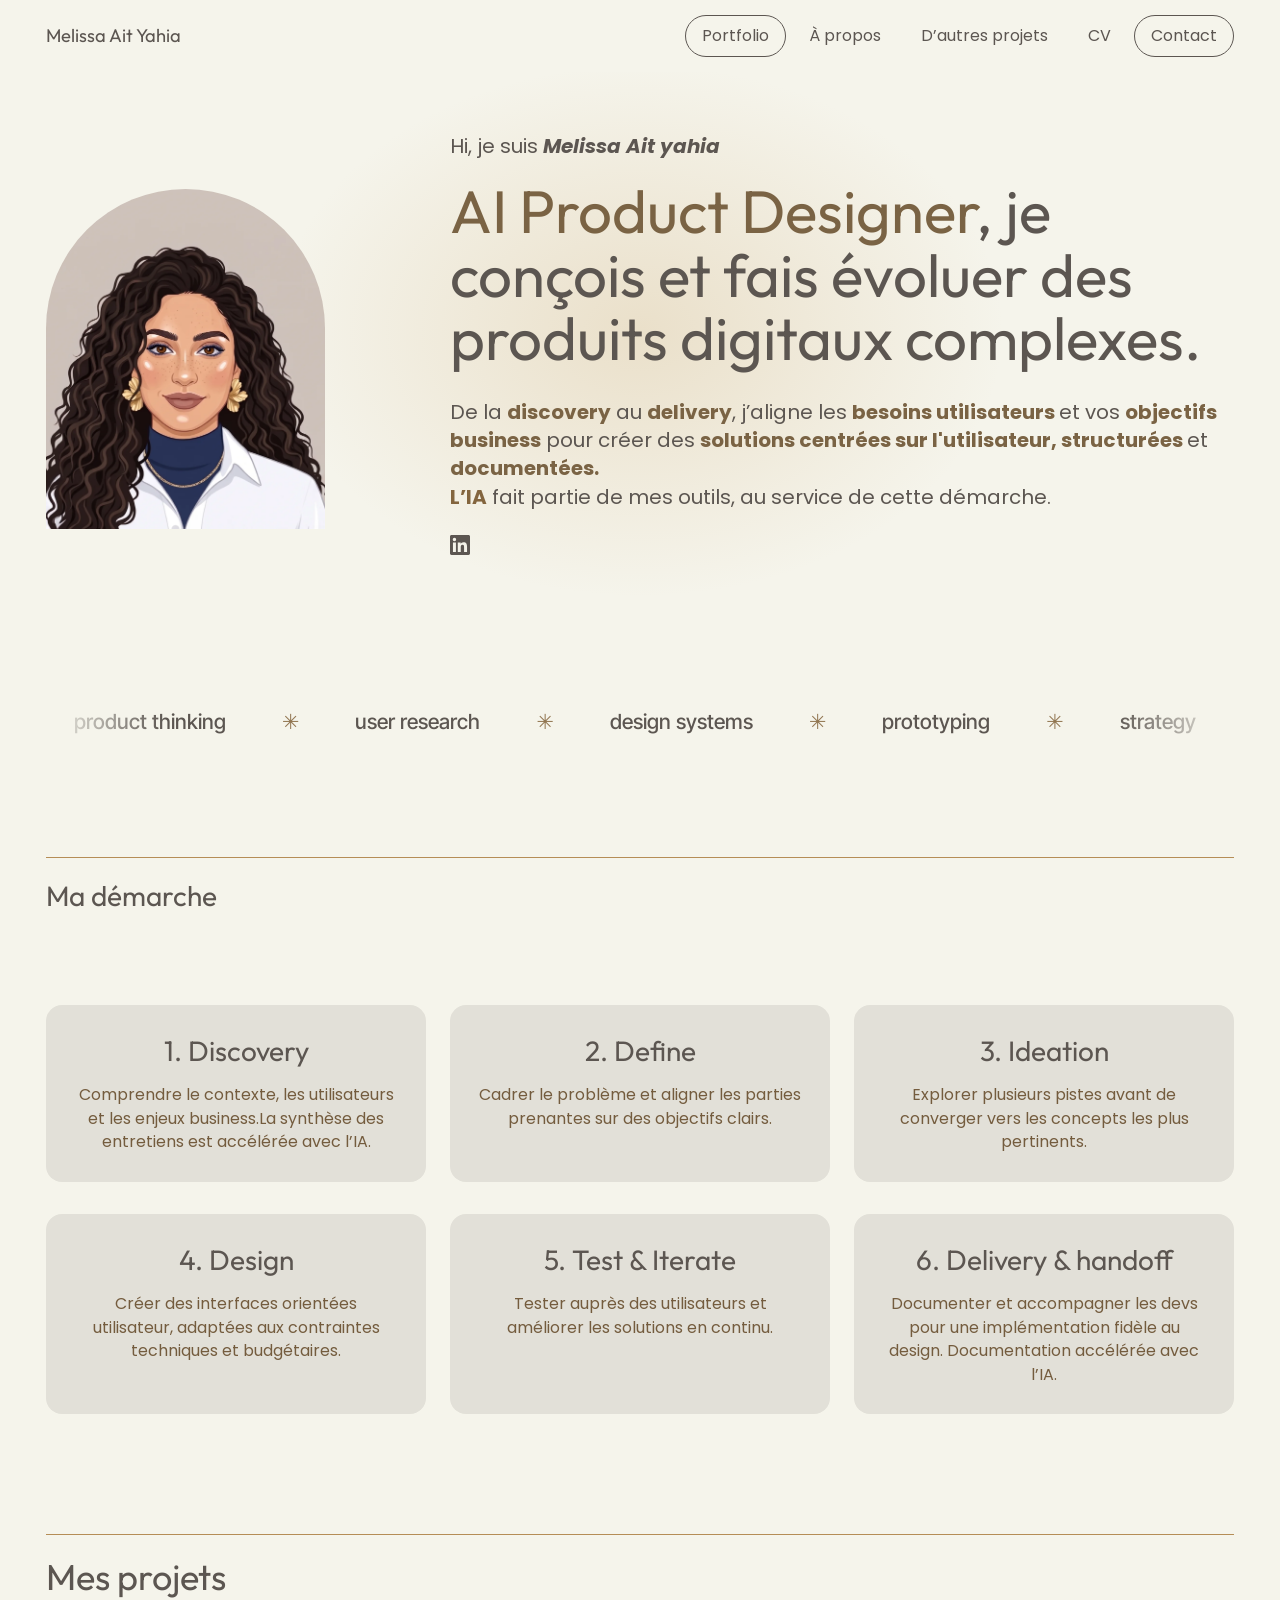
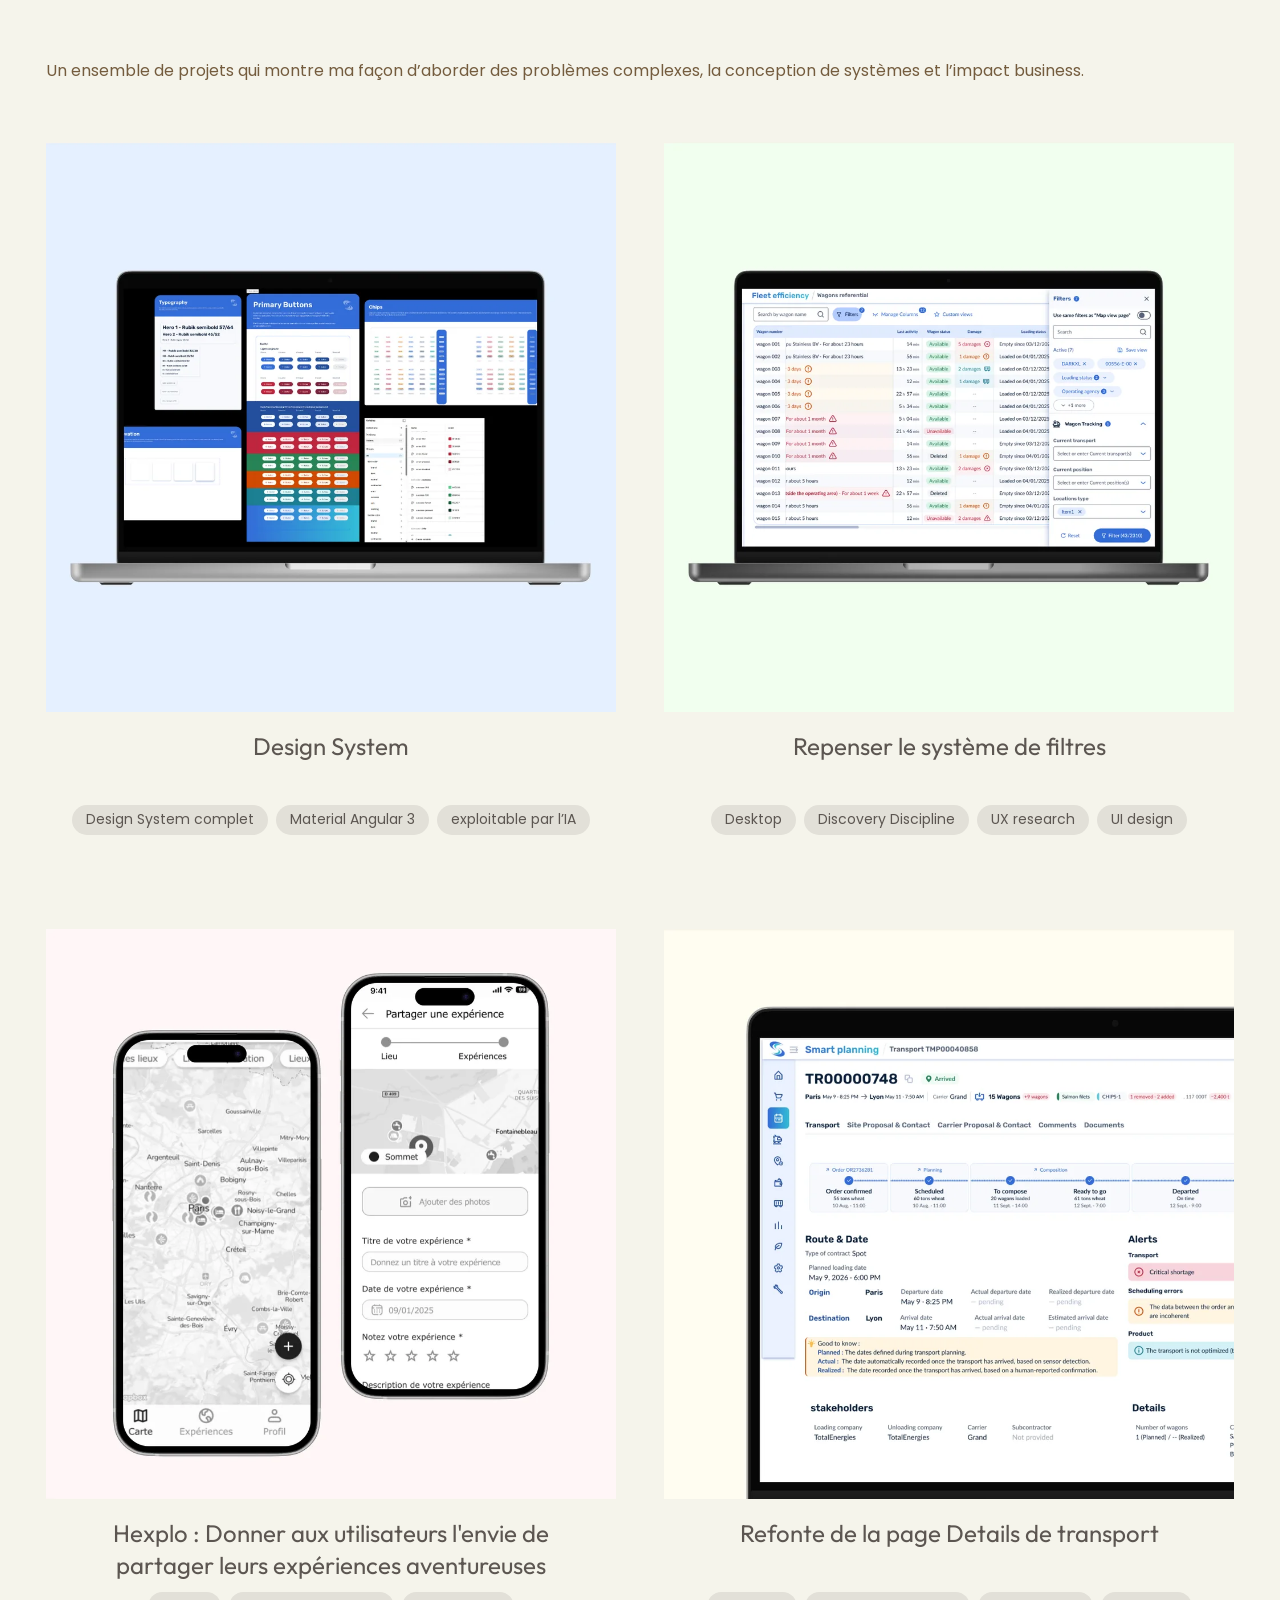
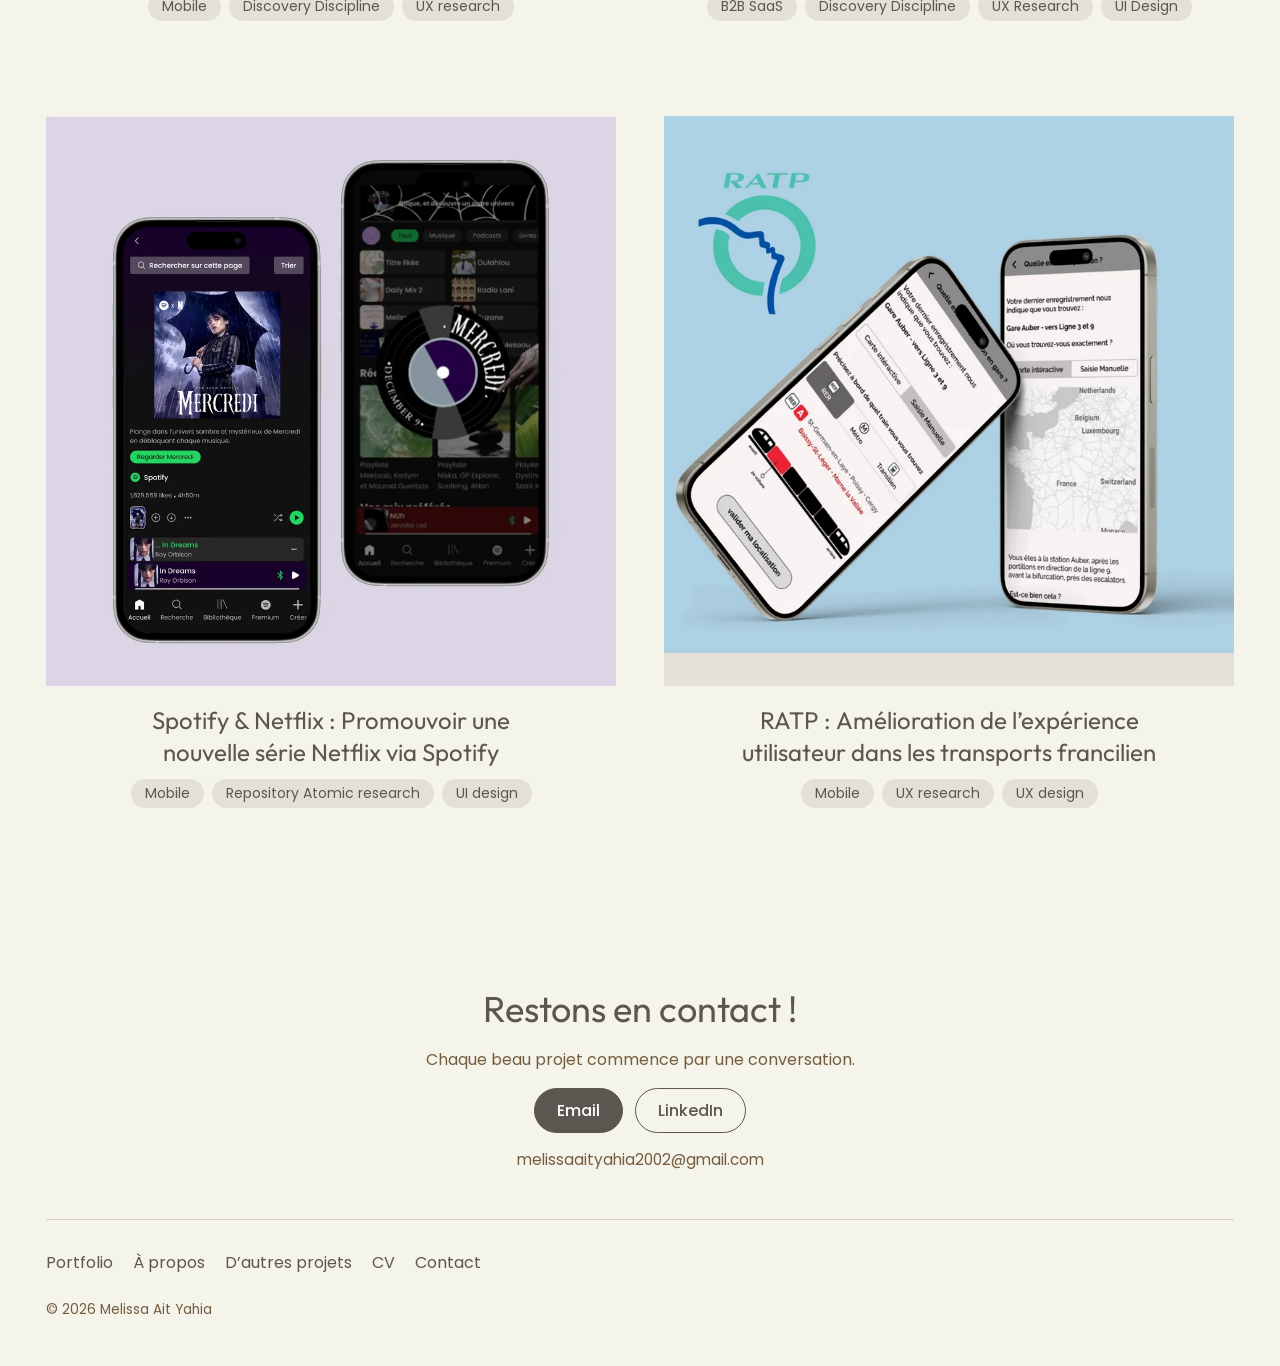
<file: index.html>
<!doctype html>
<html lang="fr">

<head>
    <meta charset="utf-8">
    <meta name="viewport" content="width=device-width, initial-scale=1">
    <title>Portfolio Melissa Ait Yahia</title>
    <meta name="description" content="Portfolio de Melissa Ait Yahia, Product Designer : produits B2B complexes, design systems, UX research et IA.">
    <meta property="og:title" content="Melissa Ait Yahia — Product Designer">
    <meta property="og:description" content="Portfolio de Melissa Ait Yahia, Product Designer : produits B2B complexes, design systems, UX research et IA.">
    <link rel="icon" href="assets/favicon.svg" type="image/svg+xml">
    <link rel="preconnect" href="https://fonts.googleapis.com">
    <link rel="preconnect" href="https://fonts.gstatic.com" crossorigin>
    <link href="https://fonts.googleapis.com/css2?family=Outfit:wght@400;700&family=Poppins:ital,wght@0,400;0,700;1,400;1,700&family=Inter+Tight:wght@500&display=swap" rel="stylesheet">
    <link rel="stylesheet" href="assets/style.css">
</head>

<body>
    <a class="skip" href="#contenu">Aller au contenu</a>

    <div id="header-placeholder"></div>

    <main id="contenu">
        <section class="sec sec--hero" id="section-1" style="--pt:60px;--pb:60px">
            <div class="wrap">
                <div class="grid grid--12">
                    <div class="col col--middle" style="--cs:1;--ce:4;">
                        <figure class="media"><img src="assets/img/home/8lDNLdC4hsCODjHI-89a1.webp" srcset="assets/img/home/8lDNLdC4hsCODjHI-89a1-sm.webp 1000w, assets/img/home/8lDNLdC4hsCODjHI-89a1.webp 1824w" sizes="(min-width: 1240px) 1188px, 100vw" width="1824" height="1414"
                                alt="Visuel du projet" loading="lazy" decoding="async"></figure>
                    </div>
                    <div class="col col--middle" style="--cs:5;--ce:13;">
                        <div class="tc tc--left">
                            <p>Hi, je suis <strong><em>Melissa Ait yahia</em></strong></p>
                            <h1><span style="color:#7A6344">AI Product Designer</span>, je conçois et fais évoluer des produits digitaux complexes.</h1>
                            <p><span style="color:#5C5651">De la </span><span style="color:#7A6344"><strong>discovery</strong></span><span style="color:#5C5651">
                                    au </span><span style="color:#7A6344"><strong>delivery</strong></span><span style="color:#5C5651">, j’aligne les </span>
                                <span style="color:#7A6344"><strong>besoins utilisateurs </strong></span><span style="color:#5C5651">et vos </span><span style="color:#7A6344"><strong>objectifs
                                        business</strong></span><span style="color:#5C5651"> pour créer des</span>
                                <span style="color:#7A6344"><strong> solutions centrées sur l'utilisateur, structurées
                                    </strong></span>
                                <span style="color:#5C5651">et </span><span style="color:#7A6344"><strong>documentées.
                                    </strong></span><br /><span style="color:#83653E"><strong>L’IA</strong></span> fait partie de mes outils, au service de cette démarche.
                            </p>
                        </div>
                        <p class="social"><a class="li-icon" href="https://www.linkedin.com/in/melissa-ait-yahia/" target="_blank" rel="noopener" aria-label="LinkedIn"><svg viewBox="0 0 24 24" width="20"
                                    height="20" aria-hidden="true">
                                    <path fill="currentColor"
                                        d="M20.45 20.45h-3.56v-5.57c0-1.33-.02-3.04-1.85-3.04-1.85 0-2.14 1.45-2.14 2.94v5.67H9.35V9h3.41v1.56h.05c.48-.9 1.64-1.85 3.37-1.85 3.6 0 4.27 2.37 4.27 5.46v6.28zM5.34 7.43a2.06 2.06 0 1 1 0-4.13 2.06 2.06 0 0 1 0 4.13zM7.12 20.45H3.56V9h3.56v11.45zM22.22 0H1.77C.79 0 0 .77 0 1.73v20.54C0 23.23.79 24 1.77 24h20.45c.98 0 1.78-.77 1.78-1.73V1.73C24 .77 23.2 0 22.22 0z" />
                                </svg></a></p>
                    </div>
                </div>
            </div>
        </section>
        <section class="sec sec--animatedtext" id="section-2" style="--pt:60px;--pb:60px">
            <div class="wrap">
                <div class="marquee" aria-label="Compétences">
                    <ul class="marquee-track">
                        <li>product thinking</li>
                        <li>user research</li>
                        <li>design systems</li>
                        <li>prototyping</li>
                        <li>strategy</li>
                        <li>Delivery</li>
                    </ul>
                    <ul class="marquee-track" aria-hidden="true">
                        <li>product thinking</li>
                        <li>user research</li>
                        <li>design systems</li>
                        <li>prototyping</li>
                        <li>strategy</li>
                        <li>Delivery</li>
                    </ul>
                </div>
            </div>
        </section>
        <section class="sec sec--dividerline" id="section-3" style="--pt:60px;--pb:60px">
            <div class="wrap">
                <div class="divider">
                    <hr>
                    <h3 class="divider-title">Ma démarche</h3>
                </div>
            </div>
        </section>
        <section class="sec sec--cards" id="section-4" style="--pt:30px;--pb:60px">
            <div class="wrap">
                <div class="grid grid--12">
                    <div class="col" style="--cs:1;--ce:5;--rs:1;">
                        <div class="card" style="background:#E2E0D8;border-radius:16px;">
                            <div class="tc tc--center">
                                <h3>1. Discovery</h3>
                                <p>Comprendre le contexte, les utilisateurs et les enjeux business.La synthèse des entretiens est accélérée avec l’IA.</p>
                            </div>
                        </div>
                    </div>
                    <div class="col" style="--cs:5;--ce:9;--rs:1;">
                        <div class="card" style="background:#E2E0D8;border-radius:16px;">
                            <div class="tc tc--center">
                                <h3>2. Define</h3>
                                <p>Cadrer le problème et aligner les parties prenantes sur des objectifs clairs.</p>
                            </div>
                        </div>
                    </div>
                    <div class="col" style="--cs:9;--ce:13;--rs:1;">
                        <div class="card" style="background:#E2E0D8;border-radius:16px;">
                            <div class="tc tc--center">
                                <h3>3. Ideation</h3>
                                <p>Explorer plusieurs pistes avant de converger vers les concepts les plus pertinents.
                                </p>
                            </div>
                        </div>
                    </div>
                    <div class="col" style="--cs:1;--ce:5;--rs:2;">
                        <div class="card" style="background:#E2E0D8;border-radius:16px;">
                            <div class="tc tc--center">
                                <h3>4. Design</h3>
                                <p>Créer des interfaces orientées utilisateur, adaptées aux contraintes techniques et budgétaires.
                                </p>
                            </div>
                        </div>
                    </div>
                    <div class="col" style="--cs:5;--ce:9;--rs:2;">
                        <div class="card" style="background:#E2E0D8;border-radius:16px;">
                            <div class="tc tc--center">
                                <h3>5. Test &amp; Iterate</h3>
                                <p>Tester auprès des utilisateurs et améliorer les solutions en continu.</p>
                            </div>
                        </div>
                    </div>
                    <div class="col" style="--cs:9;--ce:13;--rs:2;">
                        <div class="card" style="background:#E2E0D8;border-radius:16px;">
                            <div class="tc tc--center">
                                <h3>6. Delivery &amp; handoff</h3>
                                <p>Documenter et accompagner les devs pour une implémentation fidèle au design. Documentation accélérée avec l’IA.</p>
                            </div>
                        </div>
                    </div>
                </div>
            </div>
        </section>
        <section class="sec sec--dividerline" id="section-5" style="--pt:60px;--pb:60px">
            <div class="wrap">
                <div class="divider">
                    <hr>
                    <h2 class="divider-title">Mes projets</h2>
                </div>
            </div>
        </section>
        <section class="sec sec--general" id="section-6" style="--pt:0px;--pb:60px">
            <div class="wrap">
                <div class="grid grid--12">
                    <div class="col" style="--cs:1;--ce:13;">
                        <div class="tc tc--left">
                            <p>Un ensemble de projets qui montre ma façon d’aborder des problèmes complexes, la conception de systèmes et l’impact business.</p>
                        </div>
                    </div>
                </div>
            </div>
        </section>
        <section class="sec sec--projectgrid" id="section-7" style="--pt:0px;--pb:60px">
            <div class="wrap">
                <ul class="projects">
                    <li class="project">
                        <a href="design-system.html">
                            <div class="project-thumb" style="background:#E5F0FF"><img src="assets/img/thumbs/design-system.webp" srcset="assets/img/thumbs/design-system-sm.webp 1000w, assets/img/thumbs/design-system.webp 1140w" sizes="(min-width: 900px) 570px, 100vw" width="1140" height="1142" alt="Aperçu du projet Design System"
                                    loading="lazy" decoding="async"></div>
                            <h3 class="project-title"><span>Design System</span></h3>
                            <ul class="chips" aria-label="Mots-clés">
                                <li>Design System complet</li>
                                <li>Material Angular 3</li>
                                <li>exploitable par l’IA</li>
                            </ul>
                        </a>
                    </li>
                    <li class="project project--offset">
                        <a href="filtres.html">
                            <div class="project-thumb" style="background:#F2FFF0"><img src="assets/img/thumbs/filtres.webp" srcset="assets/img/thumbs/filtres-sm.webp 1000w, assets/img/thumbs/filtres.webp 1140w" sizes="(min-width: 900px) 570px, 100vw" width="1140" height="1142" alt="Aperçu du projet Repenser le système de filtres"
                                    loading="lazy" decoding="async"></div>
                            <h3 class="project-title"><span>Repenser le système de filtres</span></h3>
                            <ul class="chips" aria-label="Mots-clés">
                                <li>Desktop</li>
                                <li>Discovery Discipline</li>
                                <li>UX research</li>
                                <li>UI design</li>
                            </ul>
                        </a>
                    </li>
                    <li class="project">
                        <a href="hexplo.html">
                            <div class="project-thumb" style="background:#FFF6F6"><img src="assets/img/thumbs/hexplo.webp" srcset="assets/img/thumbs/hexplo-sm.webp 1000w, assets/img/thumbs/hexplo.webp 1140w" sizes="(min-width: 900px) 570px, 100vw" width="1140" height="1142" alt="Aperçu du projet Hexplo : Donner aux utilisateurs l&#x27;envie de partager leurs expériences aventureuses"
                                    loading="lazy" decoding="async"></div>
                            <h3 class="project-title"><span>Hexplo : Donner aux utilisateurs l&#x27;envie de partager
                                    leurs expériences aventureuses</span></h3>
                            <ul class="chips" aria-label="Mots-clés">
                                <li>Mobile</li>
                                <li>Discovery Discipline</li>
                                <li>UX research</li>
                            </ul>
                        </a>
                    </li>
                    <li class="project project--offset">
                        <a href="page-details-transport.html">
                            <div class="project-thumb" style="background:#FFFDF0"><img src="assets/img/thumbs/page-details-transport.webp" srcset="assets/img/thumbs/page-details-transport-sm.webp 1000w, assets/img/thumbs/page-details-transport.webp 1140w" sizes="(min-width: 900px) 570px, 100vw" width="1140"
                                    height="1142" alt="Aperçu du projet Refonte de la page Details de transport" loading="lazy" decoding="async"></div>
                            <h3 class="project-title"><span>Refonte de la page Details de transport</span></h3>
                            <ul class="chips" aria-label="Mots-clés">
                                <li>B2B SaaS</li>
                                <li>Discovery Discipline</li>
                                <li>UX Research</li>
                                <li>UI Design</li>
                            </ul>
                        </a>
                    </li>
                    <li class="project">
                        <a href="spotify-netflix.html">
                            <div class="project-thumb" style="background:#F5ECFF"><img src="assets/img/thumbs/spotify-netflix.webp" srcset="assets/img/thumbs/spotify-netflix-sm.webp 1000w, assets/img/thumbs/spotify-netflix.webp 1140w" sizes="(min-width: 900px) 570px, 100vw" width="1140" height="1142" alt="Aperçu du projet Spotify &amp; Netflix : Promouvoir une nouvelle série Netflix via Spotify"
                                    loading="lazy" decoding="async"></div>
                            <h3 class="project-title"><span>Spotify &amp; Netflix : Promouvoir une nouvelle série
                                    Netflix via Spotify</span></h3>
                            <ul class="chips" aria-label="Mots-clés">
                                <li>Mobile</li>
                                <li>Repository Atomic research</li>
                                <li>UI design</li>
                            </ul>
                        </a>
                    </li>
                    <li class="project project--offset">
                        <a href="ratp.html">
                            <div class="project-thumb" style="background:#E2E0D8"><img src="assets/img/thumbs/H76UIPavaiodb3ma-9eb3.webp" srcset="assets/img/thumbs/H76UIPavaiodb3ma-9eb3-sm.webp 1000w, assets/img/thumbs/H76UIPavaiodb3ma-9eb3.webp 1524w" sizes="(min-width: 900px) 570px, 100vw" width="1524"
                                    height="1201" alt="Aperçu du projet RATP : Amélioration de l’expérience utilisateur dans les transports francilien" loading="lazy" decoding="async"></div>
                            <h3 class="project-title"><span>RATP : Amélioration de l’expérience utilisateur dans les
                                    transports francilien</span></h3>
                            <ul class="chips" aria-label="Mots-clés">
                                <li>Mobile</li>
                                <li>UX research</li>
                                <li>UX design</li>
                            </ul>
                        </a>
                    </li>
                </ul>
            </div>
        </section>
    </main>
    <div id="footer-placeholder"></div>
    <a class="to-top" href="#contenu" aria-label="Revenir en haut de la page" hidden><svg viewBox="0 0 24 24" width="22"
            height="22" aria-hidden="true">
            <path d="M12 19V5M5 12l7-7 7 7" fill="none" stroke="currentColor" stroke-width="2" stroke-linecap="round"
                stroke-linejoin="round" />
        </svg></a>
    <script src="assets/site.js" defer></script>
    <script src="assets/header-footer.js" defer></script>
</body>

</html>
</file>
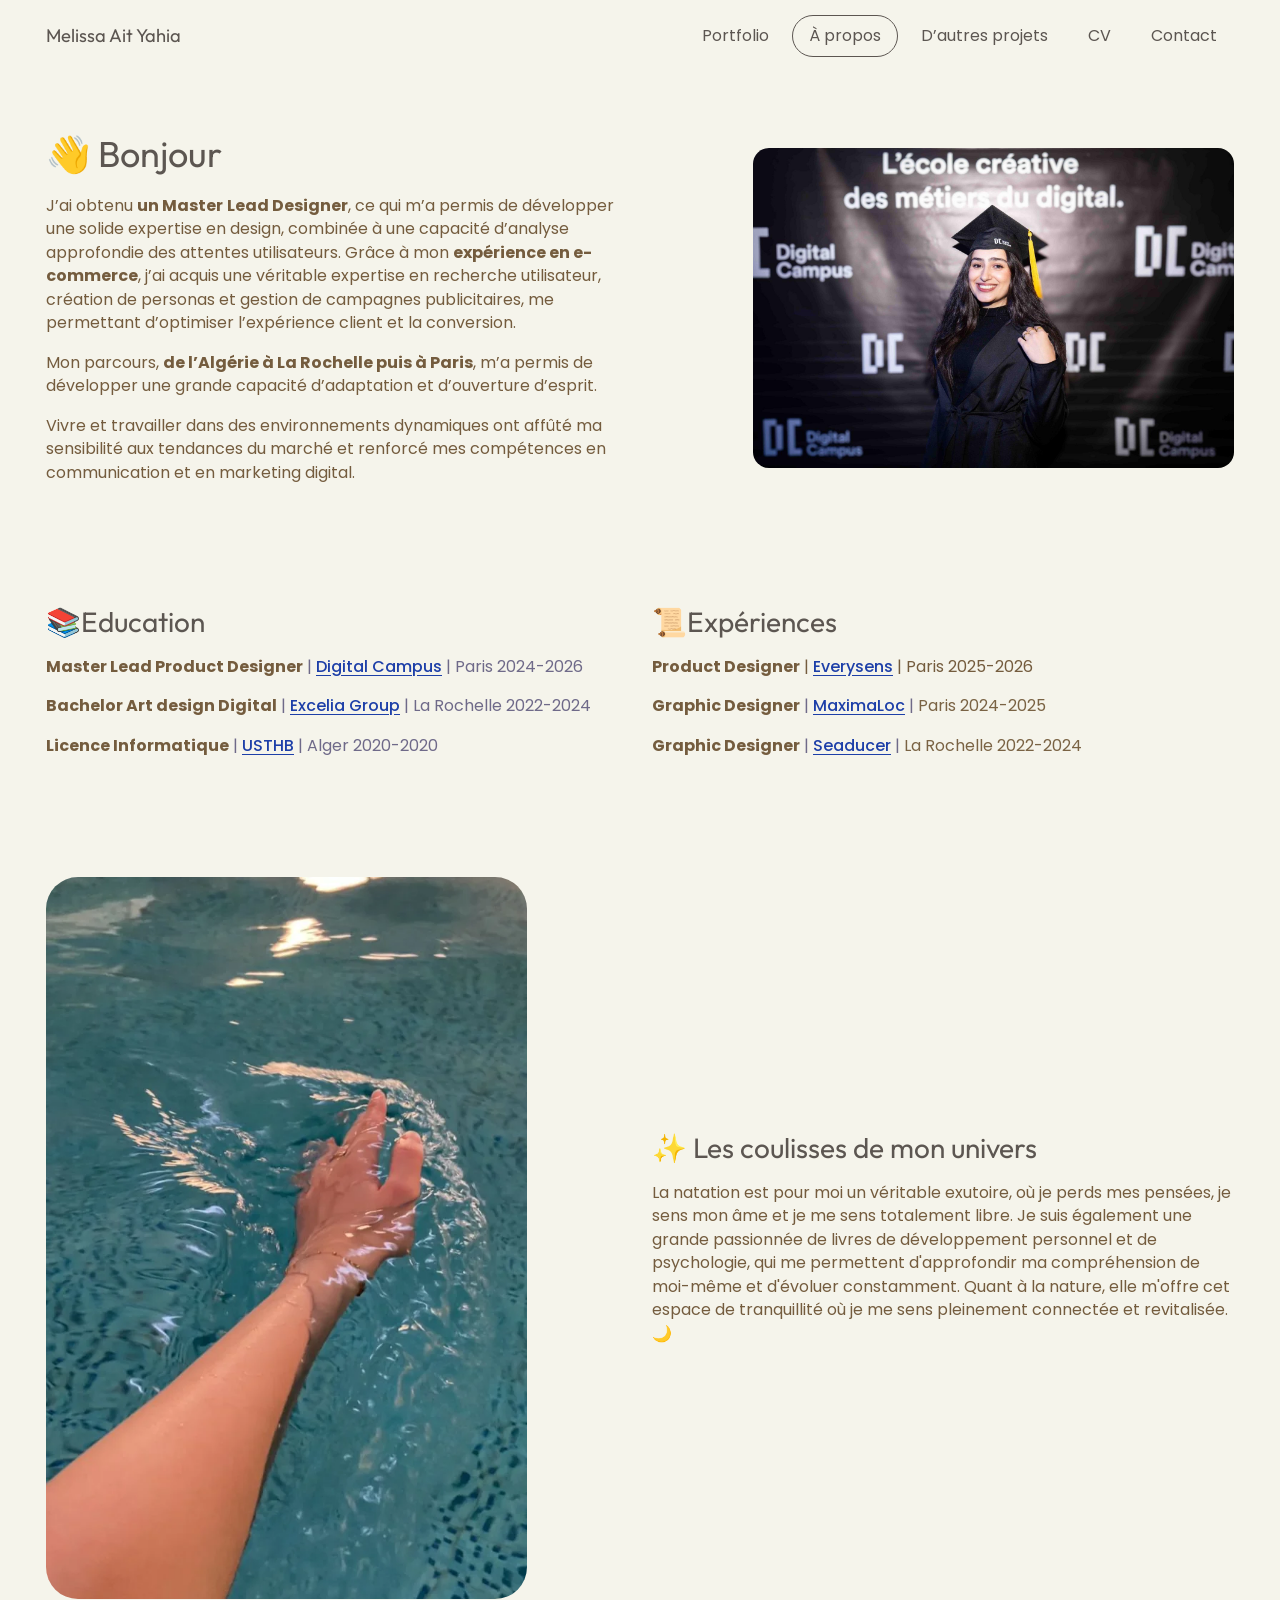
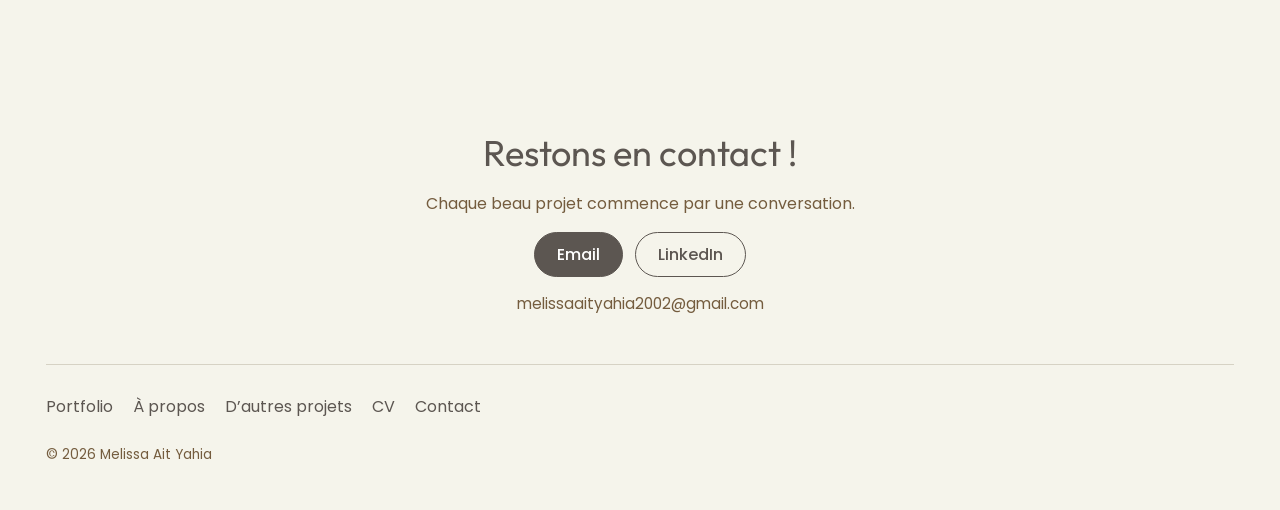
<file: a-propos.html>
<!doctype html>
<html lang="fr">

<head>
    <meta charset="utf-8">
    <meta name="viewport" content="width=device-width, initial-scale=1">
    <title>À propos — Melissa Ait Yahia</title>
    <meta name="description" content="Parcours, formation et univers de Melissa Ait Yahia, Product Designer.">
    <meta property="og:title" content="À propos — Melissa Ait Yahia">
    <meta property="og:description" content="Parcours, formation et univers de Melissa Ait Yahia, Product Designer.">
    <link rel="icon" href="assets/favicon.svg" type="image/svg+xml">
    <link rel="preconnect" href="https://fonts.googleapis.com">
    <link rel="preconnect" href="https://fonts.gstatic.com" crossorigin>
    <link href="https://fonts.googleapis.com/css2?family=Outfit:wght@400;700&family=Poppins:ital,wght@0,400;0,700;1,400;1,700&family=Inter+Tight:wght@500&display=swap" rel="stylesheet">
    <link rel="stylesheet" href="assets/style.css">
</head>

<body>
    <a class="skip" href="#contenu">Aller au contenu</a>

    <div id="header-placeholder"></div>
    <main id="contenu">
        <section class="sec sec--general" id="section-1" style="--pt:60px;--pb:60px">
            <div class="wrap">
                <div class="grid grid--12">
                    <div class="col col--middle" style="--cs:1;--ce:7;">
                        <div class="tc tc--left">
                            <h2>👋 Bonjour</h2>
                            <p>J’ai obtenu <strong>un Master</strong> <strong>Lead Designer</strong>, ce qui m’a permis de développer une solide expertise en design, combinée à une capacité d’analyse approfondie des attentes utilisateurs. Grâce à mon
                                <strong>expérience en e-commerce</strong>, j’ai acquis une véritable expertise en recherche utilisateur, création de personas et gestion de campagnes publicitaires, me permettant d’optimiser l’expérience client et la conversion.
                            </p>
                            <p>Mon parcours, <strong>de l’Algérie à La Rochelle puis à Paris</strong>, m’a permis de développer une grande capacité d’adaptation et d’ouverture d’esprit. </p>
                            <p>Vivre et travailler dans des environnements dynamiques ont affûté ma sensibilité aux tendances du marché et renforcé mes compétences en communication et en marketing digital.</p>
                        </div>
                    </div>
                    <div class="col col--middle" style="--cs:8;--ce:13;">
                        <figure class="media"><img src="assets/img/about/mely-diplomée.jpg" srcset="assets/img/about/mely-diplomée.jpg 1000w, assets/img/about/mely-diplomée.jpg 2000w" sizes="(min-width: 1240px) 1188px, 100vw" width="2000" height="2086" alt="Bonjour" loading="lazy"
                                decoding="async" style="border-radius:16px"></figure>
                    </div>
                </div>
            </div>
        </section>
        <section class="sec sec--columns" id="section-2" style="--pt:60px;--pb:60px">
            <div class="wrap">
                <div class="grid grid--12">
                    <div class="col" style="--cs:1;--ce:7;">
                        <div class="tc tc--left">
                            <h3>📚Education</h3>
                            <p><strong>Master Lead Product Designer</strong><span style="color:#6F6A89"> | </span><a href="https://www.digital-campus.fr/ecole/paris" rel="noopener" target="_blank">Digital
                  Campus</a><span style="color:#6F6A89"> | Paris 2024-2026</span></p>
                            <p><strong>Bachelor Art design Digital</strong><span style="color:#6F6A89"> | </span><a href="https://www.digital-campus.fr/ecole/paris" rel="noopener" target="_blank">Excelia Group</a><span style="color:#6F6A89"> | La Rochelle 2022-2024</span></p>
                            <p><strong>Licence Informatique</strong><span style="color:#6F6A89"> | </span><a href="https://www.digital-campus.fr/ecole/paris" rel="noopener" target="_blank">USTHB</a><span style="color:#6F6A89"> | Alger 2020-2020</span></p>
                        </div>
                    </div>
                    <div class="col" style="--cs:7;--ce:13;">
                        <div class="tc tc--left">
                            <h3>📜Expériences</h3>
                            <p><strong>Product Designer</strong> | <a href="https://www.digital-campus.fr/ecole/paris" rel="noopener" target="_blank">Everysens</a> | Paris 2025-2026</p>
                            <p><strong>Graphic Designer</strong><span style="color:#6F6A89"> | </span><a href="https://www.digital-campus.fr/ecole/paris" rel="noopener" target="_blank">MaximaLoc</a><span style="color:#6F6A89"> | </span><span style="color:#7A6344">Paris 2024-2025</span></p>
                            <p><strong>Graphic Designer</strong><span style="color:#6F6A89"> | </span><a href="https://www.digital-campus.fr/ecole/paris" rel="noopener" target="_blank">Seaducer</a><span style="color:#6F6A89"> |</span><span style="color:#7A6344"> La Rochelle 2022-2024</span></p>
                        </div>
                    </div>
                </div>
            </div>
        </section>
        <section class="sec sec--general" id="section-3" style="--pt:60px;--pb:60px">
            <div class="wrap">
                <div class="grid grid--12">
                    <div class="col col--middle" style="--cs:1;--ce:6;">
                        <figure class="media"><img src="assets/img/about/5zqVWGDqrC8O8Jfr-ea85.webp" width="674" height="1011" alt="Expériences" loading="lazy" decoding="async" style="border-radius:32px"></figure>
                    </div>
                    <div class="col col--middle" style="--cs:7;--ce:13;">
                        <div class="tc tc--left">
                            <h3>✨ Les coulisses de mon univers</h3>
                            <p>La natation est pour moi un véritable exutoire, où je perds mes pensées, je sens mon âme et je me sens totalement libre. Je suis également une grande passionnée de livres de développement personnel et de psychologie, qui me
                                permettent d'approfondir ma compréhension de moi-même et d'évoluer constamment. Quant à la nature, elle m'offre cet espace de tranquillité où je me sens pleinement connectée et revitalisée. 🌙</p>
                        </div>
                    </div>
                </div>
            </div>
        </section>
    </main>
    <div id="footer-placeholder"></div>

    <a class="to-top" href="#contenu" aria-label="Revenir en haut de la page" hidden><svg viewBox="0 0 24 24" width="22"
      height="22" aria-hidden="true">
      <path d="M12 19V5M5 12l7-7 7 7" fill="none" stroke="currentColor" stroke-width="2" stroke-linecap="round"
        stroke-linejoin="round" />
    </svg></a>
    <script src="assets/site.js" defer></script>
    <script src="assets/header-footer.js" defer></script>

</body>

</html>
</file>
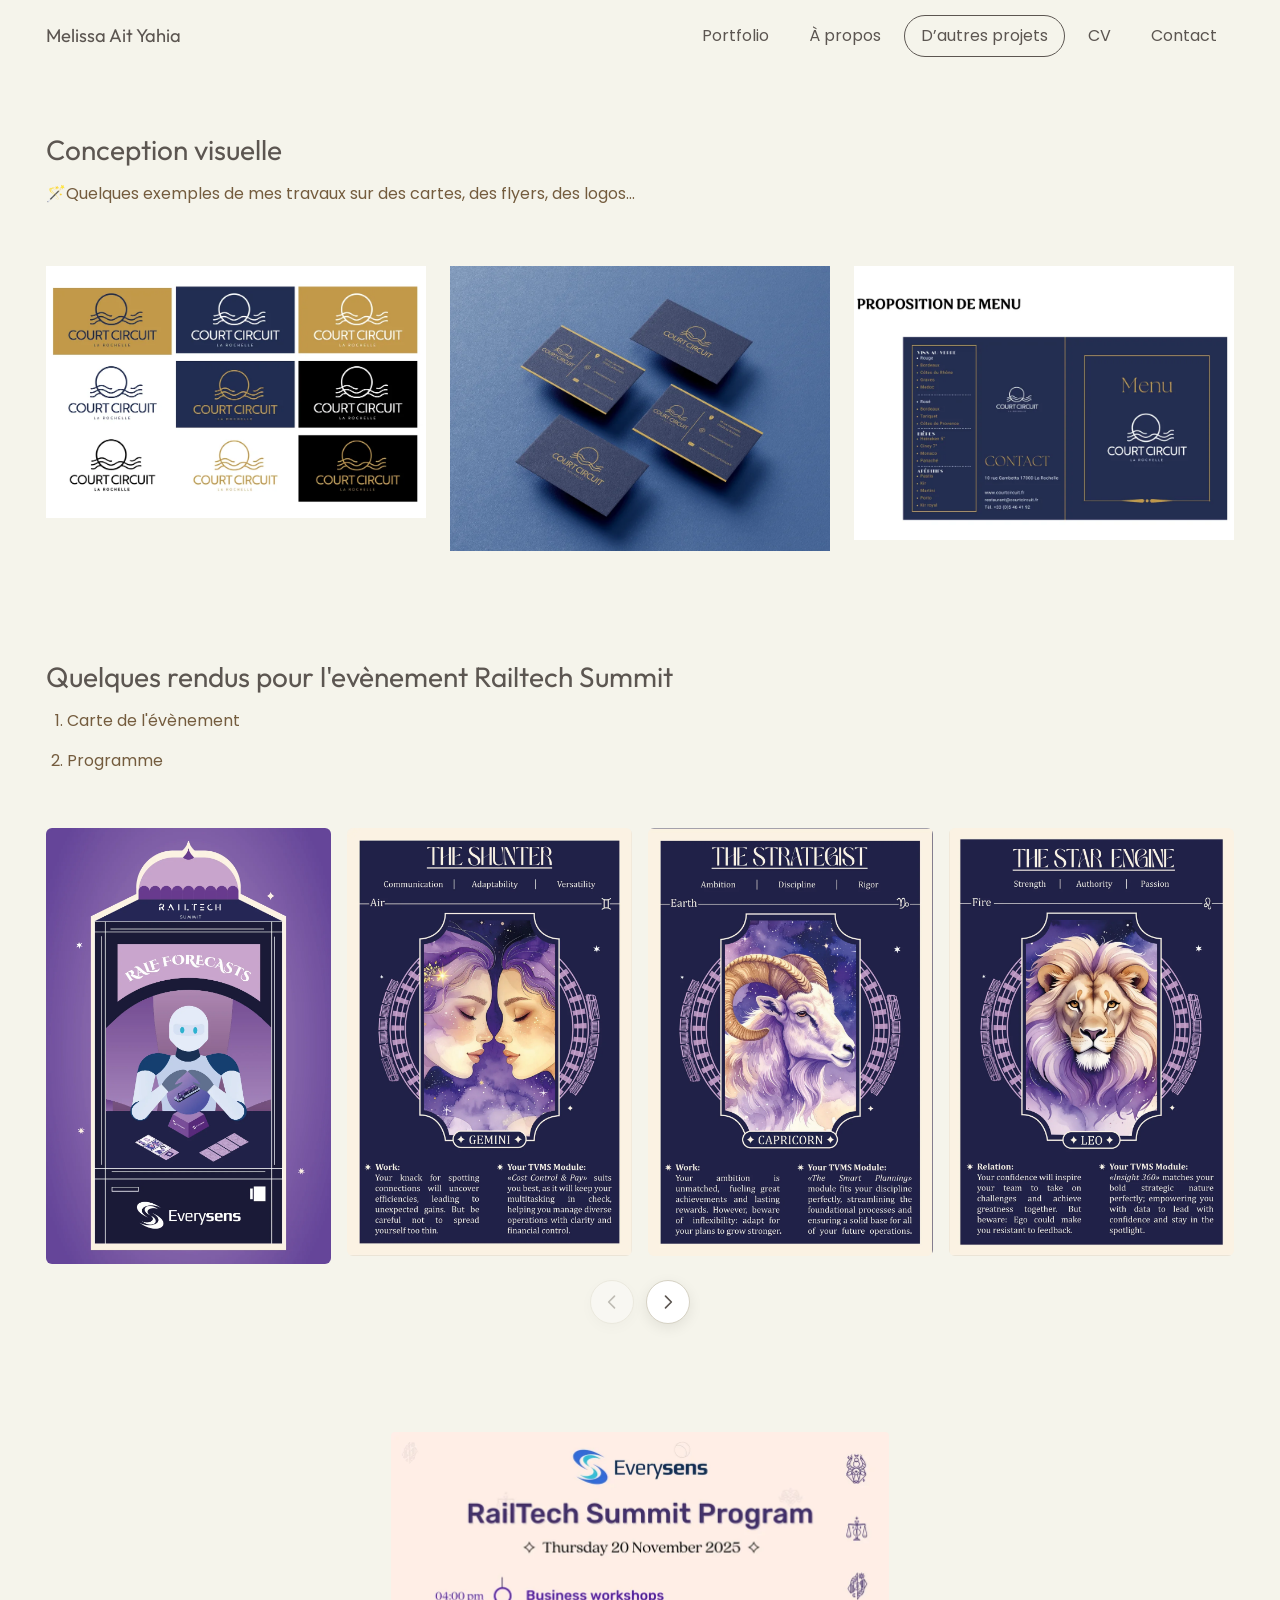
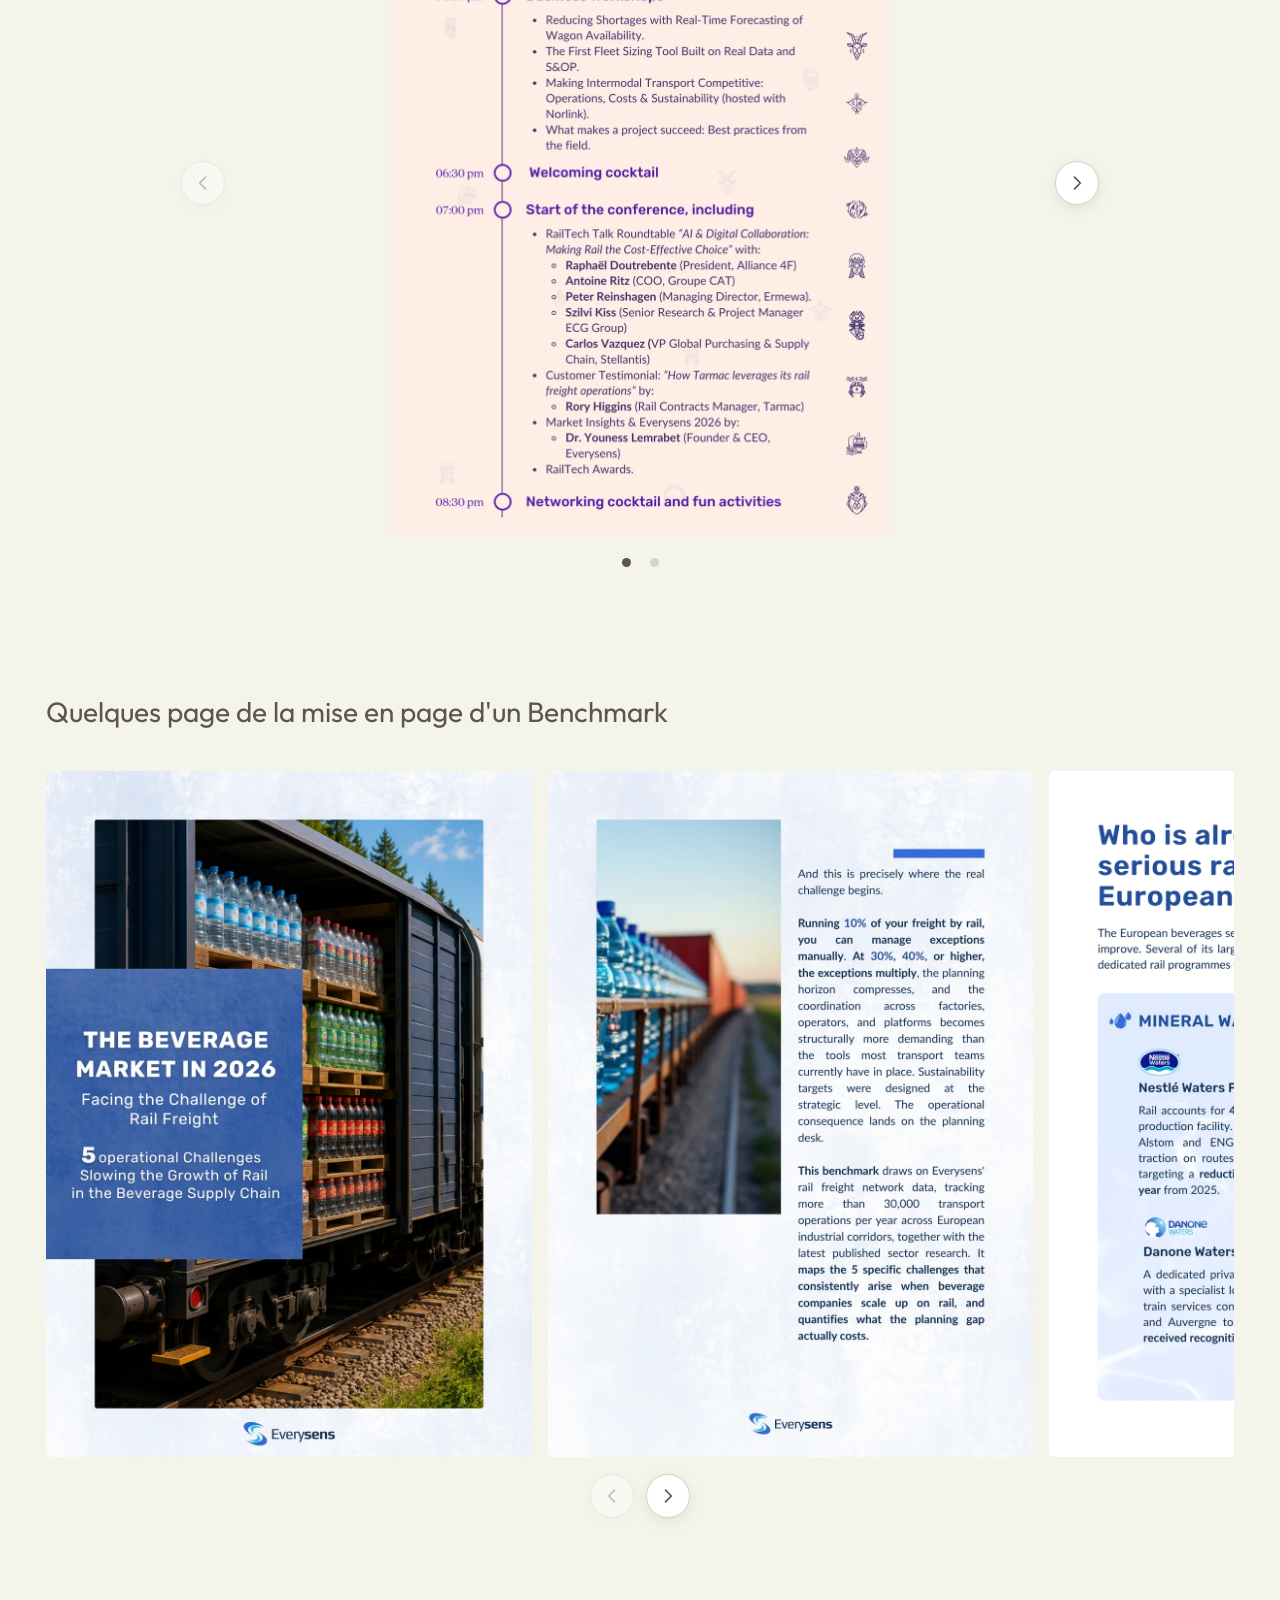
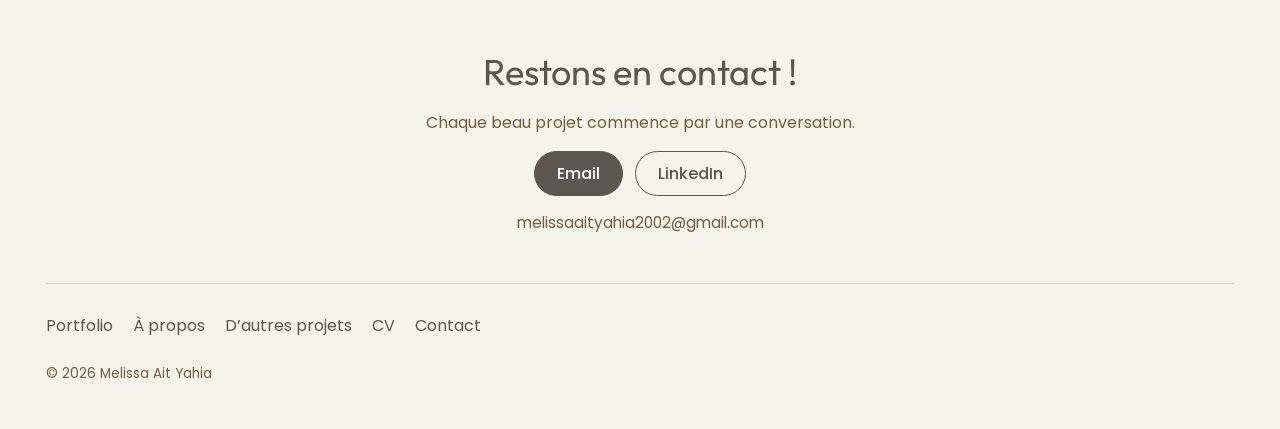
<file: autres-projets.html>
<!doctype html>
<html lang="fr">

<head>
    <meta charset="utf-8">
    <meta name="viewport" content="width=device-width, initial-scale=1">
    <title>D’autres projets — Melissa Ait Yahia</title>
    <meta name="description" content="Conception visuelle, supports pour le Railtech Summit et mise en page d’un benchmark.">
    <meta property="og:title" content="D’autres projets — Melissa Ait Yahia">
    <meta property="og:description" content="Conception visuelle, supports pour le Railtech Summit et mise en page d’un benchmark.">
    <link rel="icon" href="assets/favicon.svg" type="image/svg+xml">
    <link rel="preconnect" href="https://fonts.googleapis.com">
    <link rel="preconnect" href="https://fonts.gstatic.com" crossorigin>
    <link href="https://fonts.googleapis.com/css2?family=Outfit:wght@400;700&family=Poppins:ital,wght@0,400;0,700;1,400;1,700&family=Inter+Tight:wght@500&display=swap" rel="stylesheet">
    <link rel="stylesheet" href="assets/style.css">
</head>

<body>

    <a class="skip" href="#contenu">Aller au contenu</a>

    <div id="header-placeholder"></div>
    <main id="contenu">
        <section class="sec sec--general" id="section-1" style="--pt:60px;--pb:0px">
            <div class="wrap">
                <div class="grid grid--12">
                    <div class="col" style="--cs:1;--ce:9;">
                        <div class="tc tc--left">
                            <h3>Conception visuelle</h3>
                            <p>🪄Quelques exemples de mes travaux sur des cartes, des flyers, des logos...</p>
                        </div>
                    </div>
                </div>
            </div>
        </section>
        <section class="sec sec--gallery" id="section-2" style="--pt:60px;--pb:60px">
            <div class="wrap">
                <ul class="gallery" style="--n:3">
                    <li><img src="assets/img/autres/R3psgbXkMjhr82Co-79b9.webp" srcset="assets/img/autres/R3psgbXkMjhr82Co-79b9-sm.webp 1000w, assets/img/autres/R3psgbXkMjhr82Co-79b9.webp 2400w" sizes="(min-width: 900px) 60vw, 100vw" width="2400" height="1592"
                            alt="Conception visuelle — image 1" loading="lazy" decoding="async"></li>
                    <li><img src="assets/img/autres/p7gwlQ1u9RX6gEJX-ca1c.webp" srcset="assets/img/autres/p7gwlQ1u9RX6gEJX-ca1c-sm.webp 1000w, assets/img/autres/p7gwlQ1u9RX6gEJX-ca1c.webp 1920w" sizes="(min-width: 900px) 60vw, 100vw" width="1920" height="1440"
                            alt="Conception visuelle — image 2" loading="lazy" decoding="async"></li>
                    <li><img src="assets/img/autres/AeaUMxs5e10fpMxx-44e9.webp" srcset="assets/img/autres/AeaUMxs5e10fpMxx-44e9-sm.webp 1000w, assets/img/autres/AeaUMxs5e10fpMxx-44e9.webp 2307w" sizes="(min-width: 900px) 60vw, 100vw" width="2307" height="1662"
                            alt="Conception visuelle — image 3" loading="lazy" decoding="async"></li>
                </ul>
            </div>
        </section>
        <section class="sec sec--general" id="section-3" style="--pt:30px;--pb:40px">
            <div class="wrap">
                <div class="grid grid--12">
                    <div class="col" style="--cs:1;--ce:9;">
                        <div class="tc tc--left">
                            <h3>Quelques rendus pour l'evènement Railtech Summit</h3>
                            <ol>
                                <li>
                                    <p>Carte de l'évènement</p>
                                </li>
                                <li>
                                    <p>Programme</p>
                                </li>
                            </ol>
                        </div>
                    </div>
                </div>
            </div>
        </section>
        <section class="sec sec--gallery" id="section-4" style="--pt:0px;--pb:60px">
            <div class="wrap">
                <div class="carousel" role="region" aria-roledescription="carrousel" aria-label="Quelques rendus pour l&#x27;evènement Railtech Summit" style="--n:3">
                    <ul class="carousel-track" tabindex="0">
                        <li class="slide"><img src="assets/img/autres/railtech-carte-1.webp" width="1078" height="1649" alt="Couverture du jeu de cartes Railtech Summit « Rail Forecasts »" loading="lazy" decoding="async"></li>
                        <li class="slide"><img src="assets/img/autres/railtech-carte-2.webp" srcset="assets/img/autres/railtech-carte-2-sm.webp 1000w, assets/img/autres/railtech-carte-2.webp 1134w" sizes="(min-width: 900px) 240px, 45vw" width="1134" height="1701" alt="Carte The Shunter (Gémeaux)"
                                loading="lazy" decoding="async"></li>
                        <li class="slide"><img src="assets/img/autres/railtech-carte-3.webp" srcset="assets/img/autres/railtech-carte-3-sm.webp 1000w, assets/img/autres/railtech-carte-3.webp 1134w" sizes="(min-width: 900px) 240px, 45vw" width="1134" height="1701" alt="Carte The Strategist (Capricorne)"
                                loading="lazy" decoding="async"></li>
                        <li class="slide"><img src="assets/img/autres/railtech-carte-4.webp" srcset="assets/img/autres/railtech-carte-4-sm.webp 1000w, assets/img/autres/railtech-carte-4.webp 1134w" sizes="(min-width: 900px) 240px, 45vw" width="1134" height="1701" alt="Carte The Star Engine (Lion)"
                                loading="lazy" decoding="async"></li>
                        <li class="slide"><img src="assets/img/autres/railtech-carte-5.webp" srcset="assets/img/autres/railtech-carte-5-sm.webp 1000w, assets/img/autres/railtech-carte-5.webp 1134w" sizes="(min-width: 900px) 240px, 45vw" width="1134" height="1701" alt="Carte The Risk Navigator (Scorpion)"
                                loading="lazy" decoding="async"></li>
                    </ul>
                    <div class="carousel-nav"><button type="button" class="arrow arrow--prev" aria-label="Images précédentes"><svg viewBox="0 0 24 24" width="20" height="20" aria-hidden="true"><path d="M15 5l-7 7 7 7" fill="none" stroke="currentColor" stroke-width="2" stroke-linecap="round" stroke-linejoin="round"/></svg></button>
                        <button type="button" class="arrow arrow--next" aria-label="Images suivantes"><svg viewBox="0 0 24 24" width="20" height="20" aria-hidden="true"><path d="M9 5l7 7-7 7" fill="none" stroke="currentColor" stroke-width="2" stroke-linecap="round" stroke-linejoin="round"/></svg></button>
                    </div>
                </div>
            </div>
        </section>
        <section class="sec sec--gallery" id="section-5" style="--pt:0px;--pb:60px">
            <div class="wrap">
                <div class="slider" role="region" aria-roledescription="diaporama" aria-label="Quelques rendus pour l&#x27;evènement Railtech Summit">
                    <ul class="slider-track" tabindex="0" aria-label="Images, faire défiler horizontalement">
                        <li class="slide" aria-roledescription="diapositive" aria-label="1 sur 2"><img src="assets/img/autres/bjRjPudCx14Wwag8-83fa.webp" srcset="assets/img/autres/bjRjPudCx14Wwag8-83fa-sm.webp 1000w, assets/img/autres/bjRjPudCx14Wwag8-83fa.webp 1418w" sizes="(min-width: 900px) 60vw, 100vw" width="1418" height="2000"
                                alt="Quelques rendus pour l&#x27;evènement Railtech Summit — image 1" loading="lazy" decoding="async"></li>
                        <li class="slide" aria-roledescription="diapositive" aria-label="2 sur 2"><img src="assets/img/autres/RPK8m9slgZiKbhwd-e23f.webp" srcset="assets/img/autres/RPK8m9slgZiKbhwd-e23f-sm.webp 1000w, assets/img/autres/RPK8m9slgZiKbhwd-e23f.webp 1418w" sizes="(min-width: 900px) 60vw, 100vw" width="1418" height="2000"
                                alt="Quelques rendus pour l&#x27;evènement Railtech Summit — image 2" loading="lazy" decoding="async"></li>
                    </ul><button type="button" class="arrow arrow--prev" aria-label="Image précédente"><svg viewBox="0 0 24 24" width="20" height="20" aria-hidden="true"><path d="M15 5l-7 7 7 7" fill="none" stroke="currentColor" stroke-width="2" stroke-linecap="round" stroke-linejoin="round"/></svg></button>
                    <button type="button" class="arrow arrow--next" aria-label="Image suivante"><svg viewBox="0 0 24 24" width="20" height="20" aria-hidden="true"><path d="M9 5l7 7-7 7" fill="none" stroke="currentColor" stroke-width="2" stroke-linecap="round" stroke-linejoin="round"/></svg></button>
                    <div class="dots"><button type="button" class="dot" aria-label="Aller à l’image 1"></button><button type="button" class="dot" aria-label="Aller à l’image 2"></button></div>
                </div>
            </div>
        </section>
        <section class="sec sec--general" id="section-6" style="--pt:60px;--pb:40px">
            <div class="wrap">
                <div class="grid grid--12">
                    <div class="col" style="--cs:1;--ce:9;">
                        <div class="tc tc--left">
                            <h3>Quelques page de la mise en page d'un Benchmark</h3>
                        </div>
                    </div>
                </div>
            </div>
        </section>
        <section class="sec sec--gallery" id="section-7" style="--pt:0px;--pb:60px">
            <div class="wrap">
                <div class="carousel" role="region" aria-roledescription="carrousel" aria-label="Quelques page de la mise en page d&#x27;un Benchmark" style="--n:5">
                    <ul class="carousel-track" tabindex="0">
                        <li class="slide"><img src="assets/img/autres/67X2rgdVMg3uF2F5-2de7.webp" srcset="assets/img/autres/67X2rgdVMg3uF2F5-2de7-sm.webp 1000w, assets/img/autres/67X2rgdVMg3uF2F5-2de7.webp 1414w" sizes="(min-width: 900px) 60vw, 100vw" width="1414" height="2000"
                                alt="Quelques page de la mise en page d&#x27;un Benchmark — image 1" loading="lazy" decoding="async"></li>
                        <li class="slide"><img src="assets/img/autres/3ziTyCnRmCAY965s-f4e9.webp" srcset="assets/img/autres/3ziTyCnRmCAY965s-f4e9-sm.webp 1000w, assets/img/autres/3ziTyCnRmCAY965s-f4e9.webp 1414w" sizes="(min-width: 900px) 60vw, 100vw" width="1414" height="2000"
                                alt="Quelques page de la mise en page d&#x27;un Benchmark — image 2" loading="lazy" decoding="async"></li>
                        <li class="slide"><img src="assets/img/autres/m29F0Mg6fhQKNBgi-ce11.webp" srcset="assets/img/autres/m29F0Mg6fhQKNBgi-ce11-sm.webp 1000w, assets/img/autres/m29F0Mg6fhQKNBgi-ce11.webp 1414w" sizes="(min-width: 900px) 60vw, 100vw" width="1414" height="2000"
                                alt="Quelques page de la mise en page d&#x27;un Benchmark — image 3" loading="lazy" decoding="async"></li>
                        <li class="slide"><img src="assets/img/autres/Gv7SDpotWn8h6l3H-3289.webp" srcset="assets/img/autres/Gv7SDpotWn8h6l3H-3289-sm.webp 1000w, assets/img/autres/Gv7SDpotWn8h6l3H-3289.webp 1414w" sizes="(min-width: 900px) 60vw, 100vw" width="1414" height="2000"
                                alt="Quelques page de la mise en page d&#x27;un Benchmark — image 4" loading="lazy" decoding="async"></li>
                        <li class="slide"><img src="assets/img/autres/7NdCSVmUXa2EMz5N-e6fe.webp" srcset="assets/img/autres/7NdCSVmUXa2EMz5N-e6fe-sm.webp 1000w, assets/img/autres/7NdCSVmUXa2EMz5N-e6fe.webp 1414w" sizes="(min-width: 900px) 60vw, 100vw" width="1414" height="2000"
                                alt="Quelques page de la mise en page d&#x27;un Benchmark — image 5" loading="lazy" decoding="async"></li>
                        <li class="slide"><img src="assets/img/autres/7tjQSsuwQI9eLeMI-2d0c.webp" srcset="assets/img/autres/7tjQSsuwQI9eLeMI-2d0c-sm.webp 1000w, assets/img/autres/7tjQSsuwQI9eLeMI-2d0c.webp 1414w" sizes="(min-width: 900px) 60vw, 100vw" width="1414" height="2000"
                                alt="Quelques page de la mise en page d&#x27;un Benchmark — image 6" loading="lazy" decoding="async"></li>
                        <li class="slide"><img src="assets/img/autres/Llyi7vVV3TOajfjt-fc0c.webp" srcset="assets/img/autres/Llyi7vVV3TOajfjt-fc0c-sm.webp 1000w, assets/img/autres/Llyi7vVV3TOajfjt-fc0c.webp 1414w" sizes="(min-width: 900px) 60vw, 100vw" width="1414" height="2000"
                                alt="Quelques page de la mise en page d&#x27;un Benchmark — image 7" loading="lazy" decoding="async"></li>
                        <li class="slide"><img src="assets/img/autres/67X2rgdVMg3uF2F5-2de7.webp" srcset="assets/img/autres/67X2rgdVMg3uF2F5-2de7-sm.webp 1000w, assets/img/autres/67X2rgdVMg3uF2F5-2de7.webp 1414w" sizes="(min-width: 900px) 60vw, 100vw" width="1414" height="2000"
                                alt="Quelques page de la mise en page d&#x27;un Benchmark — image 8" loading="lazy" decoding="async"></li>
                        <li class="slide"><img src="assets/img/autres/3ziTyCnRmCAY965s-f4e9.webp" srcset="assets/img/autres/3ziTyCnRmCAY965s-f4e9-sm.webp 1000w, assets/img/autres/3ziTyCnRmCAY965s-f4e9.webp 1414w" sizes="(min-width: 900px) 60vw, 100vw" width="1414" height="2000"
                                alt="Quelques page de la mise en page d&#x27;un Benchmark — image 9" loading="lazy" decoding="async"></li>
                        <li class="slide"><img src="assets/img/autres/m29F0Mg6fhQKNBgi-ce11.webp" srcset="assets/img/autres/m29F0Mg6fhQKNBgi-ce11-sm.webp 1000w, assets/img/autres/m29F0Mg6fhQKNBgi-ce11.webp 1414w" sizes="(min-width: 900px) 60vw, 100vw" width="1414" height="2000"
                                alt="Quelques page de la mise en page d&#x27;un Benchmark — image 10" loading="lazy" decoding="async"></li>
                        <li class="slide"><img src="assets/img/autres/Gv7SDpotWn8h6l3H-3289.webp" srcset="assets/img/autres/Gv7SDpotWn8h6l3H-3289-sm.webp 1000w, assets/img/autres/Gv7SDpotWn8h6l3H-3289.webp 1414w" sizes="(min-width: 900px) 60vw, 100vw" width="1414" height="2000"
                                alt="Quelques page de la mise en page d&#x27;un Benchmark — image 11" loading="lazy" decoding="async"></li>
                        <li class="slide"><img src="assets/img/autres/7NdCSVmUXa2EMz5N-e6fe.webp" srcset="assets/img/autres/7NdCSVmUXa2EMz5N-e6fe-sm.webp 1000w, assets/img/autres/7NdCSVmUXa2EMz5N-e6fe.webp 1414w" sizes="(min-width: 900px) 60vw, 100vw" width="1414" height="2000"
                                alt="Quelques page de la mise en page d&#x27;un Benchmark — image 12" loading="lazy" decoding="async"></li>
                        <li class="slide"><img src="assets/img/autres/7tjQSsuwQI9eLeMI-2d0c.webp" srcset="assets/img/autres/7tjQSsuwQI9eLeMI-2d0c-sm.webp 1000w, assets/img/autres/7tjQSsuwQI9eLeMI-2d0c.webp 1414w" sizes="(min-width: 900px) 60vw, 100vw" width="1414" height="2000"
                                alt="Quelques page de la mise en page d&#x27;un Benchmark — image 13" loading="lazy" decoding="async"></li>
                        <li class="slide"><img src="assets/img/autres/Llyi7vVV3TOajfjt-fc0c.webp" srcset="assets/img/autres/Llyi7vVV3TOajfjt-fc0c-sm.webp 1000w, assets/img/autres/Llyi7vVV3TOajfjt-fc0c.webp 1414w" sizes="(min-width: 900px) 60vw, 100vw" width="1414" height="2000"
                                alt="Quelques page de la mise en page d&#x27;un Benchmark — image 14" loading="lazy" decoding="async"></li>
                    </ul>
                    <div class="carousel-nav"><button type="button" class="arrow arrow--prev" aria-label="Images précédentes"><svg viewBox="0 0 24 24" width="20" height="20" aria-hidden="true"><path d="M15 5l-7 7 7 7" fill="none" stroke="currentColor" stroke-width="2" stroke-linecap="round" stroke-linejoin="round"/></svg></button>
                        <button type="button" class="arrow arrow--next" aria-label="Images suivantes"><svg viewBox="0 0 24 24" width="20" height="20" aria-hidden="true"><path d="M9 5l7 7-7 7" fill="none" stroke="currentColor" stroke-width="2" stroke-linecap="round" stroke-linejoin="round"/></svg></button>
                    </div>
                </div>
            </div>
        </section>
    </main>
    <div id="footer-placeholder"></div>

    <a class="to-top" href="#contenu" aria-label="Revenir en haut de la page" hidden><svg viewBox="0 0 24 24" width="22" height="22" aria-hidden="true"><path d="M12 19V5M5 12l7-7 7 7" fill="none" stroke="currentColor" stroke-width="2" stroke-linecap="round" stroke-linejoin="round"/></svg></a>
    <script src="assets/site.js" defer></script>
    <script src="assets/header-footer.js" defer></script>

</body>

</html>
</file>
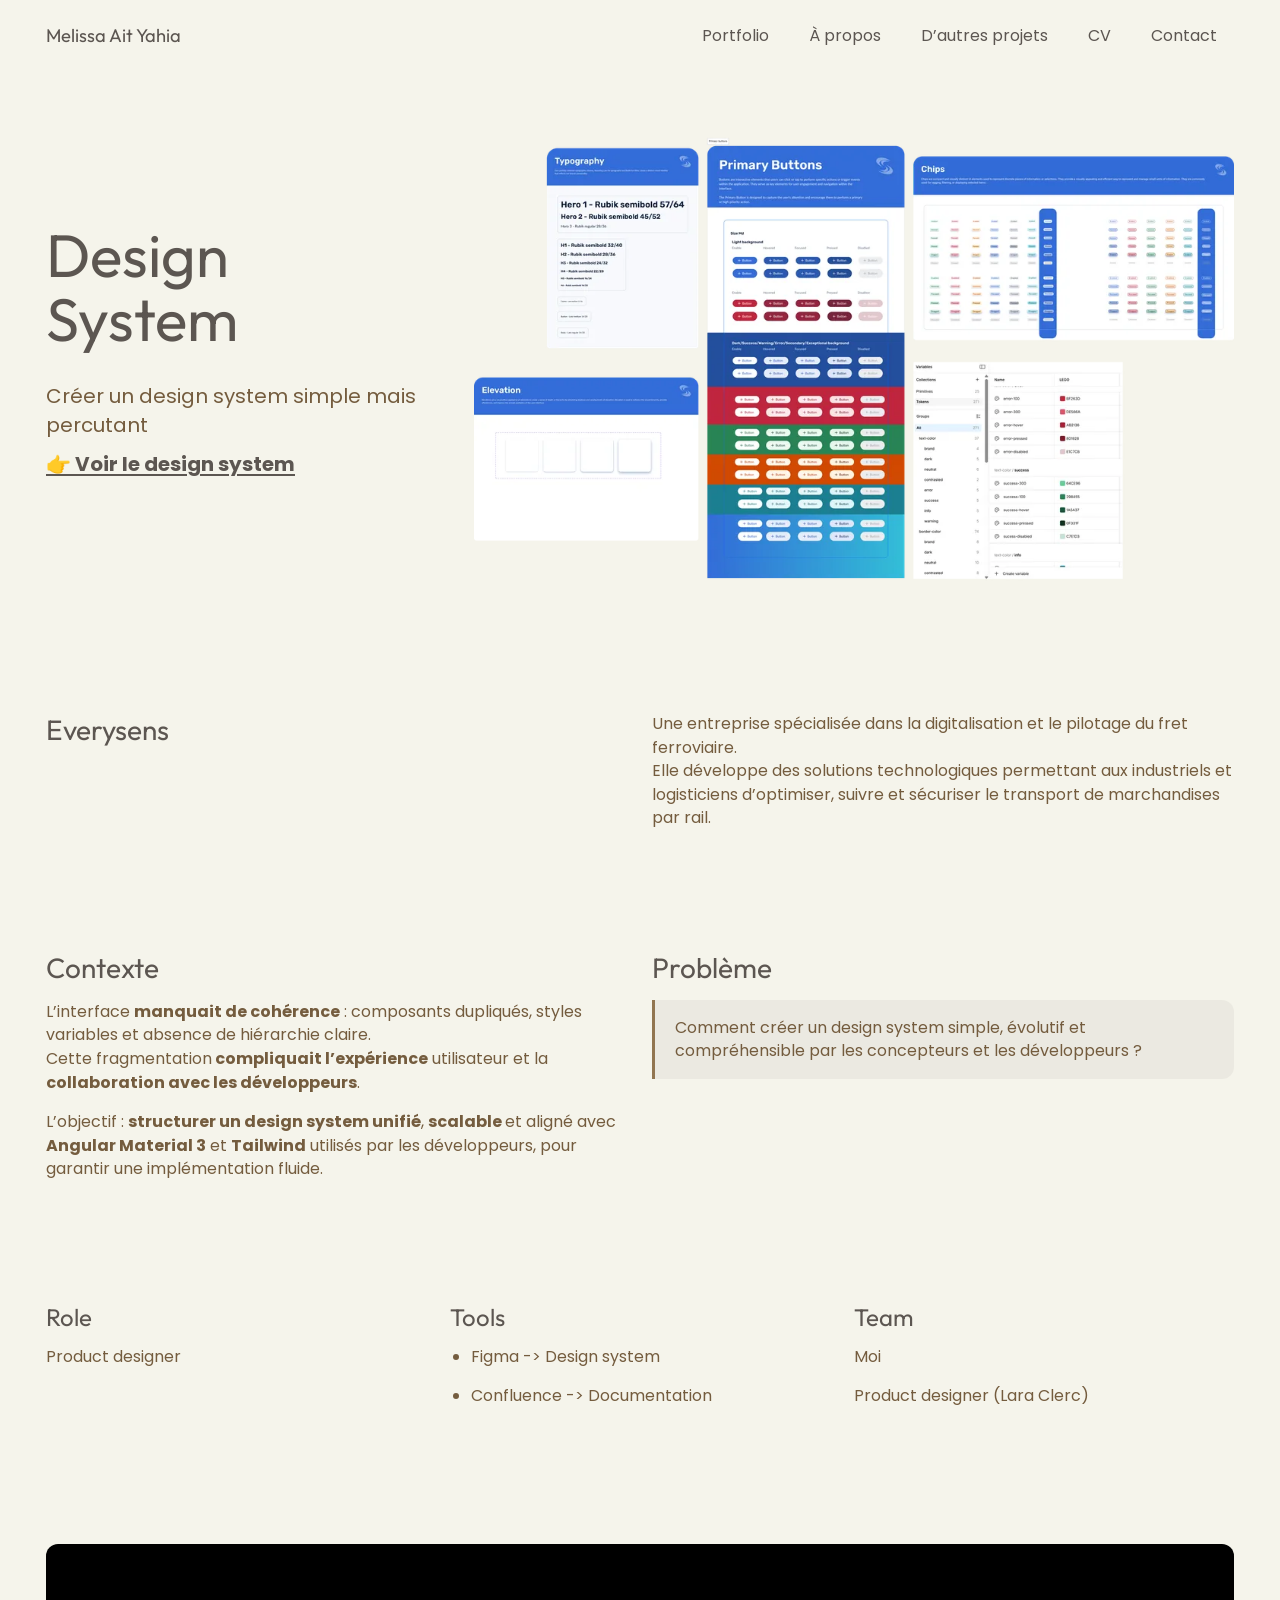
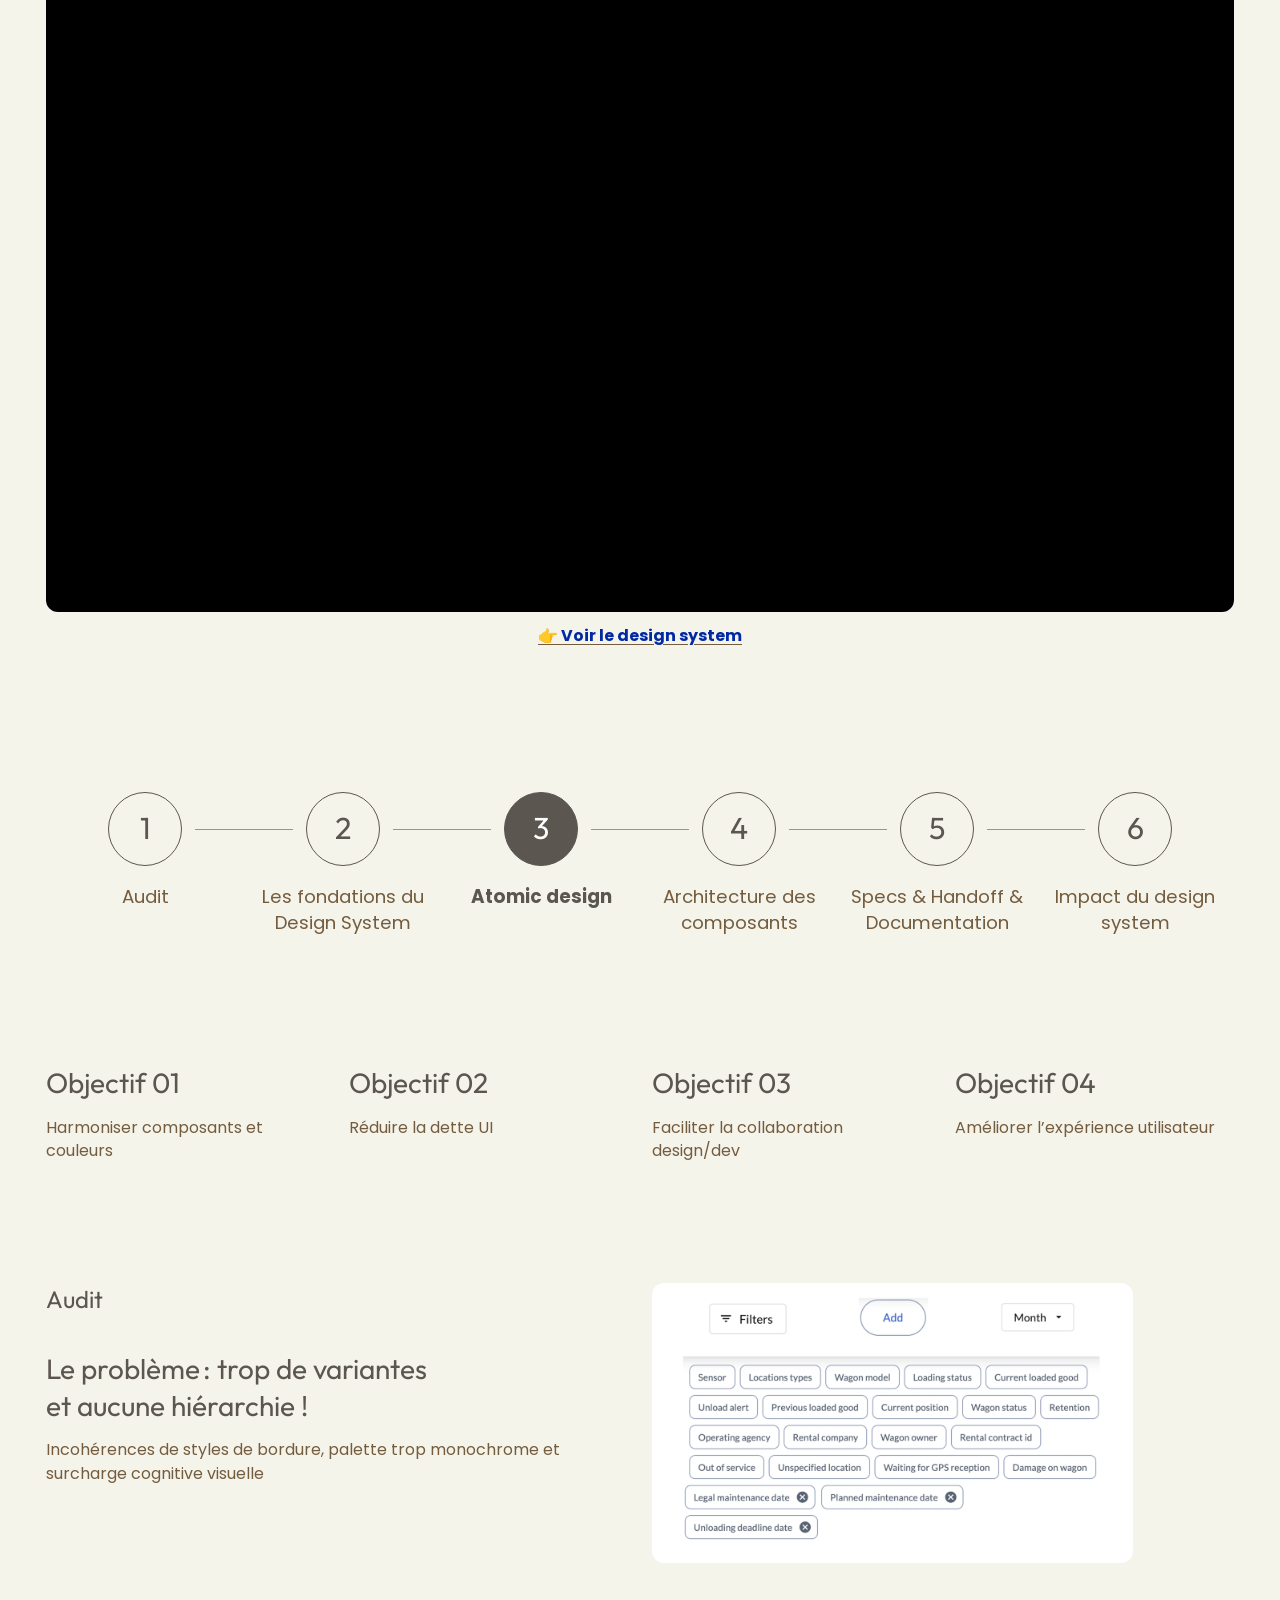
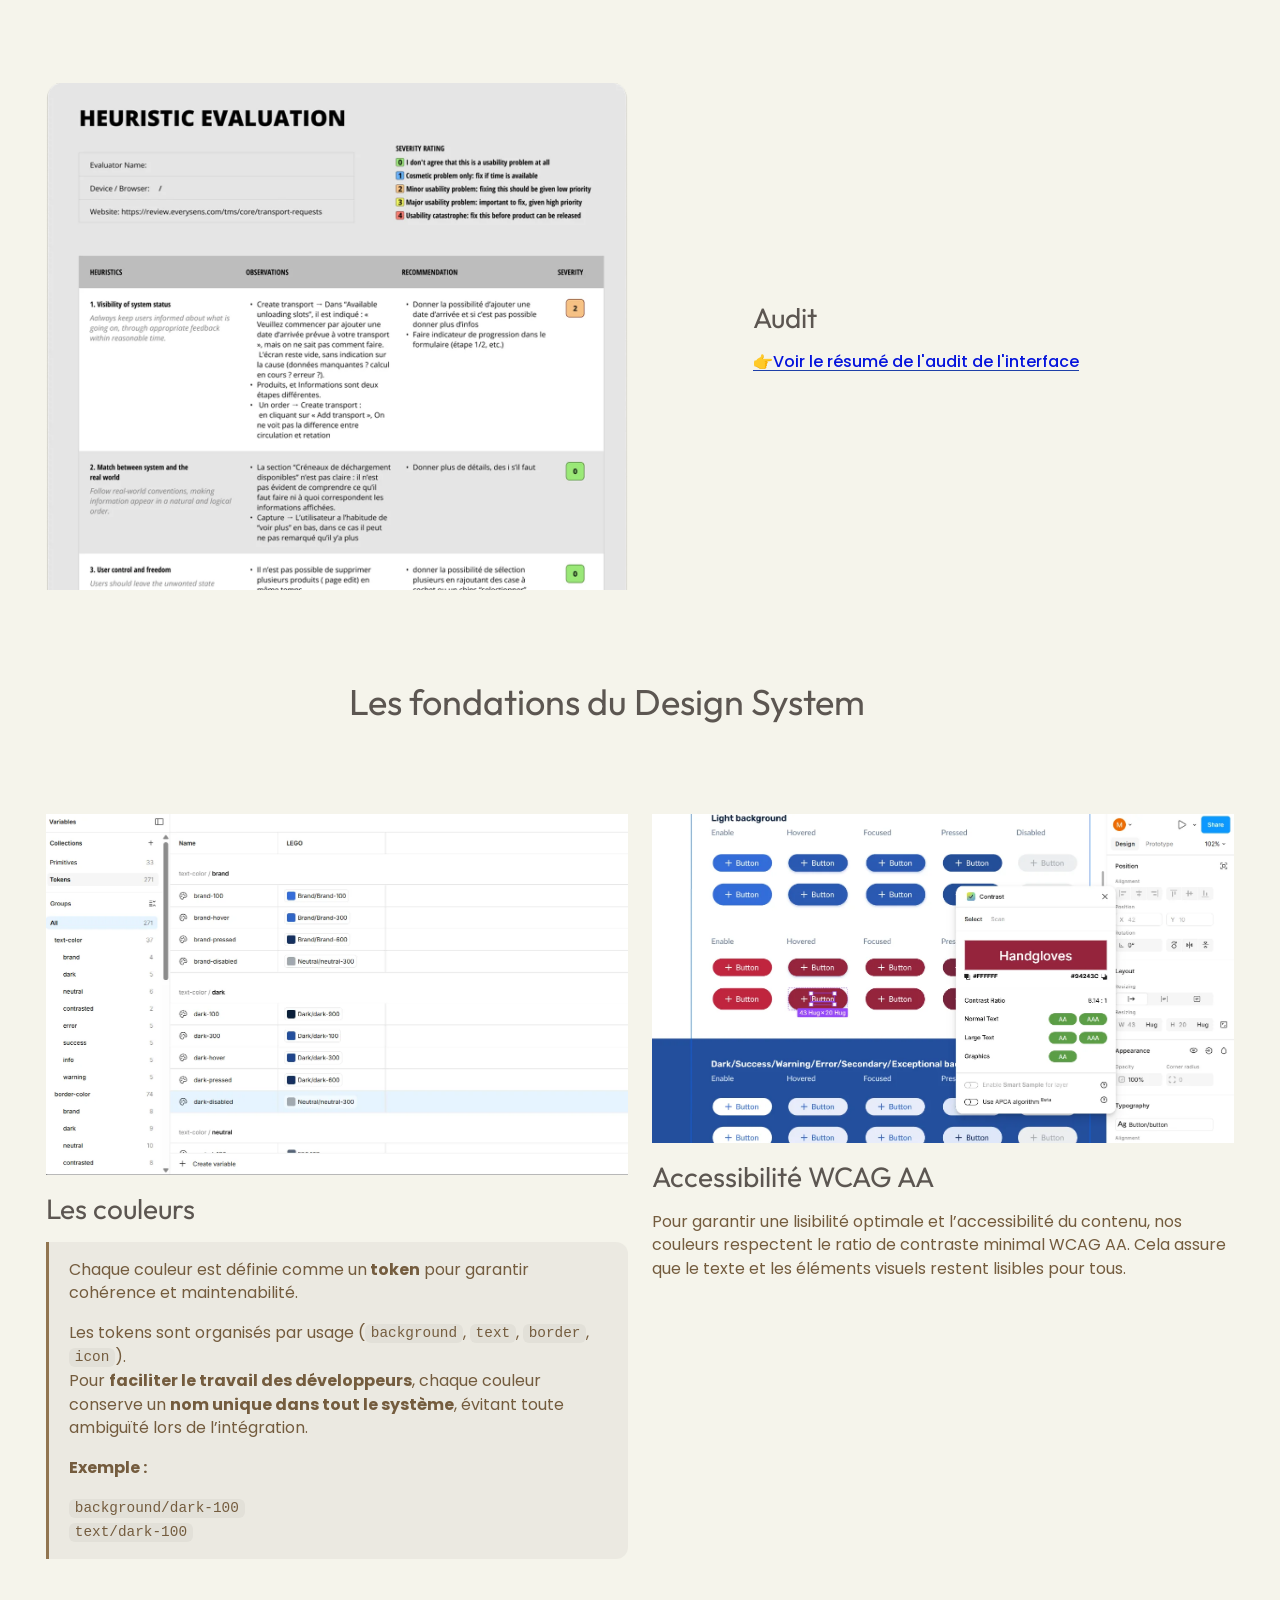
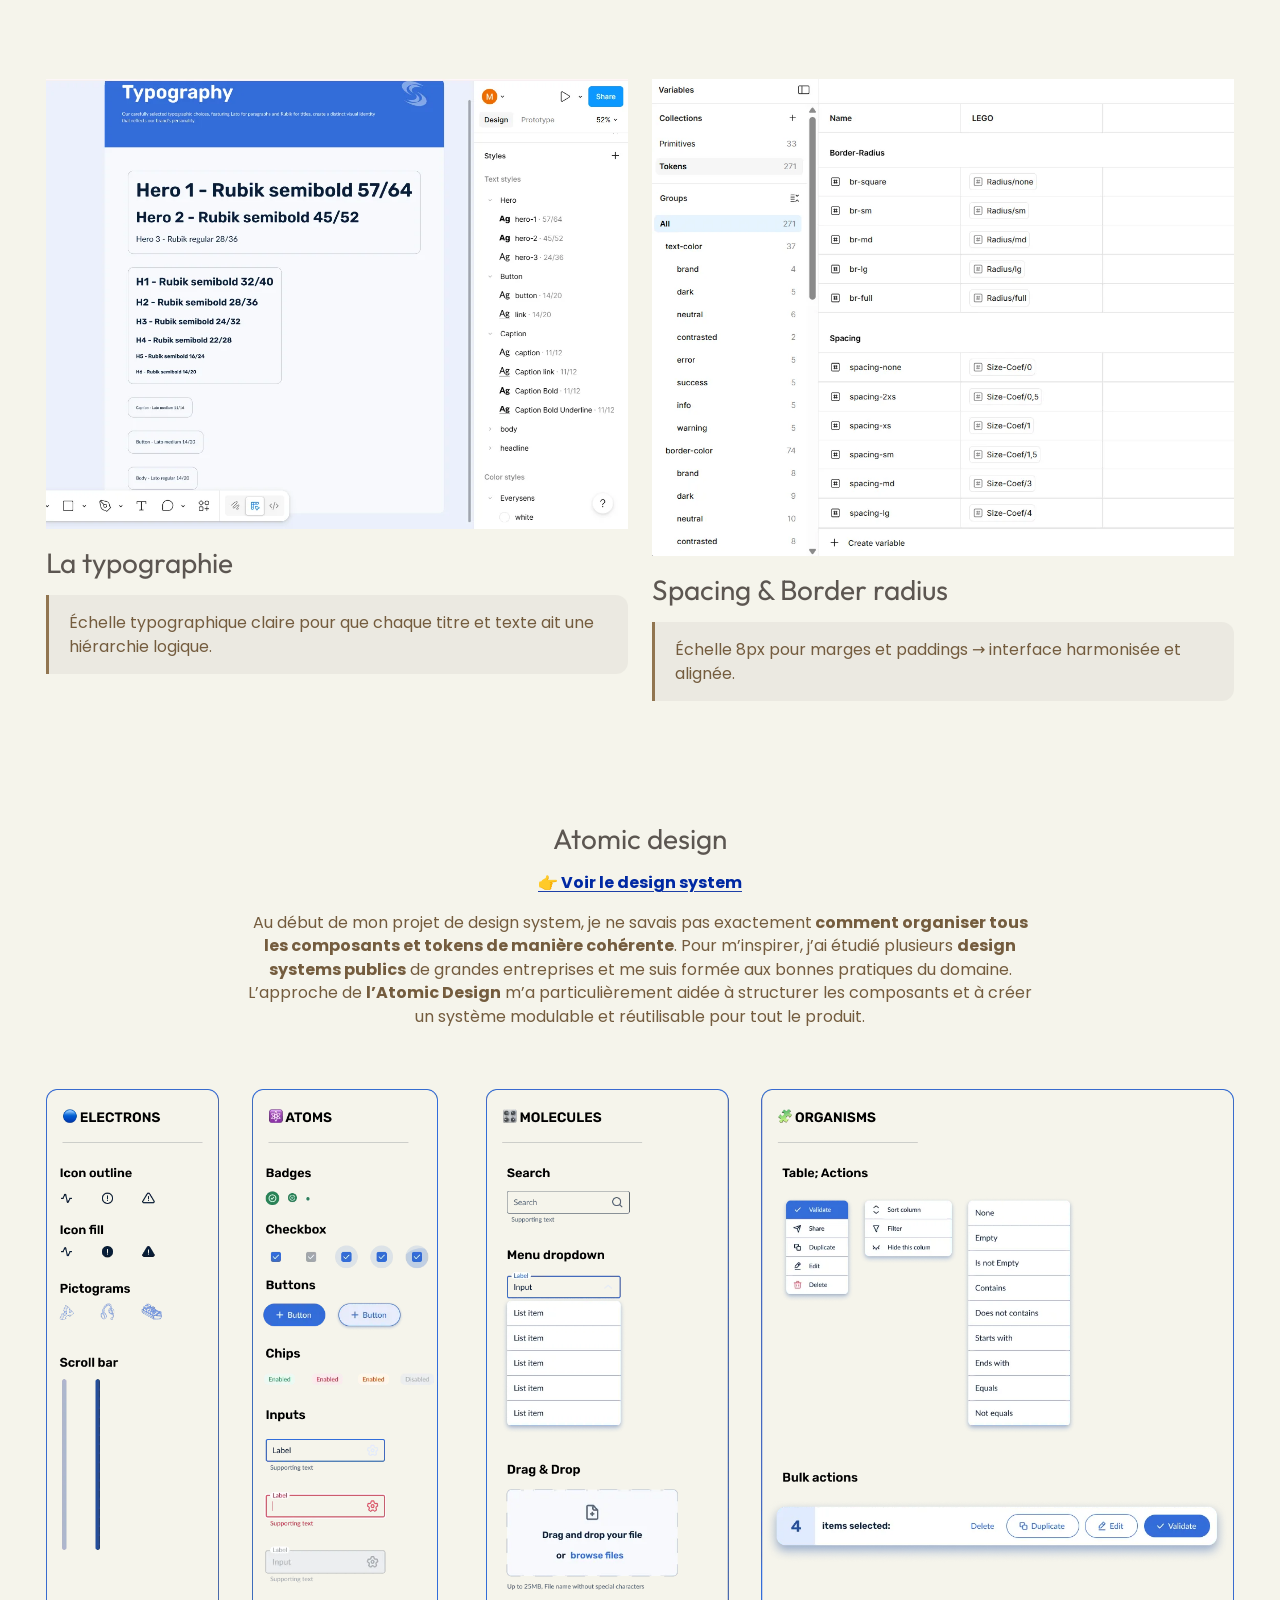
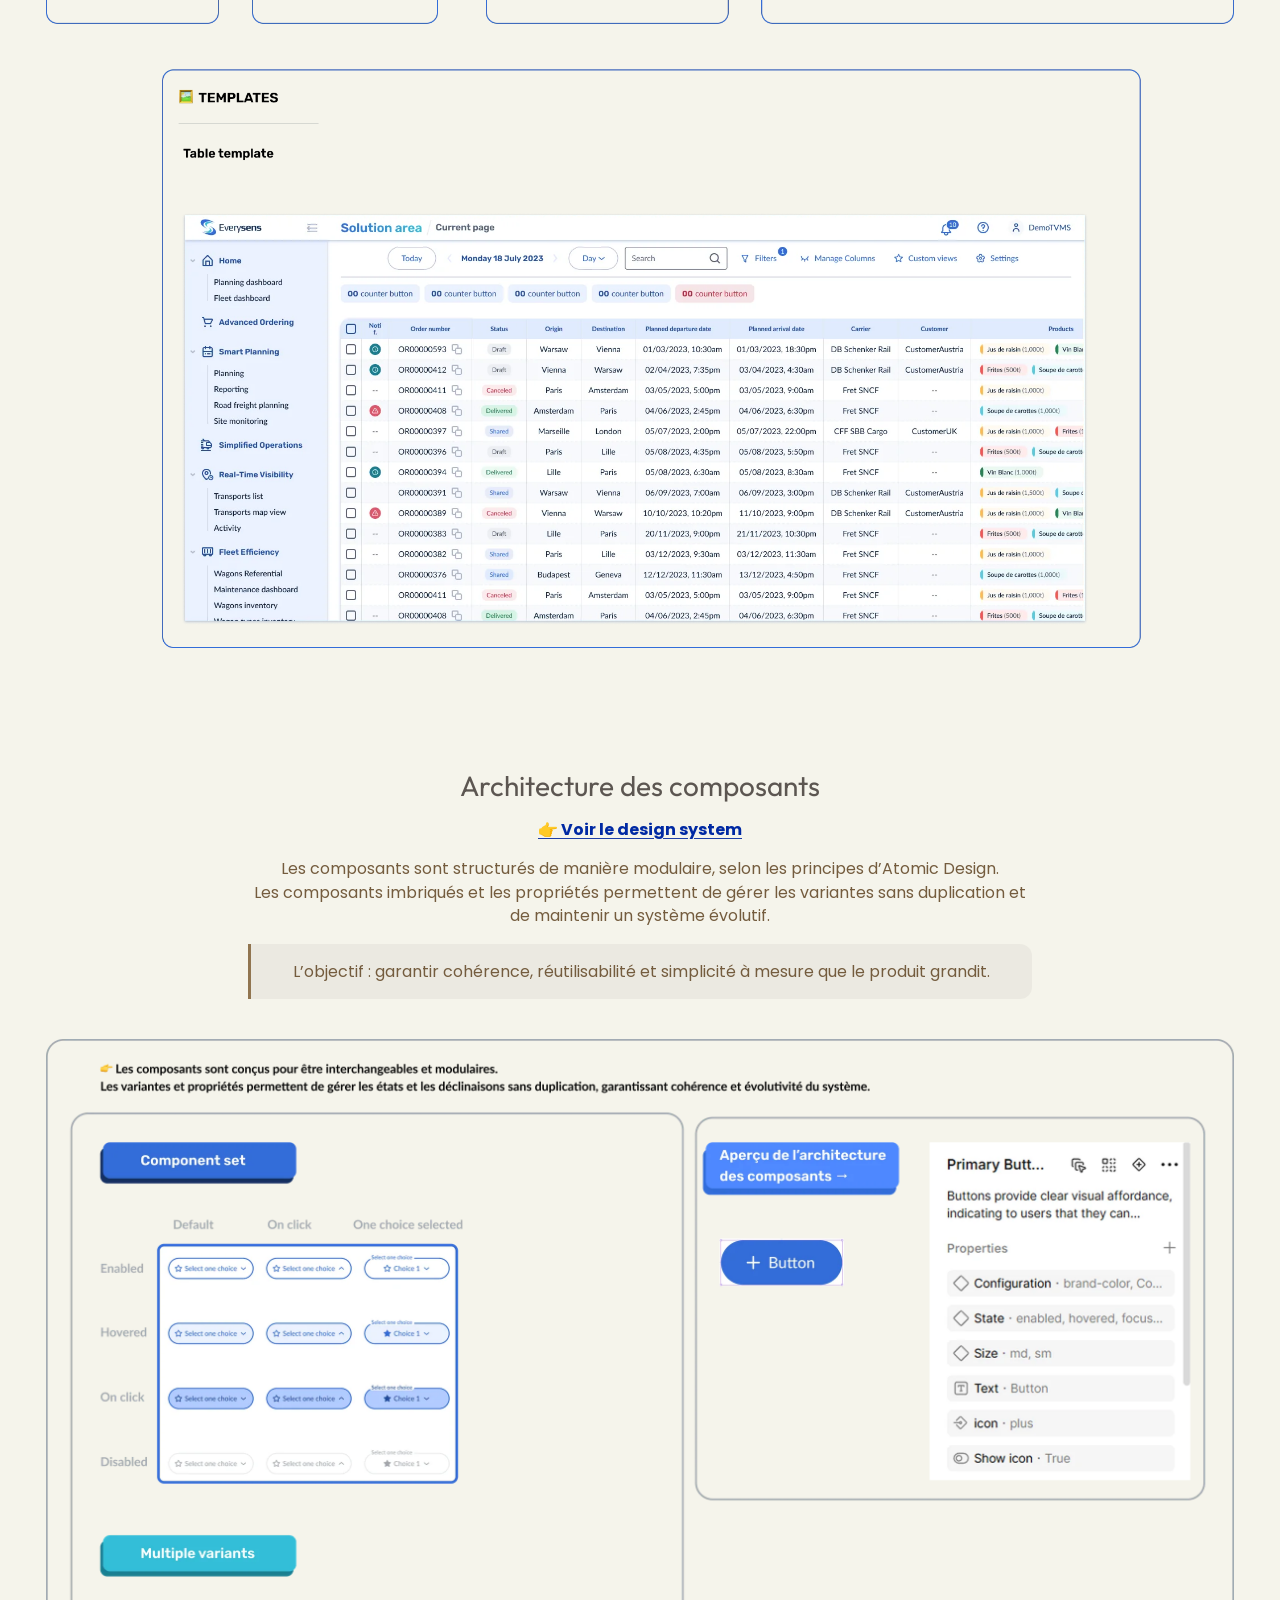
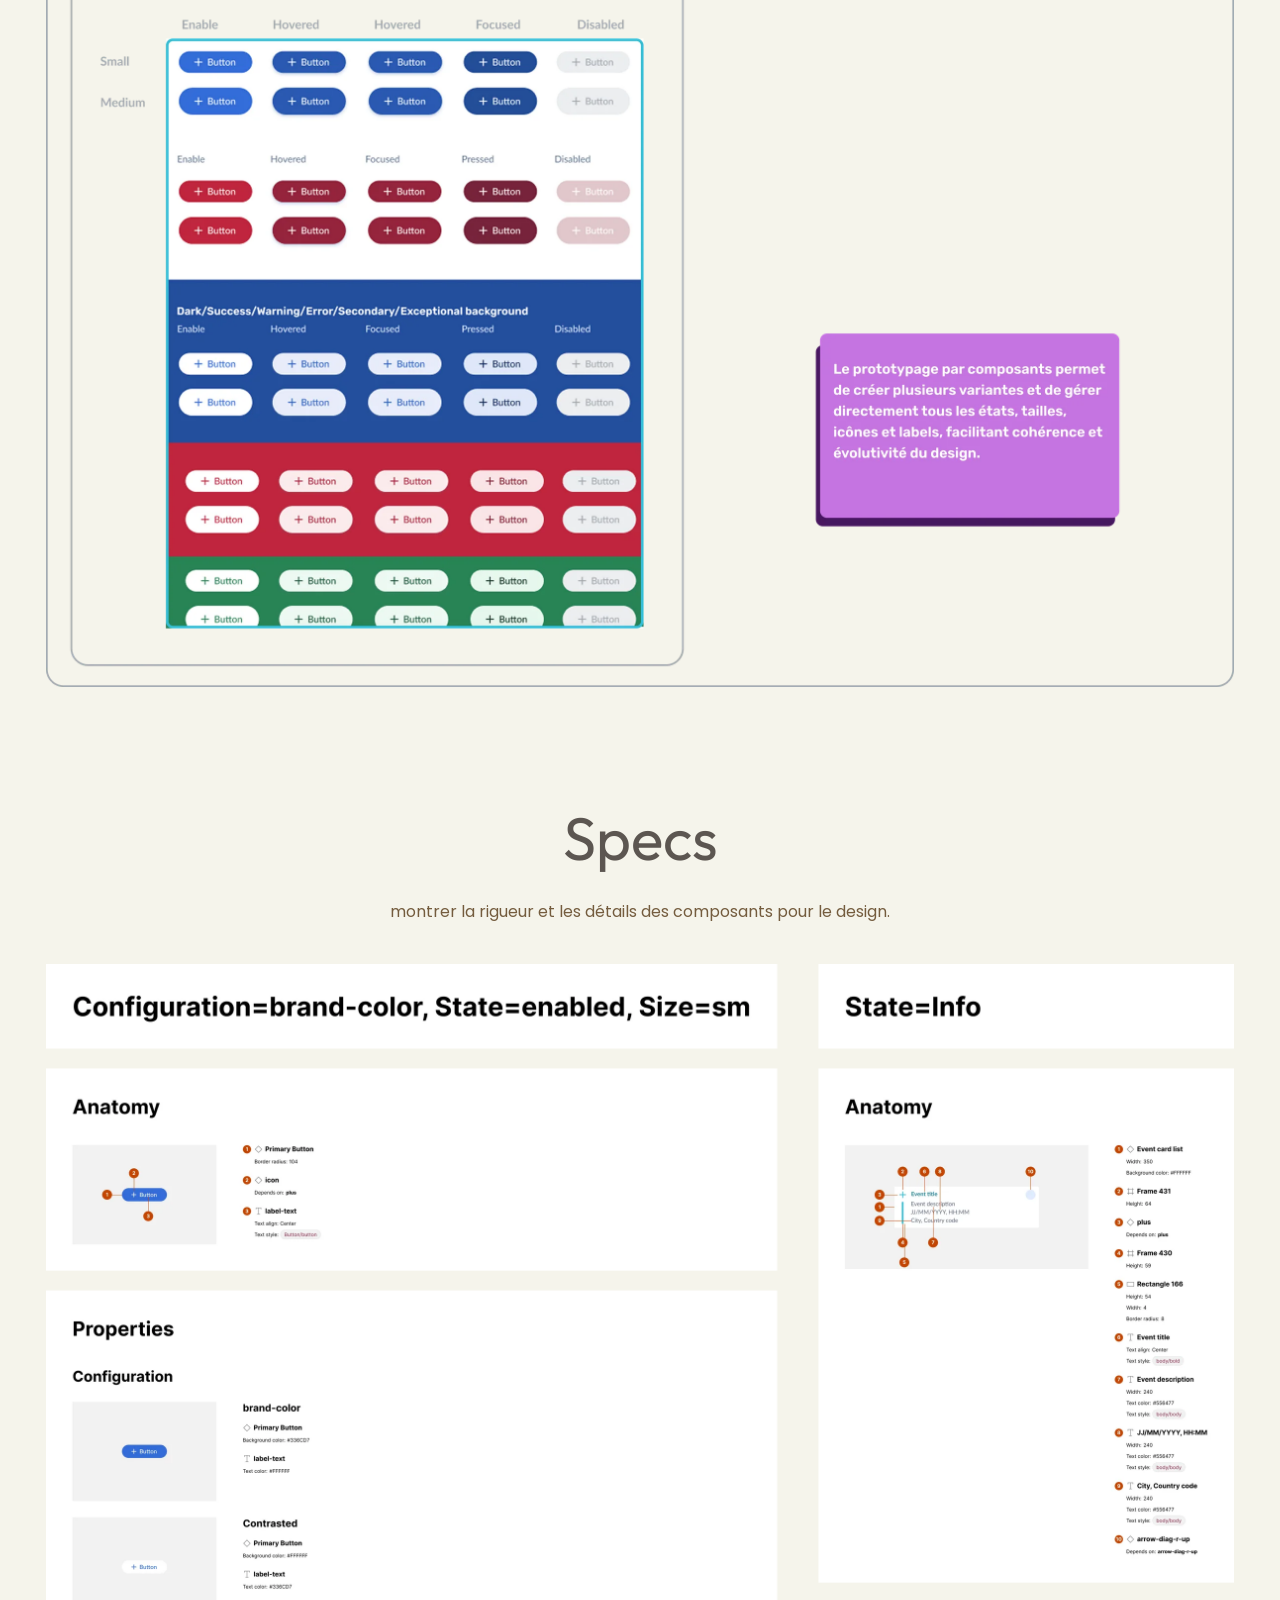
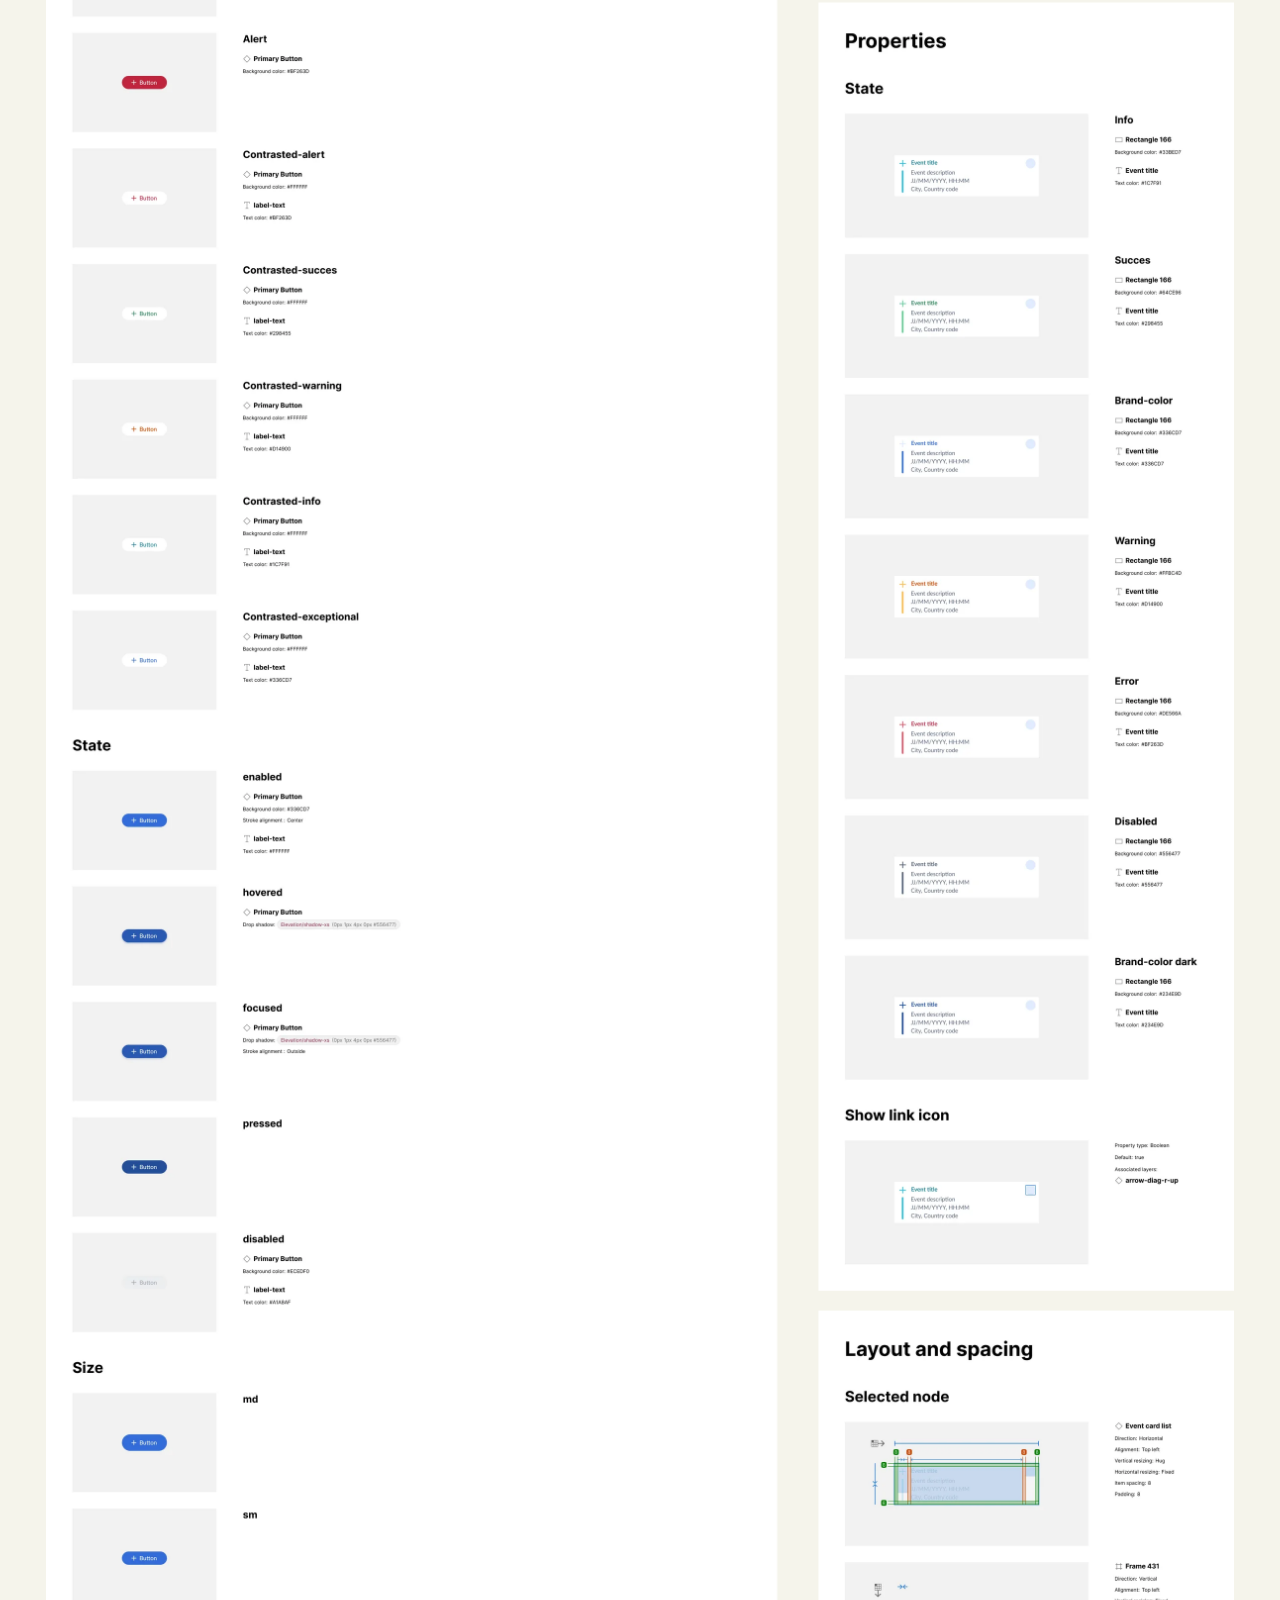
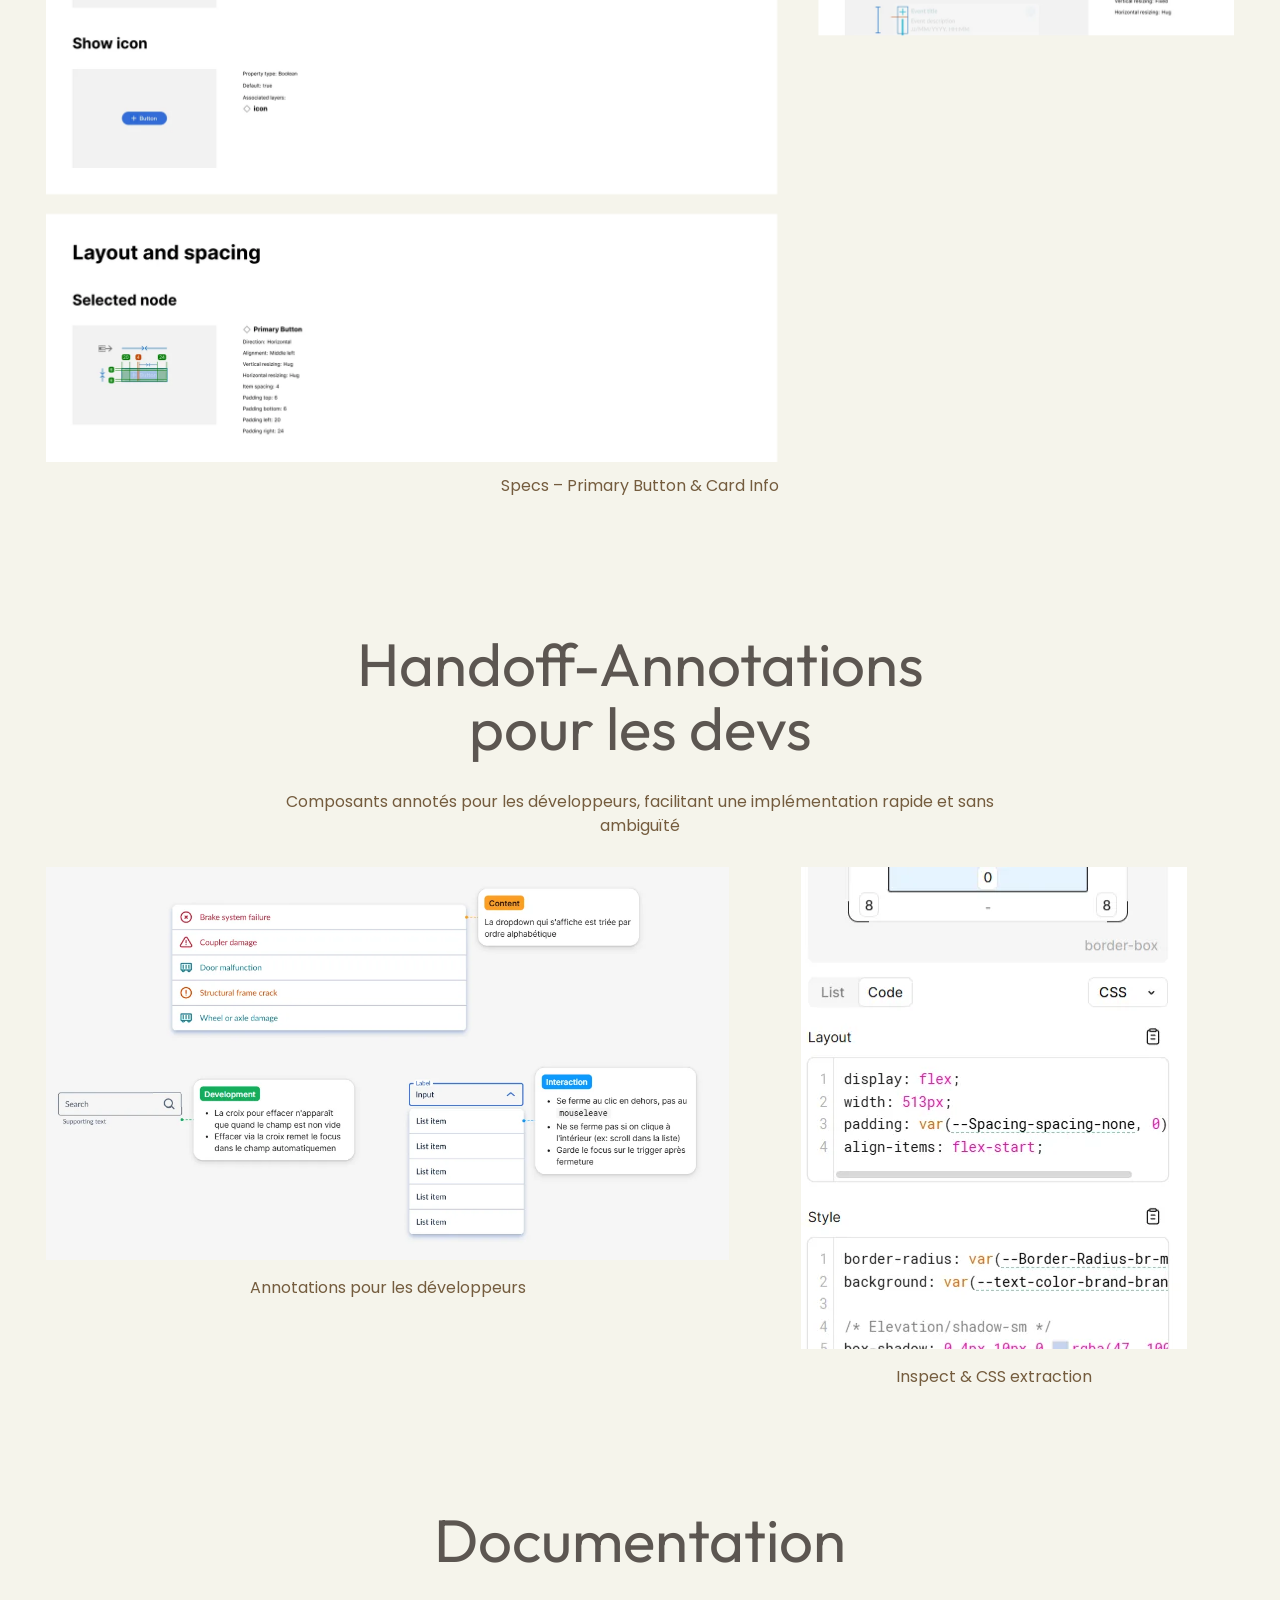
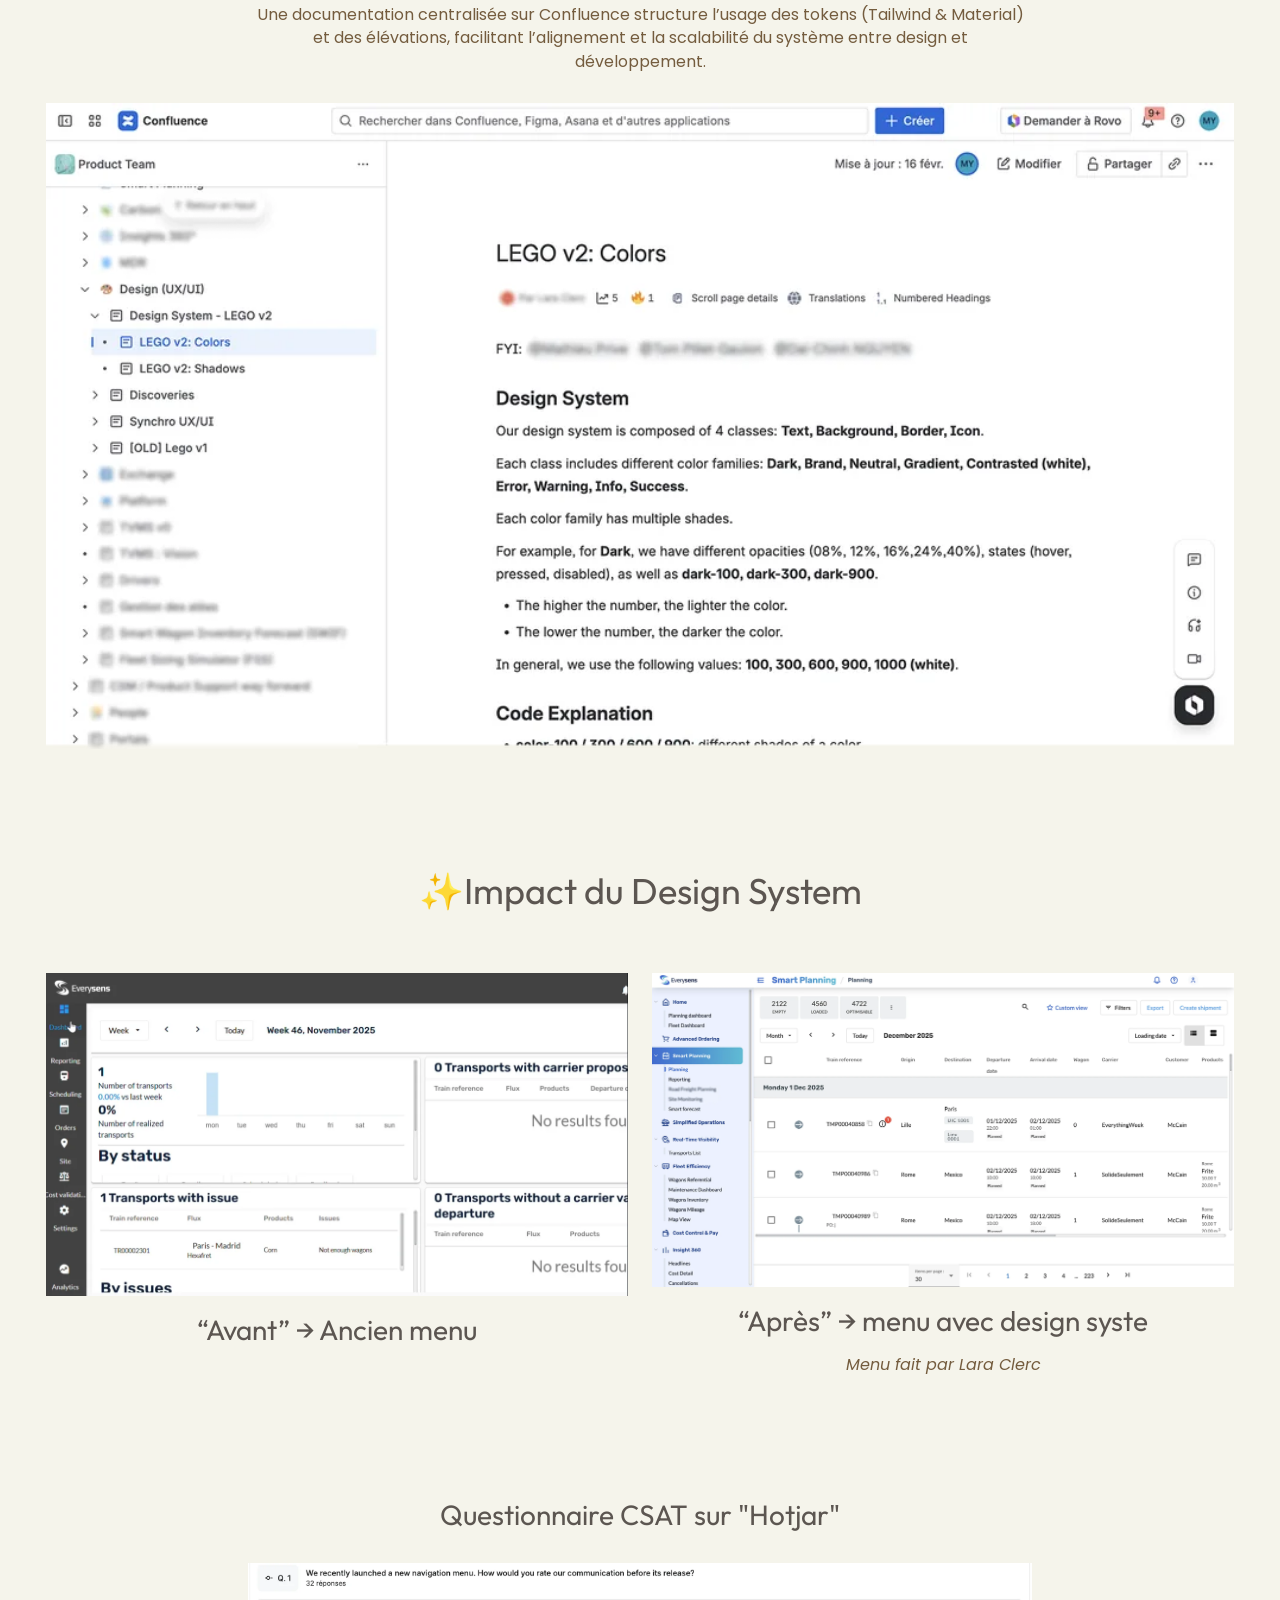
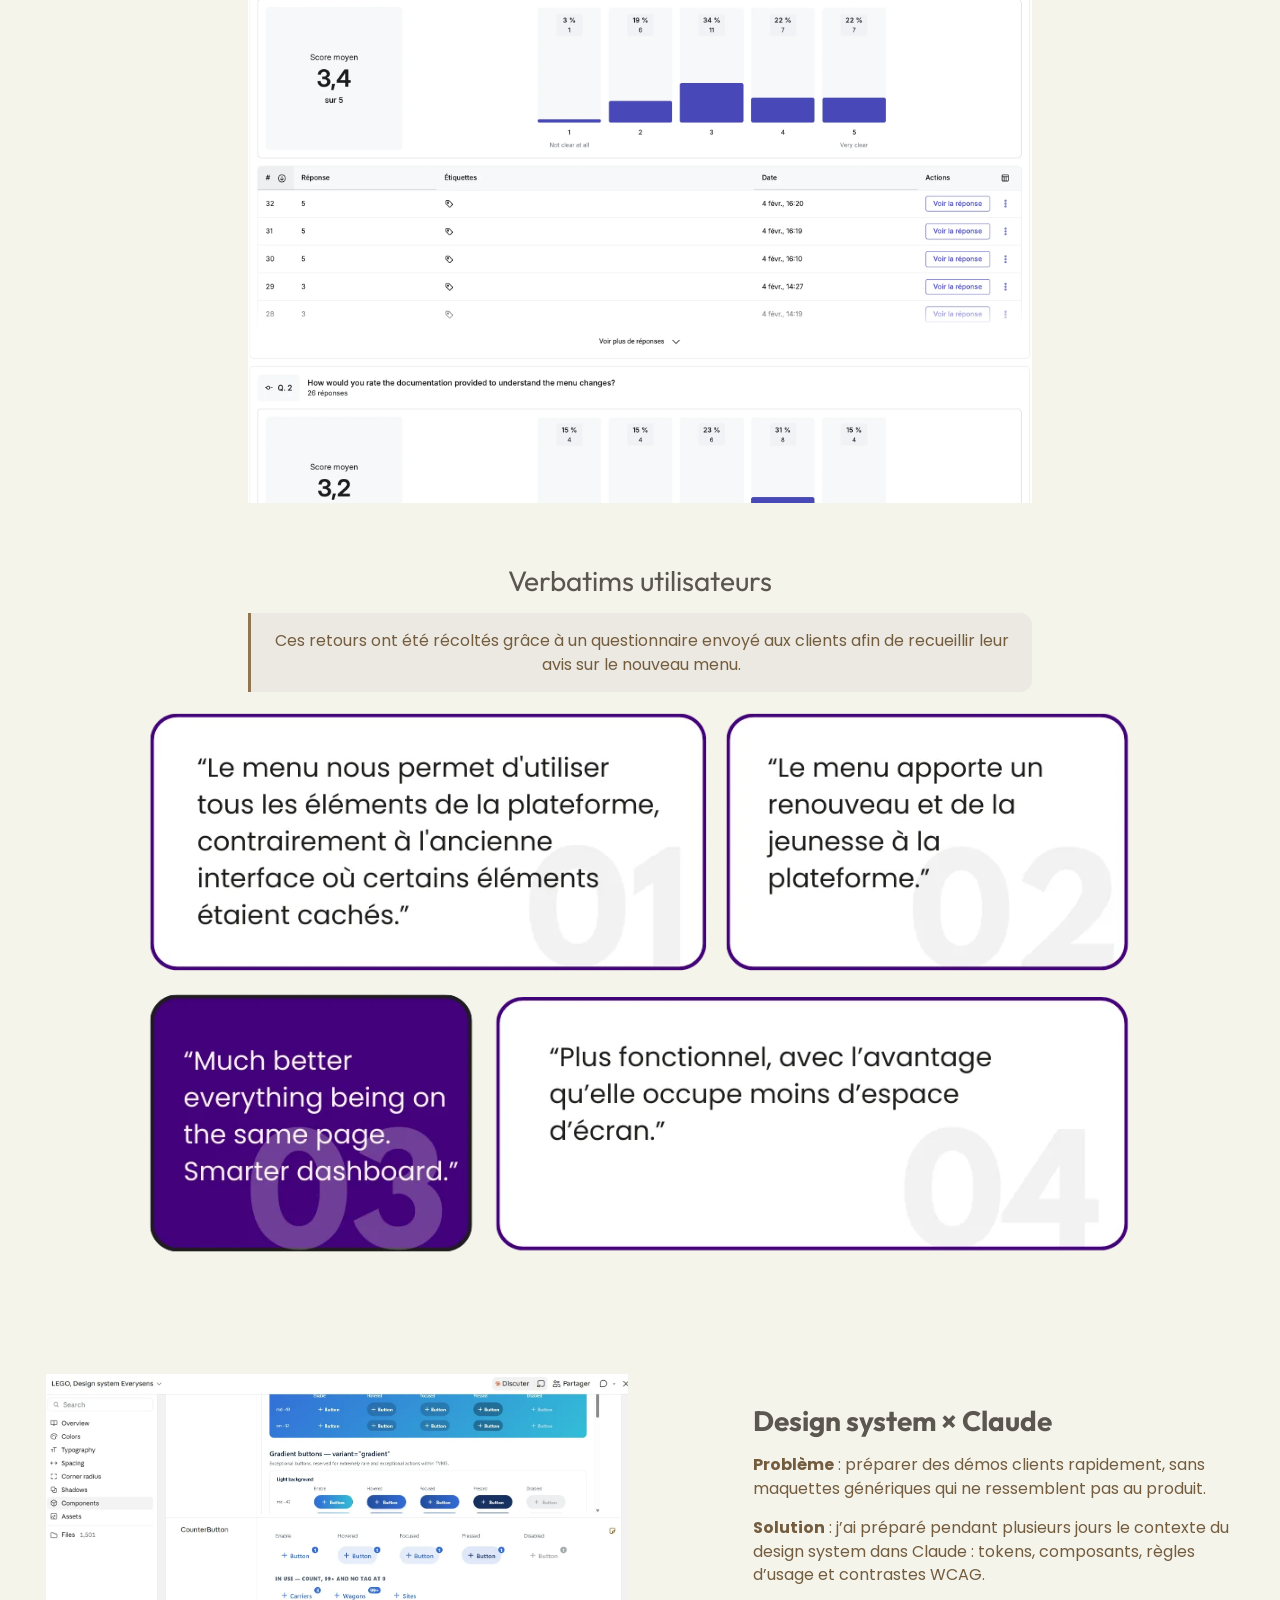
<file: design-system.html>
<!doctype html>
<html lang="fr">

<head>
    <meta charset="utf-8">
    <meta name="viewport" content="width=device-width, initial-scale=1">
    <title>Design System — Melissa Ait Yahia</title>
    <meta name="description" content="Créer un design system simple mais percutant ......................... 👉 Voir le design system .............................................................................">
    <meta property="og:title" content="Design System — Melissa Ait Yahia">
    <meta property="og:description" content="Créer un design system simple mais percutant ......................... 👉 Voir le design system .............................................................................">
    <link rel="icon" href="assets/favicon.svg" type="image/svg+xml">
    <link rel="preconnect" href="https://fonts.googleapis.com">
    <link rel="preconnect" href="https://fonts.gstatic.com" crossorigin>
    <link href="https://fonts.googleapis.com/css2?family=Outfit:wght@400;700&family=Poppins:ital,wght@0,400;0,700;1,400;1,700&family=Inter+Tight:wght@500&display=swap" rel="stylesheet">
    <link rel="stylesheet" href="assets/style.css">
</head>

<body>

    <a class="skip" href="#contenu">Aller au contenu</a>

    <div id="header-placeholder"></div>
    <main id="contenu">
        <section class="sec sec--mainheader" id="section-1" style="--pt:60px;--pb:60px">
            <div class="wrap">
                <div class="hero">
                    <div class="hero-text">
                        <h1>Design System</h1>
                        <div class="hero-sub">
                            <p>Créer un design system simple mais percutant <span style="color:#6A6A66"> </span><br /><a href="https://www.figma.com/design/GntbVSYIcexokIiX012Ujc/LEGO---Design-System---Material?node-id=11-1833&t=sbBT5yhQFJ435kmT-1" rel="noopener"
                                    target="_blank"><strong>👉 Voir le design system </strong></a><span style="color:#666663"> </span></p>
                        </div>
                    </div>
                    <div class="hero-media"><img src="assets/img/design-system/4GISryKIzNpIgvuV-d1fe.webp" srcset="assets/img/design-system/4GISryKIzNpIgvuV-d1fe-sm.webp 1000w, assets/img/design-system/4GISryKIzNpIgvuV-d1fe.webp 2400w" sizes="(min-width: 900px) 580px, 100vw"
                            width="2400" height="1423" alt="Design System" loading="eager" decoding="async"></div>
                </div>
            </div>
        </section>
        <section class="sec sec--columns" id="section-2" style="--pt:60px;--pb:60px">
            <div class="wrap">
                <div class="grid grid--12">
                    <div class="col" style="--cs:1;--ce:7;">
                        <div class="tc tc--left">
                            <h3>Everysens</h3>
                        </div>
                    </div>
                    <div class="col" style="--cs:7;--ce:13;">
                        <div class="tc tc--left">
                            <p>Une entreprise spécialisée dans la digitalisation et le pilotage du fret ferroviaire.<br />Elle développe des solutions technologiques permettant aux industriels et logisticiens d’optimiser, suivre et sécuriser le transport
                                de marchandises par rail.</p>
                        </div>
                    </div>
                </div>
            </div>
        </section>
        <section class="sec sec--columns" id="section-3" style="--pt:60px;--pb:60px">
            <div class="wrap">
                <div class="grid grid--12">
                    <div class="col" style="--cs:1;--ce:7;">
                        <div class="tc tc--left">
                            <h3>Contexte</h3>
                            <p>L’interface <strong>manquait de cohérence</strong> : composants dupliqués, styles variables et absence de hiérarchie claire.<br />Cette fragmentation<strong> compliquait l’expérience</strong> utilisateur et la <strong>collaboration avec les développeurs</strong>.</p>
                            <p>L’objectif : <strong>structurer un design system unifié</strong>, <strong>scalable </strong>et aligné avec <strong>Angular Material 3</strong> et <strong>Tailwind</strong> utilisés par les développeurs, pour garantir une implémentation
                                fluide.
                            </p>
                        </div>
                    </div>
                    <div class="col" style="--cs:7;--ce:13;">
                        <div class="tc tc--left">
                            <h3>Problème</h3>
                            <blockquote>
                                <p>Comment créer un design system simple, évolutif et compréhensible par les concepteurs et les développeurs ?
                                </p>
                            </blockquote>
                        </div>
                    </div>
                </div>
            </div>
        </section>
        <section class="sec sec--columns" id="section-4" style="--pt:60px;--pb:60px">
            <div class="wrap">
                <div class="grid grid--12">
                    <div class="col" style="--cs:1;--ce:5;">
                        <div class="tc tc--left">
                            <h4>Role</h4>
                            <p>Product designer</p>
                        </div>
                    </div>
                    <div class="col" style="--cs:5;--ce:9;">
                        <div class="tc tc--left">
                            <h4>Tools</h4>
                            <ul>
                                <li>
                                    <p>Figma -&gt; Design system</p>
                                </li>
                                <li>
                                    <p>Confluence -&gt; Documentation</p>
                                </li>
                            </ul>
                        </div>
                    </div>
                    <div class="col" style="--cs:9;--ce:13;">
                        <div class="tc tc--left">
                            <h4>Team</h4>
                            <p>Moi</p>
                            <p>Product designer (Lara Clerc)</p>
                        </div>
                    </div>
                </div>
            </div>
        </section>
        <section class="sec sec--general" id="section-5" style="--pt:60px;--pb:60px">
            <div class="wrap">
                <div class="grid grid--12">
                    <div class="col" style="--cs:1;--ce:13;">
                        <figure class="media">
                            <div class="video"><iframe src="https://www.youtube-nocookie.com/embed/8nMhxuMttSI" title="Vidéo : Team" loading="lazy" allow="encrypted-media; picture-in-picture" allowfullscreen></iframe></div>
                            <figcaption>
                                <p><a href="https://www.figma.com/design/GntbVSYIcexokIiX012Ujc/LEGO---Design-System---Material?node-id=11-1833&t=sbBT5yhQFJ435kmT-1" rel="noopener" target="_blank"><span style="color:#0029A3"><strong>👉 Voir le design
                        system</strong></span></a></p>
                            </figcaption>
                        </figure>
                    </div>
                </div>
            </div>
        </section>
        <section class="sec sec--process" id="section-6" style="--pt:60px;--pb:60px">
            <div class="wrap">
                <nav class="process" aria-label="Étapes du projet">
                    <ol>
                        <li><a href="#section-8"><span class="num" aria-hidden="true">1</span><span
                  class="step-name">Audit</span></a></li>
                        <li><a href="#section-10"><span class="num" aria-hidden="true">2</span><span class="step-name">Les
                  fondations du Design System</span></a></li>
                        <li><a href="#section-13"><span class="num" aria-hidden="true">3</span><span class="step-name">Atomic
                  design</span></a></li>
                        <li><a href="#section-15"><span class="num" aria-hidden="true">4</span><span class="step-name">Architecture
                  des composants</span></a></li>
                        <li><a href="#section-17"><span class="num" aria-hidden="true">5</span><span class="step-name">Specs &amp;
                  Handoff &amp; Documentation</span></a></li>
                        <li><a href="#section-23"><span class="num" aria-hidden="true">6</span><span class="step-name">Impact du
                  design system</span></a></li>
                    </ol>
                </nav>
            </div>
        </section>
        <section class="sec sec--columns" id="section-7" style="--pt:60px;--pb:60px">
            <div class="wrap">
                <div class="grid grid--12">
                    <div class="col" style="--cs:1;--ce:4;">
                        <div class="tc tc--left">
                            <h3>Objectif 01</h3>
                            <p>Harmoniser composants et couleurs</p>
                        </div>
                    </div>
                    <div class="col" style="--cs:4;--ce:7;">
                        <div class="tc tc--left">
                            <h3>Objectif 02</h3>
                            <p>Réduire la dette UI</p>
                        </div>
                    </div>
                    <div class="col" style="--cs:7;--ce:10;">
                        <div class="tc tc--left">
                            <h3>Objectif 03</h3>
                            <p>Faciliter la collaboration design/dev</p>
                        </div>
                    </div>
                    <div class="col" style="--cs:10;--ce:13;">
                        <div class="tc tc--left">
                            <h3>Objectif 04</h3>
                            <p>Améliorer l’expérience utilisateur</p>
                        </div>
                    </div>
                </div>
            </div>
        </section>
        <section class="sec sec--general" id="section-8" style="--pt:60px;--pb:60px">
            <div class="wrap">
                <div class="grid grid--12">
                    <div class="col" style="--cs:7;--ce:12;--rs:1;">
                        <figure class="media"><img src="assets/img/design-system/2ENrbHUNQrW3sGKi-d4c0.webp" srcset="assets/img/design-system/2ENrbHUNQrW3sGKi-d4c0-sm.webp 1000w, assets/img/design-system/2ENrbHUNQrW3sGKi-d4c0.webp 2400w" sizes="(min-width: 1240px) 1188px, 100vw"
                                width="2400" height="1397" alt="Objectif 04" loading="lazy" decoding="async" style="border-radius:12px"></figure>
                    </div>
                    <div class="col" style="--cs:1;--ce:7;--rs:1;">
                        <div class="tc tc--left">
                            <h4>Audit</h4>
                            <h3>Le problème : trop de variantes et aucune hiérarchie !</h3>
                            <p>Incohérences de styles de bordure, palette trop monochrome et surcharge cognitive visuelle</p>
                        </div>
                    </div>
                </div>
            </div>
        </section>
        <section class="sec sec--general" id="section-9" style="--pt:60px;--pb:60px">
            <div class="wrap">
                <div class="grid grid--12">
                    <div class="col col--middle" style="--cs:1;--ce:7;">
                        <figure class="media"><img src="assets/img/design-system/eTrhPYlZHZDXSdLz-24bf.webp" srcset="assets/img/design-system/eTrhPYlZHZDXSdLz-24bf-sm.webp 1000w, assets/img/design-system/eTrhPYlZHZDXSdLz-24bf.webp 1242w" sizes="(min-width: 1240px) 1188px, 100vw"
                                width="1242" height="1084" alt="Le problème : trop de variantes et aucune hiérarchie !" loading="lazy" decoding="async"></figure>
                    </div>
                    <div class="col col--middle" style="--cs:8;--ce:13;">
                        <div class="tc tc--left">
                            <h3>Audit</h3>
                            <p><a href="https://docs.google.com/presentation/d/1dYKMQ-nAY7lxuf-Cl4B1Ut3Llmeg7Oet903XK_PTJes/edit?usp=sharing" rel="noopener" target="_blank"><span style="color:#0413DC">👉Voir le résumé de l'audit de
                    l'interface</span></a></p>
                        </div>
                    </div>
                </div>
            </div>
        </section>
        <section class="sec sec--general" id="section-10" style="--pt:30px;--pb:30px">
            <div class="wrap">
                <div class="grid grid--12">
                    <div class="col" style="--cs:4;--ce:10;">
                        <div class="tc tc--left">
                            <h2>Les fondations du Design System</h2>
                        </div>
                    </div>
                </div>
            </div>
        </section>
        <section class="sec sec--columns" id="section-11" style="--pt:60px;--pb:60px">
            <div class="wrap">
                <div class="grid grid--12">
                    <div class="col" style="--cs:1;--ce:7;">
                        <figure class="media"><img src="assets/img/design-system/zdwT8jmIkjPvkU7S-a3d8.webp" srcset="assets/img/design-system/zdwT8jmIkjPvkU7S-a3d8-sm.webp 1000w, assets/img/design-system/zdwT8jmIkjPvkU7S-a3d8.webp 1358w" sizes="(min-width: 1240px) 1188px, 100vw"
                                width="1358" height="843" alt="Les fondations du Design System" loading="lazy" decoding="async"></figure>
                        <div class="tc tc--left">
                            <h3>Les couleurs</h3>
                            <blockquote>
                                <p>Chaque couleur est définie comme un<strong> token</strong> pour garantir cohérence et maintenabilité.
                                </p>
                                <p>Les tokens sont organisés par usage (<code>background</code>, <code>text</code>, <code>border</code>,
                                    <code>icon</code>).<br />Pour <strong>faciliter le travail des développeurs</strong>, chaque couleur conserve un <strong>nom unique dans tout le système</strong>, évitant toute ambiguïté lors de l’intégration.
                                </p>
                                <p><strong>Exemple :</strong></p>
                                <p><code>background/dark-100</code><br /><code>text/dark-100</code></p>
                            </blockquote>
                        </div>
                    </div>
                    <div class="col" style="--cs:7;--ce:13;">
                        <figure class="media"><img src="assets/img/design-system/WtN3qeNhKZmtKeCL-94d9.webp" srcset="assets/img/design-system/WtN3qeNhKZmtKeCL-94d9-sm.webp 1000w, assets/img/design-system/WtN3qeNhKZmtKeCL-94d9.webp 1367w" sizes="(min-width: 1240px) 1188px, 100vw"
                                width="1367" height="773" alt="Les couleurs" loading="lazy" decoding="async"></figure>
                        <div class="tc tc--left">
                            <h3>Accessibilité WCAG AA</h3>
                            <p>Pour garantir une lisibilité optimale et l’accessibilité du contenu, nos couleurs respectent le ratio de contraste minimal WCAG AA. Cela assure que le texte et les éléments visuels restent lisibles pour tous.
                            </p>
                        </div>
                    </div>
                </div>
            </div>
        </section>
        <section class="sec sec--columns" id="section-12" style="--pt:60px;--pb:60px">
            <div class="wrap">
                <div class="grid grid--12">
                    <div class="col" style="--cs:1;--ce:7;">
                        <figure class="media"><img src="assets/img/design-system/nkR3fa1hh7ZOPhAf-839d.webp" srcset="assets/img/design-system/nkR3fa1hh7ZOPhAf-839d-sm.webp 1000w, assets/img/design-system/nkR3fa1hh7ZOPhAf-839d.webp 1131w" sizes="(min-width: 1240px) 1188px, 100vw"
                                width="1131" height="873" alt="Accessibilité WCAG AA" loading="lazy" decoding="async"></figure>
                        <div class="tc tc--left">
                            <h3>La typographie</h3>
                            <blockquote>
                                <p>Échelle typographique claire pour que chaque titre et texte ait une hiérarchie logique.</p>
                            </blockquote>
                        </div>
                    </div>
                    <div class="col" style="--cs:7;--ce:13;">
                        <figure class="media"><img src="assets/img/design-system/2EJsgHGWdL4HjEch-b8d1.webp" width="1028" height="841" alt="La typographie" loading="lazy" decoding="async"></figure>
                        <div class="tc tc--left">
                            <h3>Spacing &amp; Border radius</h3>
                            <blockquote>
                                <p>Échelle 8px pour marges et paddings → interface harmonisée et alignée.</p>
                            </blockquote>
                        </div>
                    </div>
                </div>
            </div>
        </section>
        <section class="sec sec--general" id="section-13" style="--pt:60px;--pb:60px">
            <div class="wrap">
                <div class="grid grid--12">
                    <div class="col" style="--cs:3;--ce:11;">
                        <div class="tc tc--center">
                            <h3>Atomic design</h3>
                            <p><a href="https://www.figma.com/design/GntbVSYIcexokIiX012Ujc/LEGO---Design-System---Material?node-id=11-1833&t=sbBT5yhQFJ435kmT-1" rel="noopener" target="_blank"><span style="color:#0029A3"><strong>👉 Voir le design
                      system</strong></span></a></p>
                            <p>Au début de mon projet de design system, je ne savais pas exactement<strong> comment organiser tous les
                  composants et tokens de manière cohérente</strong>. Pour m’inspirer, j’ai étudié plusieurs
                                <strong>design systems publics</strong> de grandes entreprises et me suis formée aux bonnes pratiques du domaine. L’approche de <strong>l’Atomic Design</strong> m’a particulièrement aidée à structurer les composants et
                                à créer un système modulable et réutilisable pour tout le produit.
                            </p>
                        </div>
                    </div>
                </div>
            </div>
        </section>
        <section class="sec sec--general" id="section-14" style="--pt:0px;--pb:60px">
            <div class="wrap">
                <div class="grid grid--12">
                    <div class="col" style="--cs:1;--ce:13;">
                        <figure class="media"><img src="assets/img/design-system/oWmlfz0s6yWO7WEh-8c74.webp" srcset="assets/img/design-system/oWmlfz0s6yWO7WEh-8c74-sm.webp 1000w, assets/img/design-system/oWmlfz0s6yWO7WEh-8c74.webp 2088w" sizes="(min-width: 1240px) 1188px, 100vw"
                                width="2088" height="2037" alt="Atomic design" loading="lazy" decoding="async"></figure>
                    </div>
                </div>
            </div>
        </section>
        <section class="sec sec--general" id="section-15" style="--pt:60px;--pb:40px">
            <div class="wrap">
                <div class="grid grid--12">
                    <div class="col" style="--cs:3;--ce:11;">
                        <div class="tc tc--center">
                            <h3>Architecture des composants</h3>
                            <p><a href="https://www.figma.com/design/GntbVSYIcexokIiX012Ujc/LEGO---Design-System---Material?node-id=11-1833&t=sbBT5yhQFJ435kmT-1" rel="noopener" target="_blank"><span style="color:#0029A3"><strong>👉 Voir le design
                      system</strong></span></a></p>
                            <p>Les composants sont structurés de manière modulaire, selon les principes d’Atomic Design.<br />Les composants imbriqués et les propriétés permettent de gérer les variantes sans duplication et de maintenir un système évolutif.</p>
                            <blockquote>
                                <p>L’objectif : garantir cohérence, réutilisabilité et simplicité à mesure que le produit grandit.</p>
                            </blockquote>
                        </div>
                    </div>
                </div>
            </div>
        </section>
        <section class="sec sec--general" id="section-16" style="--pt:0px;--pb:60px">
            <div class="wrap">
                <div class="grid grid--12">
                    <div class="col" style="--cs:1;--ce:13;">
                        <figure class="media"><img src="assets/img/design-system/sB05iJPwBDeIgawL-155c.webp" srcset="assets/img/design-system/sB05iJPwBDeIgawL-155c-sm.webp 1000w, assets/img/design-system/sB05iJPwBDeIgawL-155c.webp 2400w" sizes="(min-width: 1240px) 1188px, 100vw"
                                width="2400" height="2520" alt="Architecture des composants" loading="lazy" decoding="async"></figure>
                    </div>
                </div>
            </div>
        </section>
        <section class="sec sec--general" id="section-17" style="--pt:60px;--pb:40px">
            <div class="wrap">
                <div class="grid grid--12">
                    <div class="col" style="--cs:3;--ce:11;">
                        <div class="tc tc--center">
                            <h1>Specs</h1>
                            <p>montrer la rigueur et les détails des composants pour le design.</p>
                        </div>
                    </div>
                </div>
            </div>
        </section>
        <section class="sec sec--general" id="section-18" style="--pt:0px;--pb:60px">
            <div class="wrap">
                <div class="grid grid--12">
                    <div class="col" style="--cs:1;--ce:13;">
                        <figure class="media"><img src="assets/img/design-system/CI1XOQdOLGc3T2dC-014f.webp" srcset="assets/img/design-system/CI1XOQdOLGc3T2dC-014f-sm.webp 1000w, assets/img/design-system/CI1XOQdOLGc3T2dC-014f.webp 2400w" sizes="(min-width: 1240px) 1188px, 100vw"
                                width="2400" height="5450" alt="Specs" loading="lazy" decoding="async">
                            <figcaption>
                                <p>Specs – Primary Button &amp; Card Info</p>
                            </figcaption>
                        </figure>
                    </div>
                </div>
            </div>
        </section>
        <section class="sec sec--general" id="section-19" style="--pt:60px;--pb:40px">
            <div class="wrap">
                <div class="grid grid--12">
                    <div class="col" style="--cs:3;--ce:11;">
                        <div class="tc tc--center">
                            <h1>Handoff-Annotations pour les devs</h1>
                            <p>Composants annotés pour les développeurs, facilitant une implémentation rapide et sans ambiguïté</p>
                        </div>
                    </div>
                </div>
            </div>
        </section>
        <section class="sec sec--columns" id="section-20" style="--pt:0px;--pb:60px">
            <div class="wrap">
                <div class="grid grid--12">
                    <div class="col" style="--cs:1;--ce:8;">
                        <figure class="media"><img src="assets/img/design-system/eXGyWv2cy9gCgWXl-1030.webp" srcset="assets/img/design-system/eXGyWv2cy9gCgWXl-1030-sm.webp 1000w, assets/img/design-system/eXGyWv2cy9gCgWXl-1030.webp 1167w" sizes="(min-width: 1240px) 1188px, 100vw"
                                width="1167" height="671" alt="Handoff-Annotations pour les devs" loading="lazy" decoding="async"></figure>
                        <div class="tc tc--center">
                            <p>Annotations pour les développeurs</p>
                        </div>
                    </div>
                    <div class="col" style="--cs:8;--ce:13;">
                        <figure class="media"><img src="assets/img/design-system/HnxBR5glLqA9Tawr-59a5.webp" width="386" height="482" alt="Handoff-Annotations pour les devs" loading="lazy" decoding="async"></figure>
                        <div class="tc tc--center">
                            <p>Inspect &amp; CSS extraction</p>
                        </div>
                    </div>
                </div>
            </div>
        </section>
        <section class="sec sec--general" id="section-21" style="--pt:60px;--pb:20px">
            <div class="wrap">
                <div class="grid grid--12">
                    <div class="col" style="--cs:3;--ce:11;">
                        <div class="tc tc--center">
                            <h1>Documentation</h1>
                            <p>Une documentation centralisée sur Confluence structure l’usage des tokens (Tailwind &amp; Material) et des élévations, facilitant l’alignement et la scalabilité du système entre design et développement.</p>
                        </div>
                    </div>
                </div>
            </div>
        </section>
        <section class="sec sec--gallery" id="section-22" style="--pt:0px;--pb:60px">
            <div class="wrap">
                <ul class="gallery" style="--n:1">
                    <li><img src="assets/img/design-system/dsFXiWTwrfdsPLzr-598e.webp" srcset="assets/img/design-system/dsFXiWTwrfdsPLzr-598e-sm.webp 1000w, assets/img/design-system/dsFXiWTwrfdsPLzr-598e.webp 1435w" sizes="(min-width: 900px) 60vw, 100vw"
                            width="1435" height="781" alt="Documentation — image 1" loading="lazy" decoding="async"></li>
                </ul>
            </div>
        </section>
        <section class="sec sec--general" id="section-23" style="--pt:60px;--pb:60px">
            <div class="wrap">
                <div class="grid grid--12">
                    <div class="col" style="--cs:3;--ce:11;">
                        <div class="tc tc--center">
                            <h2>✨Impact du Design System</h2>
                        </div>
                    </div>
                </div>
            </div>
        </section>
        <section class="sec sec--columns" id="section-24" style="--pt:0px;--pb:60px">
            <div class="wrap">
                <div class="grid grid--12">
                    <div class="col" style="--cs:1;--ce:7;">
                        <figure class="media"><img src="assets/img/design-system/GXmPasLxMZhAXfKP-9a0a.webp" srcset="assets/img/design-system/GXmPasLxMZhAXfKP-9a0a-sm.webp 1000w, assets/img/design-system/GXmPasLxMZhAXfKP-9a0a.webp 1186w" sizes="(min-width: 1240px) 1188px, 100vw"
                                width="1186" height="658" alt="Impact du Design System" loading="lazy" decoding="async"></figure>
                        <div class="tc tc--center">
                            <h3>“Avant” → Ancien menu</h3>
                        </div>
                    </div>
                    <div class="col" style="--cs:7;--ce:13;">
                        <figure class="media"><img src="assets/img/design-system/dL3j6TX0ot0YhjU3-8cf1.webp" srcset="assets/img/design-system/dL3j6TX0ot0YhjU3-8cf1-sm.webp 1000w, assets/img/design-system/dL3j6TX0ot0YhjU3-8cf1.webp 2400w" sizes="(min-width: 1240px) 1188px, 100vw"
                                width="2400" height="1294" alt="Avant” → Ancien menu" loading="lazy" decoding="async"></figure>
                        <div class="tc tc--center">
                            <h3>“Après” → menu avec design syste</h3>
                            <p><em>Menu fait par Lara Clerc</em></p>
                        </div>
                    </div>
                </div>
            </div>
        </section>
        <section class="sec sec--general" id="section-25" style="--pt:60px;--pb:0px">
            <div class="wrap">
                <div class="grid grid--12">
                    <div class="col" style="--cs:3;--ce:11;">
                        <div class="tc tc--center">
                            <h3>Questionnaire CSAT sur "Hotjar"</h3>
                        </div>
                    </div>
                </div>
            </div>
        </section>
        <section class="sec sec--general" id="section-26" style="--pt:30px;--pb:60px">
            <div class="wrap">
                <div class="grid grid--12">
                    <div class="col" style="--cs:3;--ce:11;">
                        <figure class="media"><img src="assets/img/design-system/HSrhn6ml69QTpleQ-9acd.webp" srcset="assets/img/design-system/HSrhn6ml69QTpleQ-9acd-sm.webp 1000w, assets/img/design-system/HSrhn6ml69QTpleQ-9acd.webp 2144w" sizes="(min-width: 1240px) 1188px, 100vw"
                                width="2144" height="1476" alt="Questionnaire CSAT sur &quot;Hotjar&quot;" loading="lazy" decoding="async"></figure>
                    </div>
                </div>
            </div>
        </section>
        <section class="sec sec--general" id="section-27" style="--pt:0px;--pb:0px">
            <div class="wrap">
                <div class="grid grid--12">
                    <div class="col" style="--cs:3;--ce:11;">
                        <div class="tc tc--center">
                            <h3>Verbatims utilisateurs</h3>
                            <blockquote>
                                <p>Ces retours ont été récoltés grâce à un questionnaire envoyé aux clients afin de recueillir leur avis sur le nouveau menu.</p>
                            </blockquote>
                        </div>
                    </div>
                </div>
            </div>
        </section>
        <section class="sec sec--general" id="section-28" style="--pt:20px;--pb:60px">
            <div class="wrap">
                <div class="grid grid--12">
                    <div class="col" style="--cs:2;--ce:12;">
                        <figure class="media"><img src="assets/img/design-system/sGYRD4OCDh493ZUa-8edd.webp" width="1097" height="603" alt="Verbatims utilisateurs" loading="lazy" decoding="async"></figure>
                    </div>
                </div>
            </div>
        </section>
        <section class="sec sec--general" id="section-29" style="--pt:60px;--pb:60px">
            <div class="wrap">
                <div class="grid grid--12">
                    <div class="col col--middle" style="--cs:1;--ce:7;">
                        <figure class="media"><img src="assets/img/design-system/Capture_d_cran_2026-11-0-6617.webp" srcset="assets/img/design-system/Capture_d_cran_2026-11-0-6617-sm.webp 1000w, assets/img/design-system/Capture_d_cran_2026-11-0-6617.webp 1531w" sizes="(min-width: 1240px) 1188px, 100vw"
                                width="1531" height="862" alt="Verbatims utilisateurs" loading="lazy" decoding="async"></figure>
                    </div>
                    <div class="col col--middle" style="--cs:8;--ce:13;">
                        <div class="tc tc--left">
                            <h3><strong>Design system × Claude</strong></h3>
                            <p><strong>Problème</strong> : préparer des démos clients rapidement, sans maquettes génériques qui ne ressemblent pas au produit.</p>
                            <p><strong>Solution</strong> : j’ai préparé pendant plusieurs jours le contexte du design system dans Claude : tokens, composants, règles d’usage et contrastes WCAG.</p>
                            <p><strong>Résultat</strong> : des prototypes conformes au produit, réalisés en un temps réduit, et une configuration réutilisée par les développeurs.</p>
                        </div>
                    </div>
                </div>
            </div>
        </section>
        <section class="sec sec--columns" id="section-30" style="--pt:60px;--pb:60px">
            <div class="wrap">
                <div class="grid grid--12">
                    <div class="col" style="--cs:1;--ce:7;">
                        <div class="tc tc--left">
                            <h3>🧱 Limitations</h3>
                            <p><a href="https://www.figma.com/design/GntbVSYIcexokIiX012Ujc/LEGO---Design-System---Material?node-id=11-1833&t=sbBT5yhQFJ435kmT-1" rel="noopener" target="_blank"><span style="color:#0029A3"><strong>👉 Voir le design
                      system</strong></span></a></p>
                            <ul>
                                <li>
                                    <p>Le design était limité par Angular Material 3, ce qui a restreint certaines personnalisations de composants.
                                    </p>
                                </li>
                                <li>
                                    <p>Ces contraintes ont guidé la création des composants et la documentation des tokens, garantissant à la fois <strong>cohérence visuelle et facilité d’implémentation pour les développeurs</strong>.</p>
                                </li>
                                <li>
                                    <p>Pour certains composants, il n’était pas possible d’utiliser des couleurs différentes pour chaque état à cause d’Angular Material 3 / Tailwind. Nous avons trouvé un compromis UX/dev : <strong>une
                      couleur de base solide avec une seconde couche en opacité différente pour chaque état</strong>, permettant de distinguer visuellement les états tout en restant techniquement réalisable.</p>
                                </li>
                            </ul>
                        </div>
                    </div>
                    <div class="col" style="--cs:7;--ce:13;">
                        <div class="tc tc--left">
                            <h3>🚀 Next Steps</h3>
                            <p><a href="https://www.figma.com/design/GntbVSYIcexokIiX012Ujc/LEGO---Design-System---Material?node-id=11-1833&t=sbBT5yhQFJ435kmT-1" rel="noopener" target="_blank"><span style="color:#0029A3"><strong>👉 Voir le design
                      system</strong></span></a></p>
                            <ul>
                                <li>
                                    <p><strong>Adoption complète du design system</strong> : accompagner l’équipe pour que tous les designers et développeurs utilisent les composants et tokens de manière cohérente.</p>
                                </li>
                                <li>
                                    <p><strong>Recueillir des feedbacks de l’équipe</strong> : identifier des pistes d’amélioration sur la documentation, les guides et l’usage quotidien du design system.</p>
                                </li>
                                <li>
                                    <p><strong>Évaluer l’impact sur la productivité</strong> : réaliser une enquête pour mesurer si le design system contribue à la cohérence, à la rapidité et à l’efficacité de l’équipe.</p>
                                </li>
                                <li>
                                    <p><strong>Évolution des composants</strong> : intégrer de nouveaux composants ou variantes au fur et à mesure des besoins produits.</p>
                                </li>
                            </ul>
                        </div>
                    </div>
                </div>
            </div>
        </section>
        <section class="sec sec--more" style="--pt:60px;--pb:60px">
            <div class="wrap">
                <div class="divider">
                    <hr>
                    <h2 class="divider-title">Read more of my case studies</h2>
                </div>
                <ul class="projects projects--more">
                    <li class="project">
                        <a href="filtres.html">
                            <div class="project-thumb" style="background:#F2FFF0"><img src="assets/img/thumbs/filtres.webp" srcset="assets/img/thumbs/filtres-sm.webp 1000w, assets/img/thumbs/filtres.webp 1140w" sizes="(min-width: 900px) 570px, 100vw" width="1140" height="1142" alt="Aperçu du projet Repenser le système de filtres"
                                    loading="lazy" decoding="async"></div>
                            <h3 class="project-title"><span>Repenser le système de filtres</span></h3>
                            <ul class="chips" aria-label="Mots-clés">
                                <li>Desktop</li>
                                <li>Discovery Discipline</li>
                                <li>UX research</li>
                                <li>UI design</li>
                            </ul>
                        </a>
                    </li>
                    <li class="project">
                        <a href="hexplo.html">
                            <div class="project-thumb" style="background:#FFF6F6"><img src="assets/img/thumbs/hexplo.webp" srcset="assets/img/thumbs/hexplo-sm.webp 1000w, assets/img/thumbs/hexplo.webp 1140w" sizes="(min-width: 900px) 570px, 100vw" width="1140" height="1142" alt="Aperçu du projet Hexplo : Donner aux utilisateurs l&#x27;envie de partager leurs expériences aventureuses"
                                    loading="lazy" decoding="async"></div>
                            <h3 class="project-title"><span>Hexplo : Donner aux utilisateurs l&#x27;envie de partager leurs
                  expériences aventureuses</span></h3>
                            <ul class="chips" aria-label="Mots-clés">
                                <li>Mobile</li>
                                <li>Discovery Discipline</li>
                                <li>UX research</li>
                            </ul>
                        </a>
                    </li>
                </ul>
            </div>
        </section>
    </main>
    <div id="footer-placeholder"></div>

    <a class="to-top" href="#contenu" aria-label="Revenir en haut de la page" hidden><svg viewBox="0 0 24 24" width="22"
      height="22" aria-hidden="true">
      <path d="M12 19V5M5 12l7-7 7 7" fill="none" stroke="currentColor" stroke-width="2" stroke-linecap="round"
        stroke-linejoin="round" />
    </svg></a>
    <script src="assets/site.js" defer></script>
    <script src="assets/header-footer.js" defer></script>

</body>

</html>
</file>
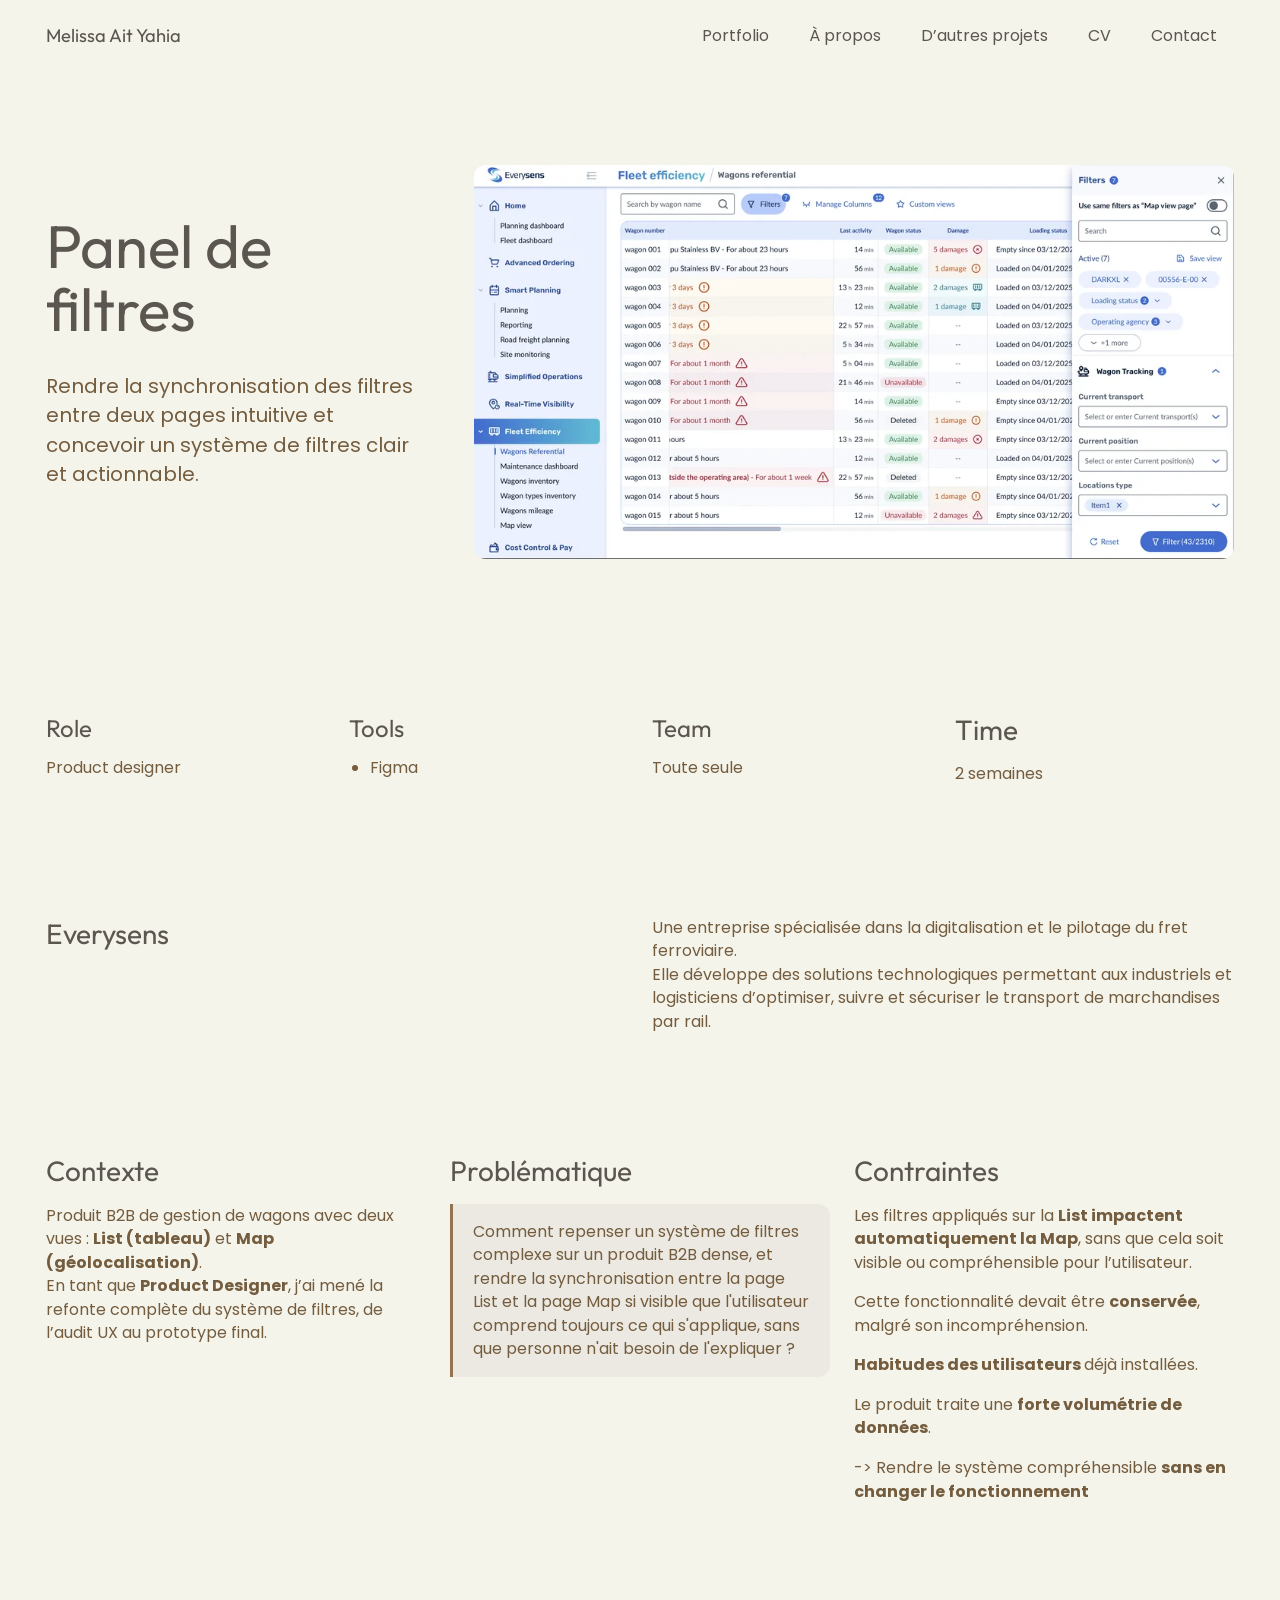
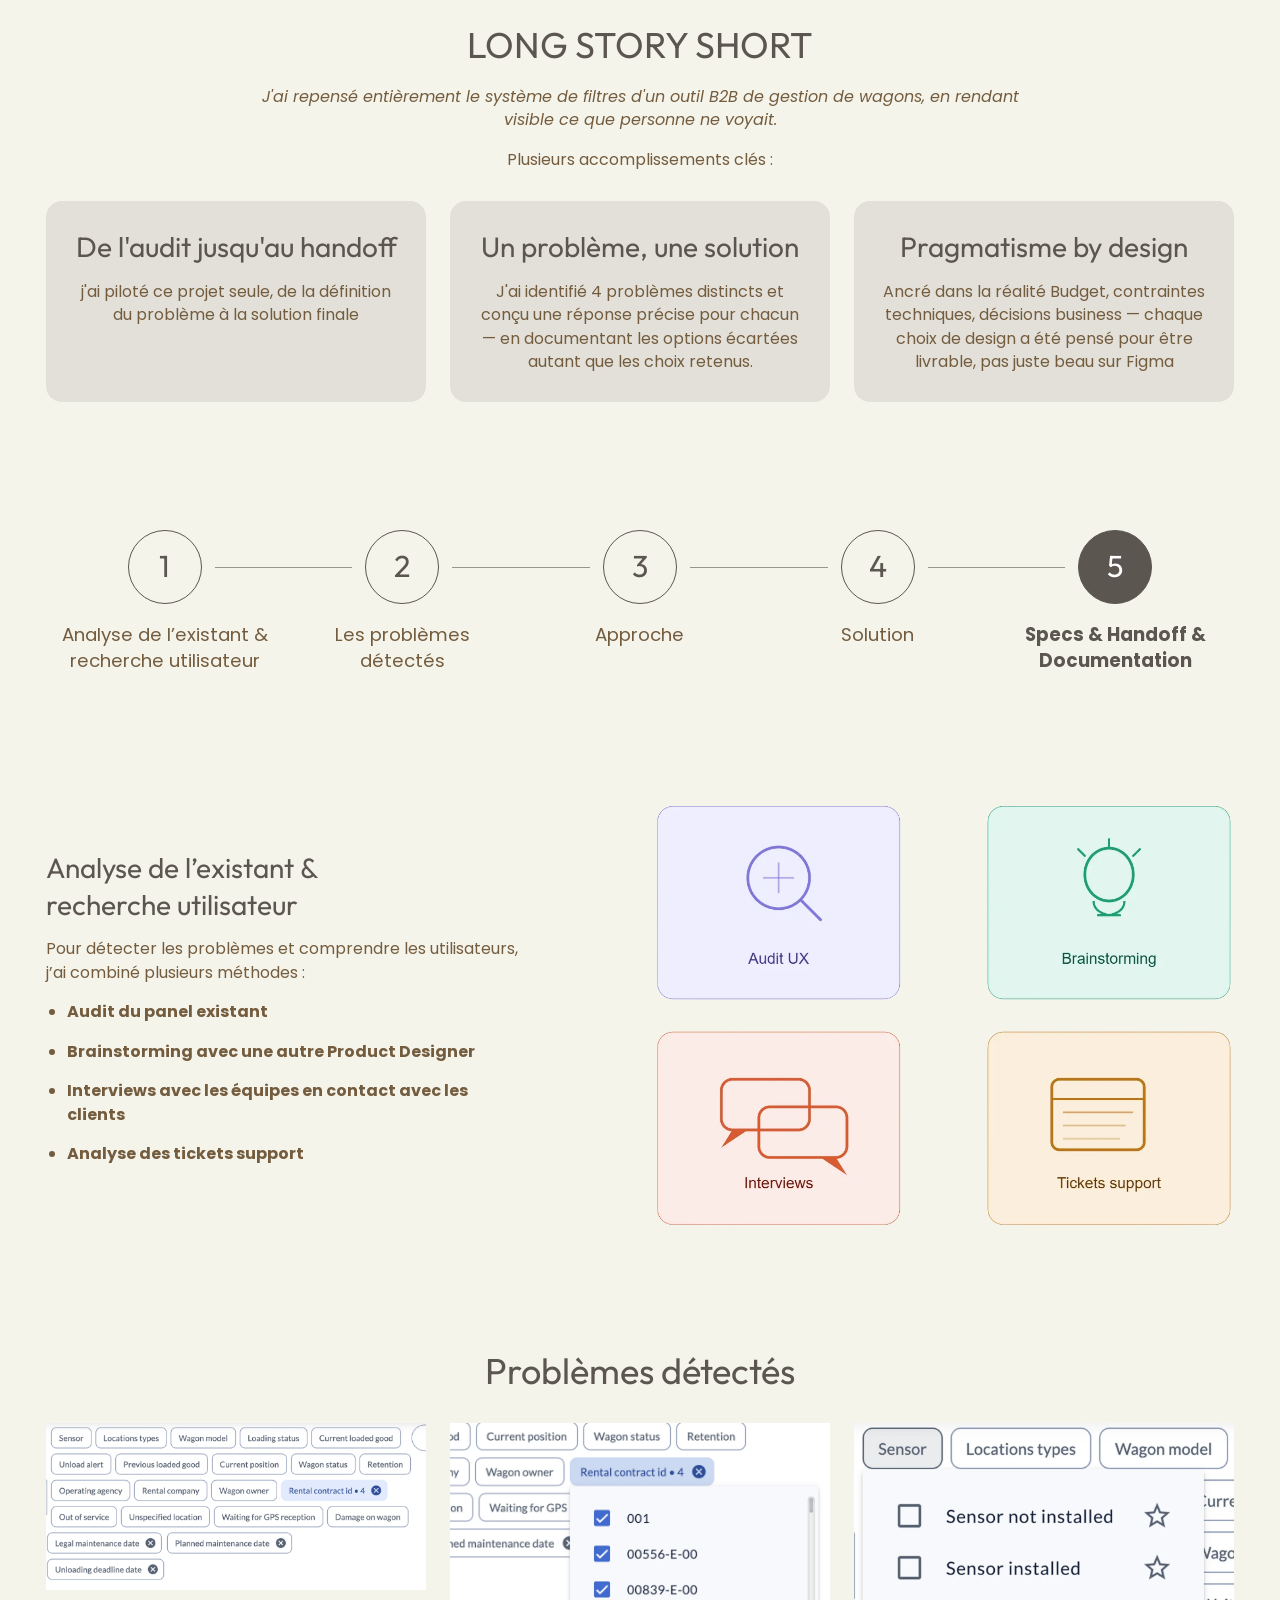
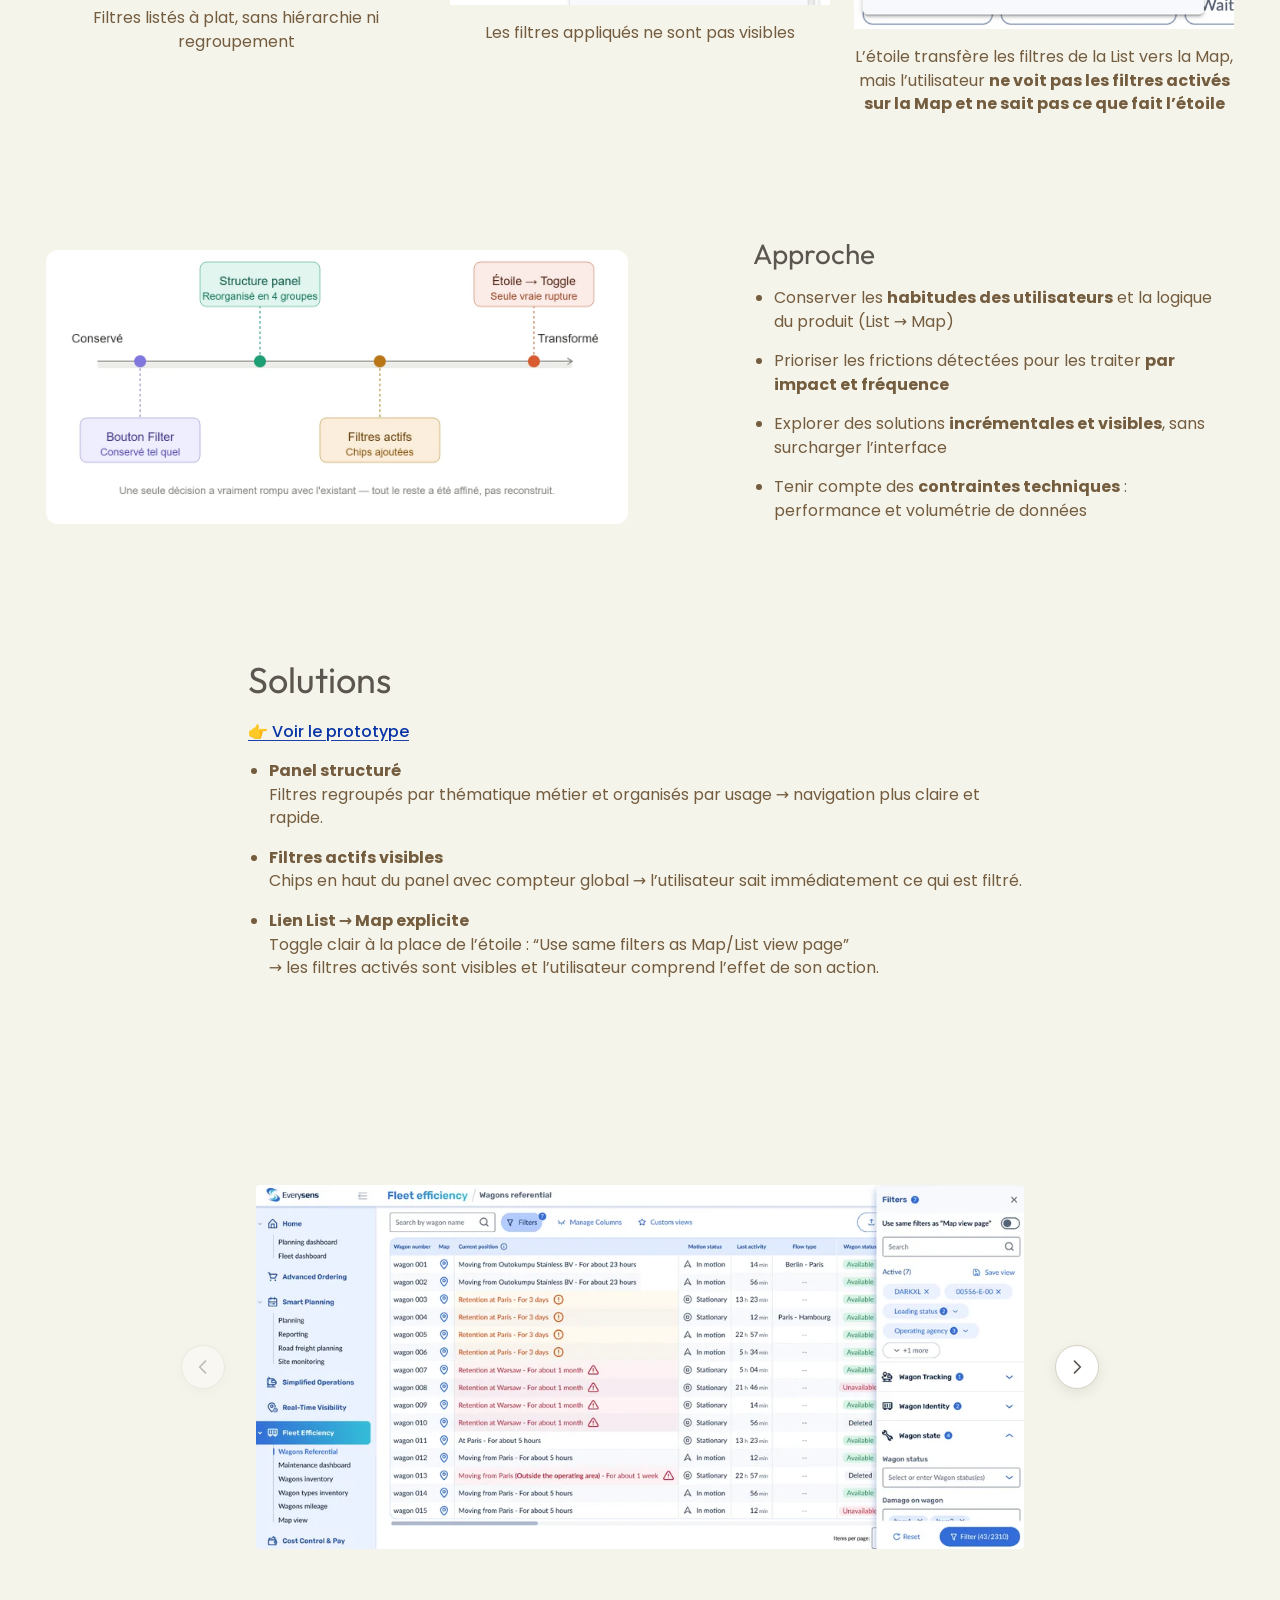
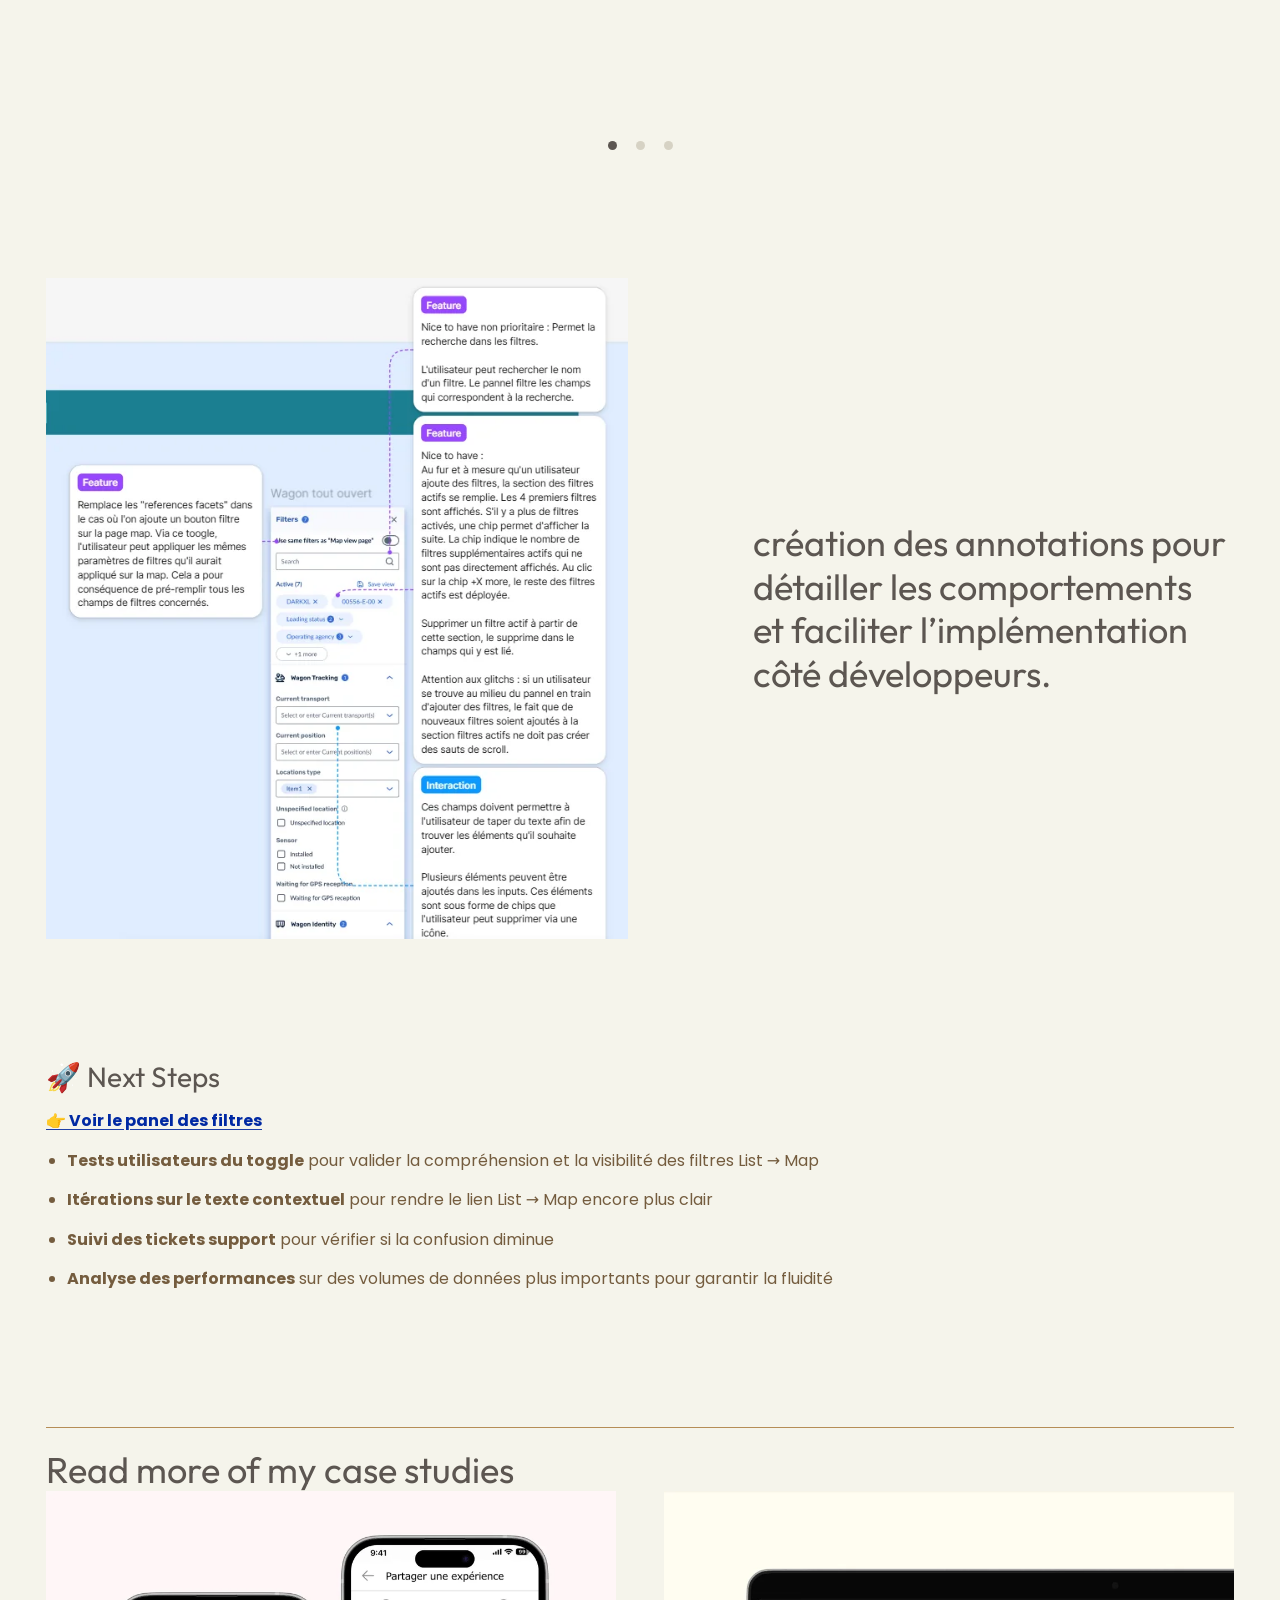
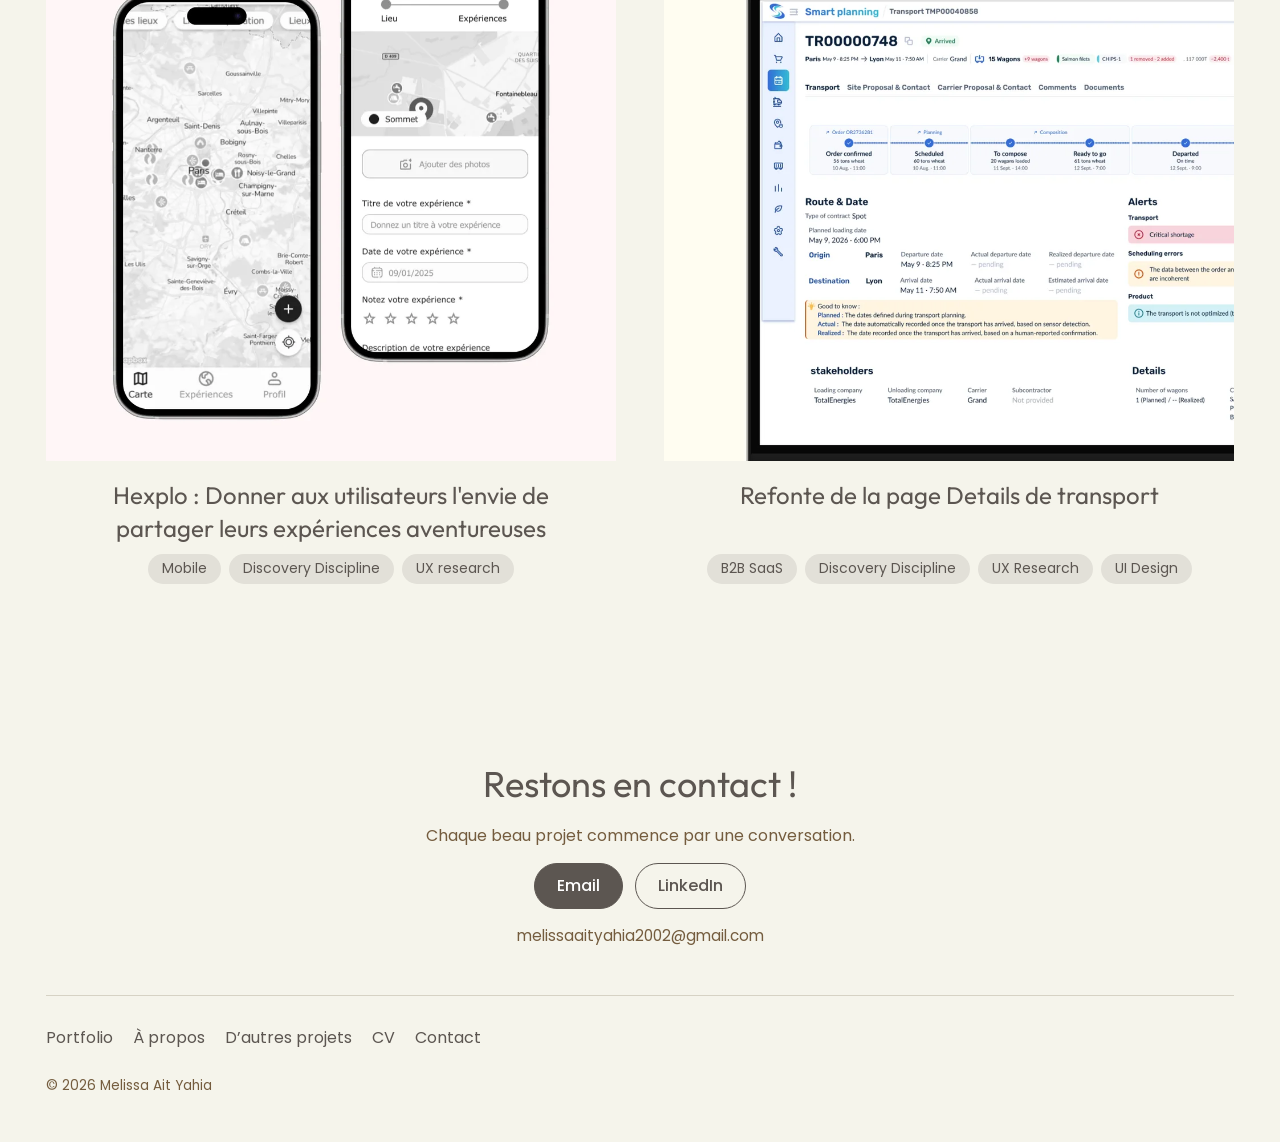
<file: filtres.html>
<!doctype html>
<html lang="fr">

<head>
    <meta charset="utf-8">
    <meta name="viewport" content="width=device-width, initial-scale=1">
    <title>Panel de filtres — Melissa Ait Yahia</title>
    <meta name="description" content="Rendre la synchronisation des filtres entre deux pages intuitive et concevoir un système de filtres clair et actionnable.">
    <meta property="og:title" content="Panel de filtres — Melissa Ait Yahia">
    <meta property="og:description" content="Rendre la synchronisation des filtres entre deux pages intuitive et concevoir un système de filtres clair et actionnable.">
    <link rel="icon" href="assets/favicon.svg" type="image/svg+xml">
    <link rel="preconnect" href="https://fonts.googleapis.com">
    <link rel="preconnect" href="https://fonts.gstatic.com" crossorigin>
    <link href="https://fonts.googleapis.com/css2?family=Outfit:wght@400;700&family=Poppins:ital,wght@0,400;0,700;1,400;1,700&family=Inter+Tight:wght@500&display=swap" rel="stylesheet">
    <link rel="stylesheet" href="assets/style.css">
</head>

<body>
    <a class="skip" href="#contenu">Aller au contenu</a>

    <div id="header-placeholder"></div>
    <main id="contenu">
        <section class="sec sec--mainheader" id="section-1" style="--pt:60px;--pb:60px">
            <div class="wrap">
                <div class="hero">
                    <div class="hero-text">
                        <h1>Panel de filtres</h1>
                        <div class="hero-sub">
                            <p>Rendre la synchronisation des filtres entre deux pages intuitive et concevoir un système de filtres clair et actionnable.</p>
                        </div>
                    </div>
                    <div class="hero-media"><img src="assets/img/filtres/p8uLiNHMCzg3EEaD-f558.webp" srcset="assets/img/filtres/p8uLiNHMCzg3EEaD-f558-sm.webp 1000w, assets/img/filtres/p8uLiNHMCzg3EEaD-f558.webp 2400w" sizes="(min-width: 900px) 580px, 100vw" width="2400" height="1246"
                            alt="Panel de filtres" loading="eager" decoding="async"></div>
                </div>
            </div>
        </section>
        <section class="sec sec--columns" id="section-2" style="--pt:60px;--pb:60px">
            <div class="wrap">
                <div class="grid grid--12">
                    <div class="col" style="--cs:1;--ce:4;">
                        <div class="tc tc--left">
                            <h4>Role</h4>
                            <p>Product designer</p>
                        </div>
                    </div>
                    <div class="col" style="--cs:4;--ce:7;">
                        <div class="tc tc--left">
                            <h4>Tools</h4>
                            <ul>
                                <li>
                                    <p>Figma</p>
                                </li>
                            </ul>
                        </div>
                    </div>
                    <div class="col" style="--cs:7;--ce:10;">
                        <div class="tc tc--left">
                            <h4>Team</h4>
                            <p>Toute seule</p>
                        </div>
                    </div>
                    <div class="col" style="--cs:10;--ce:13;">
                        <div class="tc tc--left">
                            <h3>Time</h3>
                            <p>2 semaines</p>
                        </div>
                    </div>
                </div>
            </div>
        </section>
        <section class="sec sec--columns" id="section-3" style="--pt:60px;--pb:60px">
            <div class="wrap">
                <div class="grid grid--12">
                    <div class="col" style="--cs:1;--ce:7;">
                        <div class="tc tc--left">
                            <h3>Everysens</h3>
                        </div>
                    </div>
                    <div class="col" style="--cs:7;--ce:13;">
                        <div class="tc tc--left">
                            <p>Une entreprise spécialisée dans la digitalisation et le pilotage du fret ferroviaire.<br/>Elle développe des solutions technologiques permettant aux industriels et logisticiens d’optimiser, suivre et sécuriser le transport
                                de marchandises par rail.</p>
                        </div>
                    </div>
                </div>
            </div>
        </section>
        <section class="sec sec--columns" id="section-4" style="--pt:60px;--pb:60px">
            <div class="wrap">
                <div class="grid grid--12">
                    <div class="col" style="--cs:1;--ce:5;">
                        <div class="tc tc--left">
                            <h3>Contexte</h3>
                            <p>Produit B2B de gestion de wagons avec deux vues : <strong>List (tableau)</strong> et <strong>Map (géolocalisation)</strong>.<br/>En tant que <strong>Product Designer</strong>, j’ai mené la refonte complète du système de filtres,
                                de l’audit UX au prototype final.</p>
                        </div>
                    </div>
                    <div class="col" style="--cs:5;--ce:9;">
                        <div class="tc tc--left">
                            <h3>Problématique</h3>
                            <blockquote>
                                <p>Comment repenser un système de filtres complexe sur un produit B2B dense, et rendre la synchronisation entre la page List et la page Map si visible que l'utilisateur comprend toujours ce qui s'applique, sans que personne
                                    n'ait besoin de l'expliquer ?</p>
                            </blockquote>
                        </div>
                    </div>
                    <div class="col" style="--cs:9;--ce:13;">
                        <div class="tc tc--left">
                            <h3>Contraintes</h3>
                            <p>Les filtres appliqués sur la <strong>List impactent automatiquement la Map</strong>, sans que cela soit visible ou compréhensible pour l’utilisateur.</p>
                            <p>Cette fonctionnalité devait être <strong>conservée</strong>, malgré son incompréhension.</p>
                            <p><strong>Habitudes des utilisateurs </strong>déjà installées.</p>
                            <p>Le produit traite une <strong>forte volumétrie de données</strong>.</p>
                            <p>-&gt; Rendre le système compréhensible <strong>sans en changer le fonctionnement</strong></p>
                        </div>
                    </div>
                </div>
            </div>
        </section>
        <section class="sec sec--general" id="section-5" style="--pt:60px;--pb:30px">
            <div class="wrap">
                <div class="grid grid--12">
                    <div class="col" style="--cs:3;--ce:11;">
                        <div class="tc tc--center">
                            <h2>LONG STORY SHORT</h2>
                            <p><em>J'ai repensé entièrement le système de filtres d'un outil B2B de gestion de wagons, en rendant visible ce que personne ne voyait.</em></p>
                            <p>Plusieurs accomplissements clés :</p>
                        </div>
                    </div>
                </div>
            </div>
        </section>
        <section class="sec sec--cards" id="section-6" style="--pt:0px;--pb:60px">
            <div class="wrap">
                <div class="grid grid--12">
                    <div class="col" style="--cs:1;--ce:5;--rs:1;">
                        <div class="card" style="background:#E2E0D8;border-radius:16px;">
                            <div class="tc tc--left">
                                <h3>De l'audit jusqu'au handoff</h3>
                                <p>j'ai piloté ce projet seule, de la définition du problème à la solution finale</p>
                            </div>
                        </div>
                    </div>
                    <div class="col" style="--cs:5;--ce:9;--rs:1;">
                        <div class="card" style="background:#E2E0D8;border-radius:16px;">
                            <div class="tc tc--left">
                                <h3>Un problème, une solution</h3>
                                <p>J'ai identifié 4 problèmes distincts et conçu une réponse précise pour chacun — en documentant les options écartées autant que les choix retenus.</p>
                            </div>
                        </div>
                    </div>
                    <div class="col" style="--cs:9;--ce:13;--rs:1;">
                        <div class="card" style="background:#E2E0D8;border-radius:16px;">
                            <div class="tc tc--left">
                                <h3>Pragmatisme by design</h3>
                                <p>Ancré dans la réalité Budget, contraintes techniques, décisions business — chaque choix de design a été pensé pour être livrable, pas juste beau sur Figma</p>
                            </div>
                        </div>
                    </div>
                </div>
            </div>
        </section>
        <section class="sec sec--process" id="section-7" style="--pt:60px;--pb:60px">
            <div class="wrap">
                <nav class="process" aria-label="Étapes du projet">
                    <ol>
                        <li><a href="#section-8"><span class="num" aria-hidden="true">1</span><span class="step-name">Analyse de l’existant &amp; recherche utilisateur</span></a></li>
                        <li><a href="#section-9"><span class="num" aria-hidden="true">2</span><span class="step-name">Les problèmes détectés</span></a></li>
                        <li><a href="#section-11"><span class="num" aria-hidden="true">3</span><span class="step-name">Approche</span></a></li>
                        <li><a href="#section-12"><span class="num" aria-hidden="true">4</span><span class="step-name">Solution</span></a></li>
                        <li><a href="#section-14"><span class="num" aria-hidden="true">5</span><span class="step-name">Specs &amp; Handoff &amp; Documentation</span></a></li>
                    </ol>
                </nav>
            </div>
        </section>
        <section class="sec sec--general" id="section-8" style="--pt:60px;--pb:60px">
            <div class="wrap">
                <div class="grid grid--12">
                    <div class="col col--middle" style="--cs:1;--ce:6;">
                        <div class="tc tc--left">
                            <h3>Analyse de l’existant &amp; recherche utilisateur</h3>
                            <p>Pour détecter les problèmes et comprendre les utilisateurs, j’ai combiné plusieurs méthodes :</p>
                            <ul>
                                <li>
                                    <p><strong>Audit du panel existant</strong></p>
                                </li>
                                <li>
                                    <p><strong>Brainstorming avec une autre Product Designer</strong></p>
                                </li>
                                <li>
                                    <p><strong>Interviews avec les équipes en contact avec les clients</strong></p>
                                </li>
                                <li>
                                    <p><strong>Analyse des tickets support</strong></p>
                                </li>
                            </ul>
                        </div>
                    </div>
                    <div class="col col--middle" style="--cs:7;--ce:13;">
                        <figure class="media"><img src="assets/img/filtres/4Mx2MFBNgsLSNic8-46a0.webp" width="1057" height="774" alt="Analyse de l’existant &amp; recherche utilisateur" loading="lazy" decoding="async"></figure>
                    </div>
                </div>
            </div>
        </section>
        <section class="sec sec--general" id="section-9" style="--pt:60px;--pb:30px">
            <div class="wrap">
                <div class="grid grid--12">
                    <div class="col" style="--cs:3;--ce:11;">
                        <div class="tc tc--center">
                            <h2>Problèmes détectés</h2>
                        </div>
                    </div>
                </div>
            </div>
        </section>
        <section class="sec sec--columns" id="section-10" style="--pt:0px;--pb:60px">
            <div class="wrap">
                <div class="grid grid--12">
                    <div class="col" style="--cs:1;--ce:5;">
                        <figure class="media"><img src="assets/img/filtres/dP8OGIOAc5o6vtmE-867f.webp" srcset="assets/img/filtres/dP8OGIOAc5o6vtmE-867f-sm.webp 1000w, assets/img/filtres/dP8OGIOAc5o6vtmE-867f.webp 2306w" sizes="(min-width: 1240px) 1188px, 100vw" width="2306"
                                height="1016" alt="Problèmes détectés" loading="lazy" decoding="async"></figure>
                        <div class="tc tc--center">
                            <p>Filtres listés à plat, sans hiérarchie ni regroupement</p>
                        </div>
                    </div>
                    <div class="col" style="--cs:5;--ce:9;">
                        <figure class="media"><img src="assets/img/filtres/G3k5845DZNHZmRTp-a12c.webp" srcset="assets/img/filtres/G3k5845DZNHZmRTp-a12c-sm.webp 1000w, assets/img/filtres/G3k5845DZNHZmRTp-a12c.webp 1700w" sizes="(min-width: 1240px) 1188px, 100vw" width="1700"
                                height="816" alt="Problèmes détectés" loading="lazy" decoding="async"></figure>
                        <div class="tc tc--center">
                            <p>Les filtres appliqués ne sont pas visibles</p>
                        </div>
                    </div>
                    <div class="col" style="--cs:9;--ce:13;">
                        <figure class="media"><img src="assets/img/filtres/eRGeNr3kWhEfDabn-488b.webp" srcset="assets/img/filtres/eRGeNr3kWhEfDabn-488b-sm.webp 1000w, assets/img/filtres/eRGeNr3kWhEfDabn-488b.webp 1166w" sizes="(min-width: 1240px) 1188px, 100vw" width="1166"
                                height="634" alt="Problèmes détectés" loading="lazy" decoding="async"></figure>
                        <div class="tc tc--center">
                            <p>L’étoile transfère les filtres de la List vers la Map, mais l’utilisateur <strong>ne voit pas les filtres activés sur la Map et ne sait pas ce que fait l’étoile</strong></p>
                        </div>
                    </div>
                </div>
            </div>
        </section>
        <section class="sec sec--general" id="section-11" style="--pt:60px;--pb:60px">
            <div class="wrap">
                <div class="grid grid--12">
                    <div class="col col--middle" style="--cs:1;--ce:7;">
                        <figure class="media"><img src="assets/img/filtres/0P2Bh2HRhtKLLdi4-5a3d.webp" srcset="assets/img/filtres/0P2Bh2HRhtKLLdi4-5a3d-sm.webp 1000w, assets/img/filtres/0P2Bh2HRhtKLLdi4-5a3d.webp 1360w" sizes="(min-width: 1240px) 1188px, 100vw" width="1360"
                                height="640" alt="Problèmes détectés" loading="lazy" decoding="async" style="border-radius:12px"></figure>
                    </div>
                    <div class="col col--middle" style="--cs:8;--ce:13;">
                        <div class="tc tc--left">
                            <h3>Approche</h3>
                            <ul>
                                <li>
                                    <p>Conserver les <strong>habitudes des utilisateurs</strong> et la logique du produit (List → Map)</p>
                                </li>
                                <li>
                                    <p>Prioriser les frictions détectées pour les traiter <strong>par impact et fréquence</strong></p>
                                </li>
                                <li>
                                    <p>Explorer des solutions <strong>incrémentales et visibles</strong>, sans surcharger l’interface</p>
                                </li>
                                <li>
                                    <p>Tenir compte des <strong>contraintes techniques</strong> : performance et volumétrie de données</p>
                                </li>
                            </ul>
                        </div>
                    </div>
                </div>
            </div>
        </section>
        <section class="sec sec--general" id="section-12" style="--pt:60px;--pb:0px">
            <div class="wrap">
                <div class="grid grid--12">
                    <div class="col" style="--cs:3;--ce:11;">
                        <div class="tc tc--left">
                            <h2>Solutions</h2>
                            <p><a href="https://www.figma.com/proto/NYDLiG2mrnkI0viTKrjzEw/Filters?node-id=285-10539&amp;t=Z8eIe5nXOMnLV7Vo-1&amp;scaling=min-zoom&amp;content-scaling=fixed&amp;page-id=0%3A1" rel="noopener" target="_blank"><span style="color:#0834A5">👉 Voir le prototype</span></a></p>
                            <ul>
                                <li>
                                    <p><strong>Panel structuré</strong><br/>Filtres regroupés par thématique métier et organisés par usage → navigation plus claire et rapide.</p>
                                </li>
                                <li>
                                    <p><strong>Filtres actifs visibles</strong><br/>Chips en haut du panel avec compteur global → l’utilisateur sait immédiatement ce qui est filtré.</p>
                                </li>
                                <li>
                                    <p><strong>Lien List → Map explicite</strong><br/>Toggle clair à la place de l’étoile : “Use same filters as Map/List view page”<br/>→ les filtres activés sont visibles et l’utilisateur comprend l’effet de son action.</p>
                                </li>
                            </ul>
                        </div>
                    </div>
                </div>
            </div>
        </section>
        <section class="sec sec--gallery" id="section-13" style="--pt:20px;--pb:60px">
            <div class="wrap">
                <div class="slider" role="region" aria-roledescription="diaporama" aria-label="Solutions">
                    <ul class="slider-track" tabindex="0" aria-label="Images, faire défiler horizontalement">
                        <li class="slide" aria-roledescription="diapositive" aria-label="1 sur 3"><img src="assets/img/filtres/exXNrrlGgAY0GBxj-a095.webp" srcset="assets/img/filtres/exXNrrlGgAY0GBxj-a095-sm.webp 1000w, assets/img/filtres/exXNrrlGgAY0GBxj-a095.webp 1493w" sizes="(min-width: 900px) 60vw, 100vw" width="1493" height="707"
                                alt="Solutions — image 1" loading="lazy" decoding="async"></li>
                        <li class="slide" aria-roledescription="diapositive" aria-label="2 sur 3"><img src="assets/img/filtres/T12HzzkwrRNAx8bD-6b24.webp" width="292" height="711" alt="Solutions — image 2" loading="lazy" decoding="async"></li>
                        <li class="slide" aria-roledescription="diapositive" aria-label="3 sur 3"><img src="assets/img/filtres/TIJPlrNjS8lxoNA1-f83f.webp" srcset="assets/img/filtres/TIJPlrNjS8lxoNA1-f83f-sm.webp 1000w, assets/img/filtres/TIJPlrNjS8lxoNA1-f83f.webp 1260w" sizes="(min-width: 900px) 60vw, 100vw" width="1260" height="3123"
                                alt="Solutions — image 3" loading="lazy" decoding="async"></li>
                    </ul><button type="button" class="arrow arrow--prev" aria-label="Image précédente"><svg viewBox="0 0 24 24" width="20" height="20" aria-hidden="true"><path d="M15 5l-7 7 7 7" fill="none" stroke="currentColor" stroke-width="2" stroke-linecap="round" stroke-linejoin="round"/></svg></button>
                    <button type="button" class="arrow arrow--next" aria-label="Image suivante"><svg viewBox="0 0 24 24" width="20" height="20" aria-hidden="true"><path d="M9 5l7 7-7 7" fill="none" stroke="currentColor" stroke-width="2" stroke-linecap="round" stroke-linejoin="round"/></svg></button>
                    <div class="dots"><button type="button" class="dot" aria-label="Aller à l’image 1"></button><button type="button" class="dot" aria-label="Aller à l’image 2"></button><button type="button" class="dot" aria-label="Aller à l’image 3"></button></div>
                </div>
            </div>
        </section>
        <section class="sec sec--general" id="section-14" style="--pt:60px;--pb:60px">
            <div class="wrap">
                <div class="grid grid--12">
                    <div class="col col--middle" style="--cs:1;--ce:7;">
                        <figure class="media"><img src="assets/img/filtres/JDigoFjB1tN6NIGC-d8be.webp" width="697" height="792" alt="Solutions" loading="lazy" decoding="async"></figure>
                    </div>
                    <div class="col col--middle" style="--cs:8;--ce:13;">
                        <div class="tc tc--left">
                            <h2>création des annotations pour détailler les comportements et faciliter l’implémentation côté développeurs.</h2>
                        </div>
                    </div>
                </div>
            </div>
        </section>
        <section class="sec sec--columns" id="section-15" style="--pt:60px;--pb:60px">
            <div class="wrap">
                <div class="grid grid--12">
                    <div class="col" style="--cs:1;--ce:13;">
                        <div class="tc tc--left">
                            <h3>🚀 Next Steps</h3>
                            <p><a href="https://www.figma.com/proto/NYDLiG2mrnkI0viTKrjzEw/Filters?node-id=285-10539&amp;t=Z8eIe5nXOMnLV7Vo-1&amp;scaling=min-zoom&amp;content-scaling=fixed&amp;page-id=0%3A1" rel="noopener" target="_blank"><span style="color:#0029A3"><strong>👉 Voir le panel des filtres</strong></span></a></p>
                            <ul>
                                <li>
                                    <p><strong>Tests utilisateurs du toggle</strong> pour valider la compréhension et la visibilité des filtres List → Map</p>
                                </li>
                                <li>
                                    <p><strong>Itérations sur le texte contextuel</strong> pour rendre le lien List → Map encore plus clair</p>
                                </li>
                                <li>
                                    <p><strong>Suivi des tickets support</strong> pour vérifier si la confusion diminue</p>
                                </li>
                                <li>
                                    <p><strong>Analyse des performances</strong> sur des volumes de données plus importants pour garantir la fluidité</p>
                                </li>
                            </ul>
                        </div>
                    </div>
                </div>
            </div>
        </section>
        <section class="sec sec--more" style="--pt:60px;--pb:60px">
            <div class="wrap">
                <div class="divider">
                    <hr>
                    <h2 class="divider-title">Read more of my case studies</h2>
                </div>
                <ul class="projects projects--more">
                    <li class="project">
                        <a href="hexplo.html">
                            <div class="project-thumb" style="background:#FFF6F6"><img src="assets/img/thumbs/hexplo.webp" srcset="assets/img/thumbs/hexplo-sm.webp 1000w, assets/img/thumbs/hexplo.webp 1140w" sizes="(min-width: 900px) 570px, 100vw" width="1140" height="1142" alt="Aperçu du projet Hexplo : Donner aux utilisateurs l&#x27;envie de partager leurs expériences aventureuses"
                                    loading="lazy" decoding="async"></div>
                            <h3 class="project-title"><span>Hexplo : Donner aux utilisateurs l&#x27;envie de partager leurs expériences aventureuses</span></h3>
                            <ul class="chips" aria-label="Mots-clés">
                                <li>Mobile</li>
                                <li>Discovery Discipline</li>
                                <li>UX research</li>
                            </ul>
                        </a>
                    </li>
                    <li class="project">
                        <a href="page-details-transport.html">
                            <div class="project-thumb" style="background:#FFFDF0"><img src="assets/img/thumbs/page-details-transport.webp" srcset="assets/img/thumbs/page-details-transport-sm.webp 1000w, assets/img/thumbs/page-details-transport.webp 1140w" sizes="(min-width: 900px) 570px, 100vw" width="1140"
                                    height="1142" alt="Aperçu du projet Refonte de la page Details de transport" loading="lazy" decoding="async"></div>
                            <h3 class="project-title"><span>Refonte de la page Details de transport</span></h3>
                            <ul class="chips" aria-label="Mots-clés">
                                <li>B2B SaaS</li>
                                <li>Discovery Discipline</li>
                                <li>UX Research</li>
                                <li>UI Design</li>
                            </ul>
                        </a>
                    </li>
                </ul>
            </div>
        </section>
    </main>
    <div id="footer-placeholder"></div>

    <a class="to-top" href="#contenu" aria-label="Revenir en haut de la page" hidden><svg viewBox="0 0 24 24" width="22" height="22" aria-hidden="true"><path d="M12 19V5M5 12l7-7 7 7" fill="none" stroke="currentColor" stroke-width="2" stroke-linecap="round" stroke-linejoin="round"/></svg></a>
    <script src="assets/site.js" defer></script>
    <script src="assets/header-footer.js" defer></script>

</body>

</html>
</file>
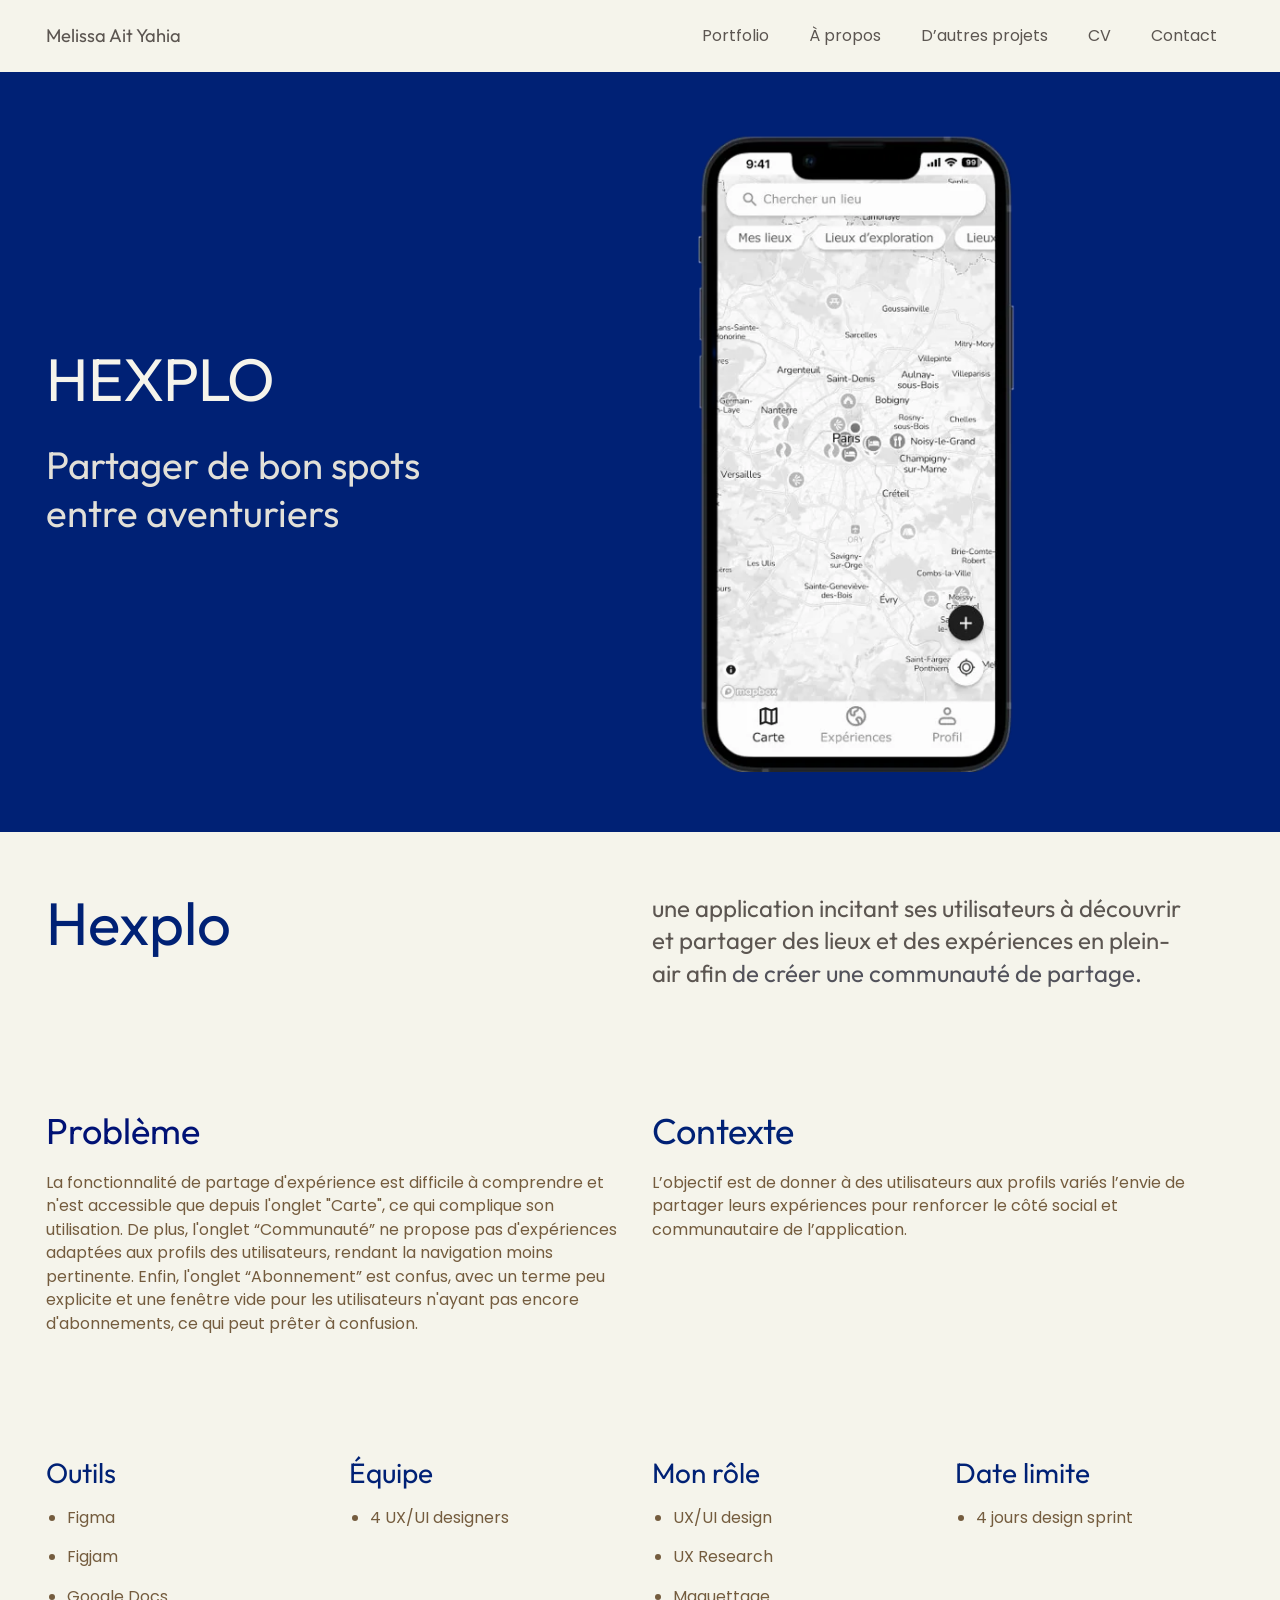
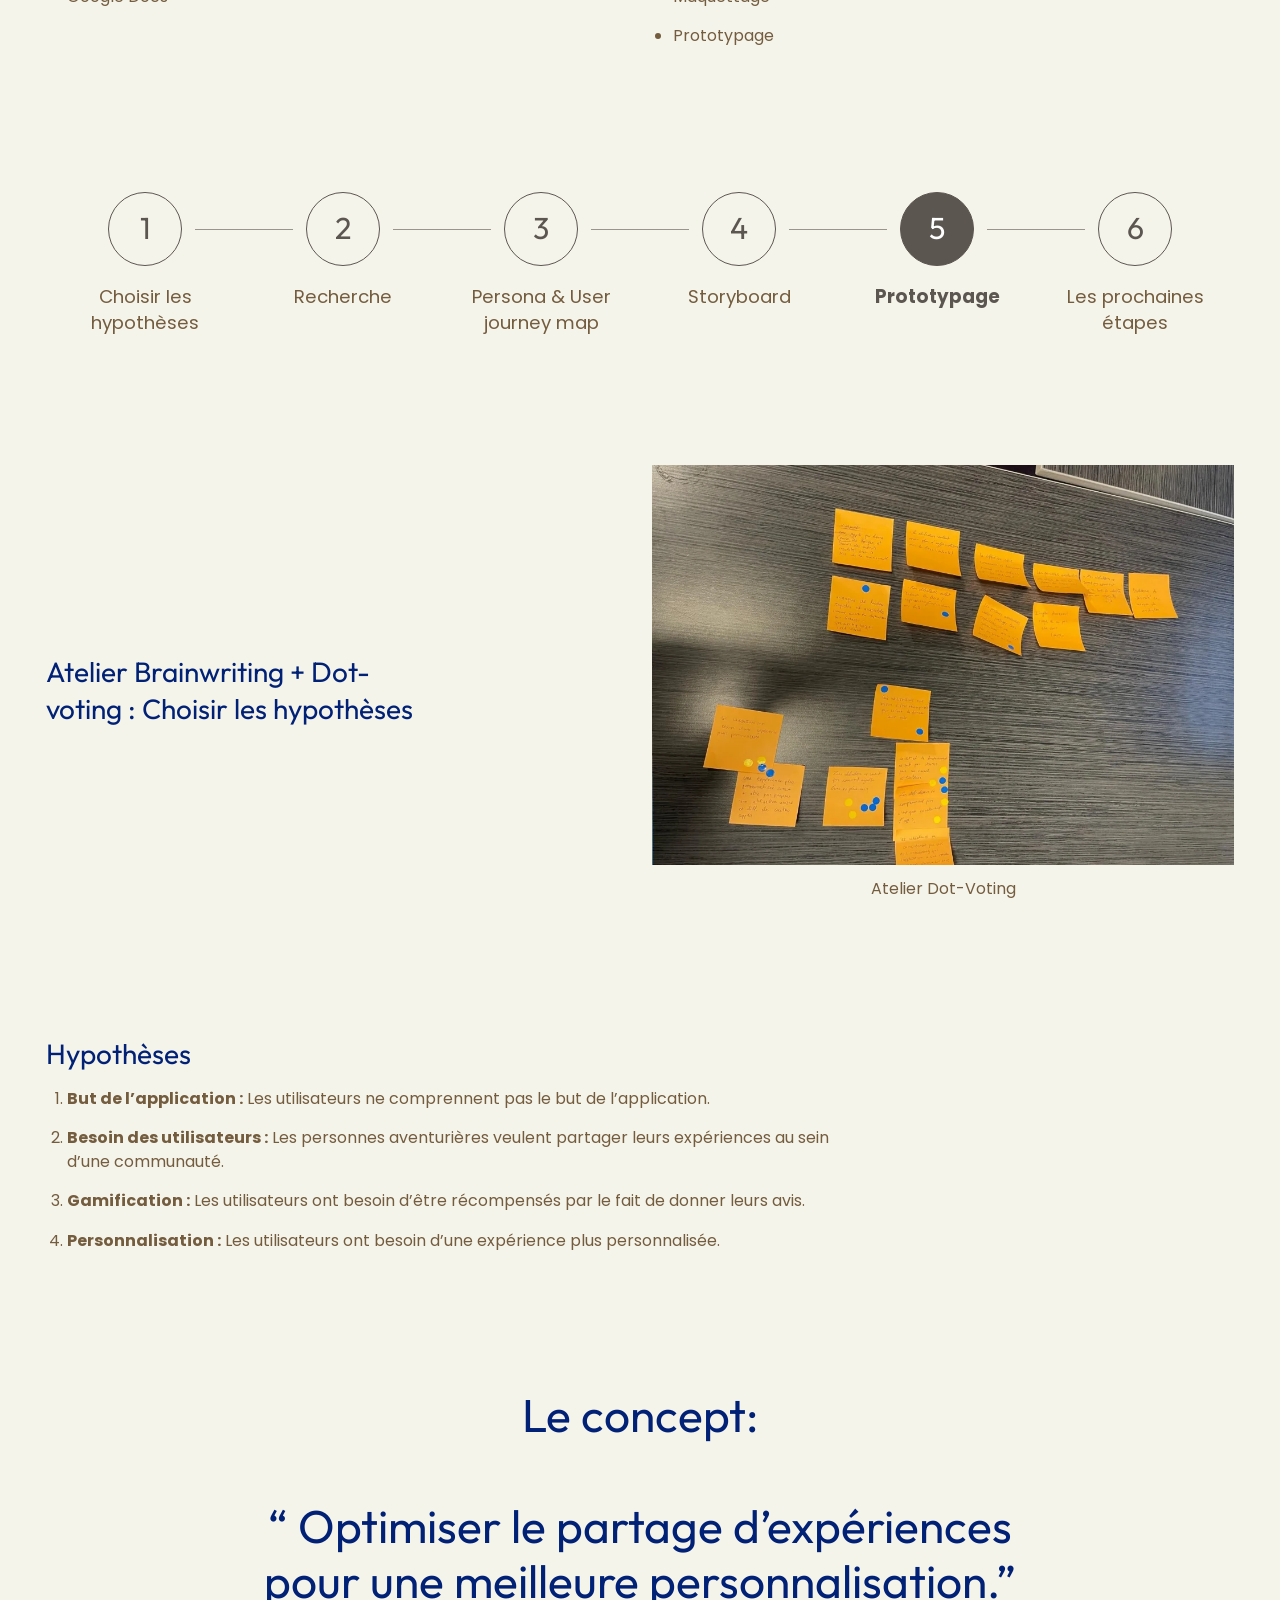
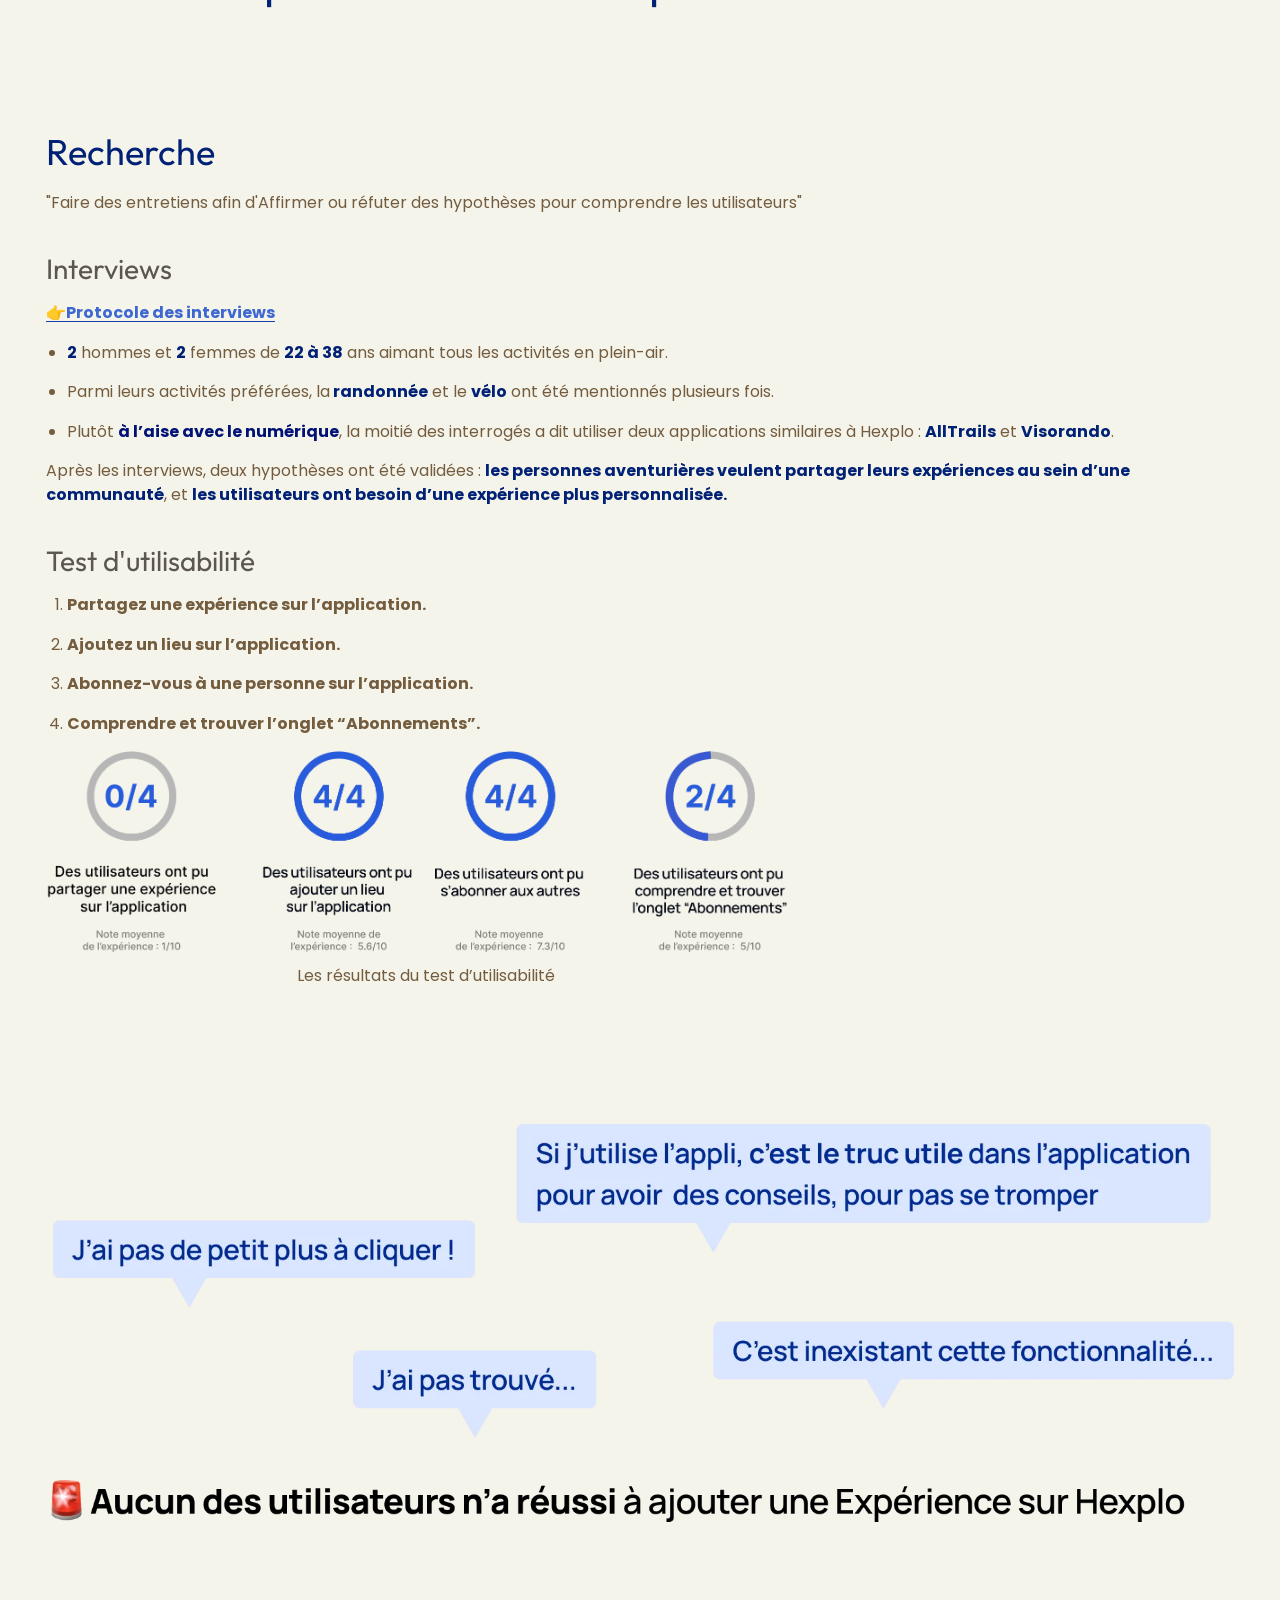
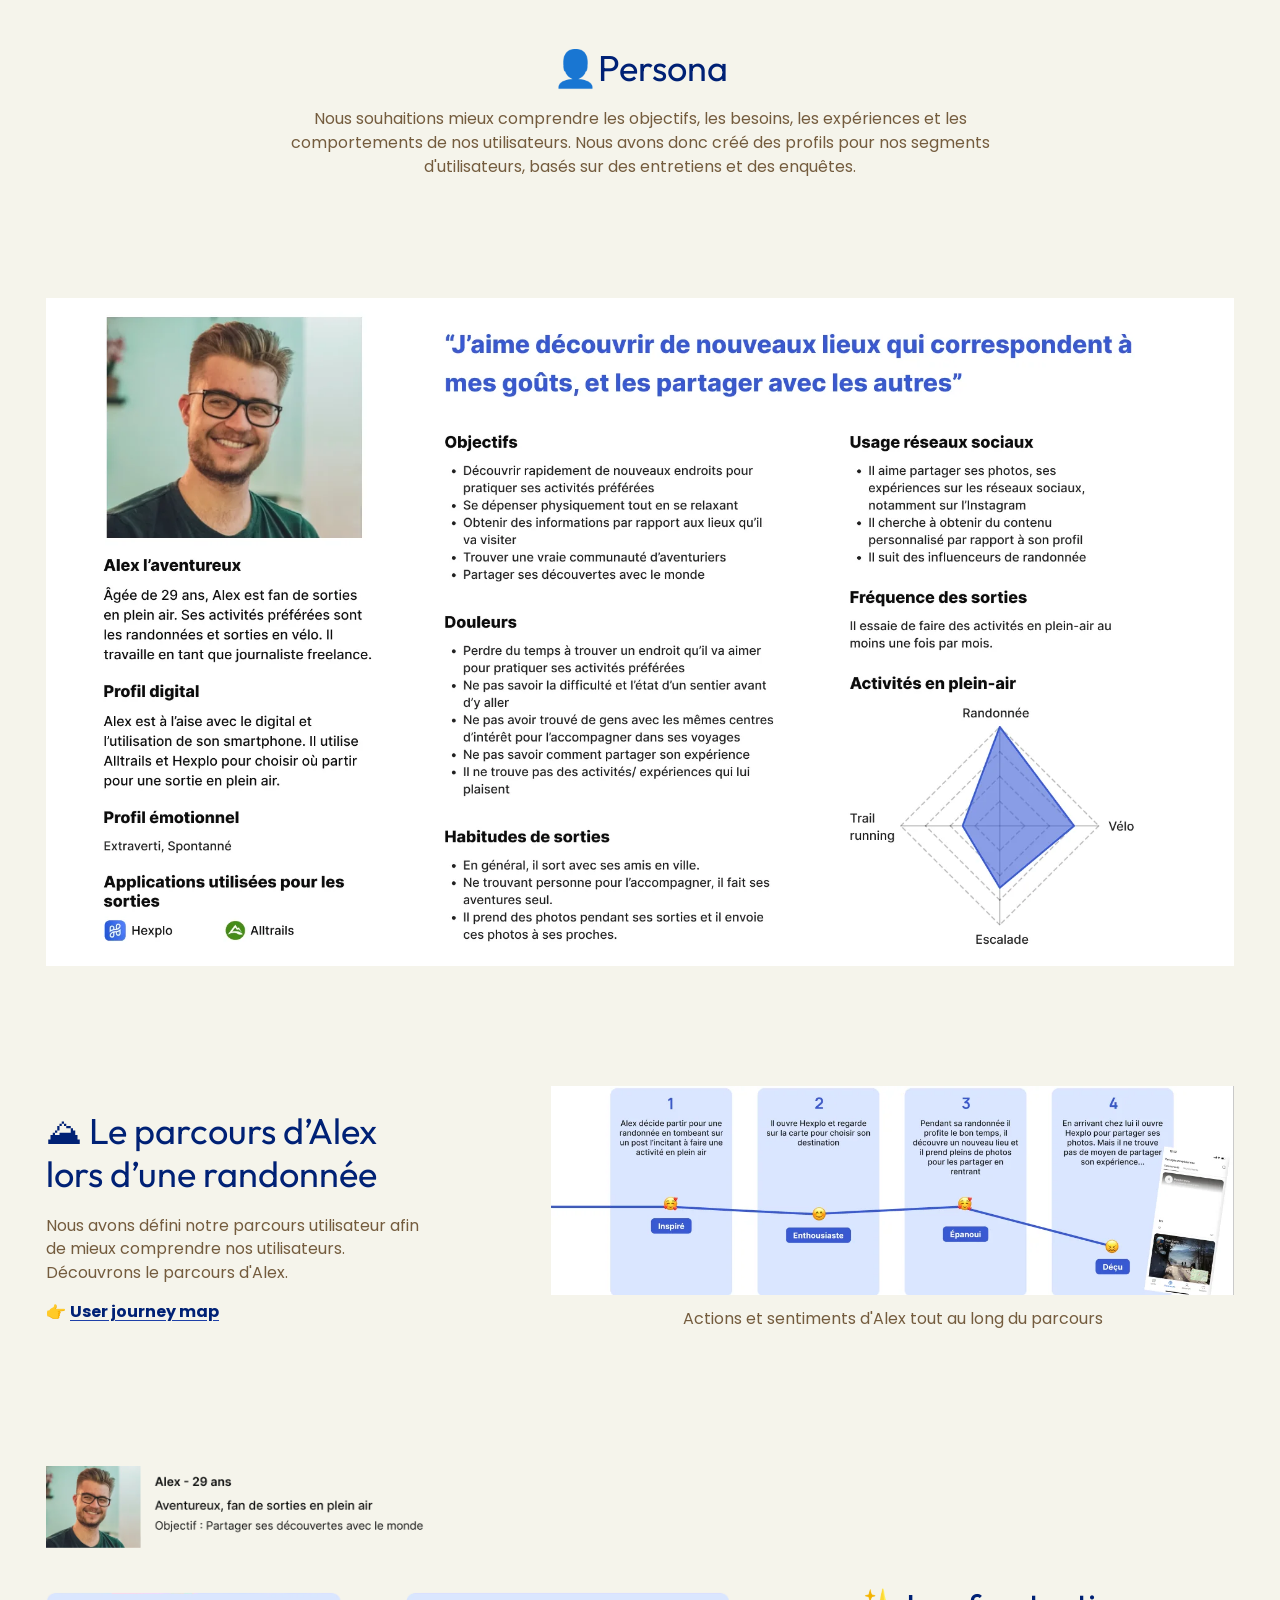
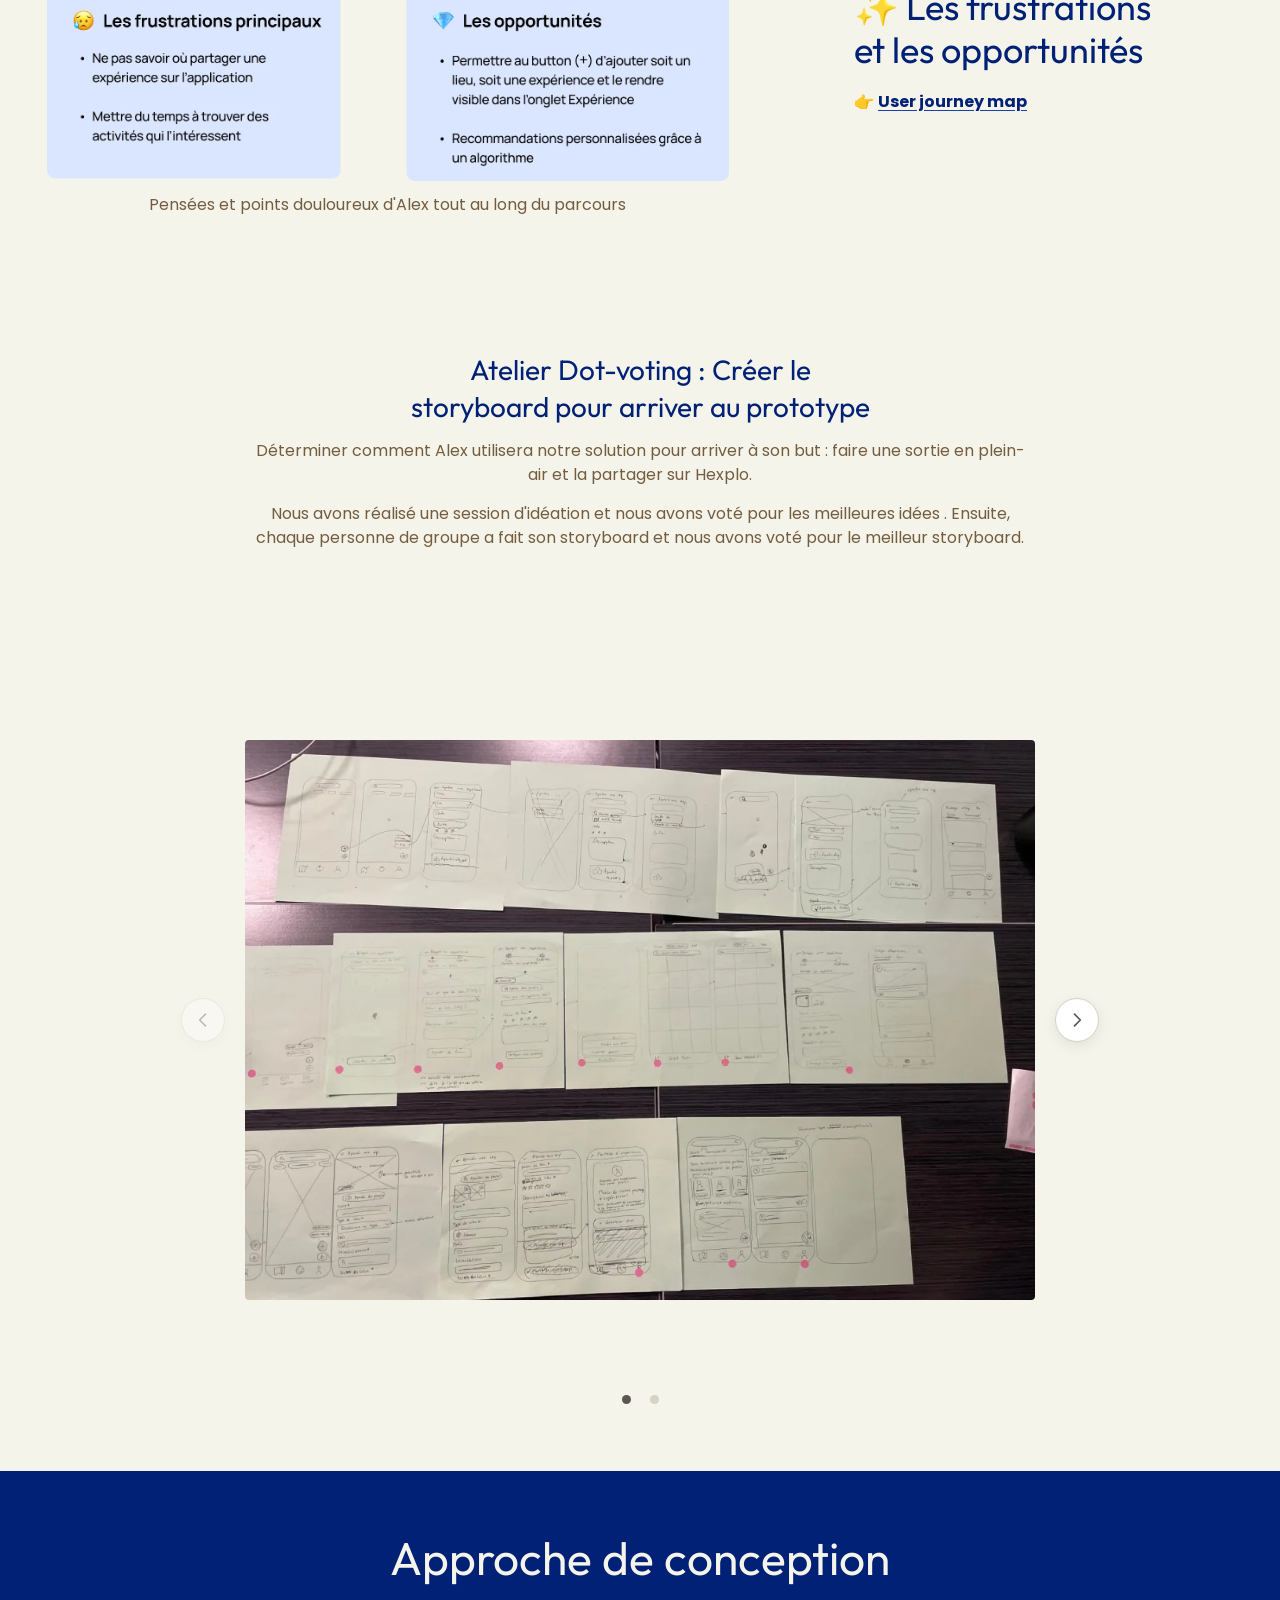
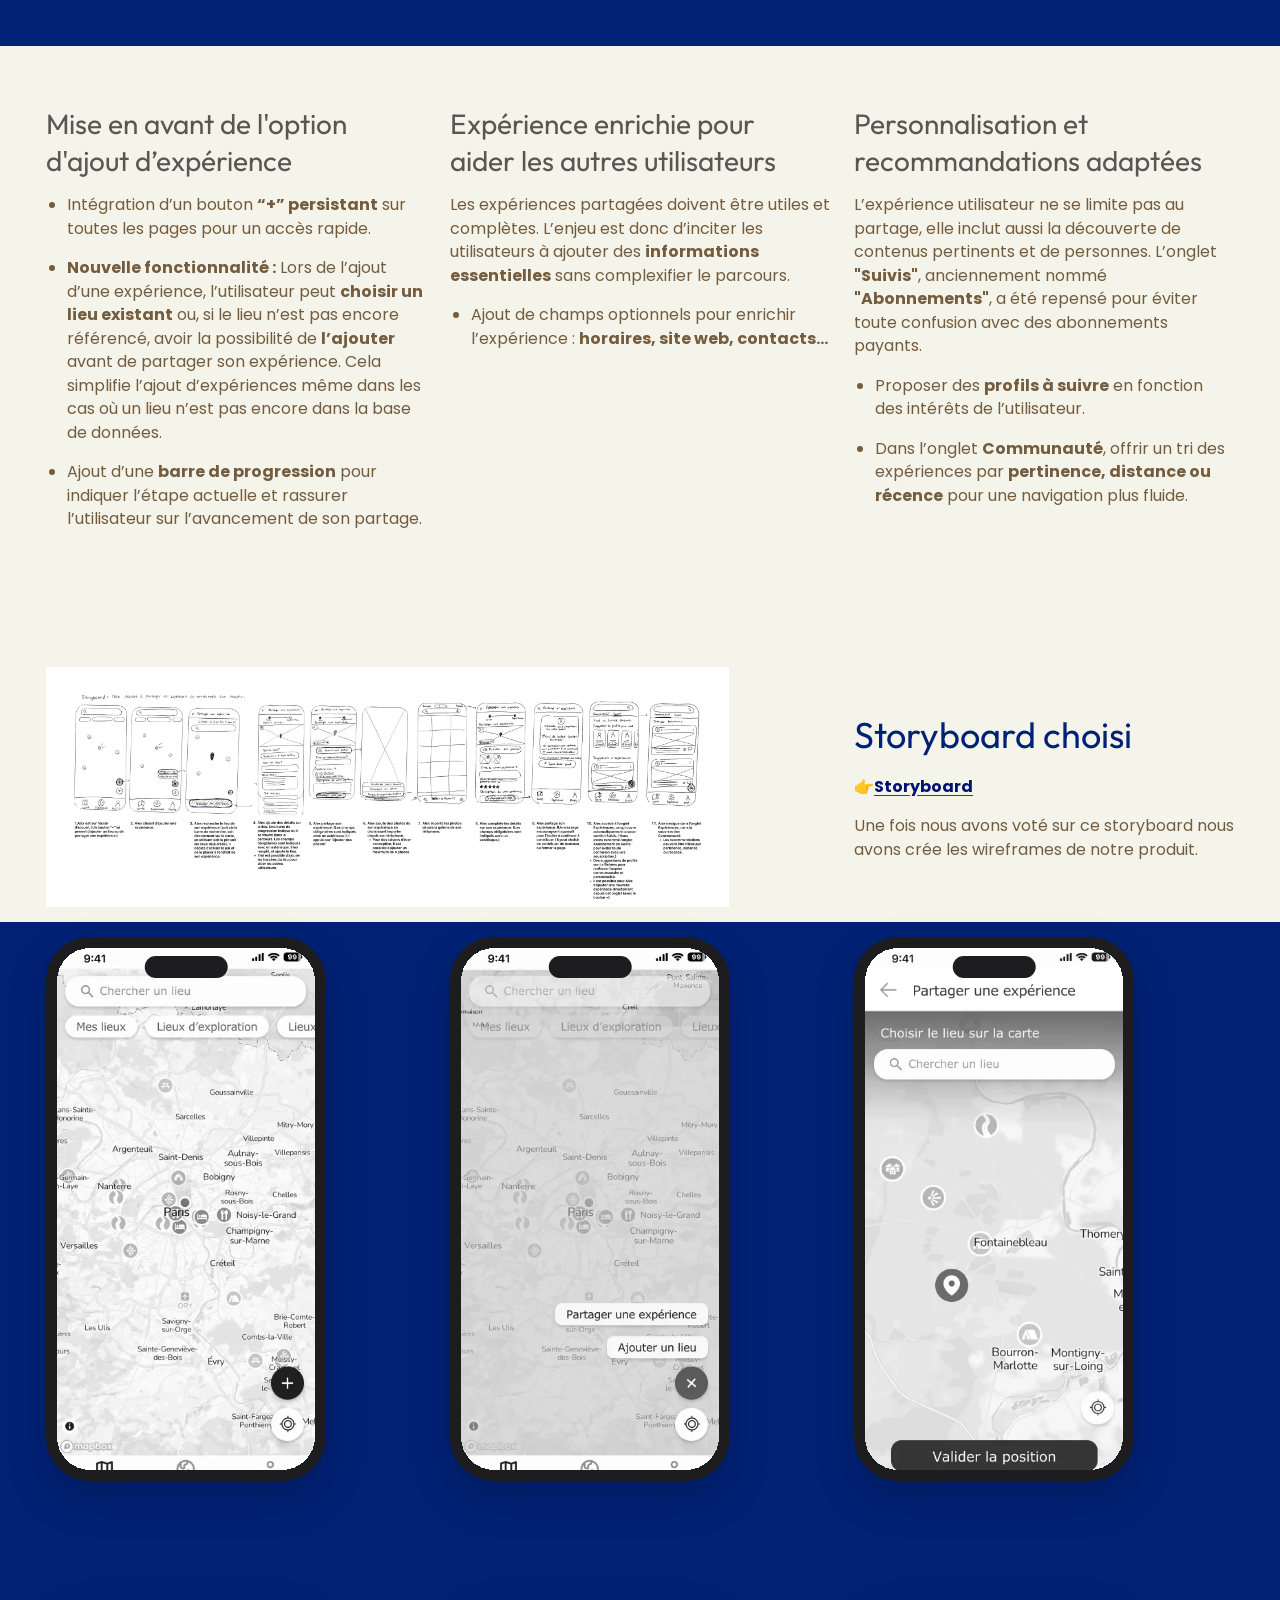
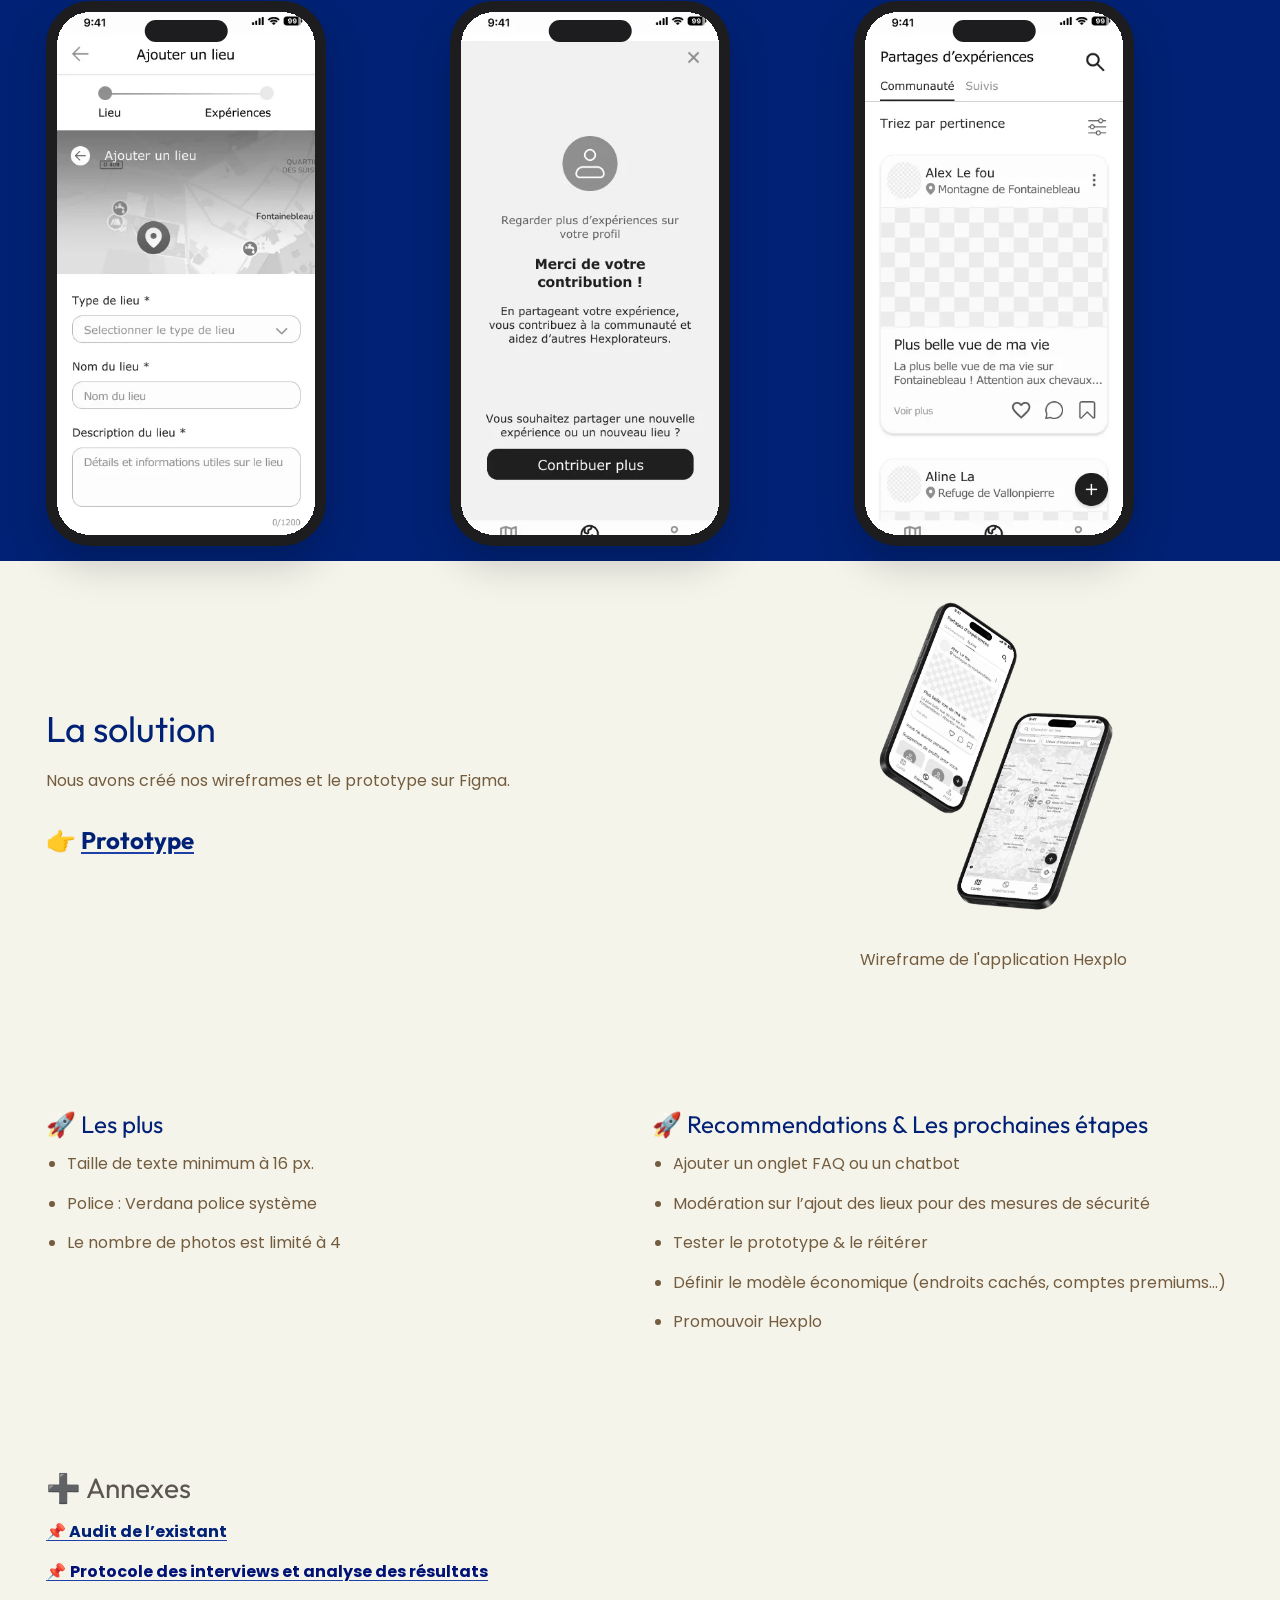
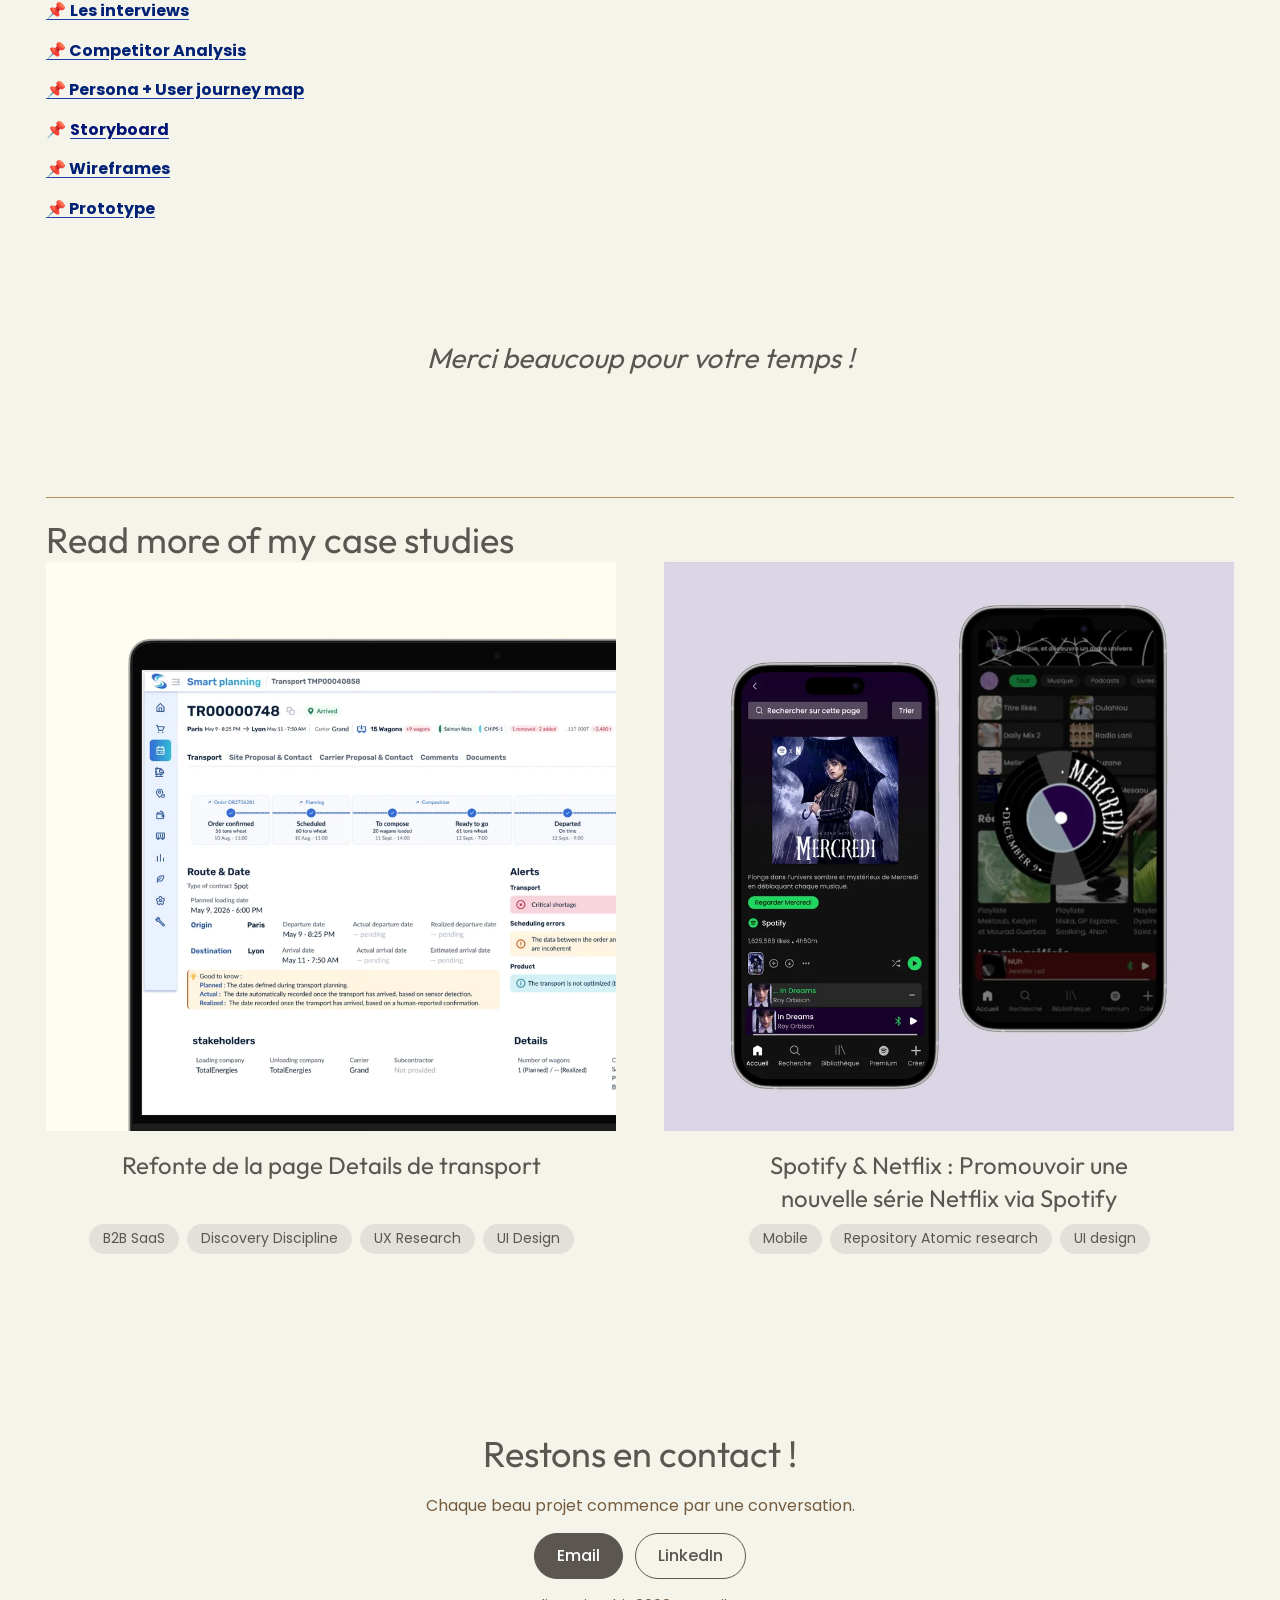
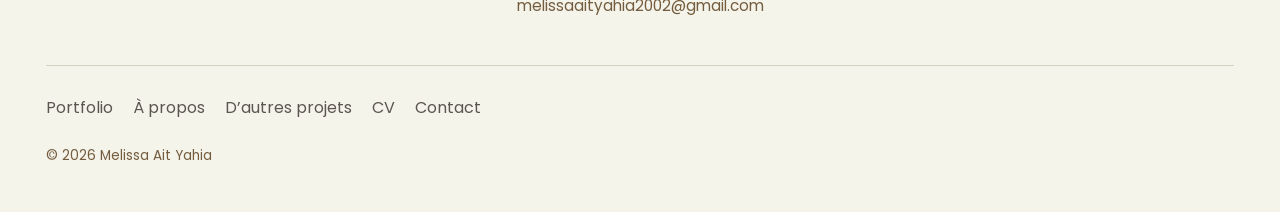
<file: hexplo.html>
<!doctype html>
<html lang="fr">

<head>
    <meta charset="utf-8">
    <meta name="viewport" content="width=device-width, initial-scale=1">
    <title>HEXPLO — Melissa Ait Yahia</title>
    <meta name="description" content="Partager de bon spots entre aventuriers">
    <meta property="og:title" content="HEXPLO — Melissa Ait Yahia">
    <meta property="og:description" content="Partager de bon spots entre aventuriers">
    <link rel="icon" href="assets/favicon.svg" type="image/svg+xml">
    <link rel="preconnect" href="https://fonts.googleapis.com">
    <link rel="preconnect" href="https://fonts.gstatic.com" crossorigin>
    <link href="https://fonts.googleapis.com/css2?family=Outfit:wght@400;700&family=Poppins:ital,wght@0,400;0,700;1,400;1,700&family=Inter+Tight:wght@500&display=swap" rel="stylesheet">
    <link rel="stylesheet" href="assets/style.css">
</head>

<body>
    <a class="skip" href="#contenu">Aller au contenu</a>

    <div id="header-placeholder"></div>
    <main id="contenu">
        <section class="sec sec--mainheader sec--dark" id="section-1" style="--pt:60px;--pb:60px;background:rgb(0,33,117)">
            <div class="wrap">
                <div class="hero">
                    <div class="hero-text">
                        <h1><span style="color:#F5F4EB">HEXPLO</span></h1>
                        <div class="hero-sub">
                            <h2><span style="color:#E2E0D8">Partager de bon spots entre aventuriers</span></h2>
                        </div>
                    </div>
                    <div class="hero-media"><img src="assets/img/hexplo/zYhs2DBUz6VReX9y-d2ea.webp" width="361" height="690" alt="HEXPLO" loading="eager" decoding="async"></div>
                </div>
            </div>
        </section>
        <section class="sec sec--columns" id="section-2" style="--pt:60px;--pb:60px">
            <div class="wrap">
                <div class="grid grid--12">
                    <div class="col" style="--cs:1;--ce:7;">
                        <div class="tc tc--left">
                            <h1><span style="color:#002175">Hexplo</span></h1>
                        </div>
                    </div>
                    <div class="col" style="--cs:7;--ce:13;">
                        <div class="tc tc--left">
                            <h4>une application incitant ses utilisateurs à découvrir et partager des lieux et des expériences en plein-air afin <span style="color:#52525B">de créer une communauté de partage.</span></h4>
                        </div>
                    </div>
                </div>
            </div>
        </section>
        <section class="sec sec--columns" id="section-3" style="--pt:60px;--pb:60px">
            <div class="wrap">
                <div class="grid grid--12">
                    <div class="col" style="--cs:1;--ce:7;">
                        <div class="tc tc--left">
                            <h2><span style="color:#001275">Problème</span></h2>
                            <p>La fonctionnalité de partage d'expérience est difficile à comprendre et n'est accessible que depuis l'onglet "Carte", ce qui complique son utilisation. De plus, l'onglet “Communauté” ne propose pas d'expériences adaptées aux
                                profils des utilisateurs, rendant la navigation moins pertinente. Enfin, l'onglet “Abonnement” est confus, avec un terme peu explicite et une fenêtre vide pour les utilisateurs n'ayant pas encore d'abonnements, ce qui peut
                                prêter à confusion.</p>
                        </div>
                    </div>
                    <div class="col" style="--cs:7;--ce:13;">
                        <div class="tc tc--left">
                            <h2><span style="color:#002175">Contexte</span></h2>
                            <p>L’objectif est de donner à des utilisateurs aux profils variés l’envie de partager leurs expériences pour renforcer le côté social et communautaire de l’application.</p>
                        </div>
                    </div>
                </div>
            </div>
        </section>
        <section class="sec sec--columns" id="section-4" style="--pt:60px;--pb:60px">
            <div class="wrap">
                <div class="grid grid--12">
                    <div class="col" style="--cs:1;--ce:4;">
                        <div class="tc tc--left">
                            <h3><span style="color:#002175">Outils</span></h3>
                            <ul>
                                <li>
                                    <p>Figma</p>
                                </li>
                                <li>
                                    <p>Figjam</p>
                                </li>
                                <li>
                                    <p>Google Docs</p>
                                </li>
                            </ul>
                        </div>
                    </div>
                    <div class="col" style="--cs:4;--ce:7;">
                        <div class="tc tc--left">
                            <h3><span style="color:#002175">Équipe</span></h3>
                            <ul>
                                <li>
                                    <p>4 UX/UI designers</p>
                                </li>
                            </ul>
                        </div>
                    </div>
                    <div class="col" style="--cs:7;--ce:10;">
                        <div class="tc tc--left">
                            <h3><span style="color:#002175">Mon rôle</span></h3>
                            <ul>
                                <li>
                                    <p>UX/UI design</p>
                                </li>
                                <li>
                                    <p>UX Research</p>
                                </li>
                                <li>
                                    <p>Maquettage</p>
                                </li>
                                <li>
                                    <p>Prototypage</p>
                                </li>
                            </ul>
                        </div>
                    </div>
                    <div class="col" style="--cs:10;--ce:13;">
                        <div class="tc tc--left">
                            <h3><span style="color:#002175">Date limite</span></h3>
                            <ul>
                                <li>
                                    <p>4 jours design sprint</p>
                                </li>
                            </ul>
                        </div>
                    </div>
                </div>
            </div>
        </section>
        <section class="sec sec--process" id="section-5" style="--pt:60px;--pb:60px">
            <div class="wrap">
                <nav class="process" aria-label="Étapes du projet">
                    <ol>
                        <li><a href="#section-6"><span class="num" aria-hidden="true">1</span><span class="step-name">Choisir les hypothèses</span></a></li>
                        <li><a href="#section-9"><span class="num" aria-hidden="true">2</span><span class="step-name">Recherche</span></a></li>
                        <li><a href="#section-11"><span class="num" aria-hidden="true">3</span><span class="step-name">Persona &amp; User journey map</span></a></li>
                        <li><a href="#section-15"><span class="num" aria-hidden="true">4</span><span class="step-name">Storyboard</span></a></li>
                        <li><a href="#section-22"><span class="num" aria-hidden="true">5</span><span class="step-name">Prototypage</span></a></li>
                        <li><a href="#section-23"><span class="num" aria-hidden="true">6</span><span class="step-name">Les prochaines étapes</span></a></li>
                    </ol>
                </nav>
            </div>
        </section>
        <section class="sec sec--general" id="section-6" style="--pt:60px;--pb:60px">
            <div class="wrap">
                <div class="grid grid--12">
                    <div class="col col--middle" style="--cs:1;--ce:6;">
                        <div class="tc tc--left">
                            <h3><span style="color:#002175">Atelier Brainwriting + Dot-voting : Choisir les hypothèses</span></h3>
                        </div>
                    </div>
                    <div class="col col--middle" style="--cs:7;--ce:13;">
                        <figure class="media"><img src="assets/img/hexplo/ktIXmNTM0Q6Tspk6-cc56.webp" width="1022" height="702" alt="Atelier Brainwriting + Dot-voting : Choisir les hypothèses" loading="lazy" decoding="async">
                            <figcaption>
                                <p>Atelier Dot-Voting</p>
                            </figcaption>
                        </figure>
                    </div>
                </div>
            </div>
        </section>
        <section class="sec sec--general" id="section-7" style="--pt:60px;--pb:60px">
            <div class="wrap">
                <div class="grid grid--12">
                    <div class="col" style="--cs:1;--ce:9;">
                        <div class="tc tc--left">
                            <h3><span style="color:#002175">Hypothèses</span></h3>
                            <ol>
                                <li>
                                    <p><strong>But de l’application :</strong> Les utilisateurs ne comprennent pas le but de l’application.</p>
                                </li>
                                <li>
                                    <p><strong>Besoin des utilisateurs :</strong> Les personnes aventurières veulent partager leurs expériences au sein d’une communauté.</p>
                                </li>
                                <li>
                                    <p><strong>Gamification :</strong> Les utilisateurs ont besoin d’être récompensés par le fait de donner leurs avis.</p>
                                </li>
                                <li>
                                    <p><strong>Personnalisation :</strong> Les utilisateurs ont besoin d’une expérience plus personnalisée.</p>
                                </li>
                            </ol>
                        </div>
                    </div>
                </div>
            </div>
        </section>
        <section class="sec sec--header" id="section-8" style="--pt:60px;--pb:60px">
            <div class="wrap">
                <div class="grid grid--12">
                    <div class="col" style="--cs:1;--ce:13;">
                        <div class="tc tc--center">
                            <h1><span style="color:#002175">Le concept: <br/><br/>“ Optimiser le partage d’expériences<br/>pour une meilleure personnalisation.”</span></h1>
                        </div>
                    </div>
                </div>
            </div>
        </section>
        <section class="sec sec--general" id="section-9" style="--pt:60px;--pb:60px">
            <div class="wrap">
                <div class="grid grid--12">
                    <div class="col col--stack" style="--cs:1;--ce:13;">
                        <div class="tc tc--left">
                            <h2><span style="color:#002175">Recherche</span></h2>
                            <p>"Faire des entretiens afin d'Affirmer ou réfuter des hypothèses pour comprendre les utilisateurs"</p>
                            <h3>Interviews</h3>
                            <p><a href="https://docs.google.com/document/d/18H2r96k4UKyxh_Eblut3F-kgHlFXocPCQkIZDaUs32E/edit?tab=t.rypyrayuragk#heading=h.h8s8guizajt2" rel="noopener" target="_blank">👉<span style="color:#3D67D1"><strong>Protocole des interviews</strong></span></a></p>
                            <ul>
                                <li>
                                    <p><span style="color:#002175"><strong>2</strong></span> hommes et <span style="color:#002175"><strong>2</strong></span> femmes de <span style="color:#002175"><strong>22 à 38</strong></span> ans aimant tous les activités
                                        en plein-air.</p>
                                </li>
                                <li>
                                    <p>Parmi leurs activités préférées, la<span style="color:#002175"><strong> randonnée</strong></span> et le <span style="color:#002175"><strong>vélo</strong></span> ont été mentionnés plusieurs fois.</p>
                                </li>
                                <li>
                                    <p>Plutôt <span style="color:#001275"><strong>à l’aise avec le numérique</strong></span>, la moitié des interrogés a dit utiliser deux applications similaires à Hexplo : <span style="color:#002175"><strong>AllTrails</strong></span>                                        et <span style="color:#002175"><strong>Visorando</strong></span>.</p>
                                </li>
                            </ul>
                            <p>Après les interviews, deux hypothèses ont été validées : <span style="color:#002175"><strong>les personnes aventurières veulent partager leurs expériences au sein d’une communauté</strong></span>, et <span style="color:#002175"><strong>les utilisateurs ont besoin d’une expérience plus personnalisée.</strong></span></p>
                            <h3>Test d'utilisabilité</h3>
                            <ol>
                                <li>
                                    <p><strong>Partagez une expérience sur l’application.</strong></p>
                                </li>
                                <li>
                                    <p><strong>Ajoutez un lieu sur l’application.</strong></p>
                                </li>
                                <li>
                                    <p><strong>Abonnez-vous à une personne sur l’application.</strong></p>
                                </li>
                                <li>
                                    <p><strong>Comprendre et trouver l’onglet “Abonnements”.</strong></p>
                                </li>
                            </ol>
                        </div>
                        <figure class="media"><img src="assets/img/hexplo/JWx64SOrtaT042rW-65f3.webp" srcset="assets/img/hexplo/JWx64SOrtaT042rW-65f3-sm.webp 1000w, assets/img/hexplo/JWx64SOrtaT042rW-65f3.webp 1691w" sizes="(min-width: 1240px) 1188px, 100vw" width="1691" height="447"
                                alt="Test d&#x27;utilisabilité" loading="lazy" decoding="async">
                            <figcaption>
                                <p>Les résultats du test d’utilisabilité</p>
                            </figcaption>
                        </figure>
                    </div>
                </div>
            </div>
        </section>
        <section class="sec sec--general" id="section-10" style="--pt:60px;--pb:60px">
            <div class="wrap">
                <div class="grid grid--12">
                    <div class="col" style="--cs:1;--ce:13;">
                        <figure class="media"><img src="assets/img/hexplo/UKsp0kD718hcv3DE-0efe.webp" srcset="assets/img/hexplo/UKsp0kD718hcv3DE-0efe-sm.webp 1000w, assets/img/hexplo/UKsp0kD718hcv3DE-0efe.webp 1725w" sizes="(min-width: 1240px) 1188px, 100vw" width="1725" height="584"
                                alt="Test d&#x27;utilisabilité" loading="lazy" decoding="async"></figure>
                    </div>
                </div>
            </div>
        </section>
        <section class="sec sec--general" id="section-11" style="--pt:60px;--pb:60px">
            <div class="wrap">
                <div class="grid grid--12">
                    <div class="col" style="--cs:3;--ce:11;">
                        <div class="tc tc--center">
                            <h2><span style="color:#002175">👤Persona</span></h2>
                            <p>Nous souhaitions mieux comprendre les objectifs, les besoins, les expériences et les comportements de nos utilisateurs. Nous avons donc créé des profils pour nos segments d'utilisateurs, basés sur des entretiens et des enquêtes.</p>
                        </div>
                    </div>
                </div>
            </div>
        </section>
        <section class="sec sec--general" id="section-12" style="--pt:60px;--pb:60px">
            <div class="wrap">
                <div class="grid grid--12">
                    <div class="col" style="--cs:1;--ce:13;">
                        <figure class="media"><img src="assets/img/hexplo/idVT8TBk4mQkNHs0-d0b7.webp" srcset="assets/img/hexplo/idVT8TBk4mQkNHs0-d0b7-sm.webp 1000w, assets/img/hexplo/idVT8TBk4mQkNHs0-d0b7.webp 1920w" sizes="(min-width: 1240px) 1188px, 100vw" width="1920" height="1080"
                                alt="Persona" loading="lazy" decoding="async"></figure>
                    </div>
                </div>
            </div>
        </section>
        <section class="sec sec--general" id="section-13" style="--pt:60px;--pb:60px">
            <div class="wrap">
                <div class="grid grid--12">
                    <div class="col col--middle" style="--cs:1;--ce:5;">
                        <div class="tc tc--left">
                            <h2><span style="color:#002175">⛰ Le parcours d’Alex lors d’une randonnée</span></h2>
                            <p>Nous avons défini notre parcours utilisateur afin de mieux comprendre nos utilisateurs. Découvrons le parcours d'Alex.</p>
                            <p>👉 <a href="https://www.figma.com/design/9Dnn5qLX58YVYiRzUfIBbA/Hexplo?node-id=0-1&amp;t=PVCreZ05Z4k6UpZk-1" rel="noopener" target="_blank"><span style="color:#002175"><strong>User journey map</strong></span></a></p>
                        </div>
                    </div>
                    <div class="col col--middle" style="--cs:6;--ce:13;">
                        <figure class="media"><img src="assets/img/hexplo/9K8NsEFiLde0KH9B-eee3.webp" srcset="assets/img/hexplo/9K8NsEFiLde0KH9B-eee3-sm.webp 1000w, assets/img/hexplo/9K8NsEFiLde0KH9B-eee3.webp 1187w" sizes="(min-width: 1240px) 1188px, 100vw" width="1187" height="362"
                                alt="Le parcours d’Alex lors d’une randonnée" loading="lazy" decoding="async">
                            <figcaption>
                                <p>Actions et sentiments d'Alex tout au long du parcours</p>
                            </figcaption>
                        </figure>
                    </div>
                </div>
            </div>
        </section>
        <section class="sec sec--general" id="section-14" style="--pt:60px;--pb:60px">
            <div class="wrap">
                <div class="grid grid--12">
                    <div class="col col--middle" style="--cs:1;--ce:8;">
                        <figure class="media"><img src="assets/img/hexplo/28hQ4knaa2PgxLbl-f987.webp" srcset="assets/img/hexplo/28hQ4knaa2PgxLbl-f987-sm.webp 1000w, assets/img/hexplo/28hQ4knaa2PgxLbl-f987.webp 1582w" sizes="(min-width: 1240px) 1188px, 100vw" width="1582" height="729"
                                alt="Le parcours d’Alex lors d’une randonnée" loading="lazy" decoding="async">
                            <figcaption>
                                <p>Pensées et points douloureux d'Alex tout au long du parcours</p>
                            </figcaption>
                        </figure>
                    </div>
                    <div class="col col--middle" style="--cs:9;--ce:13;">
                        <div class="tc tc--left">
                            <h2><span style="color:#002175">✨ Les frustrations et les opportunités</span></h2>
                            <p>👉 <a href="https://www.figma.com/design/9Dnn5qLX58YVYiRzUfIBbA/Hexplo?node-id=0-1&amp;t=PVCreZ05Z4k6UpZk-1" rel="noopener" target="_blank"><span style="color:#002175"><strong>User journey map</strong></span></a></p>
                        </div>
                    </div>
                </div>
            </div>
        </section>
        <section class="sec sec--general" id="section-15" style="--pt:60px;--pb:60px">
            <div class="wrap">
                <div class="grid grid--12">
                    <div class="col" style="--cs:3;--ce:11;">
                        <div class="tc tc--center">
                            <h3><span style="color:#002175">Atelier Dot-voting : Créer le storyboard pour arriver au prototype</span></h3>
                            <p>Déterminer comment Alex utilisera notre solution pour arriver à son but : faire une sortie en plein-air et la partager sur Hexplo.</p>
                            <p>Nous avons réalisé une session d'idéation et nous avons voté pour les meilleures idées . Ensuite, chaque personne de groupe a fait son storyboard et nous avons voté pour le meilleur storyboard.</p>
                        </div>
                    </div>
                </div>
            </div>
        </section>
        <section class="sec sec--gallery" id="section-16" style="--pt:60px;--pb:60px">
            <div class="wrap">
                <div class="slider" role="region" aria-roledescription="diaporama" aria-label="Atelier Dot-voting : Créer le storyboard pour arriver au prototype">
                    <ul class="slider-track" tabindex="0" aria-label="Images, faire défiler horizontalement">
                        <li class="slide" aria-roledescription="diapositive" aria-label="1 sur 2"><img src="assets/img/hexplo/XPohohJhJmqR3TOX-da7f.webp" width="1007" height="713" alt="Atelier Dot-voting : Créer le storyboard pour arriver au prototype — image 1" loading="lazy" decoding="async"></li>
                        <li class="slide" aria-roledescription="diapositive" aria-label="2 sur 2"><img src="assets/img/hexplo/xhzPGlGBL7dd4m8W-4790.webp" width="545" height="732" alt="Atelier Dot-voting : Créer le storyboard pour arriver au prototype — image 2" loading="lazy" decoding="async"></li>
                    </ul><button type="button" class="arrow arrow--prev" aria-label="Image précédente"><svg viewBox="0 0 24 24" width="20" height="20" aria-hidden="true"><path d="M15 5l-7 7 7 7" fill="none" stroke="currentColor" stroke-width="2" stroke-linecap="round" stroke-linejoin="round"/></svg></button>
                    <button type="button" class="arrow arrow--next" aria-label="Image suivante"><svg viewBox="0 0 24 24" width="20" height="20" aria-hidden="true"><path d="M9 5l7 7-7 7" fill="none" stroke="currentColor" stroke-width="2" stroke-linecap="round" stroke-linejoin="round"/></svg></button>
                    <div class="dots"><button type="button" class="dot" aria-label="Aller à l’image 1"></button><button type="button" class="dot" aria-label="Aller à l’image 2"></button></div>
                </div>
            </div>
        </section>
        <section class="sec sec--header sec--dark" id="section-17" style="--pt:60px;--pb:60px;background:rgb(0,33,117)">
            <div class="wrap">
                <div class="grid grid--12">
                    <div class="col" style="--cs:1;--ce:13;">
                        <div class="tc tc--center">
                            <h1><span style="color:#F5F4EB">Approche de conception</span></h1>
                        </div>
                    </div>
                </div>
            </div>
        </section>
        <section class="sec sec--columns" id="section-18" style="--pt:60px;--pb:60px">
            <div class="wrap">
                <div class="grid grid--12">
                    <div class="col" style="--cs:1;--ce:5;">
                        <div class="tc tc--left">
                            <h3>Mise en avant de l'option d'ajout d’expérience</h3>
                            <ul>
                                <li>
                                    <p>Intégration d’un bouton <strong>“+” persistant</strong> sur toutes les pages pour un accès rapide.</p>
                                </li>
                                <li>
                                    <p><strong>Nouvelle fonctionnalité :</strong> Lors de l’ajout d’une expérience, l’utilisateur peut <strong>choisir un lieu existant</strong> ou, si le lieu n’est pas encore référencé, avoir la possibilité de <strong>l’ajouter</strong>                                        avant de partager son expérience. Cela simplifie l’ajout d’expériences même dans les cas où un lieu n’est pas encore dans la base de données.</p>
                                </li>
                                <li>
                                    <p>Ajout d’une <strong>barre de progression</strong> pour indiquer l’étape actuelle et rassurer l’utilisateur sur l’avancement de son partage.</p>
                                </li>
                            </ul>
                        </div>
                    </div>
                    <div class="col" style="--cs:5;--ce:9;">
                        <div class="tc tc--left">
                            <h3>Expérience enrichie pour aider les autres utilisateurs</h3>
                            <p>Les expériences partagées doivent être utiles et complètes. L’enjeu est donc d’inciter les utilisateurs à ajouter des <strong>informations essentielles</strong> sans complexifier le parcours.</p>
                            <ul>
                                <li>
                                    <p>Ajout de champs optionnels pour enrichir l’expérience : <strong>horaires, site web, contacts…</strong></p>
                                </li>
                            </ul>
                        </div>
                    </div>
                    <div class="col" style="--cs:9;--ce:13;">
                        <div class="tc tc--left">
                            <h3>Personnalisation et recommandations adaptées</h3>
                            <p>L’expérience utilisateur ne se limite pas au partage, elle inclut aussi la découverte de contenus pertinents et de personnes. L’onglet <strong>"Suivis"</strong>, anciennement nommé <strong>"Abonnements"</strong>, a été repensé
                                pour éviter toute confusion avec des abonnements payants.</p>
                            <ul>
                                <li>
                                    <p>Proposer des <strong>profils à suivre</strong> en fonction des intérêts de l’utilisateur.</p>
                                </li>
                                <li>
                                    <p>Dans l’onglet <strong>Communauté</strong>, offrir un tri des expériences par <strong>pertinence, distance ou récence</strong> pour une navigation plus fluide.</p>
                                </li>
                            </ul>
                        </div>
                    </div>
                </div>
            </div>
        </section>
        <section class="sec sec--general" id="section-19" style="--pt:60px;--pb:60px">
            <div class="wrap">
                <div class="grid grid--12">
                    <div class="col col--middle" style="--cs:1;--ce:8;">
                        <figure class="media"><img src="assets/img/hexplo/22VtdSrMjW9rg9hG-5fc3.webp" srcset="assets/img/hexplo/22VtdSrMjW9rg9hG-5fc3-sm.webp 1000w, assets/img/hexplo/22VtdSrMjW9rg9hG-5fc3.webp 2400w" sizes="(min-width: 1240px) 1188px, 100vw" width="2400" height="844"
                                alt="Personnalisation et recommandations adaptées" loading="lazy" decoding="async"></figure>
                    </div>
                    <div class="col col--middle" style="--cs:9;--ce:13;">
                        <div class="tc tc--left">
                            <h2><span style="color:#002175">Storyboard choisi</span></h2>
                            <p>👉<a href="https://www.figma.com/design/9Dnn5qLX58YVYiRzUfIBbA/Hexplo?node-id=104-816&amp;t=qVmveDSOBezMicQ2-1" rel="noopener" target="_blank"><span style="color:#001275"><strong>Storyboard</strong></span></a></p>
                            <p>Une fois nous avons voté sur ce storyboard nous avons crée les wireframes de notre produit.</p>
                        </div>
                    </div>
                </div>
            </div>
        </section>
        <section class="sec sec--gallery sec--dark" id="section-20" style="--pt:60px;--pb:60px;background:rgb(0,33,117)">
            <div class="wrap">
                <ul class="gallery gallery--mobile" style="--n:3">
                    <li>
                        <div class="phone">
                            <div class="phone-screen" tabindex="0" role="group" aria-label="Écran défilant"><img src="assets/img/hexplo/qRt6oeD1N4LI3TWQ-7a29.webp" width="375" height="812" alt="Storyboard choisi — image 1" loading="lazy" decoding="async"></div>
                        </div>
                    </li>
                    <li>
                        <div class="phone">
                            <div class="phone-screen" tabindex="0" role="group" aria-label="Écran défilant"><img src="assets/img/hexplo/FOcXvVPtWXDSxh91-1cc8.webp" width="375" height="812" alt="Storyboard choisi — image 2" loading="lazy" decoding="async"></div>
                        </div>
                    </li>
                    <li>
                        <div class="phone">
                            <div class="phone-screen" tabindex="0" role="group" aria-label="Écran défilant"><img src="assets/img/hexplo/rnCCW6DVj1uFduTs-7997.webp" width="375" height="812" alt="Storyboard choisi — image 3" loading="lazy" decoding="async"></div>
                        </div>
                    </li>
                </ul>
            </div>
        </section>
        <section class="sec sec--gallery sec--dark" id="section-21" style="--pt:60px;--pb:60px;background:rgb(0,33,117)">
            <div class="wrap">
                <ul class="gallery gallery--mobile" style="--n:3">
                    <li>
                        <div class="phone">
                            <div class="phone-screen" tabindex="0" role="group" aria-label="Écran défilant"><img src="assets/img/hexplo/ZEtuxI7fTLtKHwDN-84e9.webp" width="375" height="1154" alt="Storyboard choisi — image 1" loading="lazy" decoding="async"></div>
                        </div>
                    </li>
                    <li>
                        <div class="phone">
                            <div class="phone-screen" tabindex="0" role="group" aria-label="Écran défilant"><img src="assets/img/hexplo/4H8KjZOU21NuAl1T-d194.webp" width="375" height="813" alt="Storyboard choisi — image 2" loading="lazy" decoding="async"></div>
                        </div>
                    </li>
                    <li>
                        <div class="phone">
                            <div class="phone-screen" tabindex="0" role="group" aria-label="Écran défilant"><img src="assets/img/hexplo/q7NSO4lF9Bvb209x-24da.webp" width="375" height="813" alt="Storyboard choisi — image 3" loading="lazy" decoding="async"></div>
                        </div>
                    </li>
                </ul>
            </div>
        </section>
        <section class="sec sec--general" id="section-22" style="--pt:60px;--pb:60px">
            <div class="wrap">
                <div class="grid grid--12">
                    <div class="col col--middle" style="--cs:1;--ce:7;">
                        <div class="tc tc--left">
                            <h2><span style="color:#002175">La solution</span></h2>
                            <p>Nous avons créé nos wireframes et le prototype sur Figma.</p>
                            <h4><span style="color:#002175"><strong>👉 </strong></span><a href="https://www.figma.com/proto/9Dnn5qLX58YVYiRzUfIBbA/Hexplo?page-id=55%3A2&amp;node-id=55-279&amp;viewport=452%2C-271%2C0.21&amp;t=gGQWoXzOUFQvAqJ8-1&amp;scaling=scale-down&amp;content-scaling=fixed&amp;starting-point-node-id=55%3A279"
                                    rel="noopener" target="_blank"><span style="color:#002175"><strong>Prototype</strong></span></a></h4>
                        </div>
                    </div>
                    <div class="col col--middle" style="--cs:8;--ce:13;">
                        <figure class="media"><img src="assets/img/hexplo/5418xniFAUMRHnrn-340d.webp" srcset="assets/img/hexplo/5418xniFAUMRHnrn-340d-sm.webp 1000w, assets/img/hexplo/5418xniFAUMRHnrn-340d.webp 1501w" sizes="(min-width: 1240px) 1188px, 100vw" width="1501" height="1126"
                                alt="Prototype" loading="lazy" decoding="async">
                            <figcaption>
                                <p>Wireframe de l'application Hexplo</p>
                            </figcaption>
                        </figure>
                    </div>
                </div>
            </div>
        </section>
        <section class="sec sec--columns" id="section-23" style="--pt:60px;--pb:60px">
            <div class="wrap">
                <div class="grid grid--12">
                    <div class="col" style="--cs:1;--ce:7;">
                        <div class="tc tc--left">
                            <h4><span style="color:#002175">🚀 Les plus</span></h4>
                            <ul>
                                <li>
                                    <p>Taille de texte minimum à 16 px.</p>
                                </li>
                                <li>
                                    <p>Police : Verdana police système</p>
                                </li>
                                <li>
                                    <p>Le nombre de photos est limité à 4</p>
                                </li>
                            </ul>
                        </div>
                    </div>
                    <div class="col" style="--cs:7;--ce:13;">
                        <div class="tc tc--left">
                            <h4><span style="color:#002175">🚀 Recommendations &amp; Les prochaines étapes</span></h4>
                            <ul>
                                <li>
                                    <p>Ajouter un onglet FAQ ou un chatbot</p>
                                </li>
                                <li>
                                    <p>Modération sur l’ajout des lieux pour des mesures de sécurité</p>
                                </li>
                                <li>
                                    <p>Tester le prototype &amp; le réitérer</p>
                                </li>
                                <li>
                                    <p>Définir le modèle économique (endroits cachés, comptes premiums...)</p>
                                </li>
                                <li>
                                    <p>Promouvoir Hexplo</p>
                                </li>
                            </ul>
                        </div>
                    </div>
                </div>
            </div>
        </section>
        <section class="sec sec--general" id="section-24" style="--pt:60px;--pb:60px">
            <div class="wrap">
                <div class="grid grid--12">
                    <div class="col" style="--cs:1;--ce:9;">
                        <div class="tc tc--left">
                            <h3>➕ Annexes</h3>
                            <p><a href="https://docs.google.com/document/d/18H2r96k4UKyxh_Eblut3F-kgHlFXocPCQkIZDaUs32E/edit?usp=sharing" rel="noopener" target="_blank"><span style="color:#002175"><strong>📌 Audit de l’existant</strong></span></a></p>
                            <p><a href="https://docs.google.com/document/d/18H2r96k4UKyxh_Eblut3F-kgHlFXocPCQkIZDaUs32E/edit?tab=t.rypyrayuragk#heading=h.h8s8guizajt2" rel="noopener" target="_blank">📌 <span style="color:#001275"><strong>Protocole des interviews et analyse des résultats</strong></span></a></p>
                            <p><a href="https://docs.google.com/document/d/18H2r96k4UKyxh_Eblut3F-kgHlFXocPCQkIZDaUs32E/edit?tab=t.hisimg2bne7o" rel="noopener" target="_blank">📌 <span style="color:#002175"><strong>Les interviews</strong></span></a></p>
                            <p><a href="https://docs.google.com/document/d/18H2r96k4UKyxh_Eblut3F-kgHlFXocPCQkIZDaUs32E/edit?tab=t.fywbazc74pwr" rel="noopener" target="_blank"><span style="color:#002175"><strong>📌 Competitor Analysis</strong></span></a></p>
                            <p><a href="https://www.figma.com/design/9Dnn5qLX58YVYiRzUfIBbA/Hexplo?node-id=0-1&amp;t=qVmveDSOBezMicQ2-1" rel="noopener" target="_blank"><span style="color:#002175"><strong>📌 Persona + User journey map</strong></span></a></p>
                            <p>📌 <a href="https://www.figma.com/design/9Dnn5qLX58YVYiRzUfIBbA/Hexplo?node-id=104-816&amp;t=qVmveDSOBezMicQ2-1" rel="noopener" target="_blank"><span style="color:#001275"><strong>Storyboard</strong></span></a></p>
                            <p><a href="https://www.figma.com/design/9Dnn5qLX58YVYiRzUfIBbA/Hexplo?node-id=55-2&amp;t=qVmveDSOBezMicQ2-1" rel="noopener" target="_blank"><span style="color:#002175"><strong>📌 Wireframes</strong></span></a></p>
                            <p><a href="https://www.figma.com/proto/9Dnn5qLX58YVYiRzUfIBbA/Hexplo?node-id=55-279&amp;t=wBK40TOKRBQUY5DR-1&amp;scaling=scale-down&amp;content-scaling=fixed&amp;page-id=55%3A2&amp;starting-point-node-id=55%3A279" rel="noopener"
                                    target="_blank"><span style="color:#002175"><strong>📌 Prototype</strong></span></a></p>
                        </div>
                    </div>
                </div>
            </div>
        </section>
        <section class="sec sec--general" id="section-25" style="--pt:60px;--pb:60px">
            <div class="wrap">
                <div class="grid grid--12">
                    <div class="col" style="--cs:3;--ce:11;">
                        <div class="tc tc--center">
                            <h3><em>Merci beaucoup pour votre temps !</em></h3>
                        </div>
                    </div>
                </div>
            </div>
        </section>
        <section class="sec sec--more" style="--pt:60px;--pb:60px">
            <div class="wrap">
                <div class="divider">
                    <hr>
                    <h2 class="divider-title">Read more of my case studies</h2>
                </div>
                <ul class="projects projects--more">
                    <li class="project">
                        <a href="page-details-transport.html">
                            <div class="project-thumb" style="background:#FFFDF0"><img src="assets/img/thumbs/page-details-transport.webp" srcset="assets/img/thumbs/page-details-transport-sm.webp 1000w, assets/img/thumbs/page-details-transport.webp 1140w" sizes="(min-width: 900px) 570px, 100vw" width="1140"
                                    height="1142" alt="Aperçu du projet Refonte de la page Details de transport" loading="lazy" decoding="async"></div>
                            <h3 class="project-title"><span>Refonte de la page Details de transport</span></h3>
                            <ul class="chips" aria-label="Mots-clés">
                                <li>B2B SaaS</li>
                                <li>Discovery Discipline</li>
                                <li>UX Research</li>
                                <li>UI Design</li>
                            </ul>
                        </a>
                    </li>
                    <li class="project">
                        <a href="spotify-netflix.html">
                            <div class="project-thumb" style="background:#F5ECFF"><img src="assets/img/thumbs/spotify-netflix.webp" srcset="assets/img/thumbs/spotify-netflix-sm.webp 1000w, assets/img/thumbs/spotify-netflix.webp 1140w" sizes="(min-width: 900px) 570px, 100vw" width="1140" height="1142" alt="Aperçu du projet Spotify &amp; Netflix : Promouvoir une nouvelle série Netflix via Spotify"
                                    loading="lazy" decoding="async"></div>
                            <h3 class="project-title"><span>Spotify &amp; Netflix : Promouvoir une nouvelle série Netflix via Spotify</span></h3>
                            <ul class="chips" aria-label="Mots-clés">
                                <li>Mobile</li>
                                <li>Repository Atomic research</li>
                                <li>UI design</li>
                            </ul>
                        </a>
                    </li>
                </ul>
            </div>
        </section>
    </main>
    <div id="footer-placeholder"></div>

    <a class="to-top" href="#contenu" aria-label="Revenir en haut de la page" hidden><svg viewBox="0 0 24 24" width="22" height="22" aria-hidden="true"><path d="M12 19V5M5 12l7-7 7 7" fill="none" stroke="currentColor" stroke-width="2" stroke-linecap="round" stroke-linejoin="round"/></svg></a>
    <script src="assets/site.js" defer></script>
    <script src="assets/header-footer.js" defer></script>

</body>

</html>
</file>
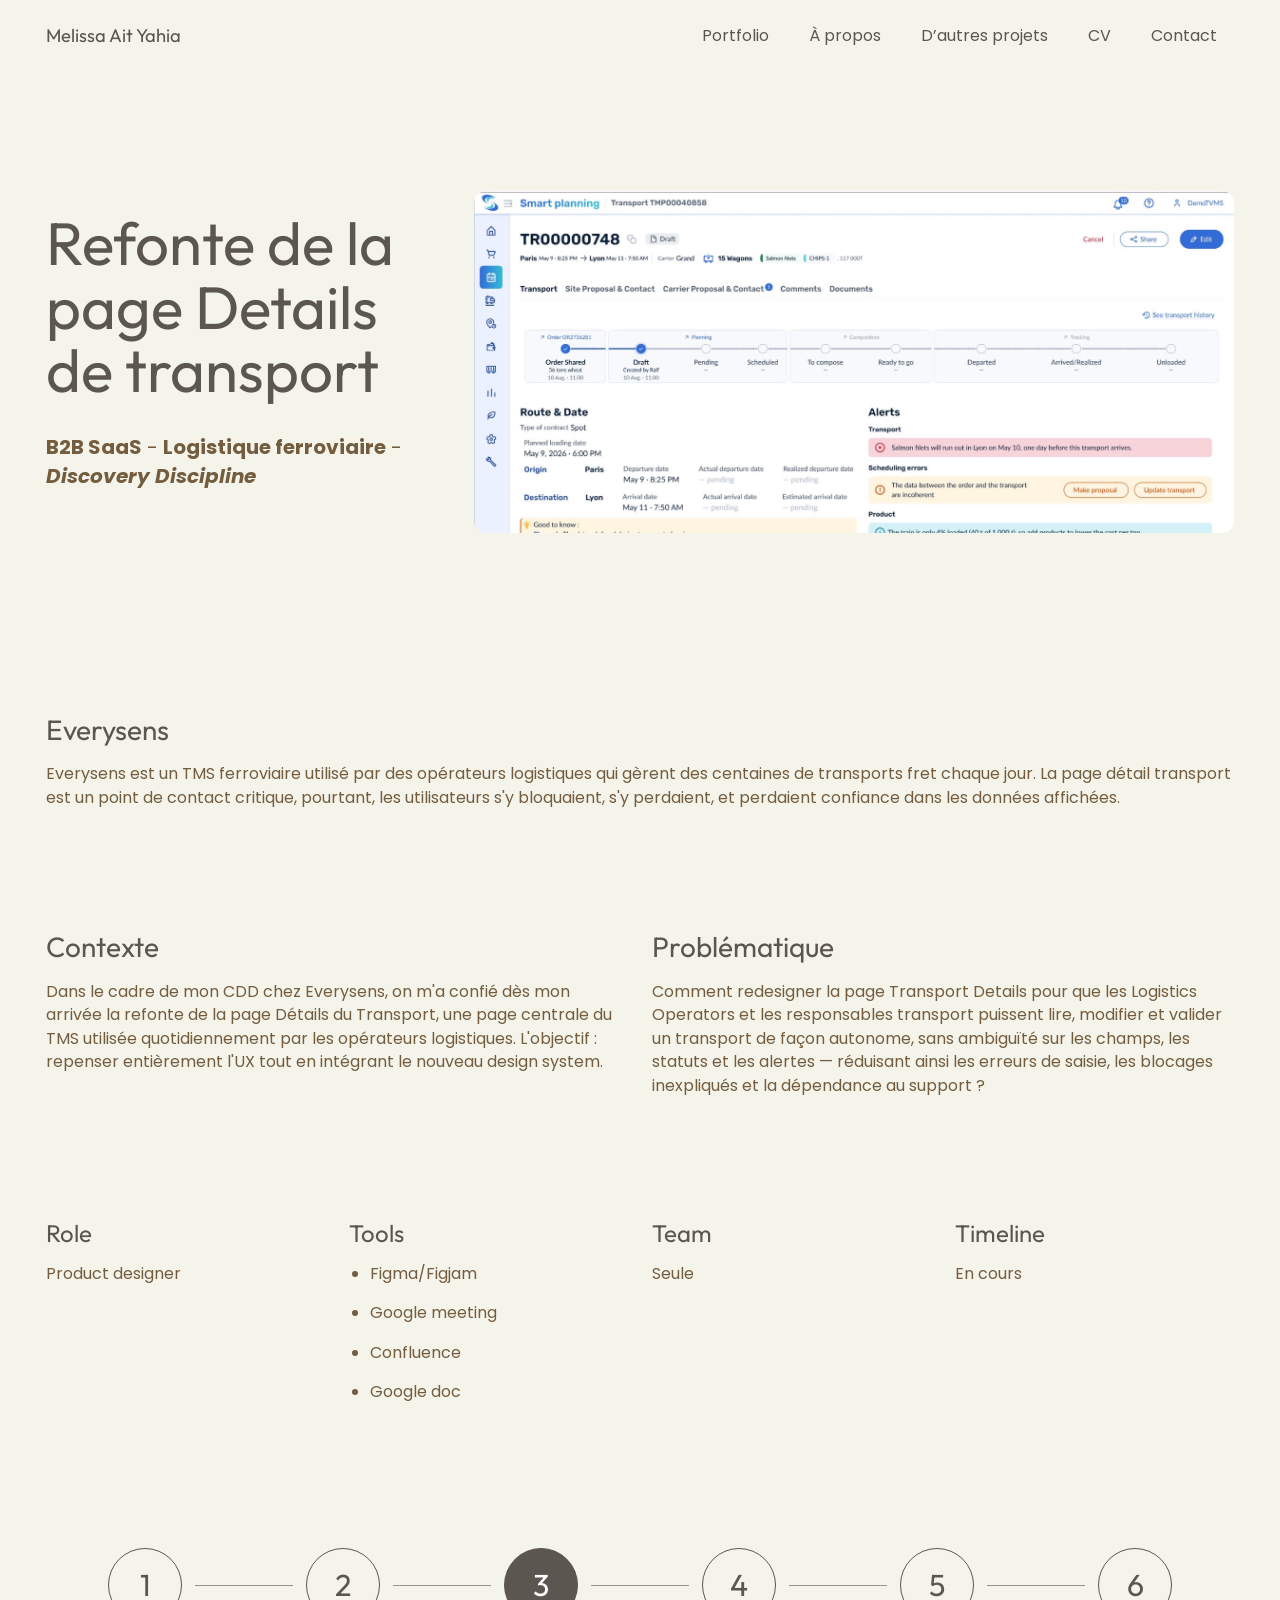
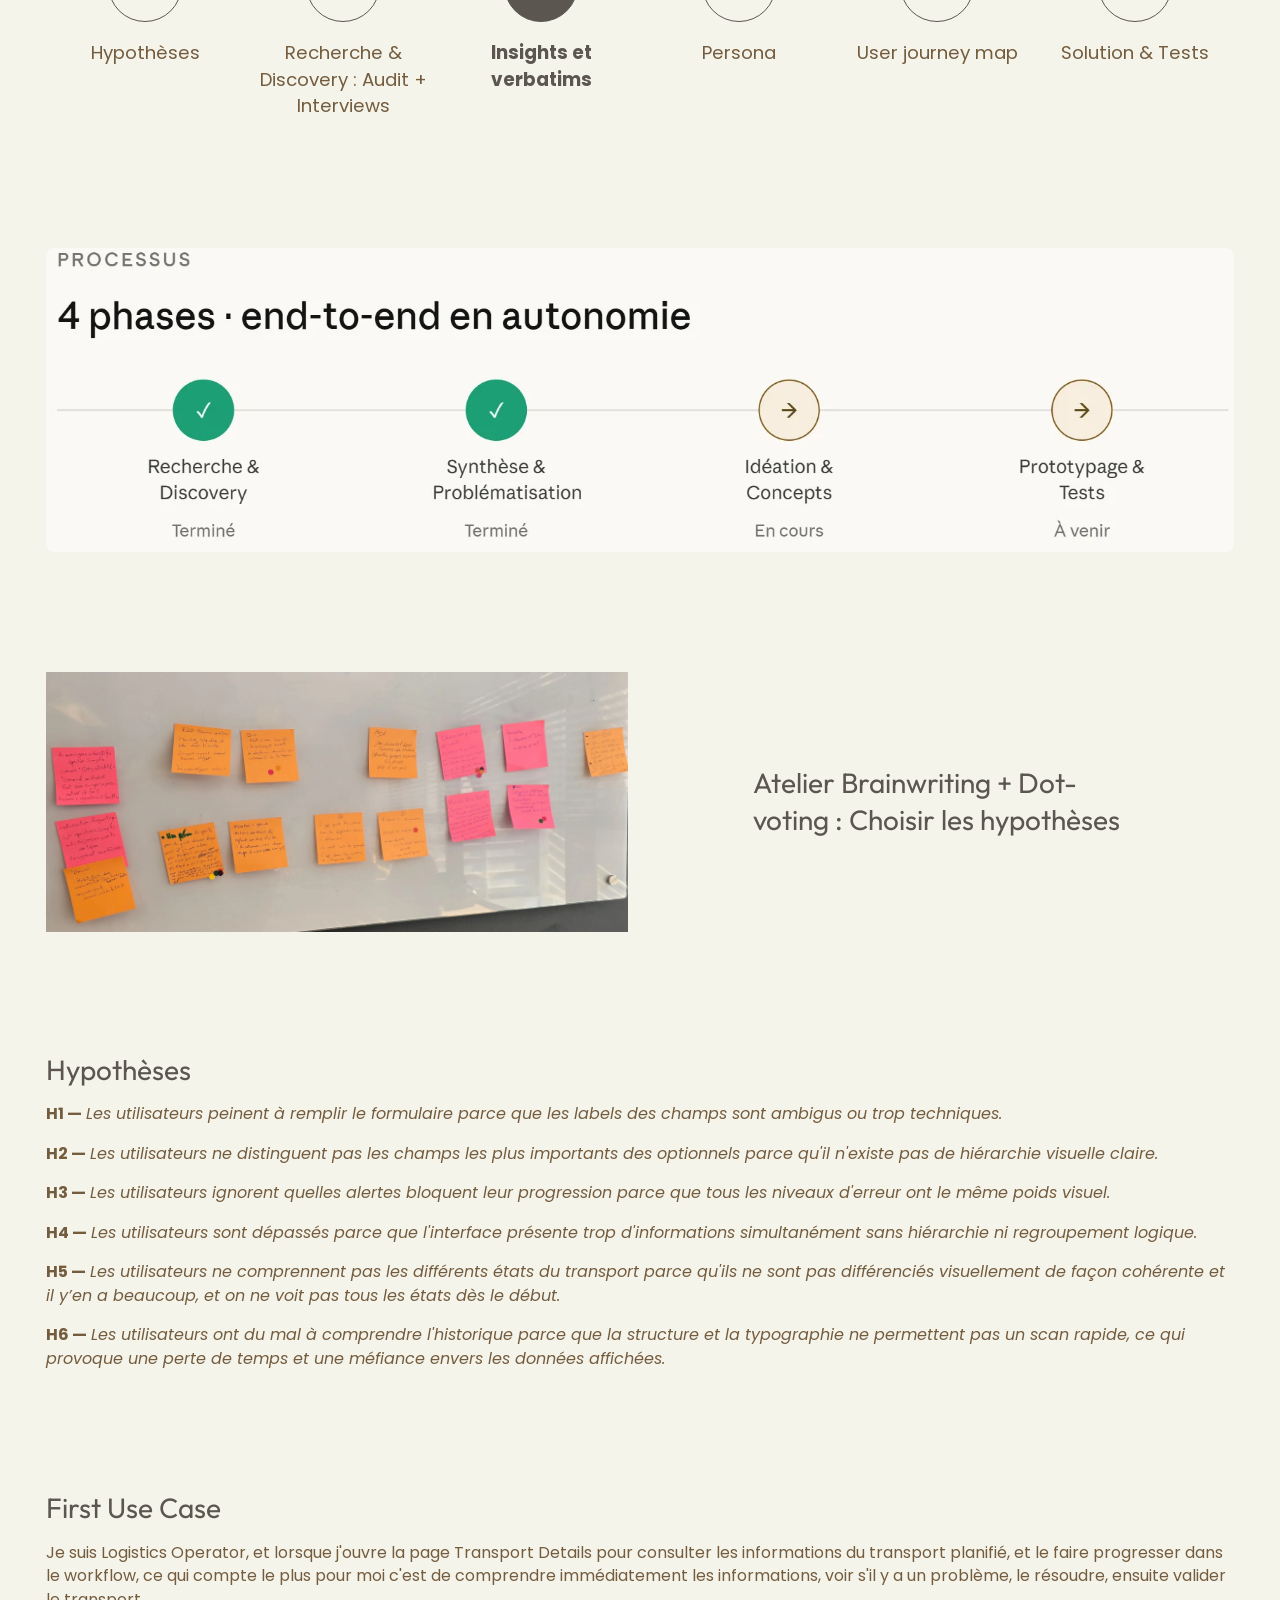
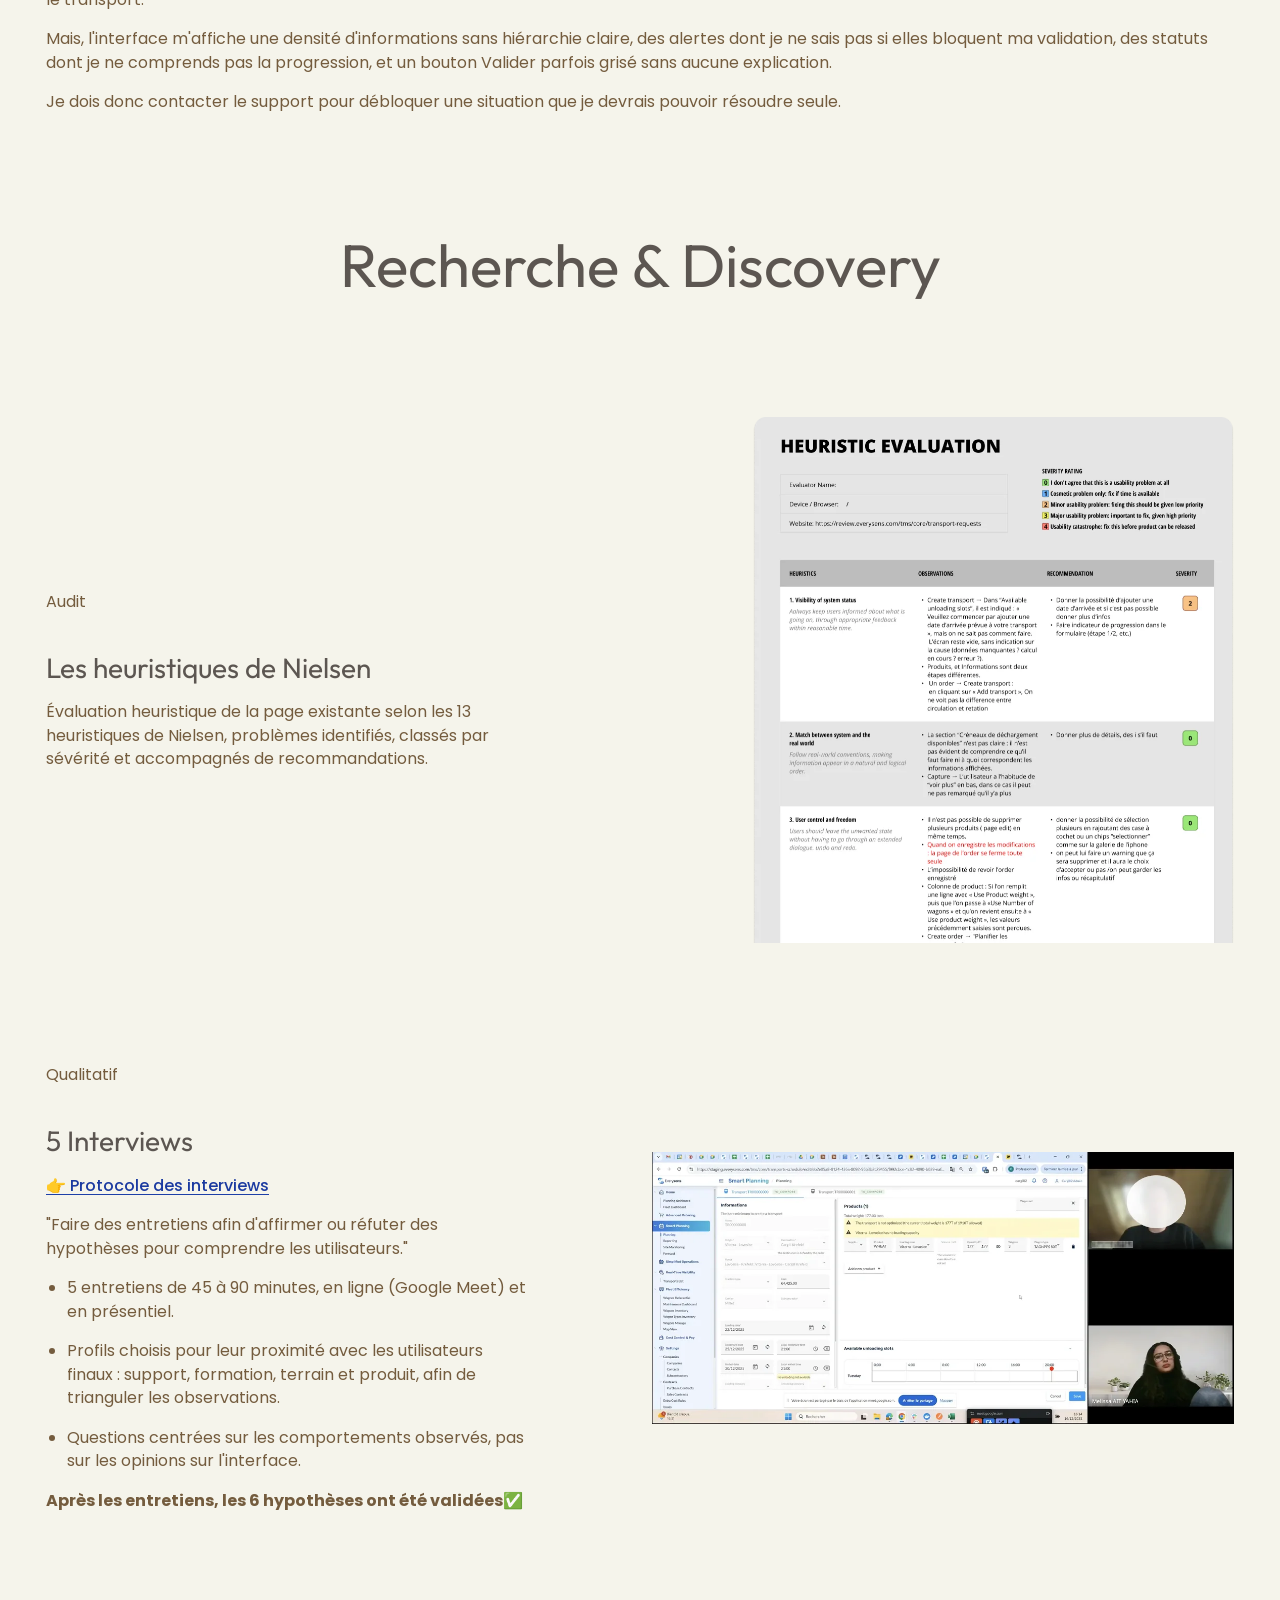
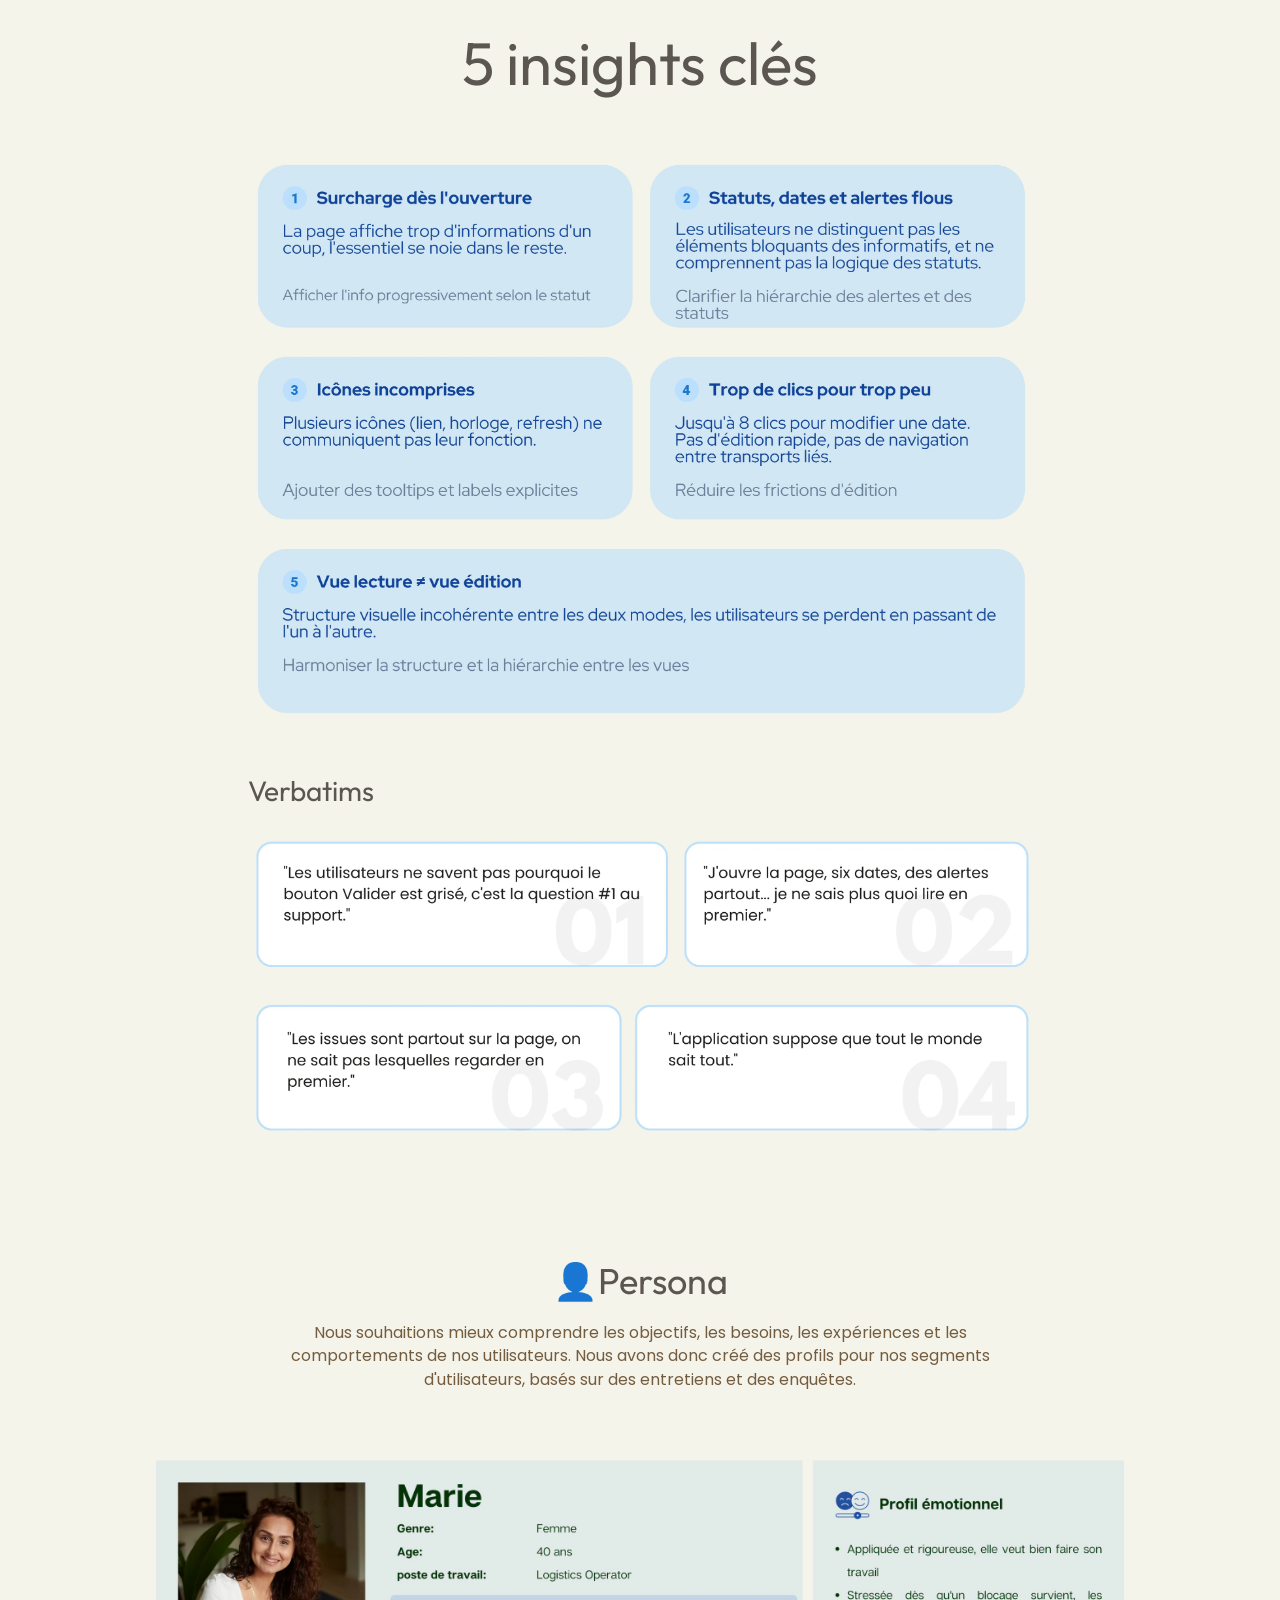
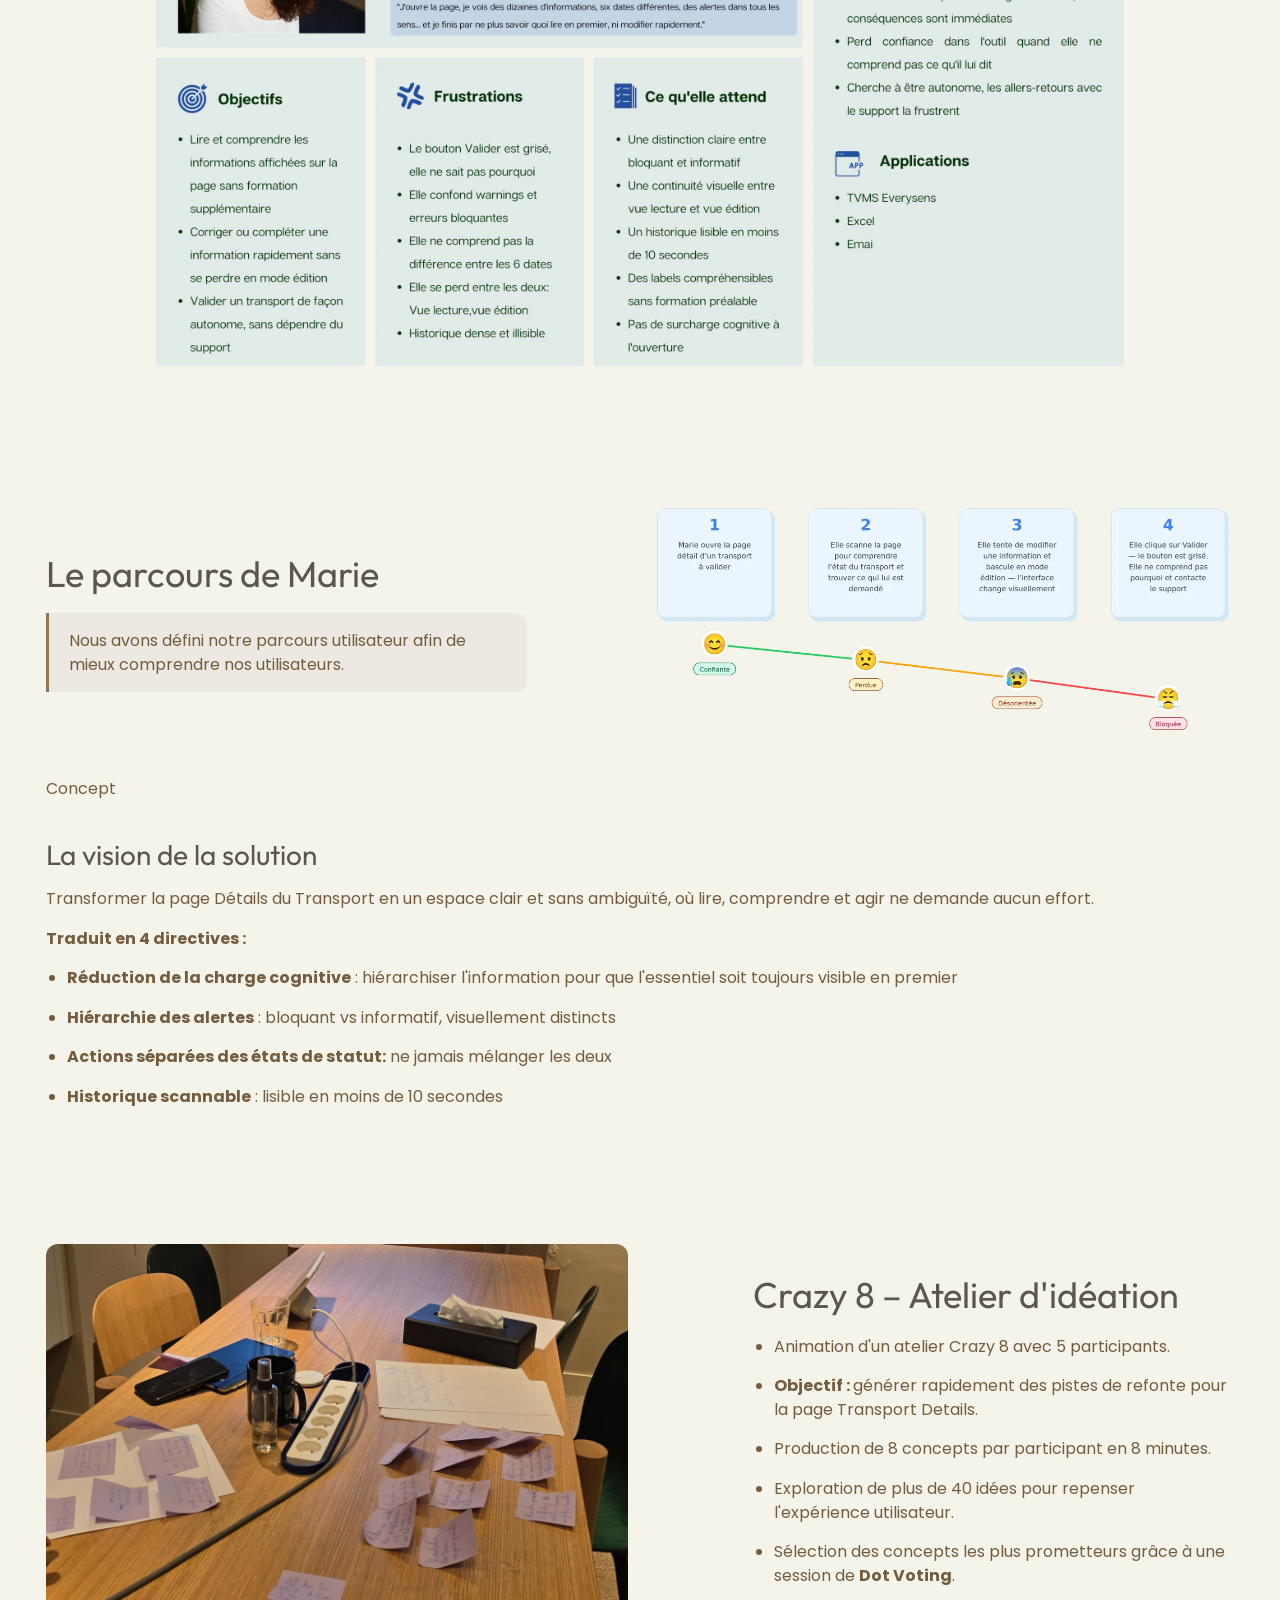
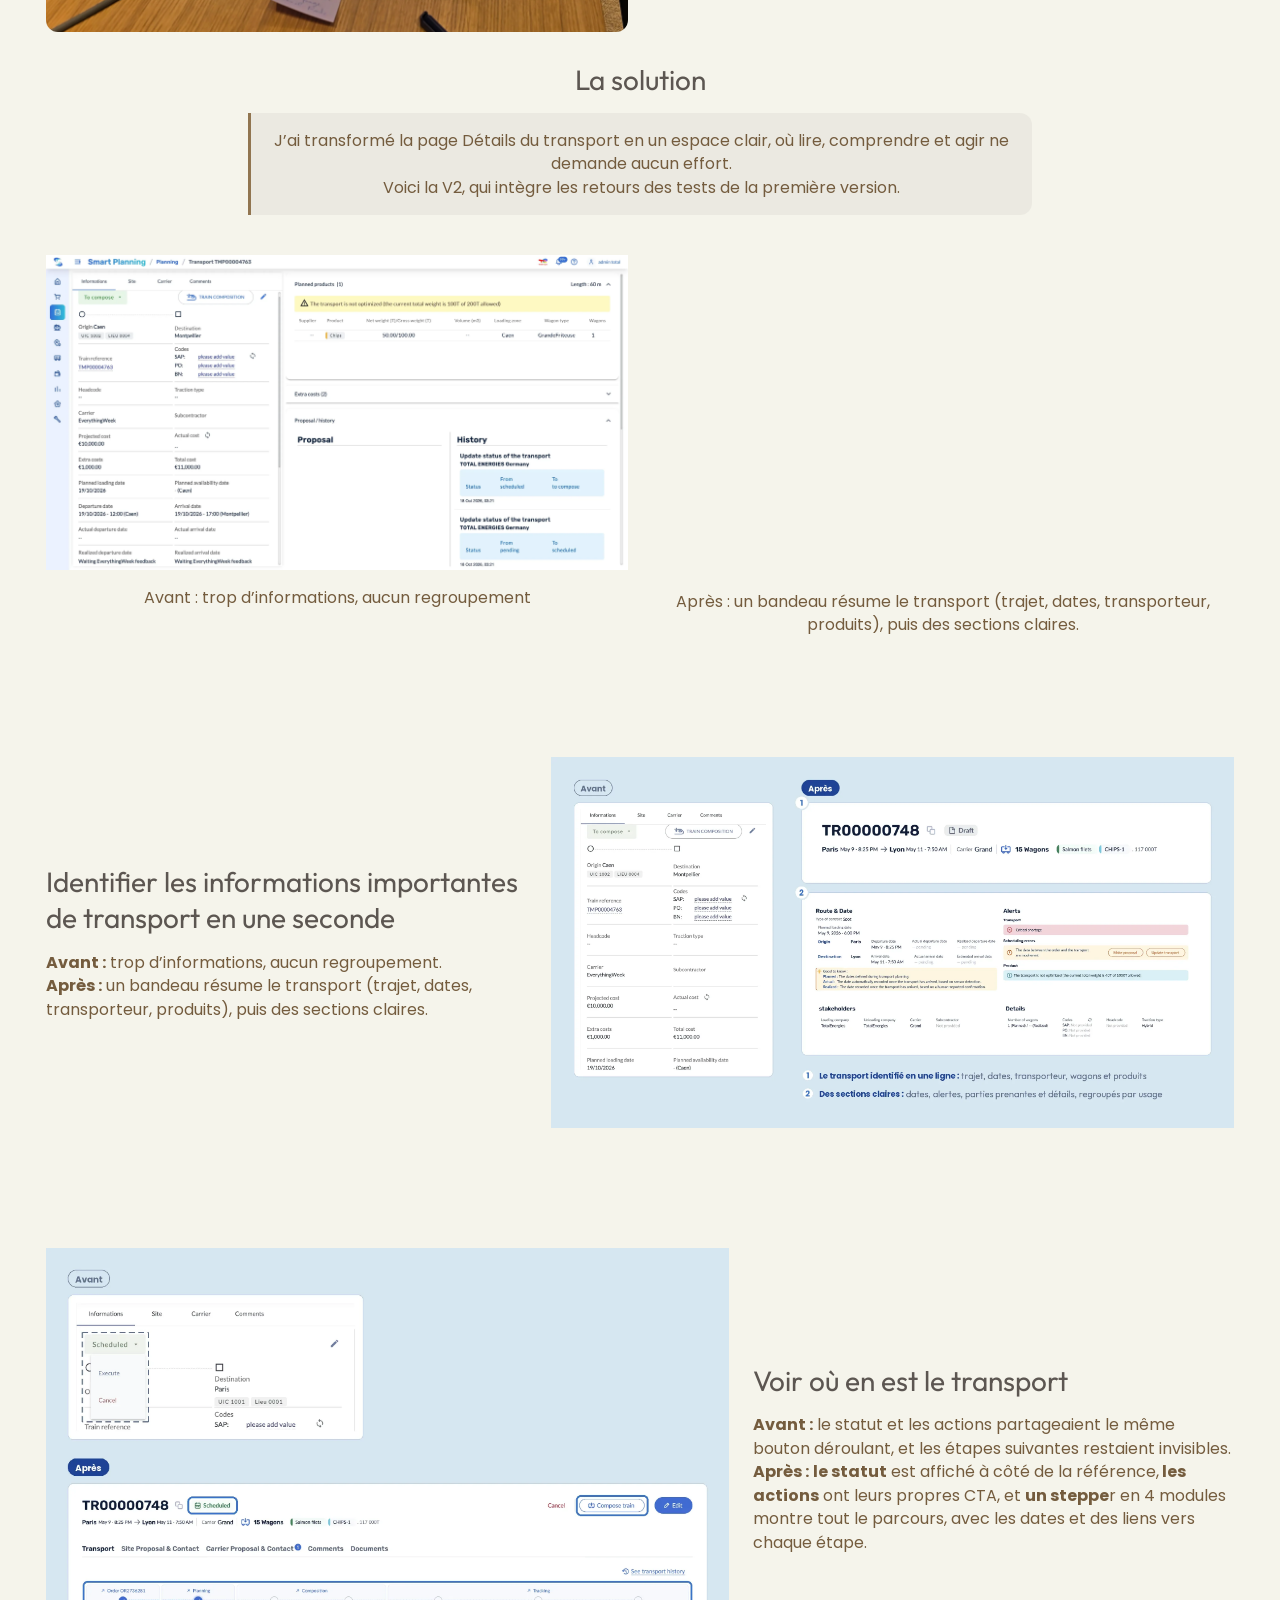
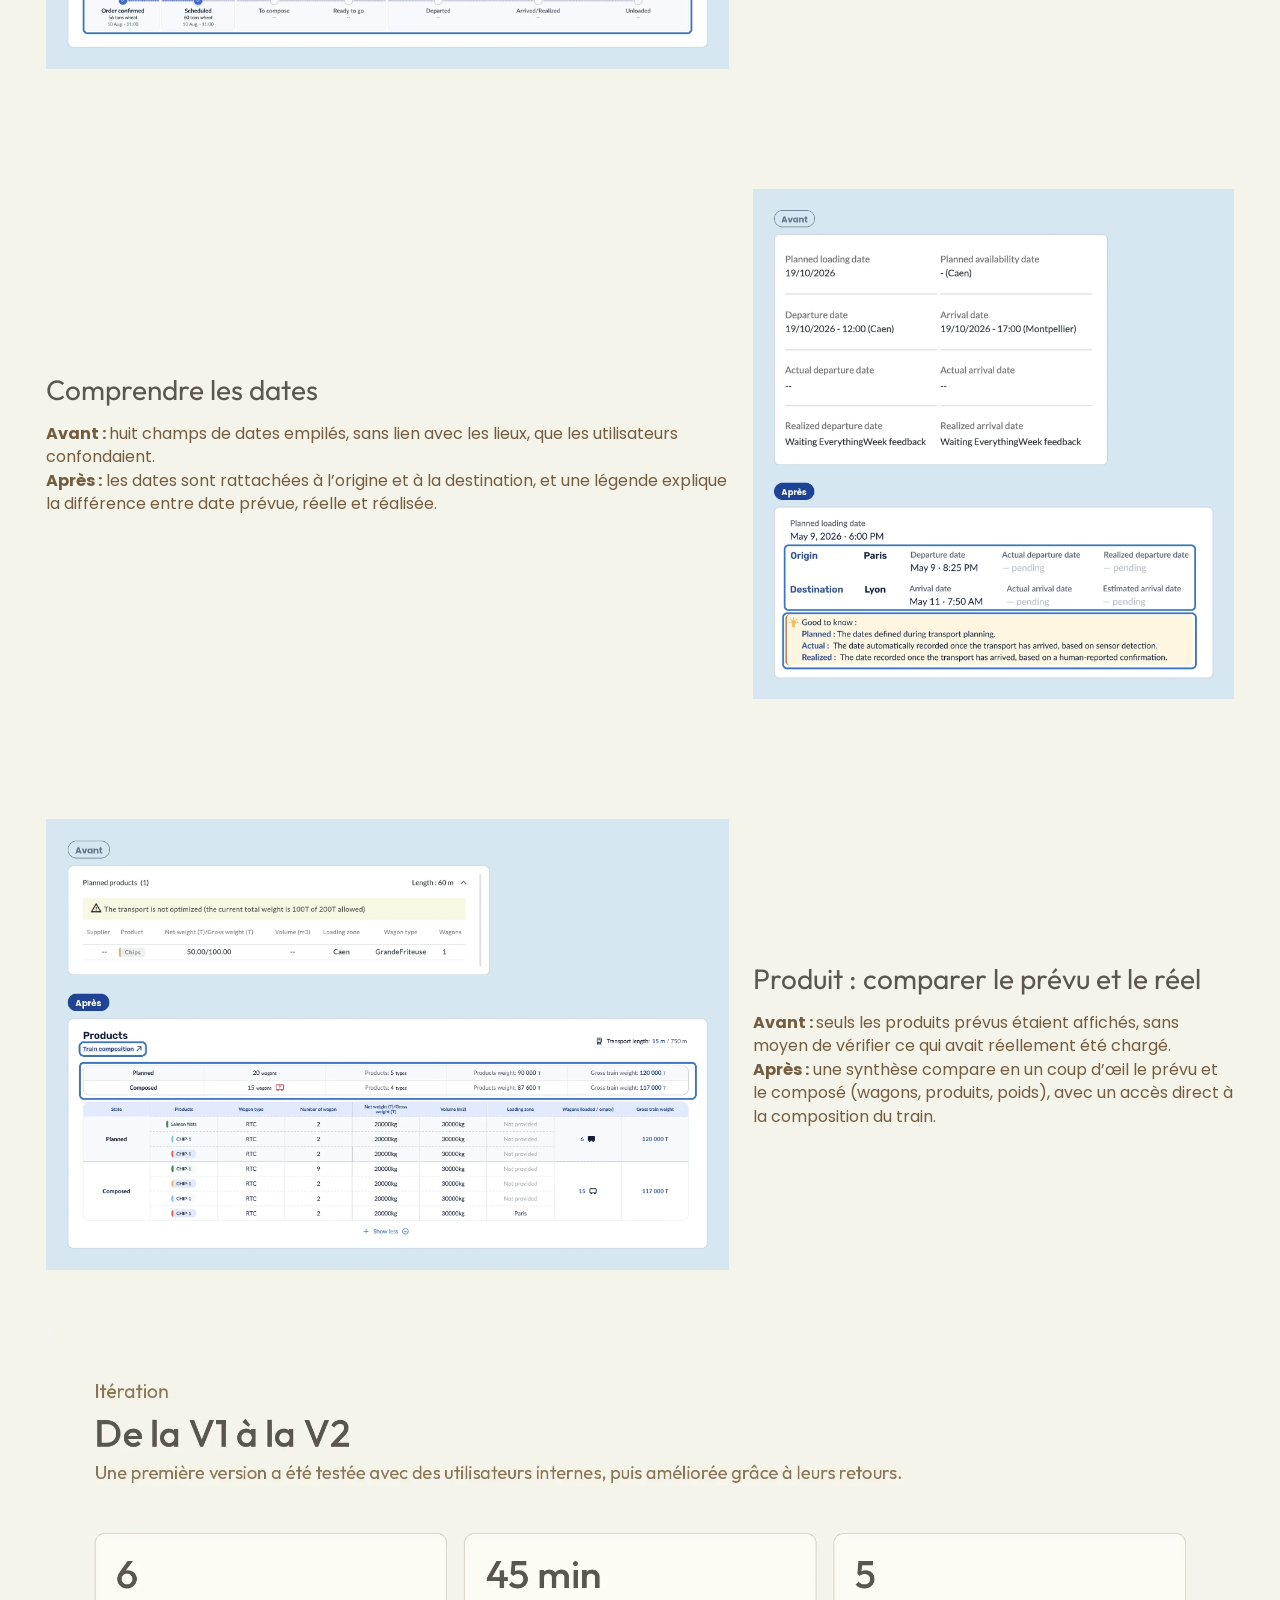
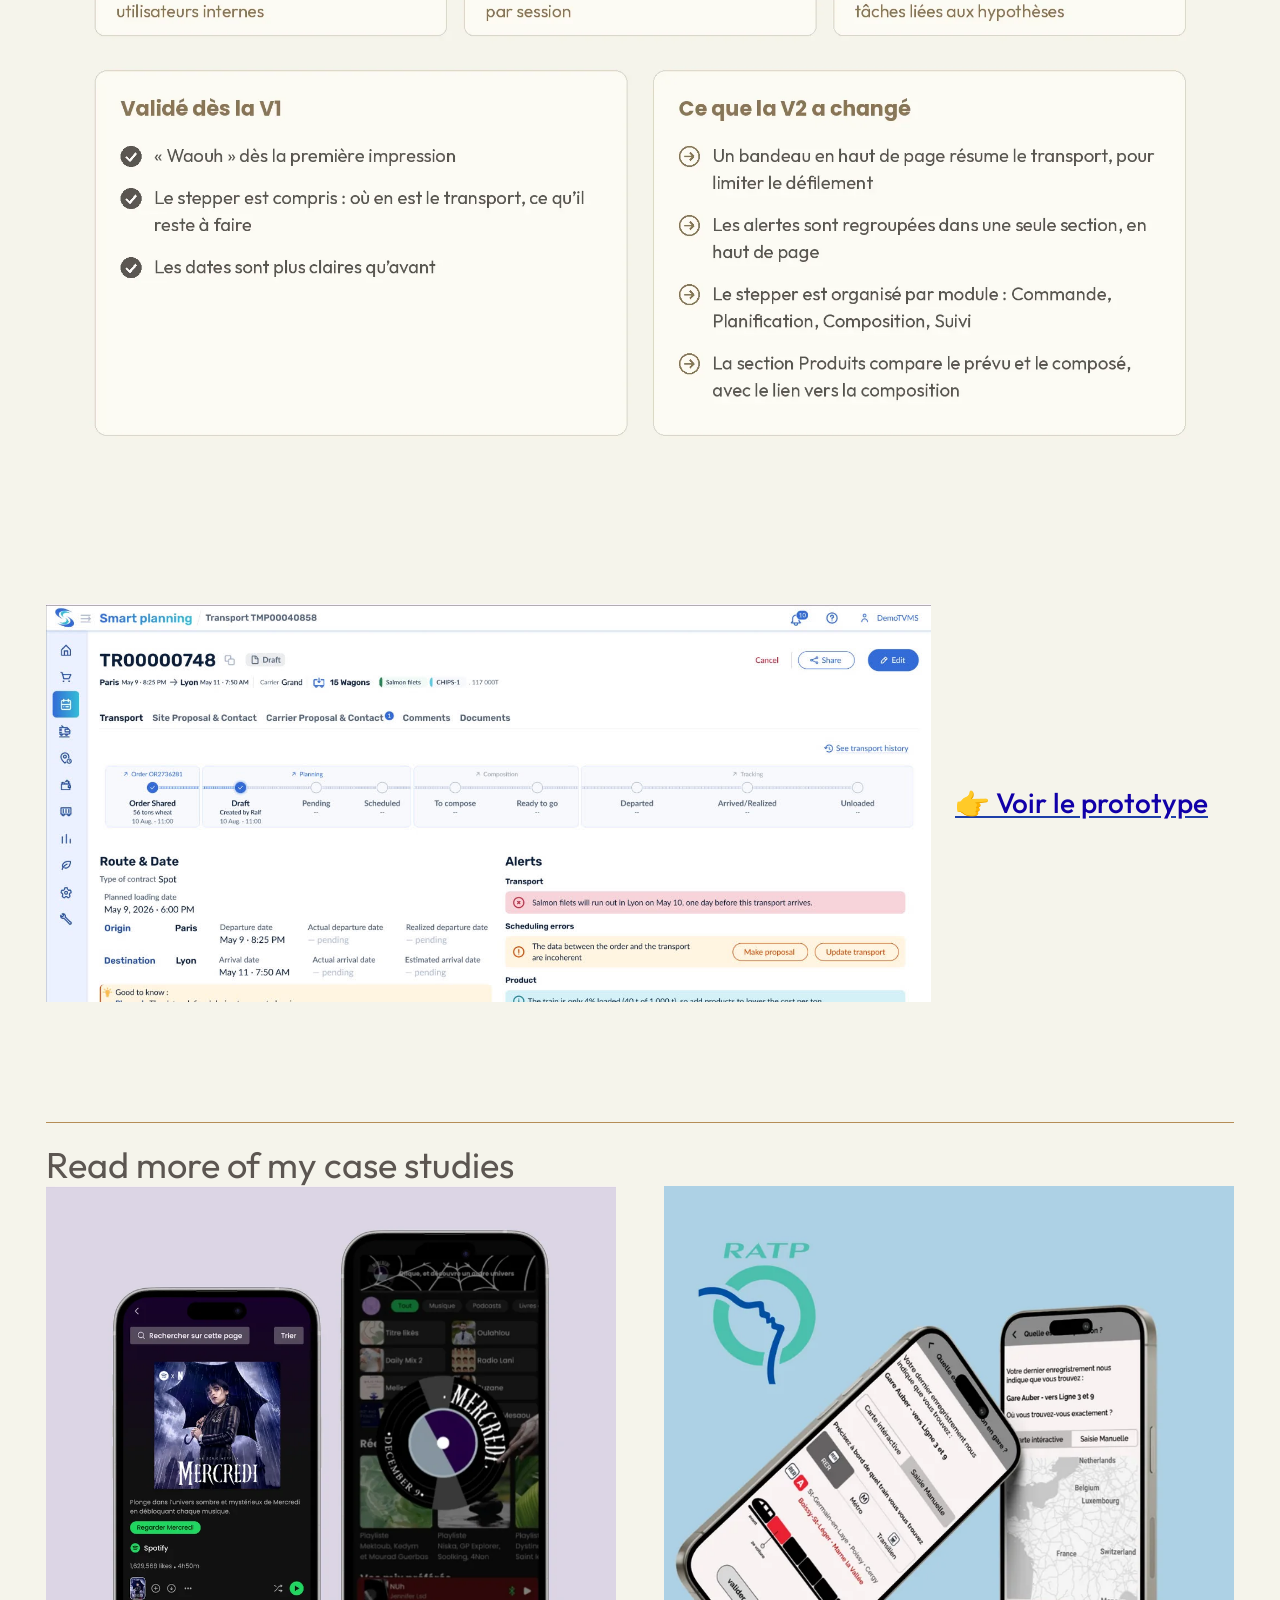
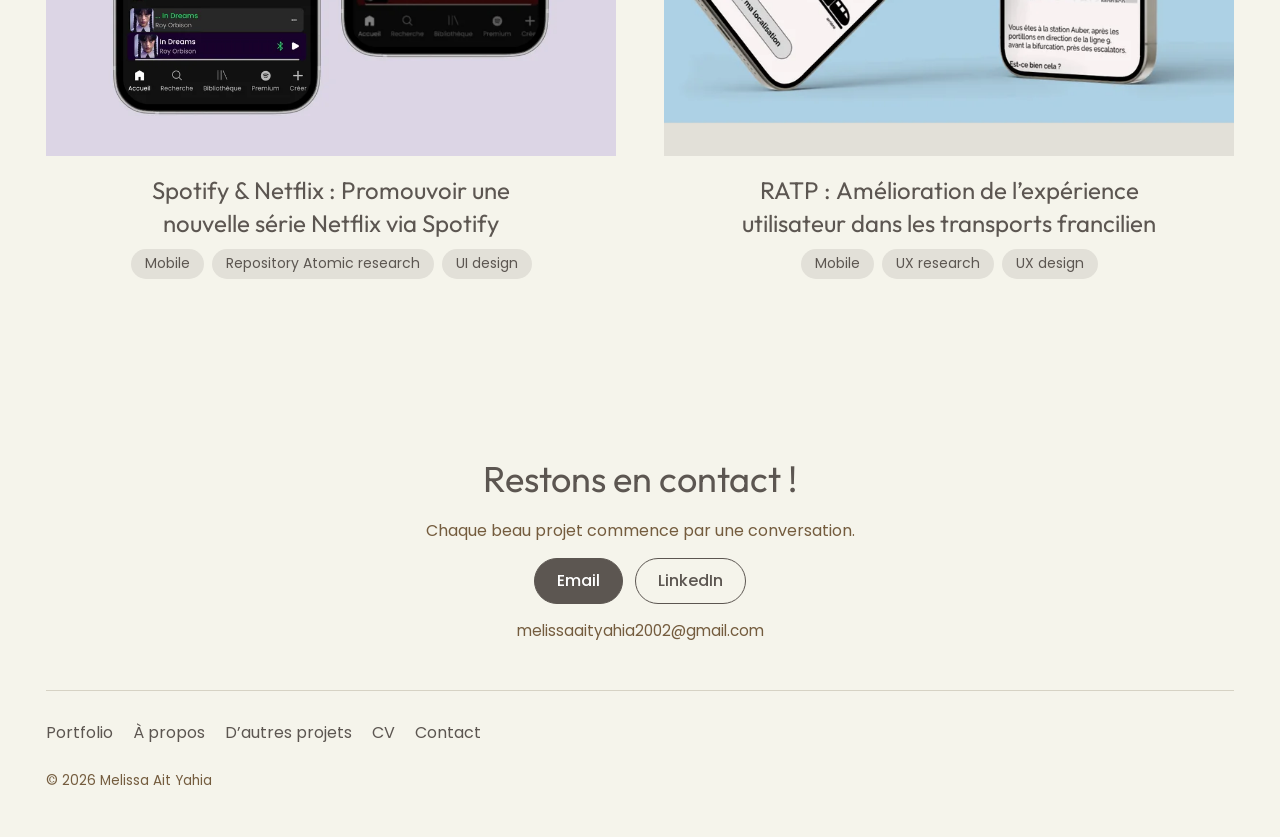
<file: page-details-transport.html>
<!doctype html>
<html lang="fr">

<head>
    <meta charset="utf-8">
    <meta name="viewport" content="width=device-width, initial-scale=1">
    <title>Refonte de la page Details de transport — Melissa Ait Yahia</title>
    <meta name="description" content="B2B SaaS - Logistique ferroviaire - Discovery Discipline">
    <meta property="og:title" content="Refonte de la page Details de transport — Melissa Ait Yahia">
    <meta property="og:description" content="B2B SaaS - Logistique ferroviaire - Discovery Discipline">
    <link rel="icon" href="assets/favicon.svg" type="image/svg+xml">
    <link rel="preconnect" href="https://fonts.googleapis.com">
    <link rel="preconnect" href="https://fonts.gstatic.com" crossorigin>
    <link href="https://fonts.googleapis.com/css2?family=Outfit:wght@400;700&family=Poppins:ital,wght@0,400;0,700;1,400;1,700&family=Inter+Tight:wght@500&display=swap" rel="stylesheet">
    <link rel="stylesheet" href="assets/style.css">
</head>

<body>
    <a class="skip" href="#contenu">Aller au contenu</a>

    <div id="header-placeholder"></div>
    <main id="contenu">
        <section class="sec sec--mainheader" id="section-1" style="--pt:60px;--pb:60px">
            <div class="wrap">
                <div class="hero">
                    <div class="hero-text">
                        <h1>Refonte de la page Details de transport</h1>
                        <div class="hero-sub">
                            <p><strong>B2B SaaS</strong> - <strong>Logistique ferroviaire</strong> - <strong><em>Discovery
                    Discipline</em></strong></p>
                        </div>
                    </div>
                    <div class="hero-media"><img src="assets/img/page-details-transport/new-image.jpg" srcset="assets/img/page-details-transport/new-image.jpg 1000w, assets/img/page-details-transport/new-image.jpg 2386w" sizes="(min-width: 900px) 580px, 100vw" width="2386" height="1341"
                            alt="Refonte de la page Details de transport" loading="eager" decoding="async"></div>
                </div>
            </div>
        </section>
        <section class="sec sec--general" id="section-2" style="--pt:60px;--pb:60px">
            <div class="wrap">
                <div class="grid grid--12">
                    <div class="col" style="--cs:1;--ce:13;">
                        <div class="tc tc--left">
                            <h3>Everysens</h3>
                            <p>Everysens est un TMS ferroviaire utilisé par des opérateurs logistiques qui gèrent des centaines de transports fret chaque jour. La page détail transport est un point de contact critique, pourtant, les utilisateurs s'y bloquaient,
                                s'y perdaient, et perdaient confiance dans les données affichées.</p>
                        </div>
                    </div>
                </div>
            </div>
        </section>
        <section class="sec sec--columns" id="section-3" style="--pt:60px;--pb:60px">
            <div class="wrap">
                <div class="grid grid--12">
                    <div class="col" style="--cs:1;--ce:7;">
                        <div class="tc tc--left">
                            <h3>Contexte</h3>
                            <p>Dans le cadre de mon CDD chez Everysens, on m'a confié dès mon arrivée la refonte de la page Détails du Transport, une page centrale du TMS utilisée quotidiennement par les opérateurs logistiques. L'objectif : repenser entièrement
                                l'UX tout en intégrant le nouveau design system.</p>
                        </div>
                    </div>
                    <div class="col" style="--cs:7;--ce:13;">
                        <div class="tc tc--left">
                            <h3>Problématique</h3>
                            <p>Comment redesigner la page Transport Details pour que les Logistics Operators et les responsables transport puissent lire, modifier et valider un transport de façon autonome, sans ambiguïté sur les champs, les statuts et les
                                alertes — réduisant ainsi les erreurs de saisie, les blocages inexpliqués et la dépendance au support ?
                            </p>
                        </div>
                    </div>
                </div>
            </div>
        </section>
        <section class="sec sec--columns" id="section-4" style="--pt:60px;--pb:60px">
            <div class="wrap">
                <div class="grid grid--12">
                    <div class="col" style="--cs:1;--ce:4;">
                        <div class="tc tc--left">
                            <h4>Role</h4>
                            <p>Product designer</p>
                        </div>
                    </div>
                    <div class="col" style="--cs:4;--ce:7;">
                        <div class="tc tc--left">
                            <h4>Tools</h4>
                            <ul>
                                <li>
                                    <p>Figma/Figjam</p>
                                </li>
                                <li>
                                    <p>Google meeting</p>
                                </li>
                                <li>
                                    <p>Confluence</p>
                                </li>
                                <li>
                                    <p>Google doc</p>
                                </li>
                            </ul>
                        </div>
                    </div>
                    <div class="col" style="--cs:7;--ce:10;">
                        <div class="tc tc--left">
                            <h4>Team</h4>
                            <p>Seule</p>
                        </div>
                    </div>
                    <div class="col" style="--cs:10;--ce:13;">
                        <div class="tc tc--left">
                            <h4>Timeline</h4>
                            <p>En cours</p>
                        </div>
                    </div>
                </div>
            </div>
        </section>
        <section class="sec sec--process" id="section-5" style="--pt:60px;--pb:60px">
            <div class="wrap">
                <nav class="process" aria-label="Étapes du projet">
                    <ol>
                        <li><a href="#section-7"><span class="num" aria-hidden="true">1</span><span
                  class="step-name">Hypothèses</span></a></li>
                        <li><a href="#section-10"><span class="num" aria-hidden="true">2</span><span class="step-name">Recherche
                  &amp; Discovery : Audit + Interviews</span></a></li>
                        <li><a href="#section-13"><span class="num" aria-hidden="true">3</span><span class="step-name">Insights et
                  verbatims</span></a></li>
                        <li><a href="#section-17"><span class="num" aria-hidden="true">4</span><span
                  class="step-name">Persona</span></a></li>
                        <li><a href="#section-19"><span class="num" aria-hidden="true">5</span><span class="step-name">User journey
                  map</span></a></li>
                        <li><a href="#section-22"><span class="num" aria-hidden="true">6</span><span class="step-name">Solution
                  &amp; Tests</span></a></li>
                    </ol>
                </nav>
            </div>
        </section>
        <section class="sec sec--general" id="section-6" style="--pt:60px;--pb:60px">
            <div class="wrap">
                <div class="grid grid--12">
                    <div class="col" style="--cs:1;--ce:13;">
                        <figure class="media"><img src="assets/img/page-details-transport/1KT68CM1TWIijCtX-1b36.webp" srcset="assets/img/page-details-transport/1KT68CM1TWIijCtX-1b36-sm.webp 1000w, assets/img/page-details-transport/1KT68CM1TWIijCtX-1b36.webp 1690w" sizes="(min-width: 1240px) 1188px, 100vw"
                                width="1690" height="432" alt="Timeline" loading="lazy" decoding="async" style="border-radius:8px"></figure>
                    </div>
                </div>
            </div>
        </section>
        <section class="sec sec--general" id="section-7" style="--pt:60px;--pb:60px">
            <div class="wrap">
                <div class="grid grid--12">
                    <div class="col col--middle" style="--cs:1;--ce:7;">
                        <figure class="media"><img src="assets/img/page-details-transport/J9GcehiJxlMagx7x-969a.webp" srcset="assets/img/page-details-transport/J9GcehiJxlMagx7x-969a-sm.webp 1000w, assets/img/page-details-transport/J9GcehiJxlMagx7x-969a.webp 2400w" sizes="(min-width: 1240px) 1188px, 100vw"
                                width="2400" height="1073" alt="Timeline" loading="lazy" decoding="async"></figure>
                    </div>
                    <div class="col col--middle" style="--cs:8;--ce:13;">
                        <div class="tc tc--left">
                            <h3>Atelier Brainwriting + Dot-voting : Choisir les hypothèses</h3>
                        </div>
                    </div>
                </div>
            </div>
        </section>
        <section class="sec sec--general" id="section-8" style="--pt:60px;--pb:60px">
            <div class="wrap">
                <div class="grid grid--12">
                    <div class="col" style="--cs:1;--ce:13;">
                        <div class="tc tc--left">
                            <h3>Hypothèses</h3>
                            <p><strong>H1 —</strong> <em>Les utilisateurs peinent à remplir le formulaire parce que les labels des
                  champs sont ambigus ou trop techniques.</em></p>
                            <p><strong>H2 —</strong> <em>Les utilisateurs ne distinguent pas les champs les plus importants des
                  optionnels parce qu'il n'existe pas de hiérarchie visuelle claire.</em></p>
                            <p><strong>H3 —</strong> <em>Les utilisateurs ignorent quelles alertes bloquent leur progression parce que
                  tous les niveaux d'erreur ont le même poids visuel.</em></p>
                            <p><strong>H4 —</strong> <em>Les utilisateurs sont dépassés parce que l'interface présente trop
                  d'informations simultanément sans hiérarchie ni regroupement logique.</em></p>
                            <p><strong>H5 —</strong> <em>Les utilisateurs ne comprennent pas les différents états du transport parce
                  qu'ils ne sont pas différenciés visuellement de façon cohérente et il y’en a beaucoup, et on ne voit
                  pas tous les états dès le début.</em></p>
                            <p><strong>H6 —</strong> <em>Les utilisateurs ont du mal à comprendre l'historique parce que la structure
                  et la typographie ne permettent pas un scan rapide, ce qui provoque une perte de temps et une méfiance
                  envers les données affichées.</em></p>
                        </div>
                    </div>
                </div>
            </div>
        </section>
        <section class="sec sec--general" id="section-9" style="--pt:60px;--pb:60px">
            <div class="wrap">
                <div class="grid grid--12">
                    <div class="col" style="--cs:1;--ce:13;">
                        <div class="tc tc--left">
                            <h3>First Use Case</h3>
                            <p>Je suis Logistics Operator, et lorsque j'ouvre la page Transport Details pour consulter les informations du transport planifié, et le faire progresser dans le workflow, ce qui compte le plus pour moi c'est de comprendre immédiatement
                                les informations, voir s'il y a un problème, le résoudre, ensuite valider le transport.</p>
                            <p>Mais, l'interface m'affiche une densité d'informations sans hiérarchie claire, des alertes dont je ne sais pas si elles bloquent ma validation, des statuts dont je ne comprends pas la progression, et un bouton Valider parfois
                                grisé sans aucune explication.</p>
                            <p>Je dois donc contacter le support pour débloquer une situation que je devrais pouvoir résoudre seule.
                            </p>
                        </div>
                    </div>
                </div>
            </div>
        </section>
        <section class="sec sec--general" id="section-10" style="--pt:60px;--pb:60px">
            <div class="wrap">
                <div class="grid grid--12">
                    <div class="col" style="--cs:3;--ce:11;">
                        <div class="tc tc--center">
                            <h1>Recherche &amp; Discovery</h1>
                        </div>
                    </div>
                </div>
            </div>
        </section>
        <section class="sec sec--general" id="section-11" style="--pt:60px;--pb:60px">
            <div class="wrap">
                <div class="grid grid--12">
                    <div class="col col--middle" style="--cs:1;--ce:6;">
                        <div class="tc tc--left">
                            <p>Audit</p>
                            <h3>Les heuristiques de Nielsen</h3>
                            <p>Évaluation heuristique de la page existante selon les 13 heuristiques de Nielsen, problèmes identifiés, classés par sévérité et accompagnés de recommandations.</p>
                        </div>
                    </div>
                    <div class="col col--middle" style="--cs:8;--ce:13;">
                        <figure class="media"><img src="assets/img/page-details-transport/q1Bk7iBP5rcwcl5R-d8e8.webp" width="952" height="1041" alt="Les heuristiques de Nielsen" loading="lazy" decoding="async"></figure>
                    </div>
                </div>
            </div>
        </section>
        <section class="sec sec--general" id="section-12" style="--pt:60px;--pb:60px">
            <div class="wrap">
                <div class="grid grid--12">
                    <div class="col col--middle" style="--cs:1;--ce:6;">
                        <div class="tc tc--left">
                            <p>Qualitatif</p>
                            <h3>5 Interviews</h3>
                            <p><a href="https://docs.google.com/document/d/1zpdJvD0aXSVHDvH-8wBvfCgMZ9XBXaBbnycjfN2z5GE/edit?usp=sharing" rel="noopener" target="_blank"><span style="color:#1B3AA0">👉 Protocole des interviews</span></a></p>
                            <p>"Faire des entretiens afin d'affirmer ou réfuter des hypothèses pour comprendre les utilisateurs."</p>
                            <ul>
                                <li>
                                    <p>5 entretiens de 45 à 90 minutes, en ligne (Google Meet) et en présentiel.</p>
                                </li>
                                <li>
                                    <p>Profils choisis pour leur proximité avec les utilisateurs finaux : support, formation, terrain et produit, afin de trianguler les observations.</p>
                                </li>
                                <li>
                                    <p>Questions centrées sur les comportements observés, pas sur les opinions sur l'interface.</p>
                                </li>
                            </ul>
                            <p><strong>Après les entretiens, les 6 hypothèses ont été validées</strong>✅</p>
                        </div>
                    </div>
                    <div class="col col--middle" style="--cs:7;--ce:13;">
                        <figure class="media"><img src="assets/img/page-details-transport/TorOHJvLpF2bcvAz-b8f2.webp" srcset="assets/img/page-details-transport/TorOHJvLpF2bcvAz-b8f2-sm.webp 1000w, assets/img/page-details-transport/TorOHJvLpF2bcvAz-b8f2.webp 1124w" sizes="(min-width: 1240px) 1188px, 100vw"
                                width="1124" height="525" alt="5 Interviews" loading="lazy" decoding="async"></figure>
                    </div>
                </div>
            </div>
        </section>
        <section class="sec sec--general" id="section-13" style="--pt:60px;--pb:60px">
            <div class="wrap">
                <div class="grid grid--12">
                    <div class="col" style="--cs:3;--ce:11;">
                        <div class="tc tc--center">
                            <h1>5 insights clés</h1>
                        </div>
                    </div>
                </div>
            </div>
        </section>
        <section class="sec sec--general" id="section-14" style="--pt:0px;--pb:30px">
            <div class="wrap">
                <div class="grid grid--12">
                    <div class="col" style="--cs:3;--ce:11;">
                        <figure class="media"><img src="assets/img/page-details-transport/NeoClJqiB8GPTlw8-43ff.webp" srcset="assets/img/page-details-transport/NeoClJqiB8GPTlw8-43ff-sm.webp 1000w, assets/img/page-details-transport/NeoClJqiB8GPTlw8-43ff.webp 2400w" sizes="(min-width: 1240px) 1188px, 100vw"
                                width="2400" height="1737" alt="5 insights clés" loading="lazy" decoding="async"></figure>
                    </div>
                </div>
            </div>
        </section>
        <section class="sec sec--general" id="section-15" style="--pt:20px;--pb:20px">
            <div class="wrap">
                <div class="grid grid--12">
                    <div class="col" style="--cs:3;--ce:11;">
                        <div class="tc tc--left">
                            <h3>Verbatims</h3>
                        </div>
                    </div>
                </div>
            </div>
        </section>
        <section class="sec sec--general" id="section-16" style="--pt:0px;--pb:60px">
            <div class="wrap">
                <div class="grid grid--12">
                    <div class="col" style="--cs:3;--ce:11;">
                        <figure class="media"><img src="assets/img/page-details-transport/9FzsehZ8gCcGvY62-5f95.webp" srcset="assets/img/page-details-transport/9FzsehZ8gCcGvY62-5f95-sm.webp 1000w, assets/img/page-details-transport/9FzsehZ8gCcGvY62-5f95.webp 2400w" sizes="(min-width: 1240px) 1188px, 100vw"
                                width="2400" height="947" alt="Verbatims" loading="lazy" decoding="async"></figure>
                    </div>
                </div>
            </div>
        </section>
        <section class="sec sec--general" id="section-17" style="--pt:60px;--pb:60px">
            <div class="wrap">
                <div class="grid grid--12">
                    <div class="col" style="--cs:3;--ce:11;">
                        <div class="tc tc--center">
                            <h2>👤Persona</h2>
                            <p>Nous souhaitions mieux comprendre les objectifs, les besoins, les expériences et les comportements de nos utilisateurs. Nous avons donc créé des profils pour nos segments d'utilisateurs, basés sur des entretiens et des enquêtes.</p>
                        </div>
                    </div>
                </div>
            </div>
        </section>
        <section class="sec sec--general" id="section-18" style="--pt:0px;--pb:60px">
            <div class="wrap">
                <div class="grid grid--12">
                    <div class="col" style="--cs:2;--ce:12;">
                        <figure class="media"><img src="assets/img/page-details-transport/QVjo9kV5ToEO7SmE-bb70.webp" srcset="assets/img/page-details-transport/QVjo9kV5ToEO7SmE-bb70-sm.webp 1000w, assets/img/page-details-transport/QVjo9kV5ToEO7SmE-bb70.webp 2400w" sizes="(min-width: 1240px) 1188px, 100vw"
                                width="2400" height="1280" alt="Persona" loading="lazy" decoding="async"></figure>
                    </div>
                </div>
            </div>
        </section>
        <section class="sec sec--general" id="section-19" style="--pt:60px;--pb:0px">
            <div class="wrap">
                <div class="grid grid--12">
                    <div class="col col--middle" style="--cs:1;--ce:6;">
                        <div class="tc tc--left">
                            <h2>Le parcours de Marie</h2>
                            <blockquote>
                                <p>Nous avons défini notre parcours utilisateur afin de mieux comprendre nos utilisateurs.</p>
                            </blockquote>
                        </div>
                    </div>
                    <div class="col col--middle" style="--cs:7;--ce:13;">
                        <figure class="media"><img src="assets/img/page-details-transport/UWgjU2l2ij1xXItb-f6fe.webp" srcset="assets/img/page-details-transport/UWgjU2l2ij1xXItb-f6fe-sm.webp 1000w, assets/img/page-details-transport/UWgjU2l2ij1xXItb-f6fe.webp 1118w" sizes="(min-width: 1240px) 1188px, 100vw"
                                width="1118" height="480" alt="Le parcours de Marie" loading="lazy" decoding="async"></figure>
                    </div>
                </div>
            </div>
        </section>
        <section class="sec sec--general" id="section-20" style="--pt:60px;--pb:60px">
            <div class="wrap">
                <div class="grid grid--12">
                    <div class="col" style="--cs:1;--ce:13;">
                        <div class="tc tc--left">
                            <p>Concept</p>
                            <h3>La vision de la solution</h3>
                            <p>Transformer la page Détails du Transport en un espace clair et sans ambiguïté, où lire, comprendre et agir ne demande aucun effort.</p>
                            <p><strong>Traduit en 4 directives :</strong></p>
                            <ul>
                                <li>
                                    <p><strong>Réduction de la charge cognitive</strong> : hiérarchiser l'information pour que l'essentiel soit toujours visible en premier</p>
                                </li>
                                <li>
                                    <p><strong>Hiérarchie des alertes</strong> : bloquant vs informatif, visuellement distincts</p>
                                </li>
                                <li>
                                    <p><strong>Actions séparées des états de statut:</strong> ne jamais mélanger les deux</p>
                                </li>
                                <li>
                                    <p><strong>Historique scannable</strong> : lisible en moins de 10 secondes</p>
                                </li>
                            </ul>
                        </div>
                    </div>
                </div>
            </div>
        </section>
        <section class="sec sec--general" id="section-21" style="--pt:60px;--pb:60px">
            <div class="wrap">
                <div class="grid grid--12">
                    <div class="col col--middle" style="--cs:1;--ce:7;">
                        <figure class="media"><img src="assets/img/page-details-transport/upryfWJnw9vifYo0-3cb9.webp" srcset="assets/img/page-details-transport/upryfWJnw9vifYo0-3cb9-sm.webp 1000w, assets/img/page-details-transport/upryfWJnw9vifYo0-3cb9.webp 2400w" sizes="(min-width: 1240px) 1188px, 100vw"
                                width="2400" height="1600" alt="La vision de la solution" loading="lazy" decoding="async" style="border-radius:12px"></figure>
                    </div>
                    <div class="col col--middle" style="--cs:8;--ce:13;">
                        <div class="tc tc--left">
                            <h2>Crazy 8 – Atelier d'idéation</h2>
                            <ul>
                                <li>
                                    <p>Animation d'un atelier Crazy 8 avec 5 participants.</p>
                                </li>
                                <li>
                                    <p><strong>Objectif : </strong>générer rapidement des pistes de refonte pour la page Transport Details.
                                    </p>
                                </li>
                                <li>
                                    <p>Production de 8 concepts par participant en 8 minutes.</p>
                                </li>
                                <li>
                                    <p>Exploration de plus de 40 idées pour repenser l'expérience utilisateur.</p>
                                </li>
                                <li>
                                    <p>Sélection des concepts les plus prometteurs grâce à une session de <strong>Dot Voting</strong>.</p>
                                </li>
                            </ul>
                        </div>
                    </div>
                </div>
            </div>
        </section>
        <section class="sec sec--general" id="section-22" style="--pt:60px;--pb:40px">
            <div class="wrap">
                <div class="grid grid--12">
                    <div class="col" style="--cs:3;--ce:11;">
                        <div class="tc tc--center">
                            <h3>La solution</h3>
                            <blockquote>
                                <p>J’ai transformé la page Détails du transport en un espace clair, où lire, comprendre et agir ne demande aucun effort. <br />Voici la V2, qui intègre les retours des tests de la première version.</p>
                            </blockquote>
                        </div>
                    </div>
                </div>
            </div>
        </section>
        <section class="sec sec--columns" id="section-23" style="--pt:0px;--pb:60px">
            <div class="wrap">
                <div class="grid grid--12">
                    <div class="col" style="--cs:1;--ce:7;">
                        <figure class="media"><img src="assets/img/page-details-transport/Capture_d_e_cran_2026-10-46ae.webp" srcset="assets/img/page-details-transport/Capture_d_e_cran_2026-10-46ae-sm.webp 1000w, assets/img/page-details-transport/Capture_d_e_cran_2026-10-46ae.webp 2400w"
                                sizes="(min-width: 1240px) 1188px, 100vw" width="2400" height="1297" alt="La solution" loading="lazy" decoding="async"></figure>
                        <div class="tc tc--center">
                            <p>Avant : trop d’informations, aucun regroupement</p>
                        </div>
                    </div>
                    <div class="col" style="--cs:7;--ce:13;">
                        <figure class="media"><img src="assets/img/page-details-transport/llKOOMAeFtCLurrc-a1fe.webp" srcset="assets/img/page-details-transport/llKOOMAeFtCLurrc-a1fe-sm.webp 1000w, assets/img/page-details-transport/llKOOMAeFtCLurrc-a1fe.webp 2386w" sizes="(min-width: 1240px) 1188px, 100vw"
                                width="2386" height="1306" alt="La solution" loading="lazy" decoding="async"></figure>
                        <div class="tc tc--center">
                            <p>Après : un bandeau résume le transport (trajet, dates, transporteur, produits), puis des sections claires.
                            </p>
                        </div>
                    </div>
                </div>
            </div>
        </section>
        <section class="sec sec--general" id="section-24" style="--pt:60px;--pb:60px">
            <div class="wrap">
                <div class="grid grid--12">
                    <div class="col col--middle" style="--cs:1;--ce:6;">
                        <div class="tc tc--left">
                            <h3>Identifier les informations importantes de transport en une seconde</h3>
                            <p><strong>Avant :</strong> trop d’informations, aucun regroupement.<br /><strong>Après :</strong> un bandeau résume le transport (trajet, dates, transporteur, produits), puis des sections claires.</p>
                        </div>
                    </div>
                    <div class="col col--middle" style="--cs:6;--ce:13;">
                        <figure class="media"><img src="assets/img/page-details-transport/avant_apres_identifier_t-3374.webp" srcset="assets/img/page-details-transport/avant_apres_identifier_t-3374-sm.webp 1000w, assets/img/page-details-transport/avant_apres_identifier_t-3374.webp 2400w"
                                sizes="(min-width: 1240px) 1188px, 100vw" width="2400" height="1305" alt="Identifier les informations importantes de transport en une seconde" loading="lazy" decoding="async"></figure>
                    </div>
                </div>
            </div>
        </section>
        <section class="sec sec--general" id="section-25" style="--pt:60px;--pb:60px">
            <div class="wrap">
                <div class="grid grid--12">
                    <div class="col col--middle" style="--cs:1;--ce:8;">
                        <figure class="media"><img src="assets/img/page-details-transport/avant_apres_statut_stepp-f943.webp" srcset="assets/img/page-details-transport/avant_apres_statut_stepp-f943-sm.webp 1000w, assets/img/page-details-transport/avant_apres_statut_stepp-f943.webp 2200w"
                                sizes="(min-width: 1240px) 1188px, 100vw" width="2200" height="1355" alt="Identifier les informations importantes de transport en une seconde" loading="lazy" decoding="async"></figure>
                    </div>
                    <div class="col col--middle" style="--cs:8;--ce:13;">
                        <div class="tc tc--left">
                            <h3>Voir où en est le transport</h3>
                            <p><strong>Avant :</strong> le statut et les actions partageaient le même bouton déroulant, et les étapes suivantes restaient invisibles.<br /><strong>Après :</strong> <strong>le statut</strong> est affiché à côté de la référence,<strong> les actions</strong>                                ont leurs propres CTA, et <strong>un steppe</strong>r en 4 modules montre tout le parcours, avec les dates et des liens vers chaque étape.</p>
                        </div>
                    </div>
                </div>
            </div>
        </section>
        <section class="sec sec--general" id="section-26" style="--pt:60px;--pb:60px">
            <div class="wrap">
                <div class="grid grid--12">
                    <div class="col col--middle" style="--cs:1;--ce:8;">
                        <div class="tc tc--left">
                            <h3>Comprendre les dates</h3>
                            <p><strong>Avant : </strong>huit champs de dates empilés, sans lien avec les lieux, que les utilisateurs confondaient.
                                <br /><strong>Après :</strong> les dates sont rattachées à l’origine et à la destination, et une légende explique la différence entre date prévue, réelle et réalisée.
                            </p>
                        </div>
                    </div>
                    <div class="col col--middle" style="--cs:8;--ce:13;">
                        <figure class="media"><img src="assets/img/page-details-transport/avant_apres_dates_3-5425-b2e5.webp" srcset="assets/img/page-details-transport/avant_apres_dates_3-5425-b2e5-sm.webp 1000w, assets/img/page-details-transport/avant_apres_dates_3-5425-b2e5.webp 1600w"
                                sizes="(min-width: 1240px) 1188px, 100vw" width="1600" height="1696" alt="Comprendre les dates" loading="lazy" decoding="async"></figure>
                    </div>
                </div>
            </div>
        </section>
        <section class="sec sec--general" id="section-27" style="--pt:60px;--pb:60px">
            <div class="wrap">
                <div class="grid grid--12">
                    <div class="col col--middle" style="--cs:1;--ce:8;">
                        <figure class="media"><img src="assets/img/page-details-transport/avant_apres_produits_1-0-5ba2.webp" srcset="assets/img/page-details-transport/avant_apres_produits_1-0-5ba2-sm.webp 1000w, assets/img/page-details-transport/avant_apres_produits_1-0-5ba2.webp 2200w"
                                sizes="(min-width: 1240px) 1188px, 100vw" width="2200" height="1455" alt="Comprendre les dates" loading="lazy" decoding="async"></figure>
                    </div>
                    <div class="col col--middle" style="--cs:8;--ce:13;">
                        <div class="tc tc--left">
                            <h3>Produit : comparer le prévu et le réel</h3>
                            <p><strong>Avant : </strong>seuls les produits prévus étaient affichés, sans moyen de vérifier ce qui avait réellement été chargé.<br /><strong>Après :</strong> une synthèse compare en un coup d’œil le prévu et le composé (wagons,
                                produits, poids), avec un accès direct à la composition du train.</p>
                        </div>
                    </div>
                </div>
            </div>
        </section>
        <section class="sec sec--general" id="section-28" style="--pt:0px;--pb:60px">
            <div class="wrap">
                <div class="grid grid--12">
                    <div class="col" style="--cs:1;--ce:13;">
                        <figure class="media"><img src="assets/img/page-details-transport/de_la_v1_a_la_v2-65407f9-f3ab.webp" srcset="assets/img/page-details-transport/de_la_v1_a_la_v2-65407f9-f3ab-sm.webp 1000w, assets/img/page-details-transport/de_la_v1_a_la_v2-65407f9-f3ab.webp 2200w"
                                sizes="(min-width: 1240px) 1188px, 100vw" width="2200" height="1396" alt="Produit : comparer le prévu et le réel" loading="lazy" decoding="async"></figure>
                    </div>
                </div>
            </div>
        </section>
        <section class="sec sec--general" id="section-29" style="--pt:60px;--pb:60px">
            <div class="wrap">
                <div class="grid grid--12">
                    <div class="col col--middle" style="--cs:1;--ce:10;">
                        <figure class="media"><img src="assets/img/page-details-transport/new-image.jpg" srcset="assets/img/page-details-transport/new-image.jpg 1000w, assets/img/page-details-transport/new-image.jpg 2386w" sizes="(min-width: 1240px) 1188px, 100vw" width="2386"
                                height="1491" alt="Produit : comparer le prévu et le réel" loading="lazy" decoding="async"></figure>
                    </div>
                    <div class="col col--middle" style="--cs:10;--ce:13;">
                        <div class="tc tc--left">
                            <h3>
                                <a href="https://www.figma.com/proto/IbzUKsX1GhIaouB0d1w1gj/Page-Transport-d%C3%A9tails--1-?node-id=1048-13901&t=3FhdI5DvuJl5bWhQ-1&scaling=min-zoom&content-scaling=fixed&page-id=1048%3A11193" rel="noopener" target="_blank"><span style="color:#1100A8">👉 Voir le prototype</span></a>
                            </h3>
                        </div>
                    </div>
                </div>
            </div>
        </section>
        <section class="sec sec--more" style="--pt:60px;--pb:60px">
            <div class="wrap">
                <div class="divider">
                    <hr>
                    <h2 class="divider-title">Read more of my case studies</h2>
                </div>
                <ul class="projects projects--more">
                    <li class="project">
                        <a href="spotify-netflix.html">
                            <div class="project-thumb" style="background:#F5ECFF"><img src="assets/img/thumbs/spotify-netflix.webp" srcset="assets/img/thumbs/spotify-netflix-sm.webp 1000w, assets/img/thumbs/spotify-netflix.webp 1140w" sizes="(min-width: 900px) 570px, 100vw" width="1140" height="1142" alt="Aperçu du projet Spotify &amp; Netflix : Promouvoir une nouvelle série Netflix via Spotify"
                                    loading="lazy" decoding="async"></div>
                            <h3 class="project-title"><span>Spotify &amp; Netflix : Promouvoir une nouvelle série Netflix via
                  Spotify</span></h3>
                            <ul class="chips" aria-label="Mots-clés">
                                <li>Mobile</li>
                                <li>Repository Atomic research</li>
                                <li>UI design</li>
                            </ul>
                        </a>
                    </li>
                    <li class="project">
                        <a href="ratp.html">
                            <div class="project-thumb" style="background:#E2E0D8"><img src="assets/img/thumbs/H76UIPavaiodb3ma-9eb3.webp" srcset="assets/img/thumbs/H76UIPavaiodb3ma-9eb3-sm.webp 1000w, assets/img/thumbs/H76UIPavaiodb3ma-9eb3.webp 1524w" sizes="(min-width: 900px) 570px, 100vw" width="1524"
                                    height="1201" alt="Aperçu du projet RATP : Amélioration de l’expérience utilisateur dans les transports francilien" loading="lazy" decoding="async"></div>
                            <h3 class="project-title"><span>RATP : Amélioration de l’expérience utilisateur dans les transports
                  francilien</span></h3>
                            <ul class="chips" aria-label="Mots-clés">
                                <li>Mobile</li>
                                <li>UX research</li>
                                <li>UX design</li>
                            </ul>
                        </a>
                    </li>
                </ul>
            </div>
        </section>
    </main>
    <div id="footer-placeholder"></div>

    <a class="to-top" href="#contenu" aria-label="Revenir en haut de la page" hidden><svg viewBox="0 0 24 24" width="22"
      height="22" aria-hidden="true">
      <path d="M12 19V5M5 12l7-7 7 7" fill="none" stroke="currentColor" stroke-width="2" stroke-linecap="round"
        stroke-linejoin="round" />
    </svg></a>
    <script src="assets/site.js" defer></script>
    <script src="assets/header-footer.js" defer></script>

</body>

</html>
</file>
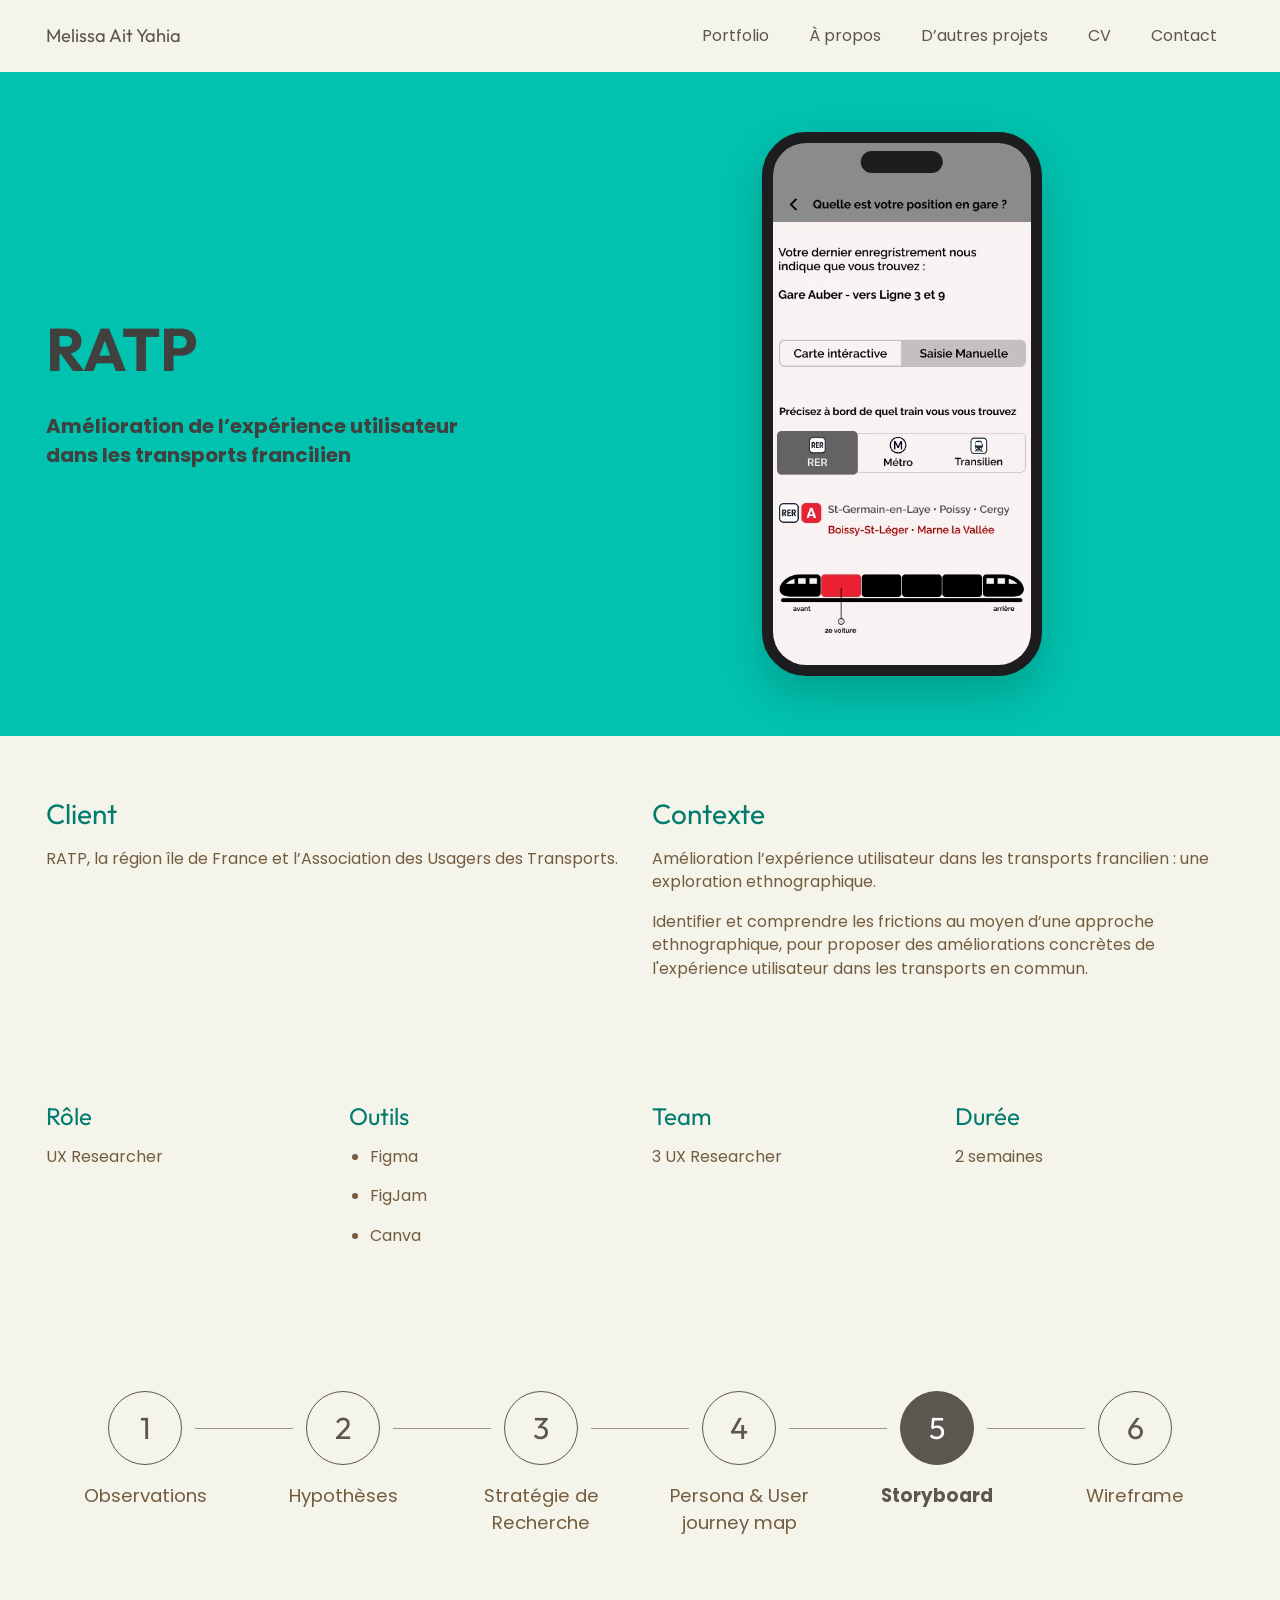
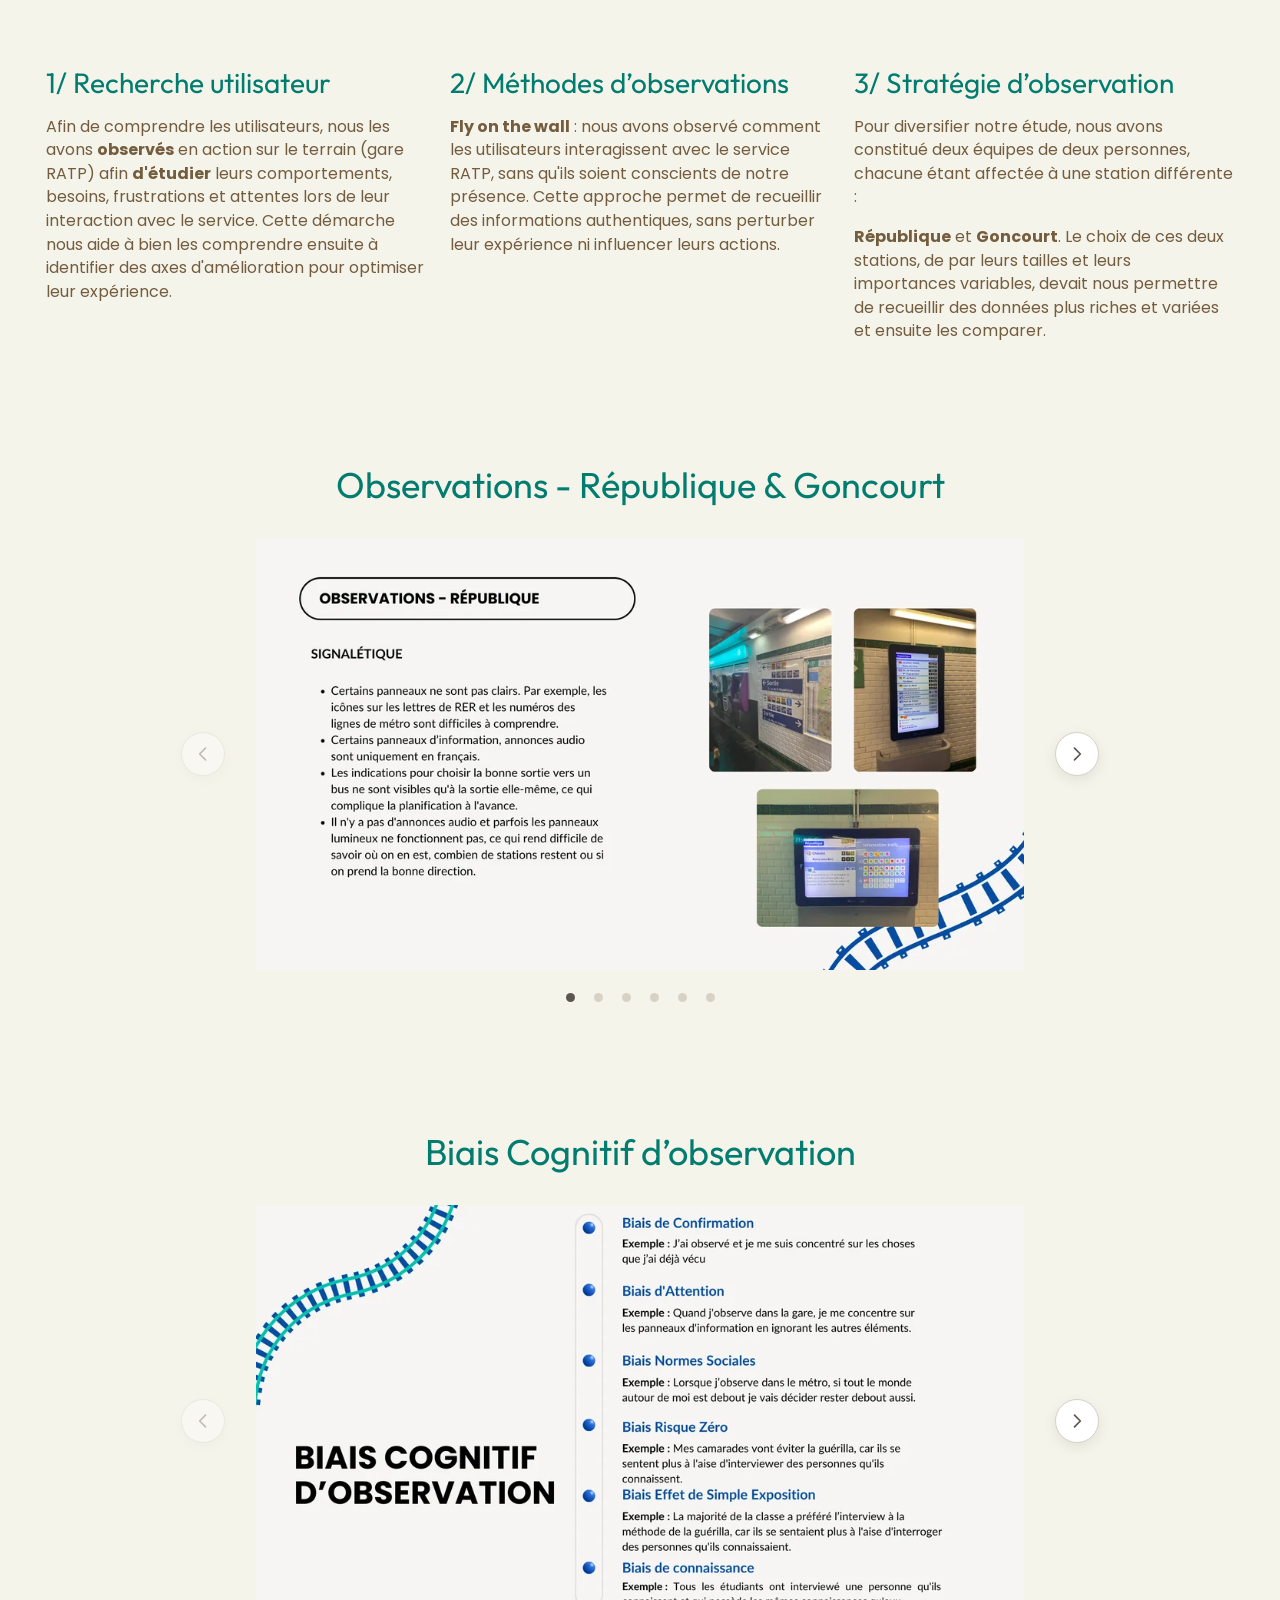
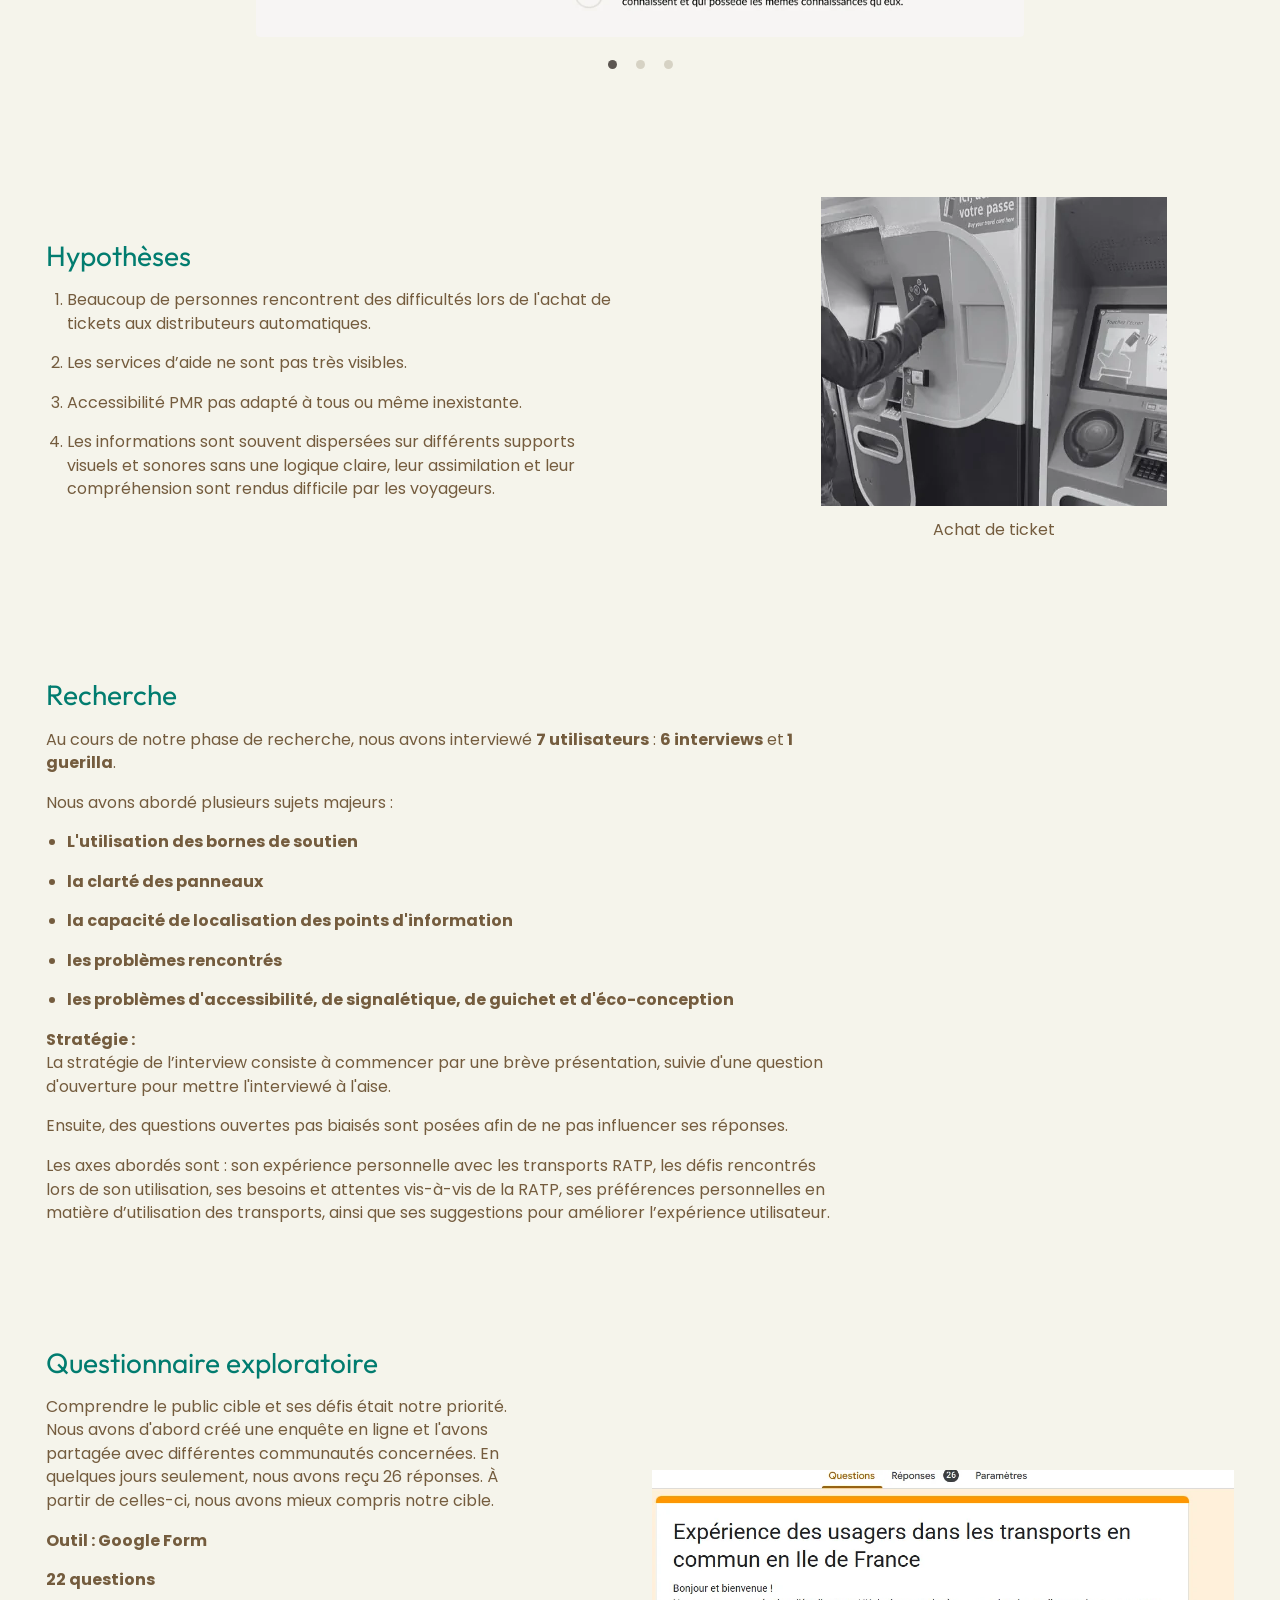
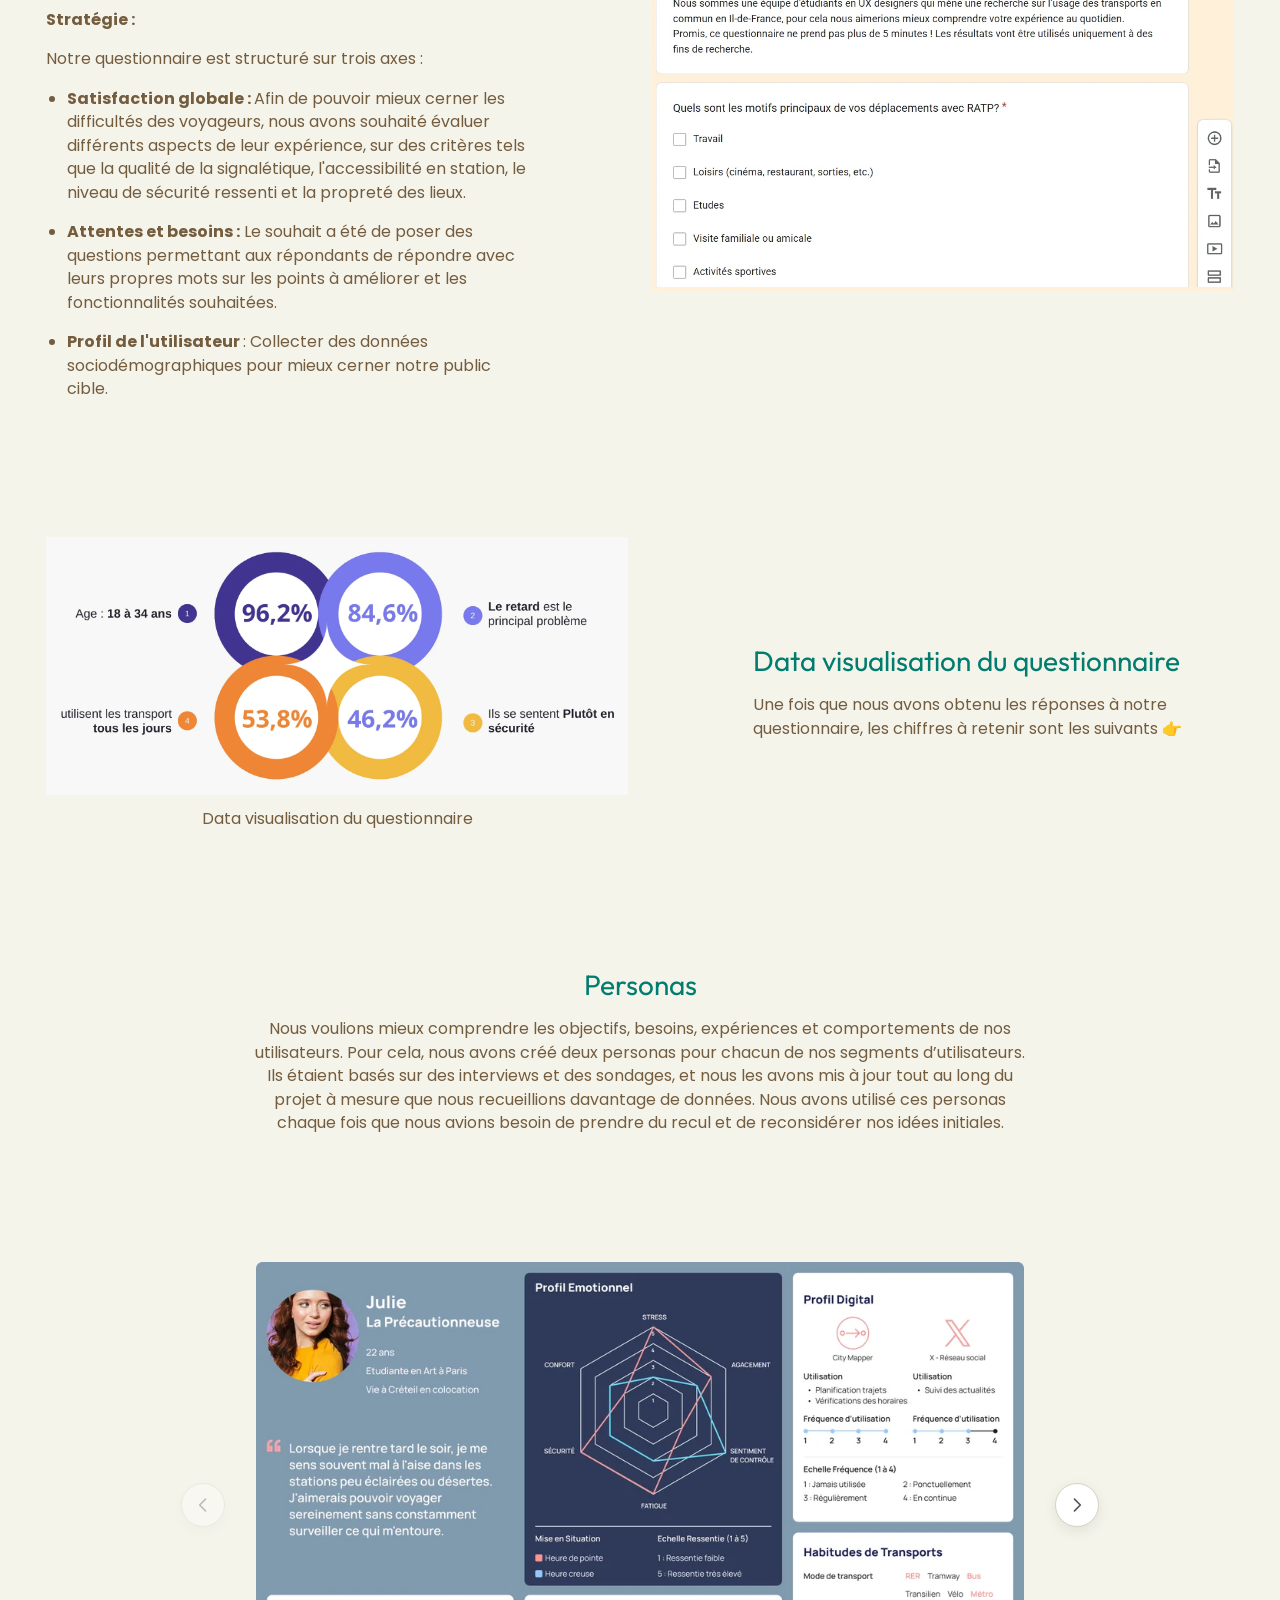
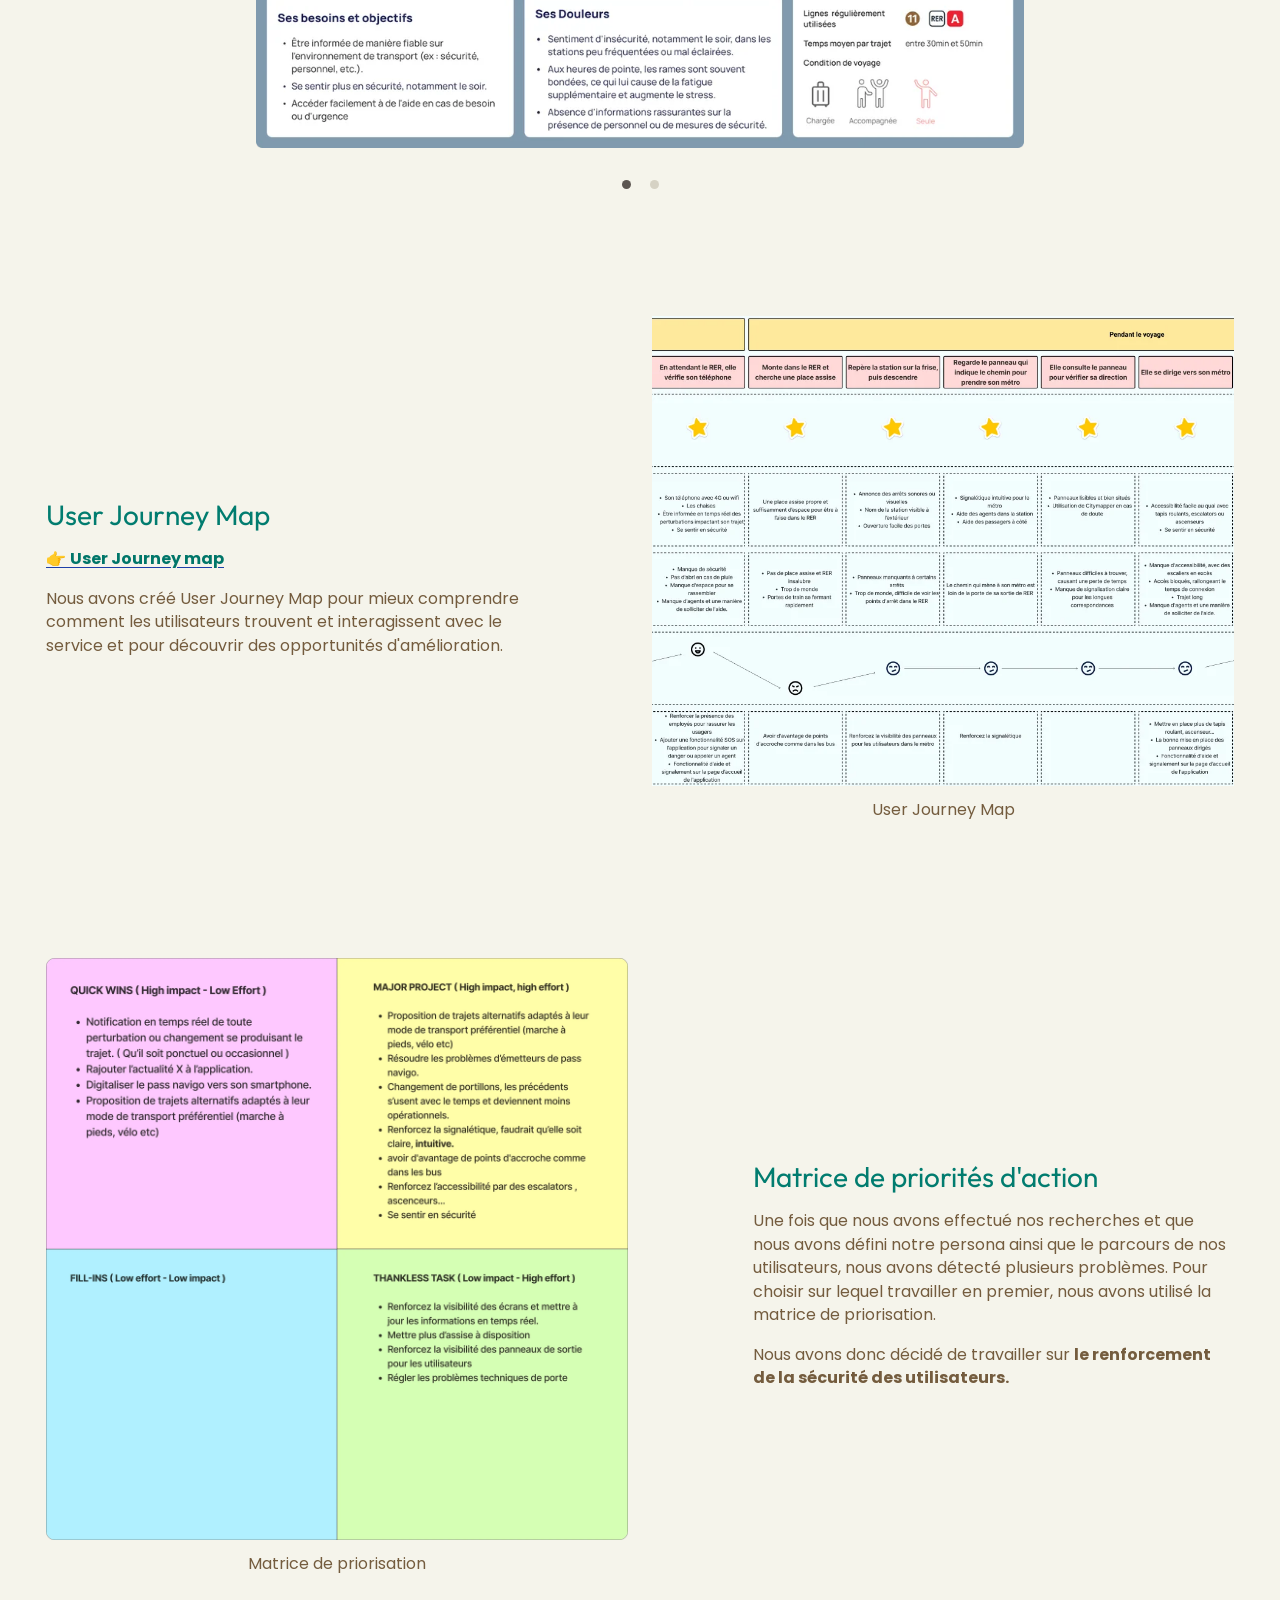
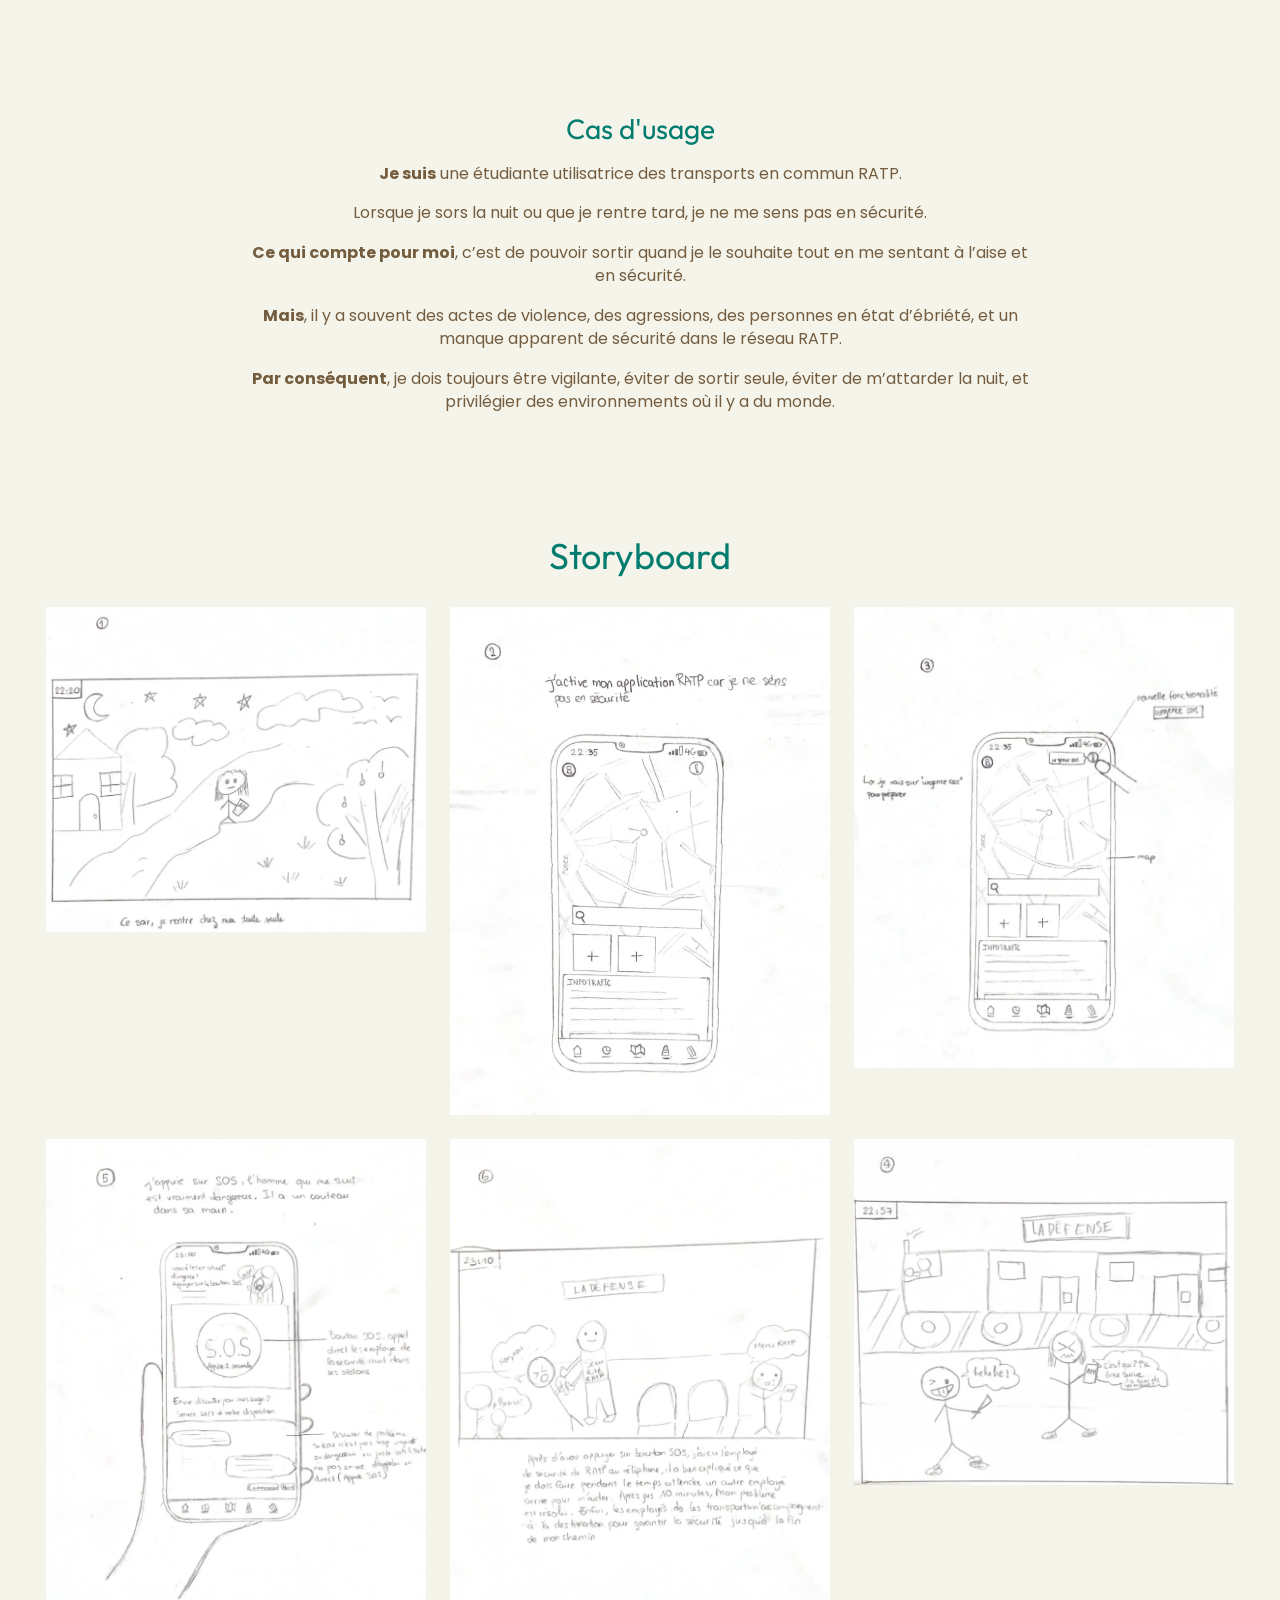
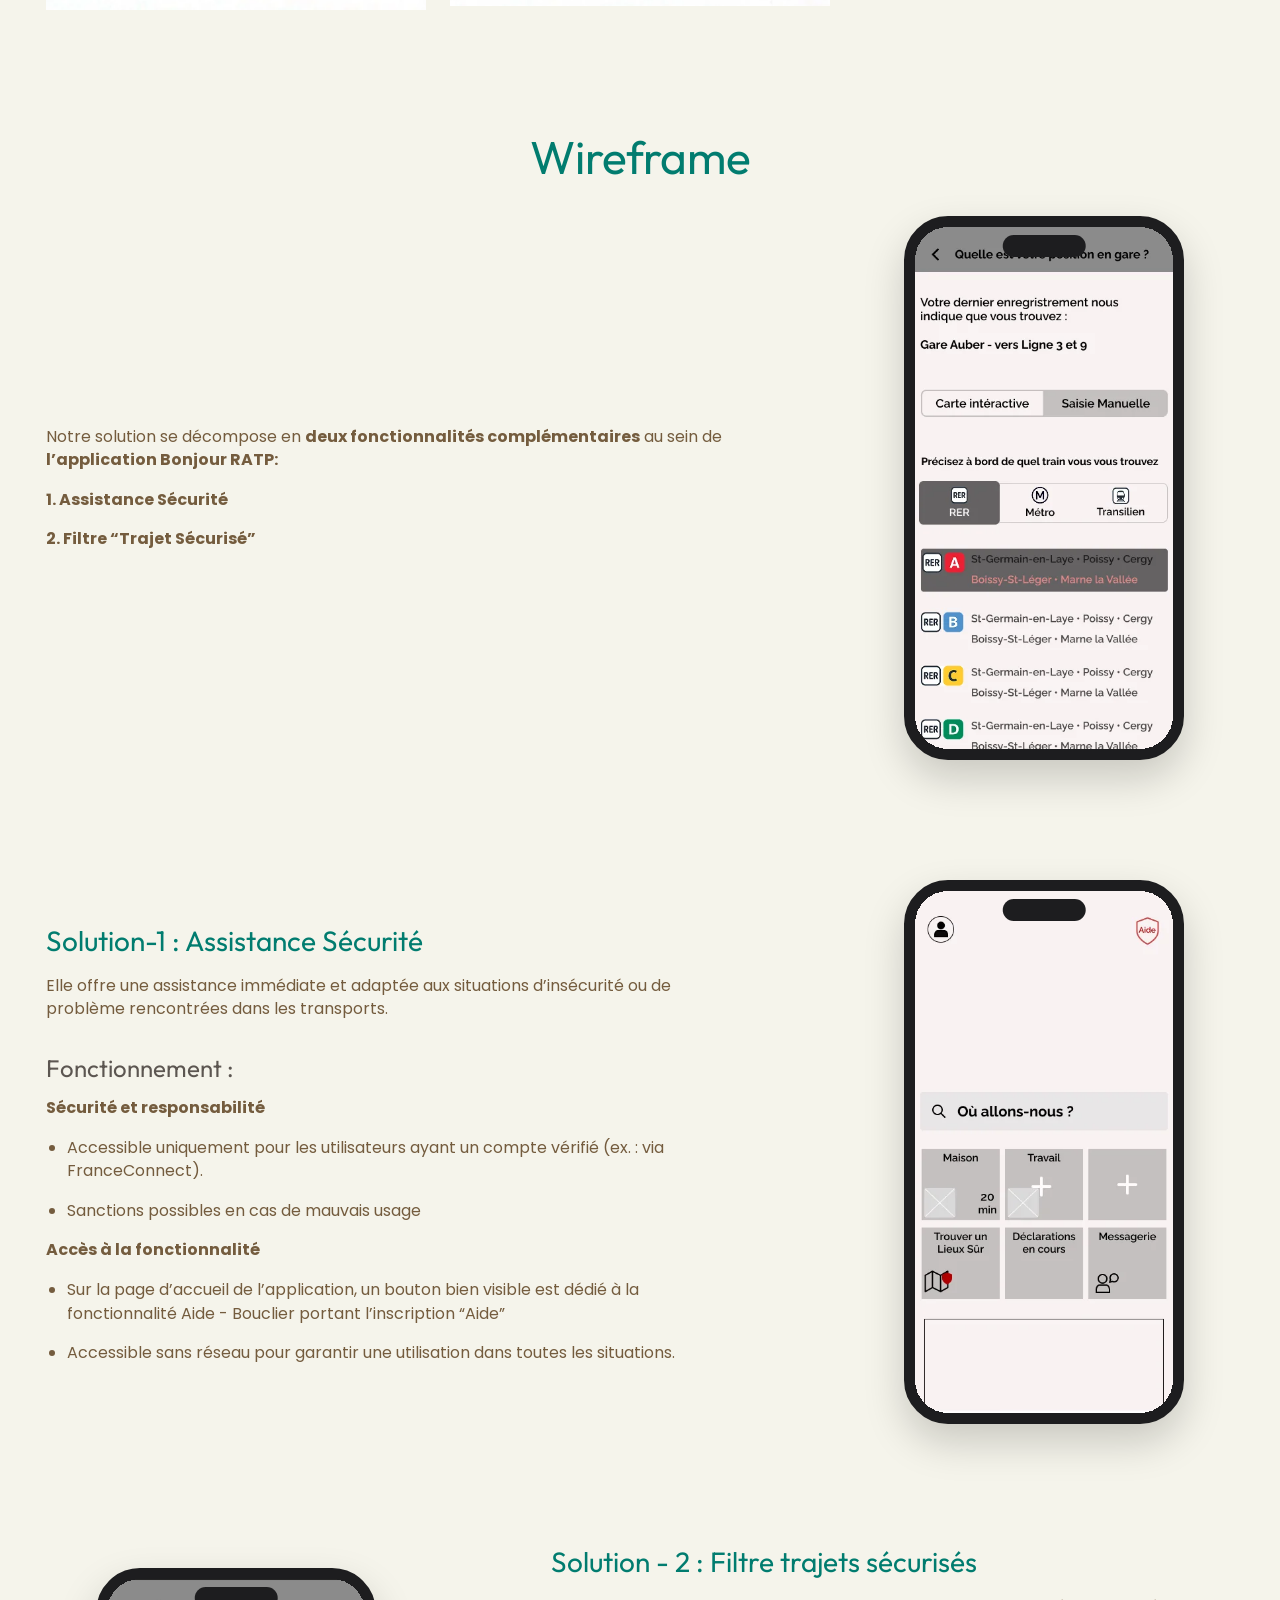
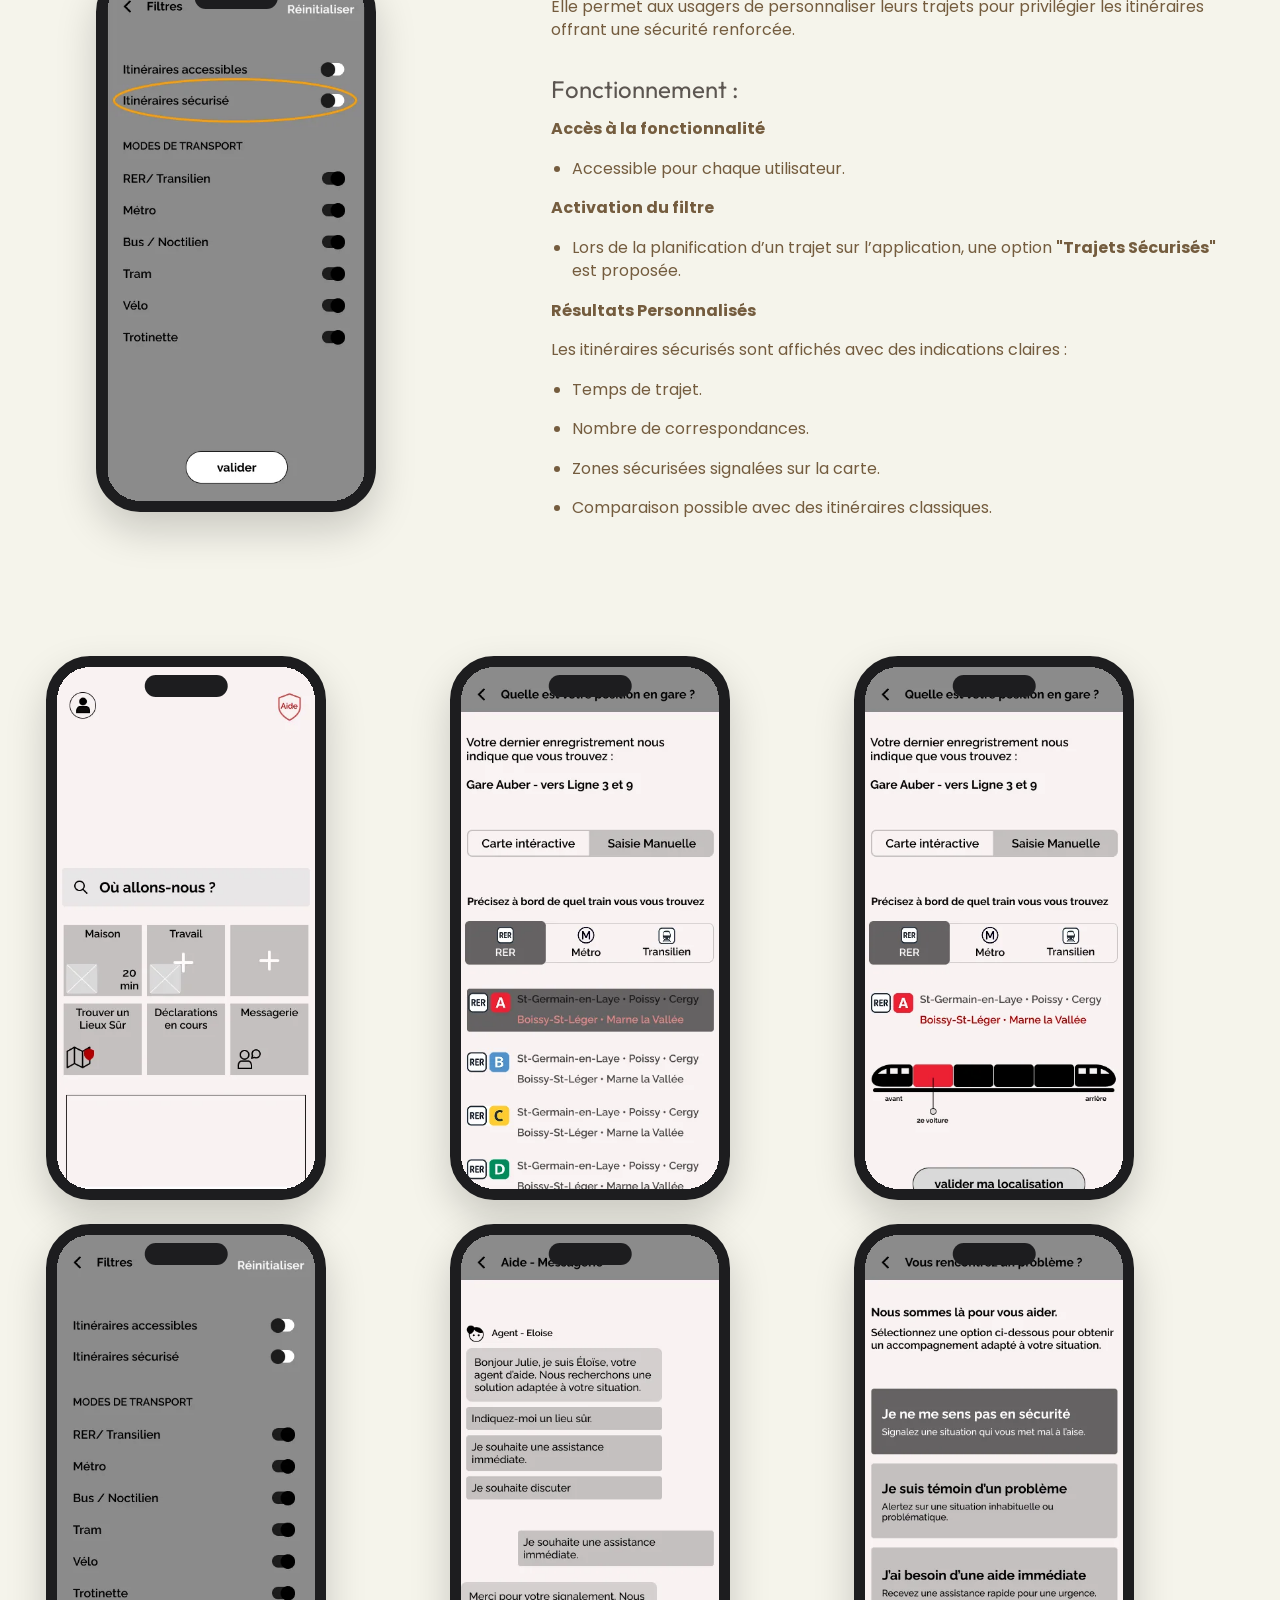
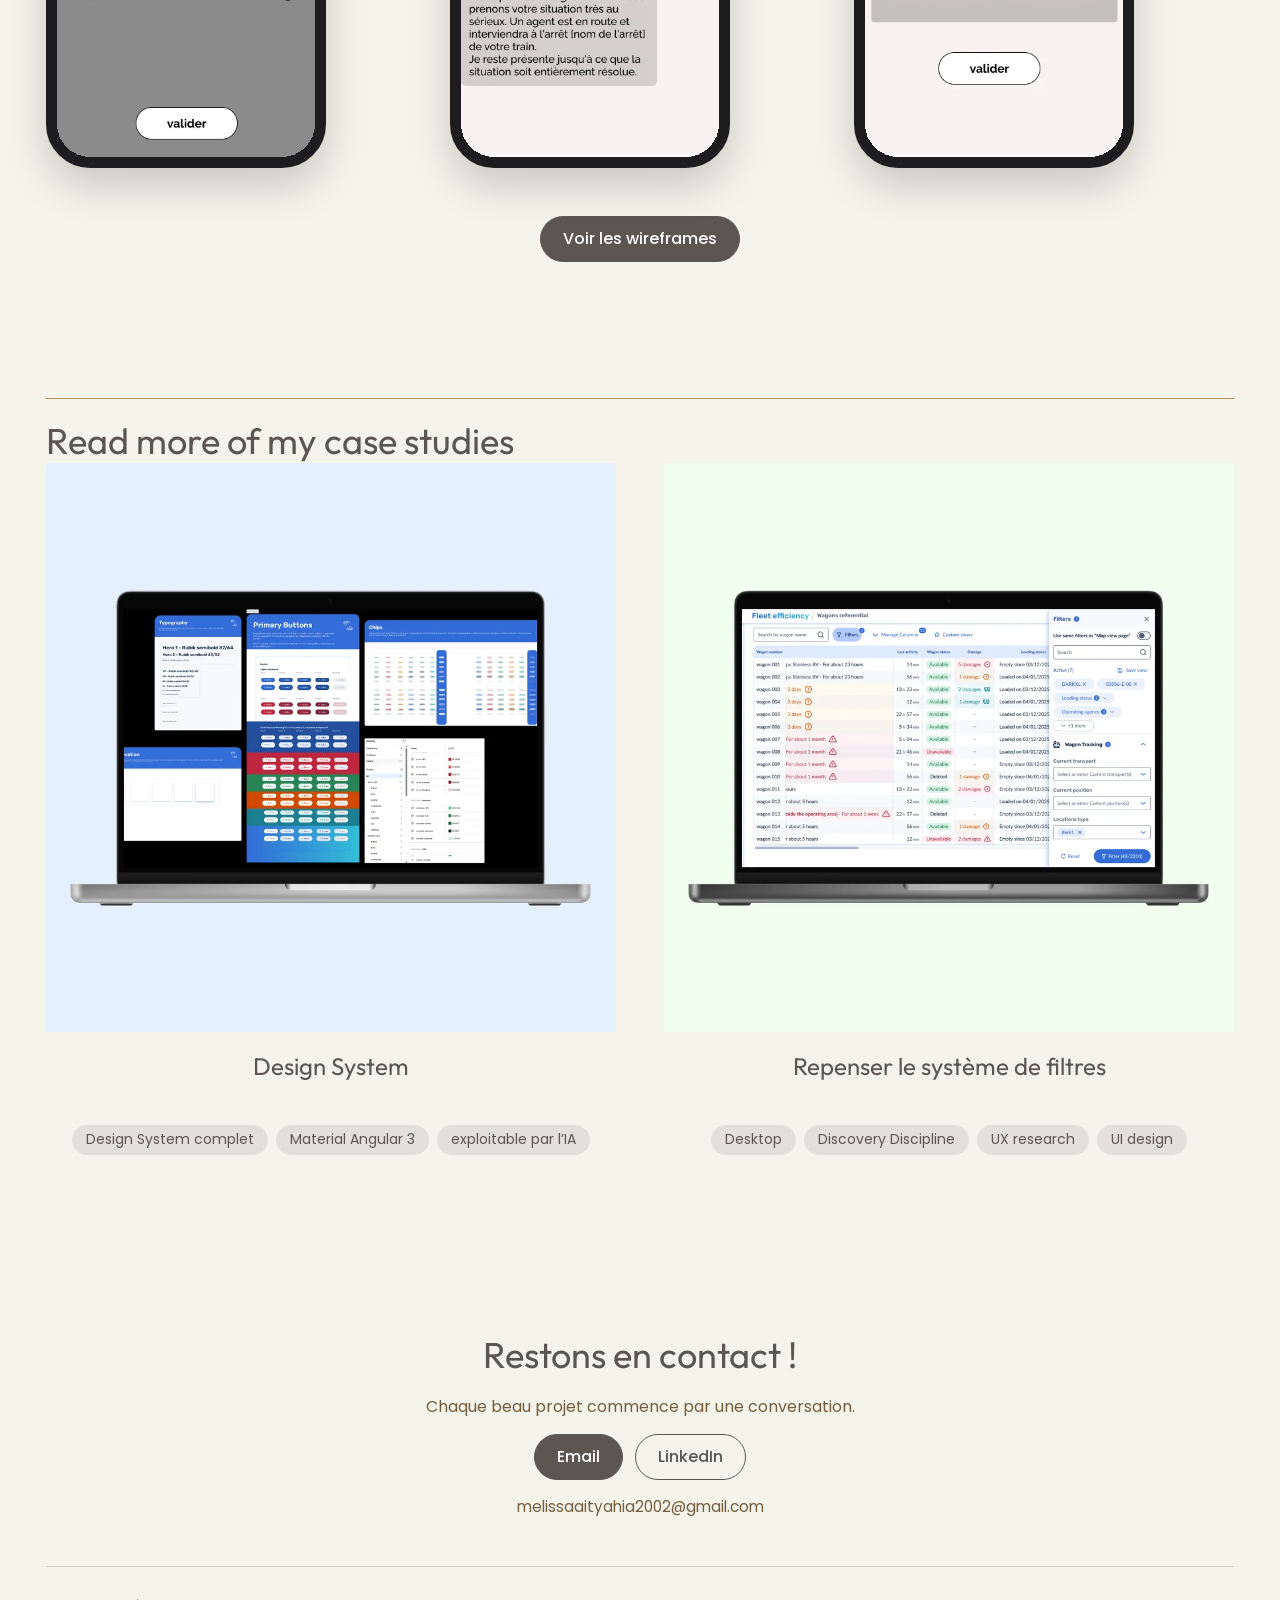
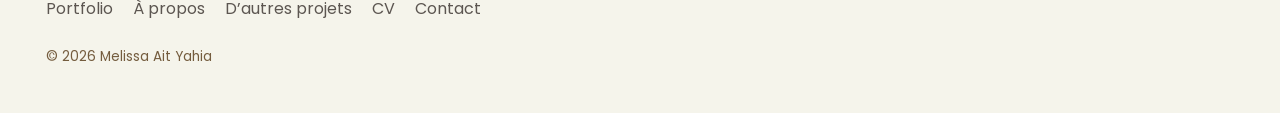
<file: ratp.html>
<!doctype html>
<html lang="fr">

<head>
    <meta charset="utf-8">
    <meta name="viewport" content="width=device-width, initial-scale=1">
    <title>RATP — Melissa Ait Yahia</title>
    <meta name="description" content="Amélioration de l’expérience utilisateur dans les transports francilien">
    <meta property="og:title" content="RATP — Melissa Ait Yahia">
    <meta property="og:description" content="Amélioration de l’expérience utilisateur dans les transports francilien">
    <link rel="icon" href="assets/favicon.svg" type="image/svg+xml">
    <link rel="preconnect" href="https://fonts.googleapis.com">
    <link rel="preconnect" href="https://fonts.gstatic.com" crossorigin>
    <link href="https://fonts.googleapis.com/css2?family=Outfit:wght@400;700&family=Poppins:ital,wght@0,400;0,700;1,400;1,700&family=Inter+Tight:wght@500&display=swap" rel="stylesheet">
    <link rel="stylesheet" href="assets/style.css">
</head>

<body>
    <a class="skip" href="#contenu">Aller au contenu</a>

    <div id="header-placeholder"></div>
    <main id="contenu">
        <section class="sec sec--mainheader" id="section-1" style="--pt:60px;--pb:60px;background:rgb(0,194,174)">
            <div class="wrap">
                <div class="hero hero--wide-text">
                    <div class="hero-text">
                        <h1><span style="color:#40403E"><strong>RATP</strong></span></h1>
                        <div class="hero-sub">
                            <p><span style="color:#40403E"><strong>Amélioration de l’expérience utilisateur<br> dans les transports
                    francilien</strong></span></p>
                        </div>
                    </div>
                    <div class="hero-media">
                        <div class="phone">
                            <div class="phone-screen" style="padding-top:34px;background:#8B8B8B" tabindex="0" role="group" aria-label="Écran défilant : choix de la position à bord du train"><img src="assets/img/ratp/SufGCotgz8q490cY-61ff.webp" width="390" height="930" alt="Écran de l’application RATP : préciser sa position à bord du RER A, 2e voiture sélectionnée" loading="eager" decoding="async"></div>
                        </div>
                    </div>
                </div>
            </div>
        </section>
        <section class="sec sec--columns" id="section-2" style="--pt:60px;--pb:60px">
            <div class="wrap">
                <div class="grid grid--12">
                    <div class="col" style="--cs:1;--ce:7;">
                        <div class="tc tc--left">
                            <h3><span style="color:#017C6F">Client</span></h3>
                            <p>RATP, la région île de France et l’Association des Usagers des Transports.</p>
                        </div>
                    </div>
                    <div class="col" style="--cs:7;--ce:13;">
                        <div class="tc tc--left">
                            <h3><span style="color:#017C6F">Contexte</span></h3>
                            <p>Amélioration l’expérience utilisateur dans les transports francilien : une exploration ethnographique.
                            </p>
                            <p>Identifier et comprendre les frictions au moyen d’une approche ethnographique, pour proposer des améliorations concrètes de l'expérience utilisateur dans les transports en commun.</p>
                        </div>
                    </div>
                </div>
            </div>
        </section>
        <section class="sec sec--columns" id="section-3" style="--pt:60px;--pb:60px">
            <div class="wrap">
                <div class="grid grid--12">
                    <div class="col" style="--cs:1;--ce:4;">
                        <div class="tc tc--left">
                            <h4><span style="color:#017C6F">Rôle</span></h4>
                            <p>UX Researcher</p>
                        </div>
                    </div>
                    <div class="col" style="--cs:4;--ce:7;">
                        <div class="tc tc--left">
                            <h4><span style="color:#017C6F">Outils</span></h4>
                            <ul>
                                <li>
                                    <p>Figma</p>
                                </li>
                                <li>
                                    <p>FigJam</p>
                                </li>
                                <li>
                                    <p>Canva</p>
                                </li>
                            </ul>
                        </div>
                    </div>
                    <div class="col" style="--cs:7;--ce:10;">
                        <div class="tc tc--left">
                            <h4><span style="color:#017C6F">Team</span></h4>
                            <p>3 UX Researcher</p>
                        </div>
                    </div>
                    <div class="col" style="--cs:10;--ce:13;">
                        <div class="tc tc--left">
                            <h4><span style="color:#017C6F">Durée</span></h4>
                            <p>2 semaines</p>
                        </div>
                    </div>
                </div>
            </div>
        </section>
        <section class="sec sec--process" id="section-4" style="--pt:60px;--pb:60px">
            <div class="wrap">
                <nav class="process" aria-label="Étapes du projet">
                    <ol>
                        <li><a href="#section-5"><span class="num" aria-hidden="true">1</span><span
                  class="step-name">Observations</span></a></li>
                        <li><a href="#section-10"><span class="num" aria-hidden="true">2</span><span
                  class="step-name">Hypothèses</span></a></li>
                        <li><a href="#section-11"><span class="num" aria-hidden="true">3</span><span class="step-name">Stratégie de
                  Recherche</span></a></li>
                        <li><a href="#section-14"><span class="num" aria-hidden="true">4</span><span class="step-name">Persona &amp;
                  User journey map</span></a></li>
                        <li><a href="#section-19"><span class="num" aria-hidden="true">5</span><span
                  class="step-name">Storyboard</span></a></li>
                        <li><a href="#section-21"><span class="num" aria-hidden="true">6</span><span
                  class="step-name">Wireframe</span></a></li>
                    </ol>
                </nav>
            </div>
        </section>
        <section class="sec sec--columns" id="section-5" style="--pt:60px;--pb:60px">
            <div class="wrap">
                <div class="grid grid--12">
                    <div class="col" style="--cs:1;--ce:5;">
                        <div class="tc tc--left">
                            <h3><span style="color:#017C6F">1/ Recherche utilisateur</span></h3>
                            <p>Afin de comprendre les utilisateurs, nous les avons <strong>observés</strong> en action sur le terrain (gare RATP) afin <strong>d'étudier</strong> leurs comportements, besoins, frustrations et attentes lors de leur interaction
                                avec le service. Cette démarche nous aide à bien les comprendre ensuite à identifier des axes d'amélioration pour optimiser leur expérience.</p>
                        </div>
                    </div>
                    <div class="col" style="--cs:5;--ce:9;">
                        <div class="tc tc--left">
                            <h3><span style="color:#017C6F">2/ Méthodes d’observations</span></h3>
                            <p><strong>Fly on the wall</strong> : nous avons observé comment les utilisateurs interagissent avec le service RATP, sans qu'ils soient conscients de notre présence. Cette approche permet de recueillir des informations authentiques,
                                sans perturber leur expérience ni influencer leurs actions.</p>
                        </div>
                    </div>
                    <div class="col" style="--cs:9;--ce:13;">
                        <div class="tc tc--left">
                            <h3><span style="color:#017C6F">3/ Stratégie d’observation</span></h3>
                            <p>Pour diversifier notre étude, nous avons constitué deux équipes de deux personnes, chacune étant affectée à une station différente :</p>
                            <p><strong>République</strong> et <strong>Goncourt</strong>. Le choix de ces deux stations, de par leurs tailles et leurs importances variables, devait nous permettre de recueillir des données plus riches et variées et ensuite
                                les comparer.</p>
                        </div>
                    </div>
                </div>
            </div>
        </section>
        <section class="sec sec--general" id="section-6" style="--pt:60px;--pb:16px">
            <div class="wrap">
                <div class="grid grid--12">
                    <div class="col" style="--cs:3;--ce:11;">
                        <div class="tc tc--center">
                            <h2><span style="color:#017C6F">Observations - République &amp; Goncourt</span></h2>
                        </div>
                    </div>
                </div>
            </div>
        </section>
        <section class="sec sec--gallery" id="section-7" style="--pt:16px;--pb:60px">
            <div class="wrap">
                <div class="slider" role="region" aria-roledescription="diaporama" aria-label="Observations - République &amp; Goncourt">
                    <ul class="slider-track" tabindex="0" aria-label="Images, faire défiler horizontalement">
                        <li class="slide" aria-roledescription="diapositive" aria-label="1 sur 6"><img src="assets/img/ratp/Q9TssNLjMgGGVMHu-c6a5.webp" srcset="assets/img/ratp/Q9TssNLjMgGGVMHu-c6a5-sm.webp 1000w, assets/img/ratp/Q9TssNLjMgGGVMHu-c6a5.webp 1920w" sizes="(min-width: 900px) 60vw, 100vw" width="1920" height="1080"
                                alt="Observations - République &amp; Goncourt — image 1" loading="lazy" decoding="async"></li>
                        <li class="slide" aria-roledescription="diapositive" aria-label="2 sur 6"><img src="assets/img/ratp/DKWsudjd19ItlKNS-3cd4.webp" srcset="assets/img/ratp/DKWsudjd19ItlKNS-3cd4-sm.webp 1000w, assets/img/ratp/DKWsudjd19ItlKNS-3cd4.webp 1920w" sizes="(min-width: 900px) 60vw, 100vw" width="1920" height="1080"
                                alt="Observations - République &amp; Goncourt — image 2" loading="lazy" decoding="async"></li>
                        <li class="slide" aria-roledescription="diapositive" aria-label="3 sur 6"><img src="assets/img/ratp/iMNgIGqrsTGHwIg2-a48d.webp" srcset="assets/img/ratp/iMNgIGqrsTGHwIg2-a48d-sm.webp 1000w, assets/img/ratp/iMNgIGqrsTGHwIg2-a48d.webp 1920w" sizes="(min-width: 900px) 60vw, 100vw" width="1920" height="1080"
                                alt="Observations - République &amp; Goncourt — image 3" loading="lazy" decoding="async"></li>
                        <li class="slide" aria-roledescription="diapositive" aria-label="4 sur 6"><img src="assets/img/ratp/xnNI9xeA81lTD7o9-8d46.webp" srcset="assets/img/ratp/xnNI9xeA81lTD7o9-8d46-sm.webp 1000w, assets/img/ratp/xnNI9xeA81lTD7o9-8d46.webp 1920w" sizes="(min-width: 900px) 60vw, 100vw" width="1920" height="1080"
                                alt="Observations - République &amp; Goncourt — image 4" loading="lazy" decoding="async"></li>
                        <li class="slide" aria-roledescription="diapositive" aria-label="5 sur 6"><img src="assets/img/ratp/mouDCD5F3Ax50zVc-1ae8.webp" srcset="assets/img/ratp/mouDCD5F3Ax50zVc-1ae8-sm.webp 1000w, assets/img/ratp/mouDCD5F3Ax50zVc-1ae8.webp 1920w" sizes="(min-width: 900px) 60vw, 100vw" width="1920" height="1080"
                                alt="Observations - République &amp; Goncourt — image 5" loading="lazy" decoding="async"></li>
                        <li class="slide" aria-roledescription="diapositive" aria-label="6 sur 6"><img src="assets/img/ratp/5ULuZdgV3z91X8d4-46e6.webp" srcset="assets/img/ratp/5ULuZdgV3z91X8d4-46e6-sm.webp 1000w, assets/img/ratp/5ULuZdgV3z91X8d4-46e6.webp 1920w" sizes="(min-width: 900px) 60vw, 100vw" width="1920" height="1080"
                                alt="Observations - République &amp; Goncourt — image 6" loading="lazy" decoding="async"></li>
                    </ul><button type="button" class="arrow arrow--prev" aria-label="Image précédente"><svg viewBox="0 0 24 24"
              width="20" height="20" aria-hidden="true">
              <path d="M15 5l-7 7 7 7" fill="none" stroke="currentColor" stroke-width="2" stroke-linecap="round"
                stroke-linejoin="round" />
            </svg></button>
                    <button type="button" class="arrow arrow--next" aria-label="Image suivante"><svg viewBox="0 0 24 24"
              width="20" height="20" aria-hidden="true">
              <path d="M9 5l7 7-7 7" fill="none" stroke="currentColor" stroke-width="2" stroke-linecap="round"
                stroke-linejoin="round" />
            </svg></button>
                    <div class="dots"><button type="button" class="dot" aria-label="Aller à l’image 1"></button><button type="button" class="dot" aria-label="Aller à l’image 2"></button><button type="button" class="dot" aria-label="Aller à l’image 3"></button>
                        <button type="button" class="dot" aria-label="Aller à l’image 4"></button><button type="button" class="dot" aria-label="Aller à l’image 5"></button><button type="button" class="dot" aria-label="Aller à l’image 6"></button>
                    </div>
                </div>
            </div>
        </section>
        <section class="sec sec--general" id="section-8" style="--pt:60px;--pb:16px">
            <div class="wrap">
                <div class="grid grid--12">
                    <div class="col" style="--cs:3;--ce:11;">
                        <div class="tc tc--center">
                            <h2><span style="color:#017C6F">Biais Cognitif d’observation</span></h2>
                        </div>
                    </div>
                </div>
            </div>
        </section>
        <section class="sec sec--gallery" id="section-9" style="--pt:16px;--pb:60px">
            <div class="wrap">
                <div class="slider" role="region" aria-roledescription="diaporama" aria-label="Biais Cognitif d’observation">
                    <ul class="slider-track" tabindex="0" aria-label="Images, faire défiler horizontalement">
                        <li class="slide" aria-roledescription="diapositive" aria-label="1 sur 3"><img src="assets/img/ratp/i1so0hmDeRWq7Okp-6097.webp" srcset="assets/img/ratp/i1so0hmDeRWq7Okp-6097-sm.webp 1000w, assets/img/ratp/i1so0hmDeRWq7Okp-6097.webp 1920w" sizes="(min-width: 900px) 60vw, 100vw" width="1920" height="1080"
                                alt="Biais Cognitif d’observation — image 1" loading="lazy" decoding="async"></li>
                        <li class="slide" aria-roledescription="diapositive" aria-label="2 sur 3"><img src="assets/img/ratp/O44Iuilr9D0zPgY9-6a19.webp" srcset="assets/img/ratp/O44Iuilr9D0zPgY9-6a19-sm.webp 1000w, assets/img/ratp/O44Iuilr9D0zPgY9-6a19.webp 1920w" sizes="(min-width: 900px) 60vw, 100vw" width="1920" height="1080"
                                alt="Biais Cognitif d’observation — image 2" loading="lazy" decoding="async"></li>
                        <li class="slide" aria-roledescription="diapositive" aria-label="3 sur 3"><img src="assets/img/ratp/honuagsOe2tXLvci-975c.webp" srcset="assets/img/ratp/honuagsOe2tXLvci-975c-sm.webp 1000w, assets/img/ratp/honuagsOe2tXLvci-975c.webp 1920w" sizes="(min-width: 900px) 60vw, 100vw" width="1920" height="1080"
                                alt="Biais Cognitif d’observation — image 3" loading="lazy" decoding="async"></li>
                    </ul><button type="button" class="arrow arrow--prev" aria-label="Image précédente"><svg viewBox="0 0 24 24"
              width="20" height="20" aria-hidden="true">
              <path d="M15 5l-7 7 7 7" fill="none" stroke="currentColor" stroke-width="2" stroke-linecap="round"
                stroke-linejoin="round" />
            </svg></button>
                    <button type="button" class="arrow arrow--next" aria-label="Image suivante"><svg viewBox="0 0 24 24"
              width="20" height="20" aria-hidden="true">
              <path d="M9 5l7 7-7 7" fill="none" stroke="currentColor" stroke-width="2" stroke-linecap="round"
                stroke-linejoin="round" />
            </svg></button>
                    <div class="dots"><button type="button" class="dot" aria-label="Aller à l’image 1"></button><button type="button" class="dot" aria-label="Aller à l’image 2"></button><button type="button" class="dot" aria-label="Aller à l’image 3"></button></div>
                </div>
            </div>
        </section>
        <section class="sec sec--general" id="section-10" style="--pt:60px;--pb:60px">
            <div class="wrap">
                <div class="grid grid--12">
                    <div class="col col--middle" style="--cs:1;--ce:7;">
                        <div class="tc tc--left">
                            <h3><span style="color:#017C6F">Hypothèses</span></h3>
                            <ol>
                                <li>
                                    <p>Beaucoup de personnes rencontrent des difficultés lors de l'achat de tickets aux distributeurs automatiques.
                                    </p>
                                </li>
                                <li>
                                    <p>Les services d’aide ne sont pas très visibles.</p>
                                </li>
                                <li>
                                    <p>Accessibilité PMR pas adapté à tous ou même inexistante.</p>
                                </li>
                                <li>
                                    <p>Les informations sont souvent dispersées sur différents supports visuels et sonores sans une logique claire, leur assimilation et leur compréhension sont rendus difficile par les voyageurs.</p>
                                </li>
                            </ol>
                        </div>
                    </div>
                    <div class="col col--middle" style="--cs:8;--ce:13;">
                        <figure class="media"><img src="assets/img/ratp/5BFSuZ4bF98EoMum-d923.webp" width="346" height="309" alt="Hypothèses" loading="lazy" decoding="async">
                            <figcaption>
                                <p>Achat de ticket</p>
                            </figcaption>
                        </figure>
                    </div>
                </div>
            </div>
        </section>
        <section class="sec sec--general" id="section-11" style="--pt:60px;--pb:60px">
            <div class="wrap">
                <div class="grid grid--12">
                    <div class="col" style="--cs:1;--ce:9;">
                        <div class="tc tc--left">
                            <h3><span style="color:#017C6F">Recherche</span></h3>
                            <p>Au cours de notre phase de recherche, nous avons interviewé <strong>7 utilisateurs</strong> : <strong>6
                  interviews</strong> et<strong> 1 guerilla</strong>.</p>
                            <p>Nous avons abordé plusieurs sujets majeurs :</p>
                            <ul>
                                <li>
                                    <p><strong>L'utilisation des bornes de soutien</strong></p>
                                </li>
                                <li>
                                    <p><strong>la clarté des panneaux</strong></p>
                                </li>
                                <li>
                                    <p><strong>la capacité de localisation des points d'information</strong></p>
                                </li>
                                <li>
                                    <p><strong>les problèmes rencontrés</strong></p>
                                </li>
                                <li>
                                    <p><strong>les problèmes d'accessibilité, de signalétique, de guichet et d'éco-conception</strong></p>
                                </li>
                            </ul>
                            <p><strong>Stratégie :</strong><br />La stratégie de l’interview consiste à commencer par une brève présentation, suivie d'une question d'ouverture pour mettre l'interviewé à l'aise.</p>
                            <p>Ensuite, des questions ouvertes pas biaisés sont posées afin de ne pas influencer ses réponses.</p>
                            <p>Les axes abordés sont : son expérience personnelle avec les transports RATP, les défis rencontrés lors de son utilisation, ses besoins et attentes vis-à-vis de la RATP, ses préférences personnelles en matière d’utilisation
                                des transports, ainsi que ses suggestions pour améliorer l’expérience utilisateur.</p>
                        </div>
                    </div>
                </div>
            </div>
        </section>
        <section class="sec sec--general" id="section-12" style="--pt:60px;--pb:60px">
            <div class="wrap">
                <div class="grid grid--12">
                    <div class="col col--middle" style="--cs:1;--ce:6;">
                        <div class="tc tc--left">
                            <h3><span style="color:#017C6F">Questionnaire exploratoire</span></h3>
                            <p>Comprendre le public cible et ses défis était notre priorité. Nous avons d'abord créé une enquête en ligne et l'avons partagée avec différentes communautés concernées. En quelques jours seulement, nous avons reçu 26 réponses.
                                À partir de celles-ci, nous avons mieux compris notre cible.</p>
                            <p><strong>Outil : Google Form</strong></p>
                            <p><strong>22 questions</strong></p>
                            <p><strong>Stratégie :</strong></p>
                            <p>Notre questionnaire est structuré sur trois axes :</p>
                            <ul>
                                <li>
                                    <p><strong>Satisfaction globale : </strong>Afin de pouvoir mieux cerner les difficultés des voyageurs, nous avons souhaité évaluer différents aspects de leur expérience, sur des critères tels que la qualité de la signalétique,
                                        l'accessibilité en station, le niveau de sécurité ressenti et la propreté des lieux.</p>
                                </li>
                                <li>
                                    <p><strong>Attentes et besoins :</strong> Le souhait a été de poser des questions permettant aux répondants de répondre avec leurs propres mots sur les points à améliorer et les fonctionnalités souhaitées.
                                    </p>
                                </li>
                                <li>
                                    <p><strong>Profil de l'utilisateur </strong>: Collecter des données sociodémographiques pour mieux cerner notre public cible.</p>
                                </li>
                            </ul>
                        </div>
                    </div>
                    <div class="col col--middle" style="--cs:7;--ce:13;">
                        <figure class="media"><img src="assets/img/ratp/KQVVgrdpuCfX0PMz-f0de.webp" width="1051" height="761" alt="Questionnaire exploratoire" loading="lazy" decoding="async"></figure>
                    </div>
                </div>
            </div>
        </section>
        <section class="sec sec--general" id="section-13" style="--pt:60px;--pb:60px">
            <div class="wrap">
                <div class="grid grid--12">
                    <div class="col col--middle" style="--cs:1;--ce:7;">
                        <figure class="media"><img src="assets/img/ratp/eY5kv3hDhbfQF0VN-34c4.webp" srcset="assets/img/ratp/eY5kv3hDhbfQF0VN-34c4-sm.webp 1000w, assets/img/ratp/eY5kv3hDhbfQF0VN-34c4.webp 1730w" sizes="(min-width: 1240px) 1188px, 100vw" width="1730" height="768"
                                alt="Questionnaire exploratoire" loading="lazy" decoding="async">
                            <figcaption>
                                <p>Data visualisation du questionnaire</p>
                            </figcaption>
                        </figure>
                    </div>
                    <div class="col col--middle" style="--cs:8;--ce:13;">
                        <div class="tc tc--left">
                            <h3><span style="color:#017C6F">Data visualisation du questionnaire</span></h3>
                            <p>Une fois que nous avons obtenu les réponses à notre questionnaire, les chiffres à retenir sont les suivants 👉</p>
                        </div>
                    </div>
                </div>
            </div>
        </section>
        <section class="sec sec--general" id="section-14" style="--pt:60px;--pb:60px">
            <div class="wrap">
                <div class="grid grid--12">
                    <div class="col" style="--cs:3;--ce:11;">
                        <div class="tc tc--center">
                            <h3><span style="color:#017C6F">Personas</span></h3>
                            <p>Nous voulions mieux comprendre les objectifs, besoins, expériences et comportements de nos utilisateurs. Pour cela, nous avons créé deux personas pour chacun de nos segments d’utilisateurs. Ils étaient basés sur des interviews
                                et des sondages, et nous les avons mis à jour tout au long du projet à mesure que nous recueillions davantage de données. Nous avons utilisé ces personas chaque fois que nous avions besoin de prendre du recul et de reconsidérer
                                nos idées initiales.</p>
                        </div>
                    </div>
                </div>
            </div>
        </section>
        <section class="sec sec--gallery" id="section-15" style="--pt:60px;--pb:60px">
            <div class="wrap">
                <div class="slider" role="region" aria-roledescription="diaporama" aria-label="Personas">
                    <ul class="slider-track" tabindex="0" aria-label="Images, faire défiler horizontalement">
                        <li class="slide" aria-roledescription="diapositive" aria-label="1 sur 2"><img src="assets/img/ratp/yvT9L59Lmkwe0Rdz-732a.webp" srcset="assets/img/ratp/yvT9L59Lmkwe0Rdz-732a-sm.webp 1000w, assets/img/ratp/yvT9L59Lmkwe0Rdz-732a.webp 2143w" sizes="(min-width: 900px) 60vw, 100vw" width="2143" height="1356"
                                alt="Personas — image 1" loading="lazy" decoding="async"></li>
                        <li class="slide" aria-roledescription="diapositive" aria-label="2 sur 2"><img src="assets/img/ratp/cMxhSZnaC1qI63oO-efad.webp" srcset="assets/img/ratp/cMxhSZnaC1qI63oO-efad-sm.webp 1000w, assets/img/ratp/cMxhSZnaC1qI63oO-efad.webp 2075w" sizes="(min-width: 900px) 60vw, 100vw" width="2075" height="1356"
                                alt="Personas — image 2" loading="lazy" decoding="async"></li>
                    </ul><button type="button" class="arrow arrow--prev" aria-label="Image précédente"><svg viewBox="0 0 24 24"
              width="20" height="20" aria-hidden="true">
              <path d="M15 5l-7 7 7 7" fill="none" stroke="currentColor" stroke-width="2" stroke-linecap="round"
                stroke-linejoin="round" />
            </svg></button>
                    <button type="button" class="arrow arrow--next" aria-label="Image suivante"><svg viewBox="0 0 24 24"
              width="20" height="20" aria-hidden="true">
              <path d="M9 5l7 7-7 7" fill="none" stroke="currentColor" stroke-width="2" stroke-linecap="round"
                stroke-linejoin="round" />
            </svg></button>
                    <div class="dots"><button type="button" class="dot" aria-label="Aller à l’image 1"></button><button type="button" class="dot" aria-label="Aller à l’image 2"></button></div>
                </div>
            </div>
        </section>
        <section class="sec sec--general" id="section-16" style="--pt:60px;--pb:60px">
            <div class="wrap">
                <div class="grid grid--12">
                    <div class="col col--middle" style="--cs:1;--ce:6;">
                        <div class="tc tc--left">
                            <h3><span style="color:#017C6F">User Journey Map</span></h3>
                            <p><a href="https://www.figma.com/design/9jvTjzIO6qE06BWzVjMvmU/Projet---RATP-(Copy)?node-id=2001-1205&amp;t=bbhVTDEyXvNUmrCm-1" rel="noopener" target="_blank">👉 <span style="color:#007669"><strong>User Journey
                      map</strong></span></a></p>
                            <p>Nous avons créé User Journey Map pour mieux comprendre comment les utilisateurs trouvent et interagissent avec le service et pour découvrir des opportunités d'amélioration.</p>
                        </div>
                    </div>
                    <div class="col col--middle" style="--cs:7;--ce:13;">
                        <figure class="media"><img src="assets/img/ratp/Hr2xOAUE6zrtyXGw-1f2d.webp" width="957" height="773" alt="User Journey Map" loading="lazy" decoding="async">
                            <figcaption>
                                <p>User Journey Map</p>
                            </figcaption>
                        </figure>
                    </div>
                </div>
            </div>
        </section>
        <section class="sec sec--general" id="section-17" style="--pt:60px;--pb:60px">
            <div class="wrap">
                <div class="grid grid--12">
                    <div class="col col--middle" style="--cs:1;--ce:7;">
                        <figure class="media"><img src="assets/img/ratp/307hkedqOxgC2VR3-adcf.webp" srcset="assets/img/ratp/307hkedqOxgC2VR3-adcf-sm.webp 1000w, assets/img/ratp/307hkedqOxgC2VR3-adcf.webp 2400w" sizes="(min-width: 1240px) 1188px, 100vw" width="2400" height="2400"
                                alt="User Journey Map" loading="lazy" decoding="async">
                            <figcaption>
                                <p>Matrice de priorisation</p>
                            </figcaption>
                        </figure>
                    </div>
                    <div class="col col--middle" style="--cs:8;--ce:13;">
                        <div class="tc tc--left">
                            <h3><span style="color:#017C6F">Matrice de priorités d'action</span></h3>
                            <p>Une fois que nous avons effectué nos recherches et que nous avons défini notre persona ainsi que le parcours de nos utilisateurs, nous avons détecté plusieurs problèmes. Pour choisir sur lequel travailler en premier, nous avons
                                utilisé la matrice de priorisation.</p>
                            <p>Nous avons donc décidé de travailler sur <strong>le renforcement de la sécurité des
                  utilisateurs.</strong></p>
                        </div>
                    </div>
                </div>
            </div>
        </section>
        <section class="sec sec--general" id="section-18" style="--pt:60px;--pb:60px">
            <div class="wrap">
                <div class="grid grid--12">
                    <div class="col" style="--cs:3;--ce:11;">
                        <div class="tc tc--center">
                            <h3><span style="color:#017C6F">Cas d'usage</span></h3>
                            <p><strong>Je suis</strong> une étudiante utilisatrice des transports en commun RATP.
                            </p>
                            <p>Lorsque je sors la nuit ou que je rentre tard, je ne me sens pas en sécurité.
                            </p>
                            <p><strong>Ce qui compte pour moi</strong>, c’est de pouvoir sortir quand je le souhaite tout en me sentant à l’aise et en sécurité.
                            </p>
                            <p><strong>Mais</strong>, il y a souvent des actes de violence, des agressions, des personnes en état d’ébriété, et un manque apparent de sécurité dans le réseau RATP.</p>
                            <p><strong>Par conséquent</strong>, je dois toujours être vigilante, éviter de sortir seule, éviter de m’attarder la nuit, et privilégier des environnements où il y a du monde.</p>
                        </div>
                    </div>
                </div>
            </div>
        </section>
        <section class="sec sec--header" id="section-19" style="--pt:60px;--pb:60px">
            <div class="wrap">
                <div class="grid grid--12">
                    <div class="col" style="--cs:1;--ce:13;">
                        <div class="tc tc--center">
                            <h2><span style="color:#017C6F">Storyboard</span></h2>
                        </div>
                    </div>
                </div>
            </div>
        </section>
        <section class="sec sec--gallery" id="section-20" style="--pt:60px;--pb:60px">
            <div class="wrap">
                <ul class="gallery" style="--n:3">
                    <li><img src="assets/img/ratp/CMBLmXMhmkwlUgz8-b819.webp" width="775" height="663" alt="Storyboard — image 1" loading="lazy" decoding="async"></li>
                    <li><img src="assets/img/ratp/D0CnRqTTHPIBwvV3-998c.webp" width="751" height="1004" alt="Storyboard — image 2" loading="lazy" decoding="async"></li>
                    <li><img src="assets/img/ratp/sXoqKCbIniXcRQGE-f73f.webp" width="771" height="935" alt="Storyboard — image 3" loading="lazy" decoding="async"></li>
                    <li><img src="assets/img/ratp/16svtljb1Z2H8TDY-9ccc.webp" width="785" height="973" alt="Storyboard — image 4" loading="lazy" decoding="async"></li>
                    <li><img src="assets/img/ratp/Jq8IKQr9EZtpZIlC-afc9.webp" width="785" height="964" alt="Storyboard — image 5" loading="lazy" decoding="async"></li>
                    <li><img src="assets/img/ratp/7K627E9L4Y0zIDj9-a239.webp" width="798" height="725" alt="Storyboard — image 6" loading="lazy" decoding="async"></li>
                </ul>
            </div>
        </section>
        <section class="sec sec--header" id="section-21" style="--pt:60px;--pb:60px">
            <div class="wrap">
                <div class="grid grid--12">
                    <div class="col" style="--cs:1;--ce:13;">
                        <div class="tc tc--center">
                            <h1><span style="color:#017C6F">Wireframe</span></h1>
                        </div>
                    </div>
                </div>
            </div>
        </section>
        <section class="sec sec--general" id="section-22" style="--pt:60px;--pb:60px">
            <div class="wrap">
                <div class="grid grid--12">
                    <div class="col col--middle" style="--cs:1;--ce:8;">
                        <div class="tc tc--left">
                            <p>Notre solution se décompose en <strong>deux fonctionnalités complémentaires</strong> au sein de
                                <strong>l’application Bonjour RATP:</strong>
                            </p>
                            <p><strong>1. Assistance Sécurité</strong></p>
                            <p><strong>2. Filtre “Trajet Sécurisé”</strong></p>
                        </div>
                    </div>
                    <div class="col col--middle" style="--cs:9;--ce:13;">
                        <figure class="media">
                            <div class="phone">
                                <div class="phone-screen" tabindex="0" role="group" aria-label="Écran défilant"><img src="assets/img/ratp/9X5LKoDeU5me3gGN-2440.webp" width="390" height="930" alt="Wireframe" loading="lazy" decoding="async"></div>
                            </div>
                        </figure>
                    </div>
                </div>
            </div>
        </section>
        <section class="sec sec--general" id="section-23" style="--pt:60px;--pb:60px">
            <div class="wrap">
                <div class="grid grid--12">
                    <div class="col col--middle" style="--cs:1;--ce:8;">
                        <div class="tc tc--left">
                            <h3><span style="color:#017C6F">Solution-1 : Assistance Sécurité</span></h3>
                            <p>Elle offre une assistance immédiate et adaptée aux situations d’insécurité ou de problème rencontrées dans les transports.</p>
                            <h4>Fonctionnement :</h4>
                            <p><strong>Sécurité et responsabilité</strong></p>
                            <ul>
                                <li>
                                    <p>Accessible uniquement pour les utilisateurs ayant un compte vérifié (ex. : via FranceConnect).</p>
                                </li>
                                <li>
                                    <p>Sanctions possibles en cas de mauvais usage</p>
                                </li>
                            </ul>
                            <p><strong>Accès à la fonctionnalité</strong></p>
                            <ul>
                                <li>
                                    <p>Sur la page d’accueil de l’application, un bouton bien visible est dédié à la fonctionnalité Aide - Bouclier portant l’inscription “Aide”</p>
                                </li>
                                <li>
                                    <p>Accessible sans réseau pour garantir une utilisation dans toutes les situations.</p>
                                </li>
                            </ul>
                        </div>
                    </div>
                    <div class="col col--middle" style="--cs:9;--ce:13;">
                        <figure class="media">
                            <div class="phone">
                                <div class="phone-screen" tabindex="0" role="group" aria-label="Écran défilant"><img src="assets/img/ratp/cGvZM1KvgAK4fd32-f576.webp" width="390" height="844" alt="Fonctionnement :" loading="lazy" decoding="async"></div>
                            </div>
                        </figure>
                    </div>
                </div>
            </div>
        </section>
        <section class="sec sec--general" id="section-24" style="--pt:60px;--pb:60px">
            <div class="wrap">
                <div class="grid grid--12">
                    <div class="col col--middle" style="--cs:1;--ce:5;">
                        <figure class="media">
                            <div class="phone">
                                <div class="phone-screen" tabindex="0" role="group" aria-label="Écran défilant"><img src="assets/img/ratp/HQyuzSLoup2NQjPa-0839.webp" width="390" height="844" alt="Fonctionnement :" loading="lazy" decoding="async"></div>
                            </div>
                        </figure>
                    </div>
                    <div class="col col--middle" style="--cs:6;--ce:13;">
                        <div class="tc tc--left">
                            <h3><span style="color:#017C6F">Solution - 2 : Filtre trajets sécurisés</span></h3>
                            <p>Elle permet aux usagers de personnaliser leurs trajets pour privilégier les itinéraires offrant une sécurité renforcée.</p>
                            <h4>Fonctionnement :</h4>
                            <p><strong>Accès à la fonctionnalité</strong></p>
                            <ul>
                                <li>
                                    <p>Accessible pour chaque utilisateur.</p>
                                </li>
                            </ul>
                            <p><strong>Activation du filtre</strong></p>
                            <ul>
                                <li>
                                    <p>Lors de la planification d’un trajet sur l’application, une option <strong>"Trajets Sécurisés"
                    </strong>est proposée.</p>
                                </li>
                            </ul>
                            <p><strong>Résultats Personnalisés</strong></p>
                            <p>Les itinéraires sécurisés sont affichés avec des indications claires :</p>
                            <ul>
                                <li>
                                    <p>Temps de trajet.</p>
                                </li>
                                <li>
                                    <p>Nombre de correspondances.</p>
                                </li>
                                <li>
                                    <p>Zones sécurisées signalées sur la carte.</p>
                                </li>
                                <li>
                                    <p>Comparaison possible avec des itinéraires classiques.</p>
                                </li>
                            </ul>
                        </div>
                    </div>
                </div>
            </div>
        </section>
        <section class="sec sec--gallery" id="section-25" style="--pt:60px;--pb:0px">
            <div class="wrap">
                <ul class="gallery gallery--mobile" style="--n:3">
                    <li>
                        <div class="phone">
                            <div class="phone-screen" tabindex="0" role="group" aria-label="Écran défilant"><img src="assets/img/ratp/7iPOdraDYDUcASPt-7735.webp" width="390" height="844" alt="Fonctionnement : — image 1" loading="lazy" decoding="async"></div>
                        </div>
                    </li>
                    <li>
                        <div class="phone">
                            <div class="phone-screen" tabindex="0" role="group" aria-label="Écran défilant"><img src="assets/img/ratp/1DmiLILVdYBtTcsw-7ff8.webp" width="390" height="930" alt="Fonctionnement : — image 2" loading="lazy" decoding="async"></div>
                        </div>
                    </li>
                    <li>
                        <div class="phone">
                            <div class="phone-screen" tabindex="0" role="group" aria-label="Écran défilant"><img src="assets/img/ratp/S3S4Y4XluPiyTm3H-9121.webp" width="390" height="930" alt="Fonctionnement : — image 3" loading="lazy" decoding="async"></div>
                        </div>
                    </li>
                    <li>
                        <div class="phone">
                            <div class="phone-screen" tabindex="0" role="group" aria-label="Écran défilant"><img src="assets/img/ratp/iBqpmHW7p78mniEM-2519.webp" width="390" height="844" alt="Fonctionnement : — image 4" loading="lazy" decoding="async"></div>
                        </div>
                    </li>
                    <li>
                        <div class="phone">
                            <div class="phone-screen" tabindex="0" role="group" aria-label="Écran défilant"><img src="assets/img/ratp/zYVJKmTdOXIP1RMy-670d.webp" width="390" height="844" alt="Fonctionnement : — image 5" loading="lazy" decoding="async"></div>
                        </div>
                    </li>
                    <li>
                        <div class="phone">
                            <div class="phone-screen" tabindex="0" role="group" aria-label="Écran défilant"><img src="assets/img/ratp/wKWQ2CspfFl6QzJL-4acd.webp" width="390" height="844" alt="Fonctionnement : — image 6" loading="lazy" decoding="async"></div>
                        </div>
                    </li>
                </ul>
            </div>
        </section>
        <section class="sec sec--general" id="section-26" style="--pt:0px;--pb:60px">
            <div class="wrap">
                <div class="grid grid--12">
                    <div class="col" style="--cs:3;--ce:11;">
                        <p class="actions"><a class="btn" href="https://www.figma.com/design/9jvTjzIO6qE06BWzVjMvmU/Projet---RATP-(Copy)?node-id=2001-22&amp;t=bbhVTDEyXvNUmrCm-1" target=_blank rel=noopener>Voir les wireframes</a></p>
                    </div>
                </div>
            </div>
        </section>
        <section class="sec sec--more" style="--pt:60px;--pb:60px">
            <div class="wrap">
                <div class="divider">
                    <hr>
                    <h2 class="divider-title">Read more of my case studies</h2>
                </div>
                <ul class="projects projects--more">
                    <li class="project">
                        <a href="design-system.html">
                            <div class="project-thumb" style="background:#E5F0FF"><img src="assets/img/thumbs/design-system.webp" srcset="assets/img/thumbs/design-system-sm.webp 1000w, assets/img/thumbs/design-system.webp 1140w" sizes="(min-width: 900px) 570px, 100vw" width="1140" height="1142" alt="Aperçu du projet Design System"
                                    loading="lazy" decoding="async"></div>
                            <h3 class="project-title"><span>Design System</span></h3>
                            <ul class="chips" aria-label="Mots-clés">
                                <li>Design System complet</li>
                                <li>Material Angular 3</li>
                                <li>exploitable par l’IA</li>
                            </ul>
                        </a>
                    </li>
                    <li class="project">
                        <a href="filtres.html">
                            <div class="project-thumb" style="background:#F2FFF0"><img src="assets/img/thumbs/filtres.webp" srcset="assets/img/thumbs/filtres-sm.webp 1000w, assets/img/thumbs/filtres.webp 1140w" sizes="(min-width: 900px) 570px, 100vw" width="1140" height="1142" alt="Aperçu du projet Repenser le système de filtres"
                                    loading="lazy" decoding="async"></div>
                            <h3 class="project-title"><span>Repenser le système de filtres</span></h3>
                            <ul class="chips" aria-label="Mots-clés">
                                <li>Desktop</li>
                                <li>Discovery Discipline</li>
                                <li>UX research</li>
                                <li>UI design</li>
                            </ul>
                        </a>
                    </li>
                </ul>
            </div>
        </section>
    </main>
    <div id="footer-placeholder"></div>

    <a class="to-top" href="#contenu" aria-label="Revenir en haut de la page" hidden><svg viewBox="0 0 24 24" width="22"
      height="22" aria-hidden="true">
      <path d="M12 19V5M5 12l7-7 7 7" fill="none" stroke="currentColor" stroke-width="2" stroke-linecap="round"
        stroke-linejoin="round" />
    </svg></a>
    <script src="assets/site.js" defer></script>
    <script src="assets/header-footer.js" defer></script>

</body>

</html>
</file>
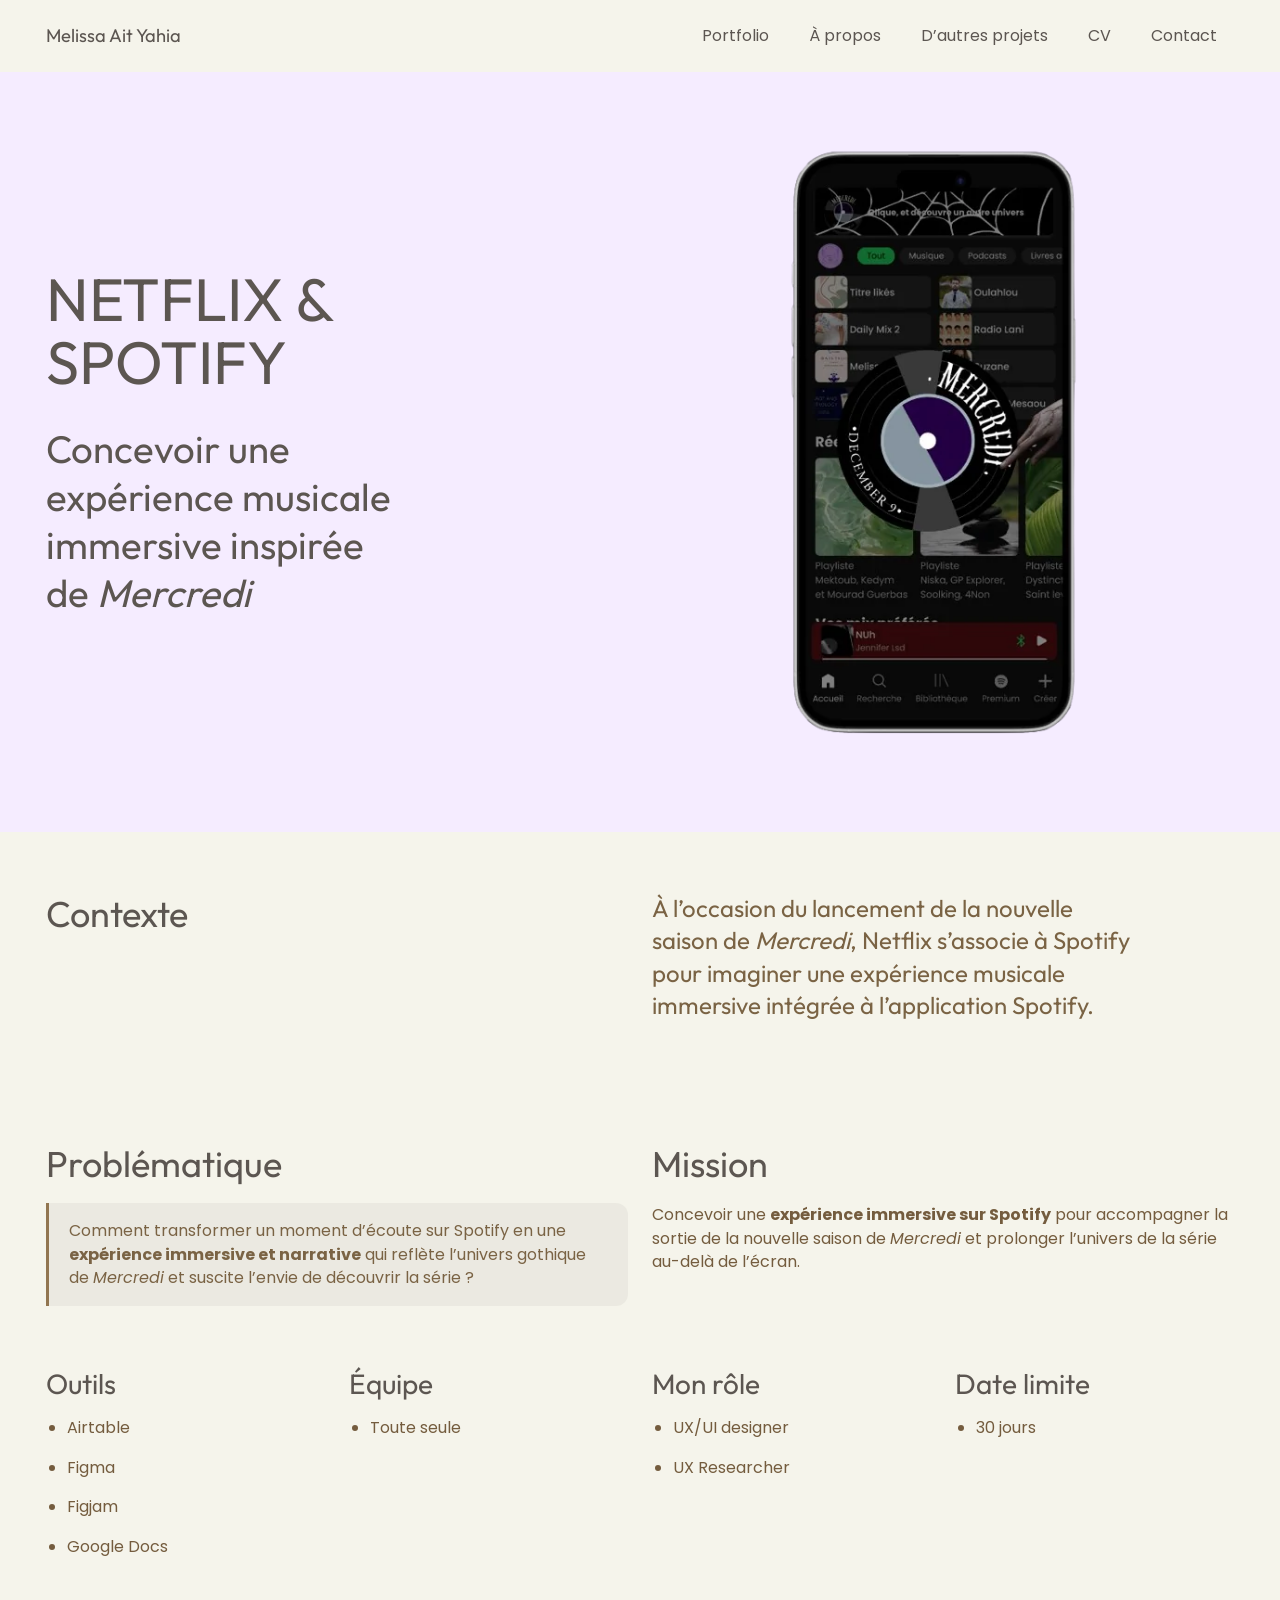
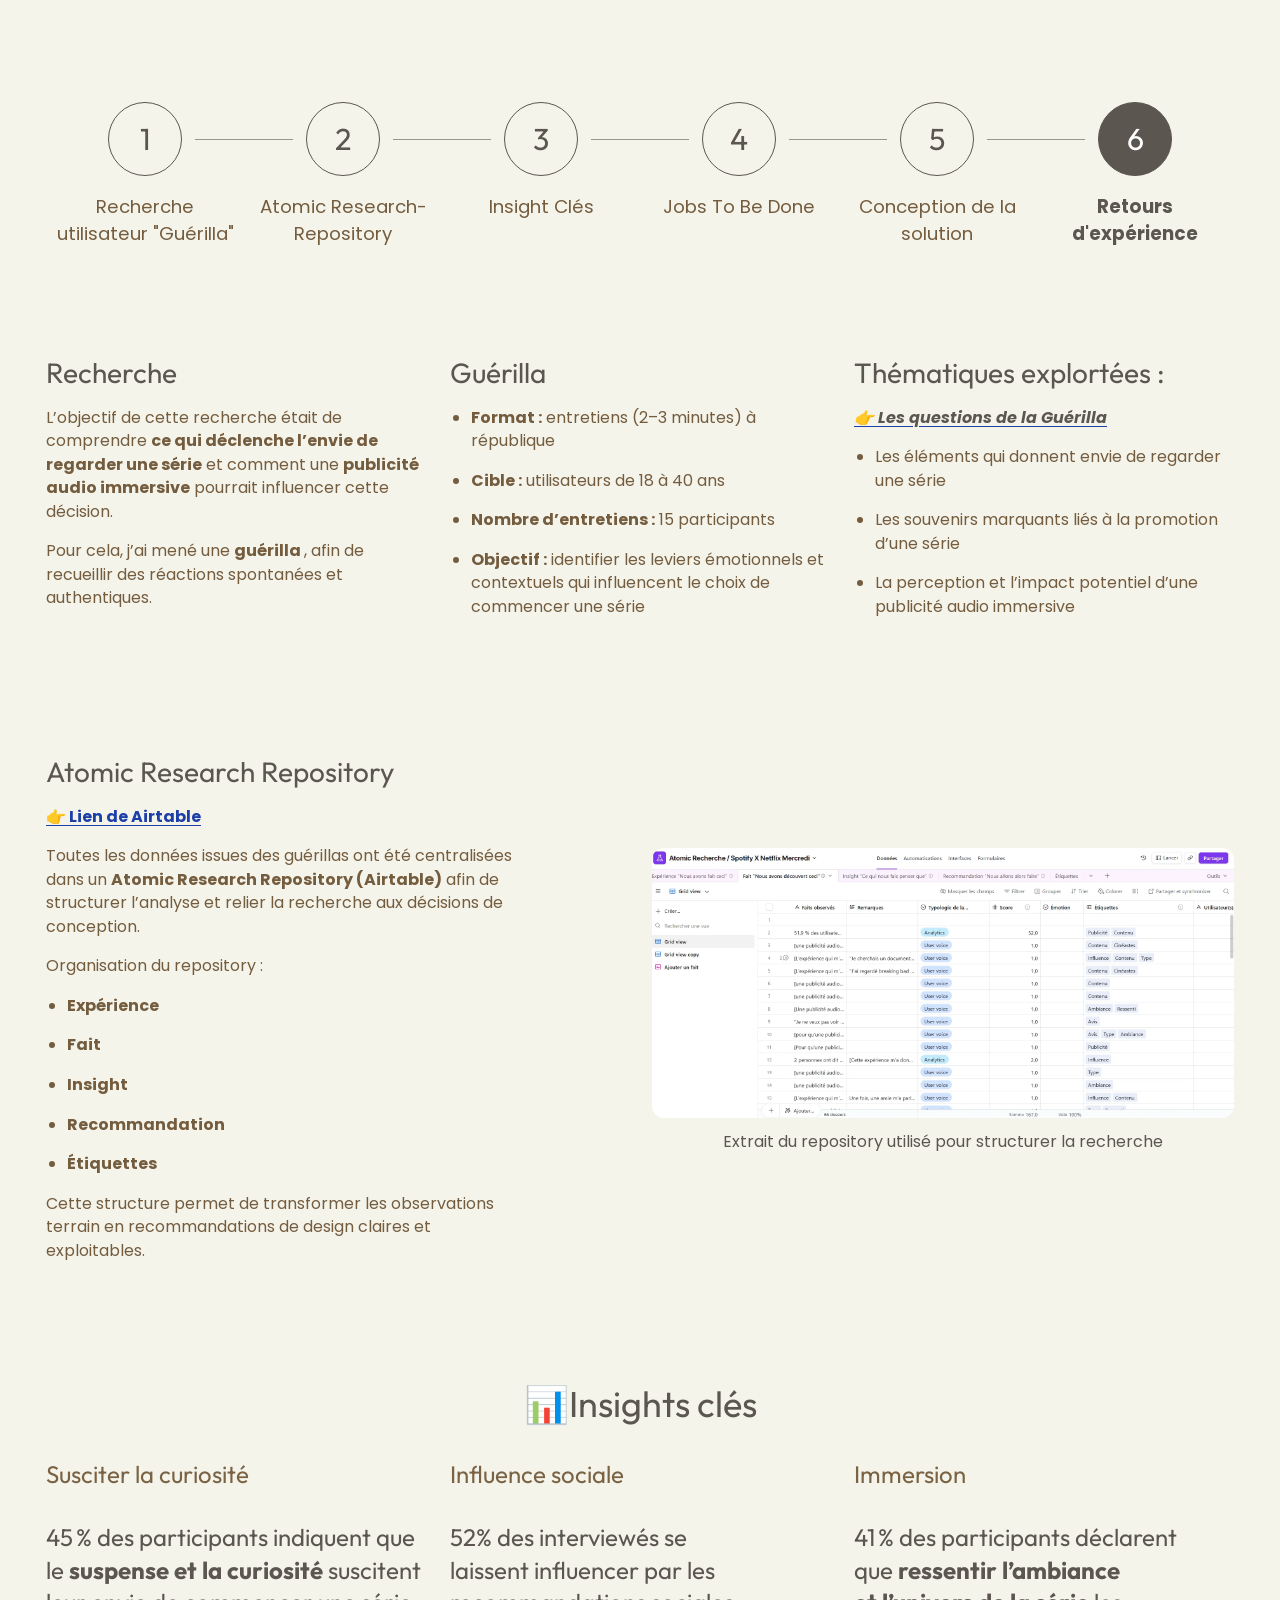
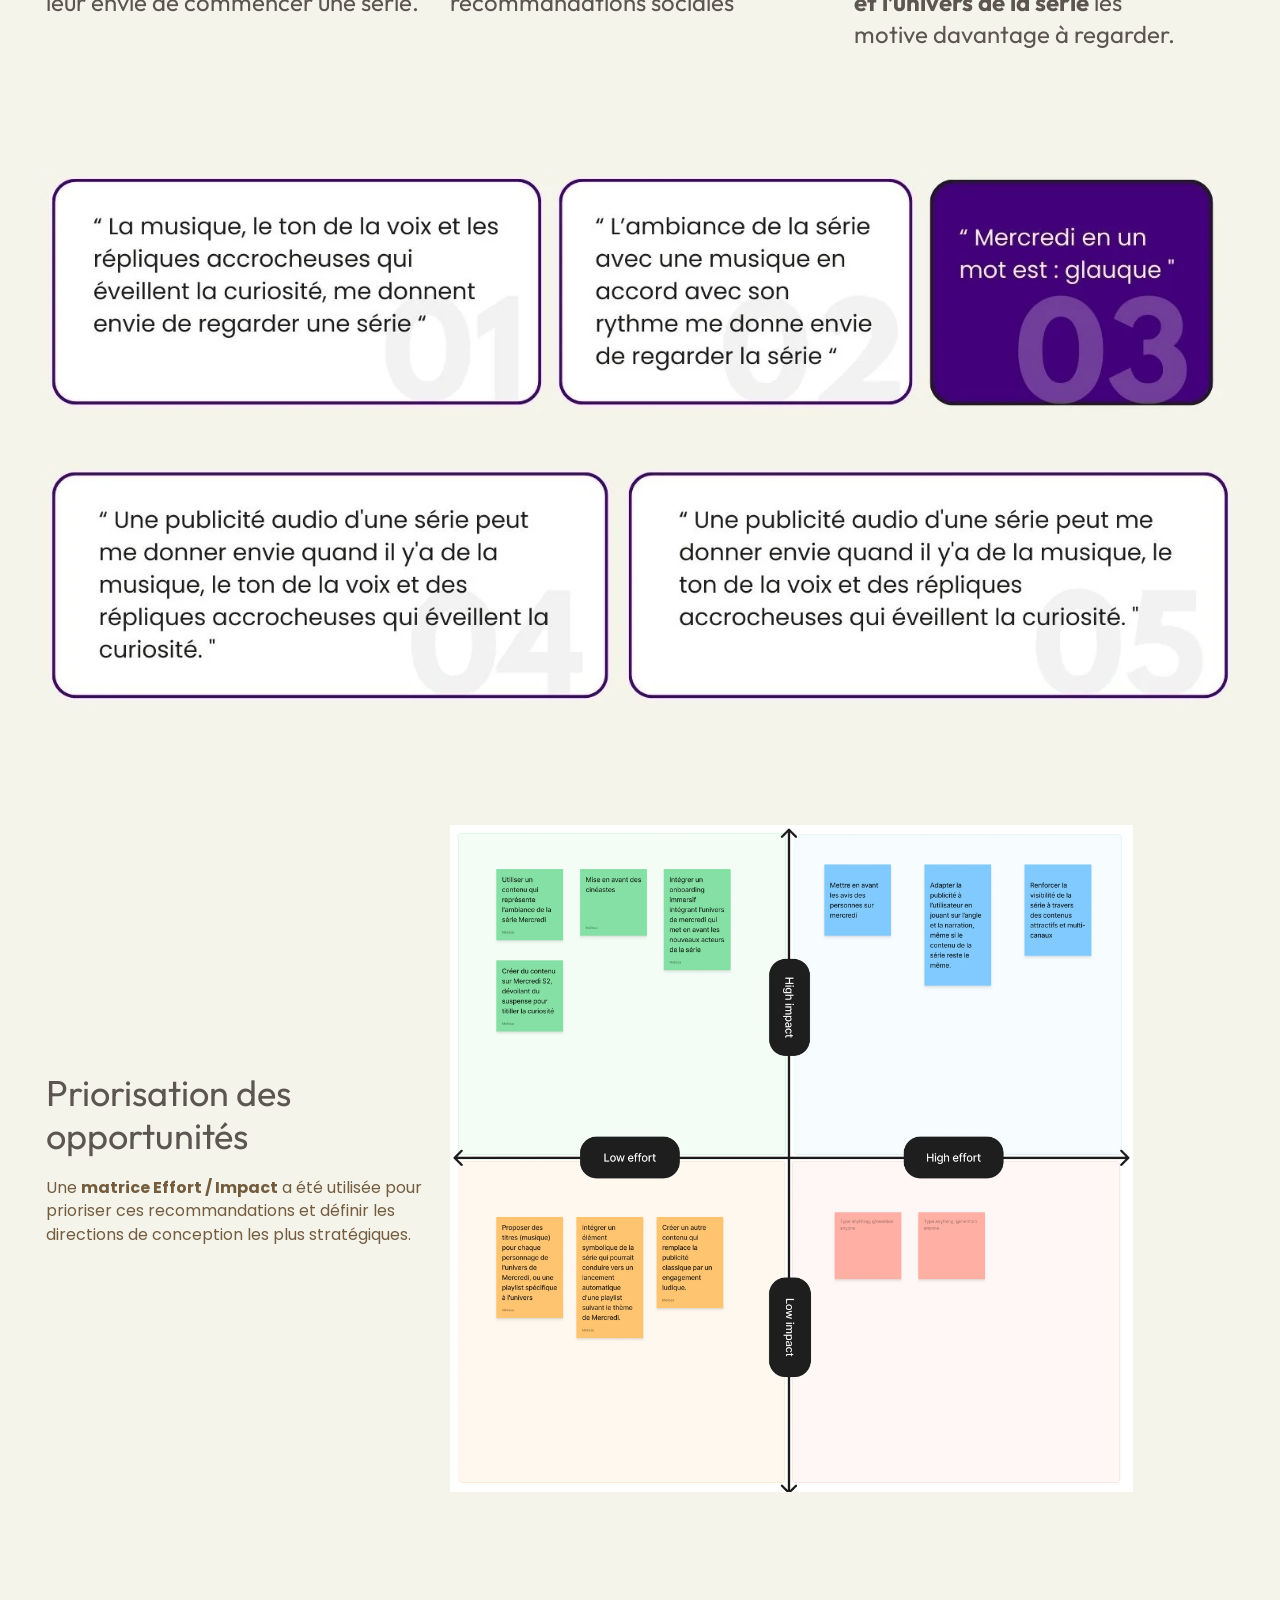
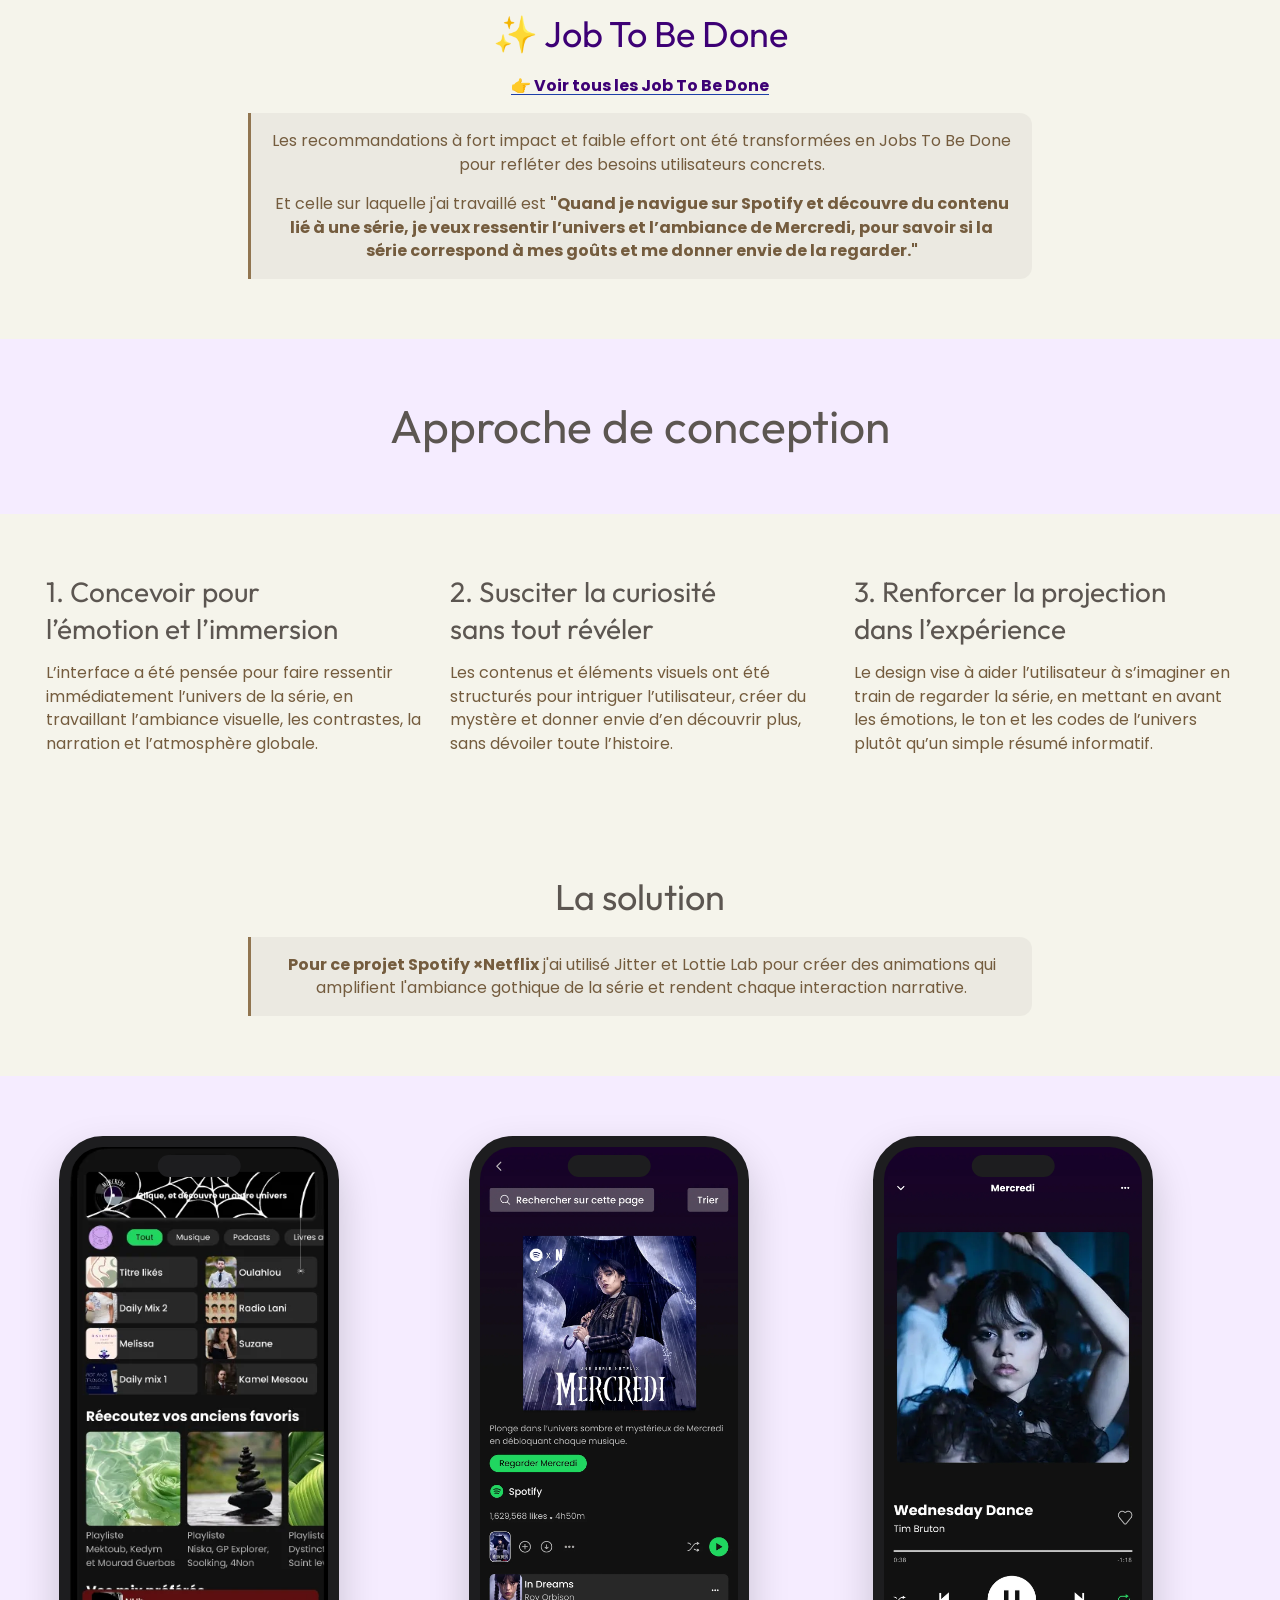
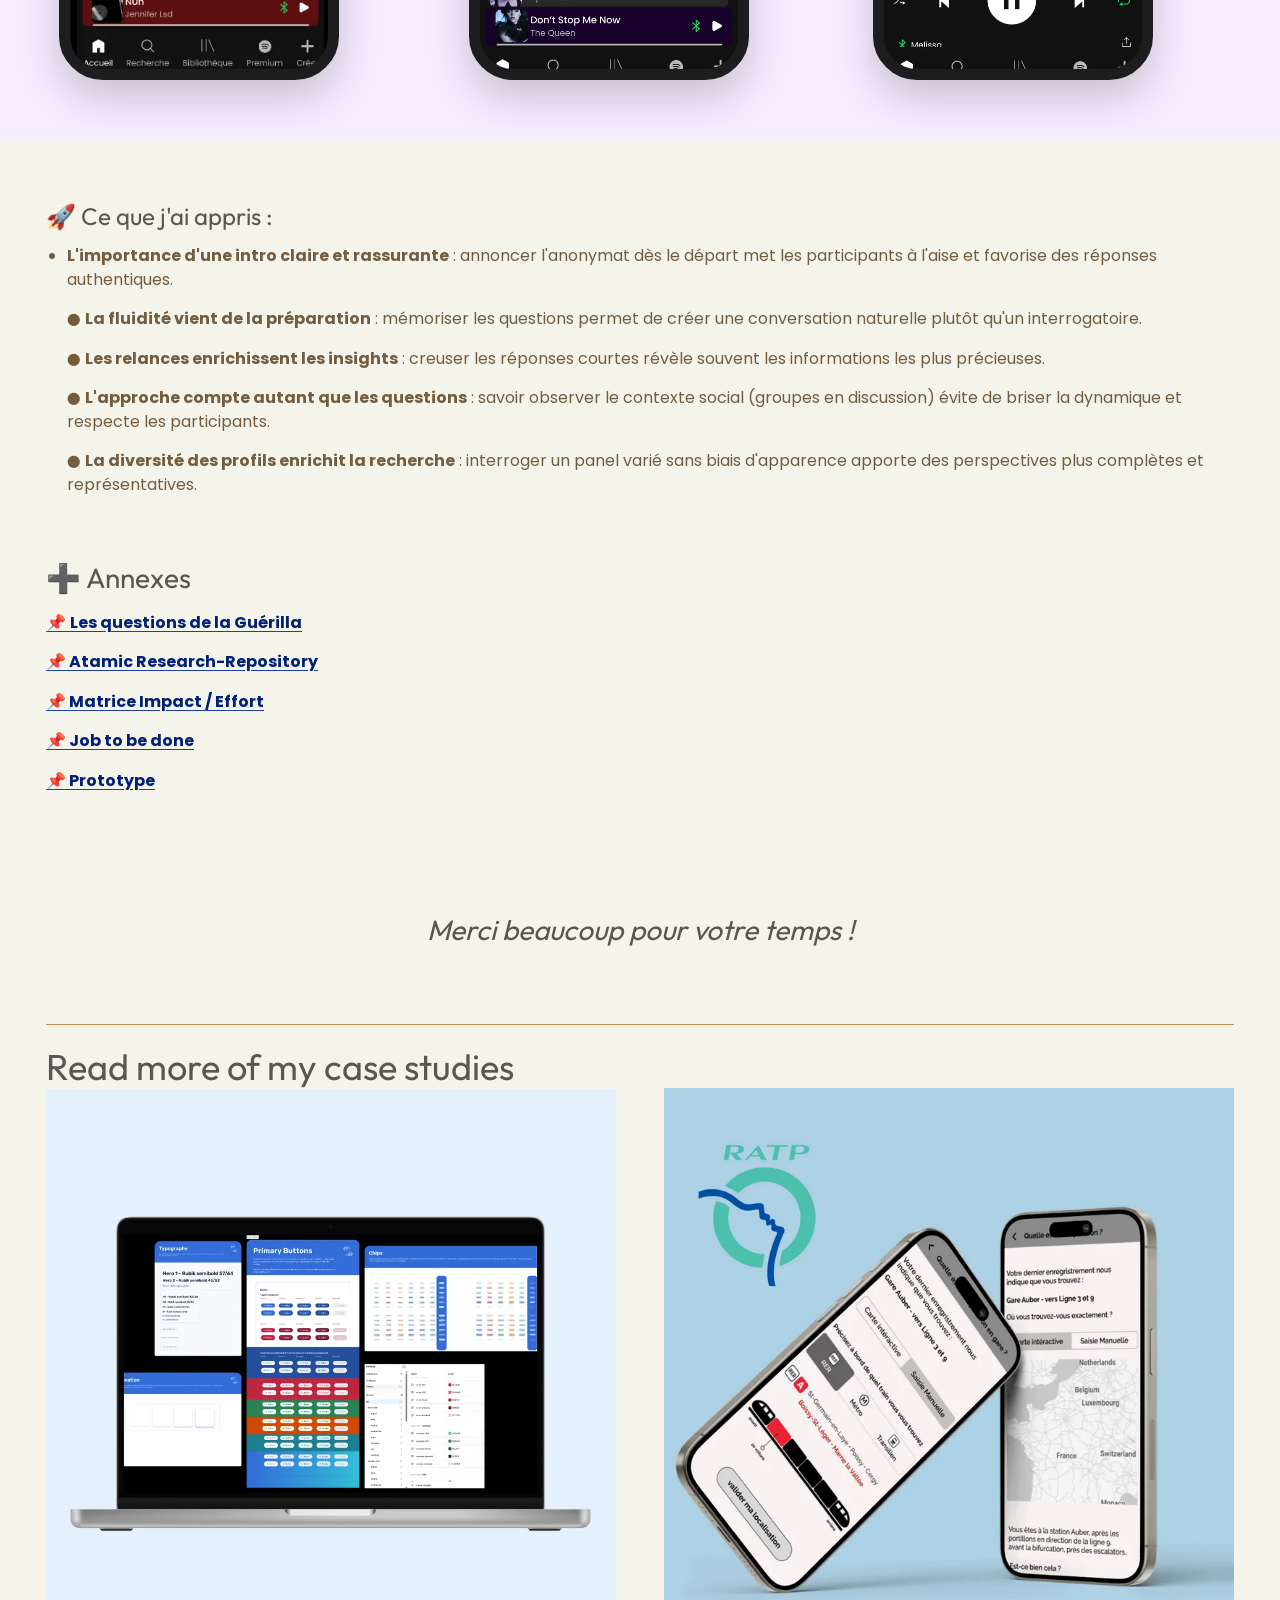
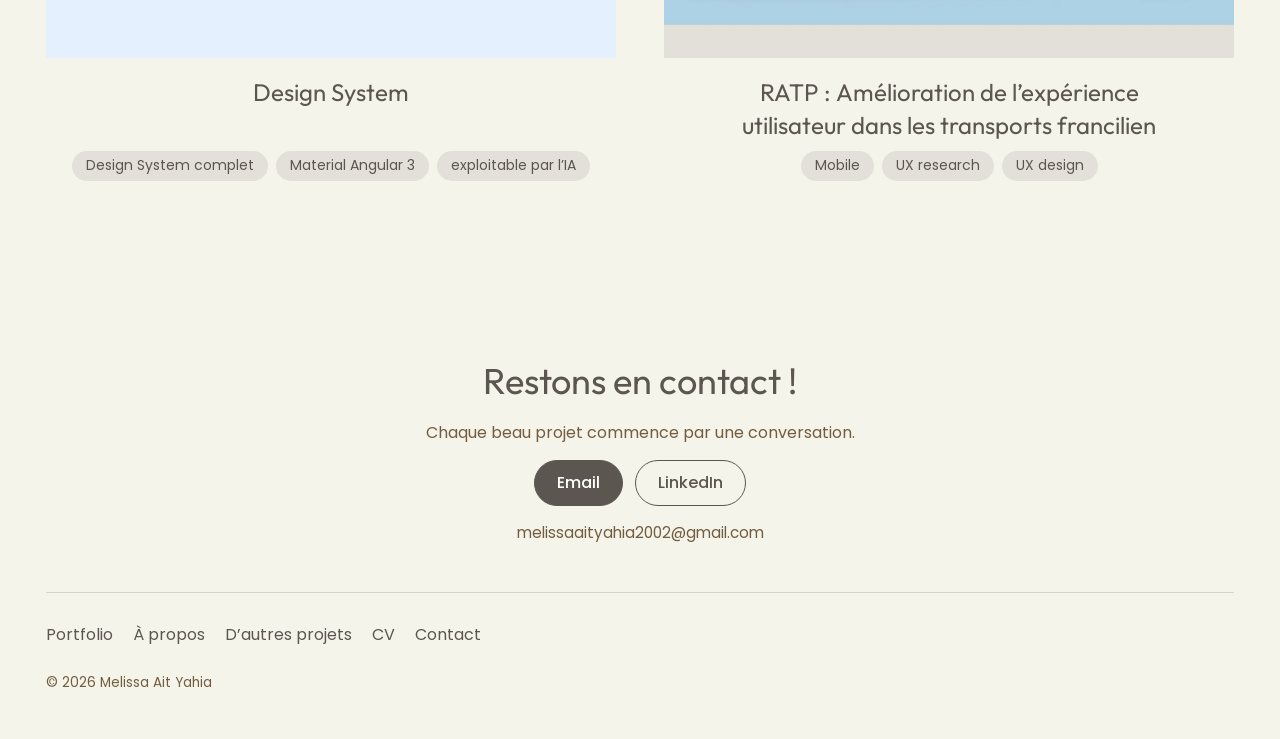
<file: spotify-netflix.html>
<!doctype html>
<html lang="fr">

<head>
    <meta charset="utf-8">
    <meta name="viewport" content="width=device-width, initial-scale=1">
    <title>NETFLIX &amp; SPOTIFY — Melissa Ait Yahia</title>
    <meta name="description" content="Concevoir une expérience musicale immersive inspirée de Mercredi">
    <meta property="og:title" content="NETFLIX &amp; SPOTIFY — Melissa Ait Yahia">
    <meta property="og:description" content="Concevoir une expérience musicale immersive inspirée de Mercredi">
    <link rel="icon" href="assets/favicon.svg" type="image/svg+xml">
    <link rel="preconnect" href="https://fonts.googleapis.com">
    <link rel="preconnect" href="https://fonts.gstatic.com" crossorigin>
    <link href="https://fonts.googleapis.com/css2?family=Outfit:wght@400;700&family=Poppins:ital,wght@0,400;0,700;1,400;1,700&family=Inter+Tight:wght@500&display=swap" rel="stylesheet">
    <link rel="stylesheet" href="assets/style.css">
</head>

<body>
    <a class="skip" href="#contenu">Aller au contenu</a>

    <div id="header-placeholder"></div>
    <main id="contenu">
        <section class="sec sec--mainheader" id="section-1" style="--pt:60px;--pb:60px;background:rgb(245,236,255)">
            <div class="wrap">
                <div class="hero">
                    <div class="hero-text">
                        <h1>NETFLIX & SPOTIFY</h1>
                        <div class="hero-sub">
                            <h2>Concevoir une expérience musicale immersive inspirée de <em>Mercredi</em></h2>
                        </div>
                    </div>
                    <div class="hero-media hero-media--shift"><img src="assets/img/spotify-netflix/iaQl8sewJOS9RCy7-4919.webp" width="362" height="690" alt="NETFLIX &amp; SPOTIFY" loading="eager" decoding="async"></div>
                </div>
            </div>
        </section>
        <section class="sec sec--columns" id="section-2" style="--pt:60px;--pb:60px">
            <div class="wrap">
                <div class="grid grid--12">
                    <div class="col" style="--cs:1;--ce:7;">
                        <div class="tc tc--left">
                            <h2><span style="color:#5C5651">Contexte</span></h2>
                        </div>
                    </div>
                    <div class="col" style="--cs:7;--ce:13;">
                        <div class="tc tc--left">
                            <h4><span style="color:#7A6344">À l’occasion du lancement de la nouvelle saison de <em>Mercredi</em>, Netflix s’associe à Spotify pour imaginer une expérience musicale immersive intégrée à l’application Spotify.</span></h4>
                        </div>
                    </div>
                </div>
            </div>
        </section>
        <section class="sec sec--columns" id="section-3" style="--pt:60px;--pb:0px">
            <div class="wrap">
                <div class="grid grid--12">
                    <div class="col" style="--cs:1;--ce:7;">
                        <div class="tc tc--left">
                            <h2><span style="color:#5C5651">Problématique</span></h2>
                            <blockquote>
                                <p><span style="color:#7A6344">Comment transformer un moment d’écoute sur Spotify en une <strong>expérience immersive et narrative</strong> qui reflète l’univers gothique de <em>Mercredi</em> et suscite l’envie de découvrir la série ?</span></p>
                            </blockquote>
                        </div>
                    </div>
                    <div class="col" style="--cs:7;--ce:13;">
                        <div class="tc tc--left">
                            <h2><span style="color:#5C5651">Mission</span></h2>
                            <p>Concevoir une <strong>expérience immersive sur Spotify</strong> pour accompagner la sortie de la nouvelle saison de <em>Mercredi</em> et prolonger l’univers de la série au-delà de l’écran.</p>
                        </div>
                    </div>
                </div>
            </div>
        </section>
        <section class="sec sec--columns" id="section-4" style="--pt:60px;--pb:60px">
            <div class="wrap">
                <div class="grid grid--12">
                    <div class="col" style="--cs:1;--ce:4;">
                        <div class="tc tc--left">
                            <h3><span style="color:#5C5651">Outils</span></h3>
                            <ul>
                                <li>
                                    <p>Airtable</p>
                                </li>
                                <li>
                                    <p>Figma</p>
                                </li>
                                <li>
                                    <p>Figjam</p>
                                </li>
                                <li>
                                    <p>Google Docs</p>
                                </li>
                            </ul>
                        </div>
                    </div>
                    <div class="col" style="--cs:4;--ce:7;">
                        <div class="tc tc--left">
                            <h3><span style="color:#5C5651">Équipe</span></h3>
                            <ul>
                                <li>
                                    <p>Toute seule</p>
                                </li>
                            </ul>
                        </div>
                    </div>
                    <div class="col" style="--cs:7;--ce:10;">
                        <div class="tc tc--left">
                            <h3><span style="color:#5C5651">Mon rôle</span></h3>
                            <ul>
                                <li>
                                    <p>UX/UI designer</p>
                                </li>
                                <li>
                                    <p>UX Researcher</p>
                                </li>
                            </ul>
                        </div>
                    </div>
                    <div class="col" style="--cs:10;--ce:13;">
                        <div class="tc tc--left">
                            <h3><span style="color:#5C5651">Date limite</span></h3>
                            <ul>
                                <li>
                                    <p>30 jours</p>
                                </li>
                            </ul>
                        </div>
                    </div>
                </div>
            </div>
        </section>
        <section class="sec sec--process" id="section-5" style="--pt:60px;--pb:40px">
            <div class="wrap">
                <nav class="process" aria-label="Étapes du projet">
                    <ol>
                        <li><a href="#section-6"><span class="num" aria-hidden="true">1</span><span class="step-name">Recherche utilisateur &quot;Guérilla&quot;</span></a></li>
                        <li><a href="#section-7"><span class="num" aria-hidden="true">2</span><span class="step-name">Atomic Research- Repository</span></a></li>
                        <li><a href="#section-8"><span class="num" aria-hidden="true">3</span><span class="step-name">Insight Clés</span></a></li>
                        <li><a href="#section-12"><span class="num" aria-hidden="true">4</span><span class="step-name">Jobs To Be Done</span></a></li>
                        <li><a href="#section-13"><span class="num" aria-hidden="true">5</span><span class="step-name">Conception de la solution</span></a></li>
                        <li><a href="#section-17"><span class="num" aria-hidden="true">6</span><span class="step-name">Retours d&#x27;expérience</span></a></li>
                    </ol>
                </nav>
            </div>
        </section>
        <section class="sec sec--columns" id="section-6" style="--pt:60px;--pb:60px">
            <div class="wrap">
                <div class="grid grid--12">
                    <div class="col" style="--cs:1;--ce:5;">
                        <div class="tc tc--left">
                            <h3>Recherche</h3>
                            <p>L’objectif de cette recherche était de comprendre <strong>ce qui déclenche l’envie de regarder une série</strong> et comment une <strong>publicité audio immersive</strong> pourrait influencer cette décision.</p>
                            <p>Pour cela, j’ai mené une <strong>guérilla </strong>, afin de recueillir des réactions spontanées et authentiques.</p>
                        </div>
                    </div>
                    <div class="col" style="--cs:5;--ce:9;">
                        <div class="tc tc--left">
                            <h3>Guérilla</h3>
                            <ul>
                                <li>
                                    <p><strong>Format :</strong> entretiens (2–3 minutes) à république</p>
                                </li>
                                <li>
                                    <p><strong>Cible :</strong> utilisateurs de 18 à 40 ans</p>
                                </li>
                                <li>
                                    <p><strong>Nombre d’entretiens :</strong> 15 participants</p>
                                </li>
                                <li>
                                    <p><strong>Objectif :</strong> identifier les leviers émotionnels et contextuels qui influencent le choix de commencer une série</p>
                                </li>
                            </ul>
                        </div>
                    </div>
                    <div class="col" style="--cs:9;--ce:13;">
                        <div class="tc tc--left">
                            <h3>Thématiques explortées :</h3>
                            <p><a href="https://forms.gle/8EG6PuXFvcRUzhBr9" rel="noopener" target="_blank"><span style="color:#0068D8"><strong><em>👉 </em></strong></span><span style="color:#5C5651"><strong><em>Les questions de la Guérilla</em></strong></span></a></p>
                            <ul>
                                <li>
                                    <p>Les éléments qui donnent envie de regarder une série</p>
                                </li>
                                <li>
                                    <p>Les souvenirs marquants liés à la promotion d’une série</p>
                                </li>
                                <li>
                                    <p>La perception et l’impact potentiel d’une publicité audio immersive</p>
                                </li>
                            </ul>
                        </div>
                    </div>
                </div>
            </div>
        </section>
        <section class="sec sec--general" id="section-7" style="--pt:60px;--pb:60px">
            <div class="wrap">
                <div class="grid grid--12">
                    <div class="col col--middle" style="--cs:1;--ce:6;">
                        <div class="tc tc--left">
                            <h3>Atomic Research Repository</h3>
                            <p><a href="https://airtable.com/invite/l?inviteId=invq8RZUJLQNevNbI&amp;inviteToken=163094ef4d50a1b73183ebcc630eb1b410ad000d32a385fc8aa0be35d49ab52b&amp;utm_medium=email&amp;utm_source=product_team&amp;utm_content=transactional-alerts"
                                    rel="noopener" target="_blank"><strong>👉 Lien de Airtable</strong></a></p>
                            <p>Toutes les données issues des guérillas ont été centralisées dans un <strong>Atomic Research Repository (Airtable)</strong> afin de structurer l’analyse et relier la recherche aux décisions de conception.</p>
                            <p>Organisation du repository :</p>
                            <ul>
                                <li>
                                    <p><strong>Expérience</strong></p>
                                </li>
                                <li>
                                    <p><strong>Fait</strong></p>
                                </li>
                                <li>
                                    <p><strong>Insight</strong></p>
                                </li>
                                <li>
                                    <p><strong>Recommandation</strong></p>
                                </li>
                                <li>
                                    <p><strong>Étiquettes</strong></p>
                                </li>
                            </ul>
                            <p>Cette structure permet de transformer les observations terrain en recommandations de design claires et exploitables.</p>
                        </div>
                    </div>
                    <div class="col col--middle" style="--cs:7;--ce:13;">
                        <figure class="media"><img src="assets/img/spotify-netflix/jsqz6P6mWvPNzdZZ-c97f.webp" srcset="assets/img/spotify-netflix/jsqz6P6mWvPNzdZZ-c97f-sm.webp 1000w, assets/img/spotify-netflix/jsqz6P6mWvPNzdZZ-c97f.webp 1832w" sizes="(min-width: 1240px) 1188px, 100vw"
                                width="1832" height="850" alt="Atomic Research Repository" loading="lazy" decoding="async" style="border-radius:12px">
                            <figcaption>
                                <p><span style="color:#5C5651">Extrait du repository utilisé pour structurer la recherche</span></p>
                            </figcaption>
                        </figure>
                    </div>
                </div>
            </div>
        </section>
        <section class="sec sec--general" id="section-8" style="--pt:60px;--pb:16px">
            <div class="wrap">
                <div class="grid grid--12">
                    <div class="col" style="--cs:3;--ce:11;">
                        <div class="tc tc--center">
                            <h2><span style="color:#5C5651">📊Insights clés</span></h2>
                        </div>
                    </div>
                </div>
            </div>
        </section>
        <section class="sec sec--columns" id="section-9" style="--pt:16px;--pb:60px">
            <div class="wrap">
                <div class="grid grid--12">
                    <div class="col" style="--cs:1;--ce:5;">
                        <div class="tc tc--left">
                            <h4><span style="color:#7A6344">Susciter la curiosité</span></h4>
                            <h4>45 % des participants indiquent que le <strong>suspense et la curiosité</strong> suscitent leur envie de commencer une série.<br/></h4>
                        </div>
                    </div>
                    <div class="col" style="--cs:5;--ce:9;">
                        <div class="tc tc--left">
                            <h4><span style="color:#7A6344">Influence sociale</span></h4>
                            <h4>52% des interviewés se laissent influencer par les recommandations sociales</h4>
                        </div>
                    </div>
                    <div class="col" style="--cs:9;--ce:13;">
                        <div class="tc tc--left">
                            <h4><span style="color:#7A6344">Immersion</span></h4>
                            <h4>41 % des participants déclarent que <strong>ressentir l’ambiance et l’univers de la série</strong> les motive davantage à regarder.</h4>
                        </div>
                    </div>
                </div>
            </div>
        </section>
        <section class="sec sec--general" id="section-10" style="--pt:60px;--pb:60px">
            <div class="wrap">
                <div class="grid grid--12">
                    <div class="col" style="--cs:1;--ce:13;">
                        <figure class="media"><img src="assets/img/spotify-netflix/yo8PyJJKRj26VEO0-2599.webp" srcset="assets/img/spotify-netflix/yo8PyJJKRj26VEO0-2599-sm.webp 1000w, assets/img/spotify-netflix/yo8PyJJKRj26VEO0-2599.webp 1502w" sizes="(min-width: 1240px) 1188px, 100vw"
                                width="1502" height="675" alt="41 % des participants déclarent que ressentir l’ambiance et l’univers de la série les moti" loading="lazy" decoding="async"></figure>
                    </div>
                </div>
            </div>
        </section>
        <section class="sec sec--general" id="section-11" style="--pt:60px;--pb:60px">
            <div class="wrap">
                <div class="grid grid--12">
                    <div class="col col--middle" style="--cs:1;--ce:5;">
                        <div class="tc tc--left">
                            <h2>Priorisation des opportunités</h2>
                            <p>Une <strong>matrice Effort / Impact</strong> a été utilisée pour prioriser ces recommandations et définir les directions de conception les plus stratégiques.</p>
                        </div>
                    </div>
                    <div class="col col--middle" style="--cs:5;--ce:12;">
                        <figure class="media"><img src="assets/img/spotify-netflix/hyhNNtQssaAsBzL7-748a.webp" srcset="assets/img/spotify-netflix/hyhNNtQssaAsBzL7-748a-sm.webp 1000w, assets/img/spotify-netflix/hyhNNtQssaAsBzL7-748a.webp 2400w" sizes="(min-width: 1240px) 1188px, 100vw"
                                width="2400" height="2346" alt="Priorisation des opportunités" loading="lazy" decoding="async"></figure>
                    </div>
                </div>
            </div>
        </section>
        <section class="sec sec--general" id="section-12" style="--pt:60px;--pb:60px">
            <div class="wrap">
                <div class="grid grid--12">
                    <div class="col" style="--cs:3;--ce:11;">
                        <div class="tc tc--center">
                            <h2><span style="color:#002175">✨ </span><span style="color:#3D0075">Job To Be Done</span></h2>
                            <p><a href="https://www.figma.com/board/VqAAii2kaPzkIjA1eG0qxL/Netflix---Spotify?node-id=0-1&amp;t=kk7WWe7Yn5iycWsc-1" rel="noopener" target="_blank"><span style="color:#3D0075"><strong>👉 Voir tous les Job To Be Done</strong></span></a></p>
                            <blockquote>
                                <p>Les recommandations à fort impact et faible effort ont été transformées en Jobs To Be Done pour refléter des besoins utilisateurs concrets.</p>
                                <p>Et celle sur laquelle j'ai travaillé est <strong>"Quand je navigue sur Spotify et découvre du contenu lié à une série, je veux ressentir l’univers et l’ambiance de Mercredi, pour savoir si la série correspond à mes goûts et me donner envie de la regarder."</strong></p>
                            </blockquote>
                        </div>
                    </div>
                </div>
            </div>
        </section>
        <section class="sec sec--header" id="section-13" style="--pt:60px;--pb:60px;background:rgb(245,236,255)">
            <div class="wrap">
                <div class="grid grid--12">
                    <div class="col" style="--cs:1;--ce:13;">
                        <div class="tc tc--center">
                            <h1>Approche de conception</h1>
                        </div>
                    </div>
                </div>
            </div>
        </section>
        <section class="sec sec--columns" id="section-14" style="--pt:60px;--pb:60px">
            <div class="wrap">
                <div class="grid grid--12">
                    <div class="col" style="--cs:1;--ce:5;">
                        <div class="tc tc--left">
                            <h3>1. Concevoir pour l’émotion et l’immersion</h3>
                            <p>L’interface a été pensée pour faire ressentir immédiatement l’univers de la série, en travaillant l’ambiance visuelle, les contrastes, la narration et l’atmosphère globale.</p>
                        </div>
                    </div>
                    <div class="col" style="--cs:5;--ce:9;">
                        <div class="tc tc--left">
                            <h3>2. Susciter la curiosité sans tout révéler</h3>
                            <p>Les contenus et éléments visuels ont été structurés pour intriguer l’utilisateur, créer du mystère et donner envie d’en découvrir plus, sans dévoiler toute l’histoire.</p>
                        </div>
                    </div>
                    <div class="col" style="--cs:9;--ce:13;">
                        <div class="tc tc--left">
                            <h3>3. Renforcer la projection dans l’expérience</h3>
                            <p>Le design vise à aider l’utilisateur à s’imaginer en train de regarder la série, en mettant en avant les émotions, le ton et les codes de l’univers plutôt qu’un simple résumé informatif.</p>
                        </div>
                    </div>
                </div>
            </div>
        </section>
        <section class="sec sec--general" id="section-15" style="--pt:60px;--pb:60px">
            <div class="wrap">
                <div class="grid grid--12">
                    <div class="col" style="--cs:3;--ce:11;">
                        <div class="tc tc--center">
                            <h2><span style="color:#5C5651">La solution</span></h2>
                            <blockquote>
                                <p><strong>Pour ce projet Spotify ×Netflix</strong> j'ai utilisé Jitter et Lottie Lab pour créer des animations qui amplifient l'ambiance gothique de la série et rendent chaque interaction narrative.</p>
                            </blockquote>
                        </div>
                    </div>
                </div>
            </div>
        </section>
        <section class="sec sec--gallery" id="section-16" style="--pt:60px;--pb:60px;background:rgb(245,236,255)">
            <div class="wrap">
                <ul class="gallery gallery--mobile" style="--n:3">
                    <li>
                        <div class="phone">
                            <div class="phone-screen" tabindex="0" role="group" aria-label="Écran défilant"><img src="assets/img/spotify-netflix/jzCrQ0H0MrzDhfHK-7352.webp" width="332" height="692" alt="La solution — image 1" loading="lazy" decoding="async"></div>
                        </div>
                    </li>
                    <li>
                        <div class="phone">
                            <div class="phone-screen" tabindex="0" role="group" aria-label="Écran défilant"><img src="assets/img/spotify-netflix/nkoM4dFvxwa5gK6D-edea.webp" srcset="assets/img/spotify-netflix/nkoM4dFvxwa5gK6D-edea-sm.webp 1000w, assets/img/spotify-netflix/nkoM4dFvxwa5gK6D-edea.webp 1290w" sizes="320px" width="1290"
                                    height="2796" alt="La solution — image 2" loading="lazy" decoding="async"></div>
                        </div>
                    </li>
                    <li>
                        <div class="phone">
                            <div class="phone-screen" tabindex="0" role="group" aria-label="Écran défilant"><img src="assets/img/spotify-netflix/UyGfvFdzxK5XhFjF-f673.webp" srcset="assets/img/spotify-netflix/UyGfvFdzxK5XhFjF-f673-sm.webp 1000w, assets/img/spotify-netflix/UyGfvFdzxK5XhFjF-f673.webp 1290w" sizes="320px" width="1290"
                                    height="2796" alt="La solution — image 3" loading="lazy" decoding="async"></div>
                        </div>
                    </li>
                </ul>
            </div>
        </section>
        <section class="sec sec--columns" id="section-17" style="--pt:60px;--pb:24px">
            <div class="wrap">
                <div class="grid grid--12">
                    <div class="col" style="--cs:1;--ce:13;">
                        <div class="tc tc--left">
                            <h4><span style="color:#5C5651">🚀 Ce que j'ai appris :</span></h4>
                            <ul>
                                <li>
                                    <p> <strong>L'importance d'une intro claire et rassurante</strong> : annoncer l'anonymat dès le départ met les participants à l'aise et favorise des réponses authentiques.</p>
                                    <p>● <strong>La fluidité vient de la préparation</strong> : mémoriser les questions permet de créer une conversation naturelle plutôt qu'un interrogatoire.</p>
                                    <p>● <strong>Les relances enrichissent les insights</strong> : creuser les réponses courtes révèle souvent les informations les plus précieuses.</p>
                                    <p>● <strong>L'approche compte autant que les questions</strong> : savoir observer le contexte social (groupes en discussion) évite de briser la dynamique et respecte les participants.</p>
                                    <p>● <strong>La diversité des profils enrichit la recherche</strong> : interroger un panel varié sans biais d'apparence apporte des perspectives plus complètes et représentatives.</p>
                                </li>
                            </ul>
                        </div>
                    </div>
                </div>
            </div>
        </section>
        <section class="sec sec--general" id="section-18" style="--pt:24px;--pb:60px">
            <div class="wrap">
                <div class="grid grid--12">
                    <div class="col" style="--cs:1;--ce:9;">
                        <div class="tc tc--left">
                            <h3>➕ Annexes</h3>
                            <p><a href="https://docs.google.com/document/d/18H2r96k4UKyxh_Eblut3F-kgHlFXocPCQkIZDaUs32E/edit?tab=t.hisimg2bne7o" rel="noopener" target="_blank">📌 <span style="color:#002175"><strong>Les questions de la Guérilla</strong></span></a></p>
                            <p><a href="https://docs.google.com/document/d/18H2r96k4UKyxh_Eblut3F-kgHlFXocPCQkIZDaUs32E/edit?tab=t.fywbazc74pwr" rel="noopener" target="_blank"><span style="color:#002175"><strong>📌 Atamic Research-Repository</strong></span></a></p>
                            <p><a href="https://www.figma.com/board/VqAAii2kaPzkIjA1eG0qxL/Netflix---Spotify?node-id=0-1&amp;t=kk7WWe7Yn5iycWsc-1" rel="noopener" target="_blank"><span style="color:#002175"><strong>📌 Matrice Impact / Effort</strong></span></a></p>
                            <p><a href="https://www.figma.com/board/VqAAii2kaPzkIjA1eG0qxL/Netflix---Spotify?node-id=0-1&amp;t=kk7WWe7Yn5iycWsc-1" rel="noopener" target="_blank"><span style="color:#002175"><strong>📌 Job to be done</strong></span></a></p>
                            <p><a href="https://www.figma.com/proto/wg8LaaJVu2rQrRVYOInxtR/Spotify-Netflix---Melissa-Ait-yahia?node-id=52-111&amp;t=s4dLR0D0dgZEFdy3-1&amp;scaling=scale-down&amp;content-scaling=fixed&amp;page-id=14%3A18&amp;starting-point-node-id=64%3A3733&amp;show-proto-sidebar=1"
                                    rel="noopener" target="_blank"><span style="color:#002175"><strong>📌 Prototype</strong></span></a></p>
                        </div>
                    </div>
                </div>
            </div>
        </section>
        <section class="sec sec--general" id="section-19" style="--pt:60px;--pb:60px">
            <div class="wrap">
                <div class="grid grid--12">
                    <div class="col" style="--cs:3;--ce:11;">
                        <div class="tc tc--center">
                            <h3><em>Merci beaucoup pour votre temps !</em></h3>
                        </div>
                    </div>
                </div>
            </div>
        </section>
        <section class="sec sec--more" style="--pt:60px;--pb:60px">
            <div class="wrap">
                <div class="divider">
                    <hr>
                    <h2 class="divider-title">Read more of my case studies</h2>
                </div>
                <ul class="projects projects--more">
                    <li class="project">
                        <a href="design-system.html">
                            <div class="project-thumb" style="background:#E5F0FF"><img src="assets/img/thumbs/design-system.webp" srcset="assets/img/thumbs/design-system-sm.webp 1000w, assets/img/thumbs/design-system.webp 1140w" sizes="(min-width: 900px) 570px, 100vw" width="1140" height="1142" alt="Aperçu du projet Design System"
                                    loading="lazy" decoding="async"></div>
                            <h3 class="project-title"><span>Design System</span></h3>
                            <ul class="chips" aria-label="Mots-clés">
                                <li>Design System complet</li>
                                <li>Material Angular 3</li>
                                <li>exploitable par l’IA</li>
                            </ul>
                        </a>
                    </li>
                    <li class="project">
                        <a href="ratp.html">
                            <div class="project-thumb" style="background:#E2E0D8"><img src="assets/img/thumbs/H76UIPavaiodb3ma-9eb3.webp" srcset="assets/img/thumbs/H76UIPavaiodb3ma-9eb3-sm.webp 1000w, assets/img/thumbs/H76UIPavaiodb3ma-9eb3.webp 1524w" sizes="(min-width: 900px) 570px, 100vw" width="1524"
                                    height="1201" alt="Aperçu du projet RATP : Amélioration de l’expérience utilisateur dans les transports francilien" loading="lazy" decoding="async"></div>
                            <h3 class="project-title"><span>RATP : Amélioration de l’expérience utilisateur dans les transports francilien</span></h3>
                            <ul class="chips" aria-label="Mots-clés">
                                <li>Mobile</li>
                                <li>UX research</li>
                                <li>UX design</li>
                            </ul>
                        </a>
                    </li>
                </ul>
            </div>
        </section>
    </main>
    <div id="footer-placeholder"></div>

    <a class="to-top" href="#contenu" aria-label="Revenir en haut de la page" hidden><svg viewBox="0 0 24 24" width="22" height="22" aria-hidden="true"><path d="M12 19V5M5 12l7-7 7 7" fill="none" stroke="currentColor" stroke-width="2" stroke-linecap="round" stroke-linejoin="round"/></svg></a>
    <script src="assets/site.js" defer></script>
    <script src="assets/header-footer.js" defer></script>

</body>

</html>
</file>
<file: assets/style.css>
/* ==========================================================
   Portfolio — Melissa Ait Yahia
   Reprend le thème UX Folio : palette, polices Outfit / Poppins,
   grille 12 colonnes. Couleurs modifiables dans :root.
   ========================================================== */

:root {
  --p1: #5c5651;
  /* titres */
  --p2: #917550;
  /* accent doré (grands textes, décor) */
  --p3: #b58d56;
  --p4: #e2e0d8;
  /* cartes */
  --p5: #f5f4eb;
  /* fond */
  --body: #745c3e;
  /* texte courant : #917550 assombri pour un contraste AA (5,4:1) */
  --bg: var(--p5);
  --line: #d6d2c4;
  --focus: #2b2724;
  --font-title: "Outfit", system-ui, sans-serif;
  --font-body: "Poppins", system-ui, sans-serif;
  --wrap: 1188px;
  --gap: 24px;
  color-scheme: light;
}

*,
*::before,
*::after {
  box-sizing: border-box;
}

html {
  scroll-behavior: smooth;
  -webkit-text-size-adjust: 100%;
  scroll-padding-top: 90px;
}

@media (prefers-reduced-motion: reduce) {
  html {
    scroll-behavior: auto;
  }
  *,
  *::before,
  *::after {
    animation: none !important;
    transition: none !important;
  }
}

body {
  margin: 0;
  background: var(--bg);
  color: var(--body);
  font-family: var(--font-body);
  font-size: 16px;
  line-height: 1.47;
}

img {
  max-width: 100%;
  height: auto;
  display: block;
}

a {
  color: inherit;
  text-underline-offset: 3px;
}

a:focus-visible,
button:focus-visible,
[tabindex]:focus-visible {
  outline: 3px solid var(--focus);
  outline-offset: 3px;
  border-radius: 6px;
}

h1,
h2,
h3,
h4,
h5 {
  font-family: var(--font-title);
  font-weight: 400;
  color: var(--p1);
  margin: 0 0 0.5em;
  text-wrap: balance;
}

h1 {
  font-size: clamp(2.3rem, 5vw, 3.75rem);
  line-height: 1.06;
}

h2 {
  font-size: clamp(1.75rem, 3vw, 2.25rem);
  line-height: 1.21;
}

h3 {
  font-size: clamp(1.4rem, 2.4vw, 1.75rem);
  line-height: 1.3;
}

h4 {
  font-size: 1.5rem;
  line-height: 1.35;
}

p {
  margin: 0 0 1em;
}

ul,
ol {
  margin: 0 0 1em;
  padding-left: 1.3em;
}

li {
  margin-bottom: 0.35em;
}

strong {
  font-weight: 700;
}

code {
  background: var(--p4);
  padding: 0.1em 0.4em;
  border-radius: 6px;
  font-size: 0.9em;
}

blockquote {
  margin: 0 0 1em;
  padding: 16px 20px;
  border-left: 3px solid var(--p2);
  background: rgba(226, 224, 216, 0.5);
  border-radius: 0 12px 12px 0;
}

blockquote p:last-child {
  margin: 0;
}

.sr-only {
  position: absolute;
  width: 1px;
  height: 1px;
  overflow: hidden;
  clip: rect(0 0 0 0);
  white-space: nowrap;
}

.skip {
  position: absolute;
  left: 16px;
  top: -60px;
  z-index: 100;
  background: var(--p1);
  color: #fff;
  padding: 10px 16px;
  border-radius: 8px;
}

.skip:focus {
  top: 12px;
}

.wrap {
  width: min(var(--wrap), 100% - 32px);
  margin-inline: auto;
}

/* ---------- En-tête ---------- */

.site-header {
  position: sticky;
  top: 0;
  z-index: 50;
  background: rgba(245, 244, 235, 0.94);
  backdrop-filter: blur(8px);
}

.header-inner {
  display: flex;
  align-items: center;
  justify-content: space-between;
  min-height: 72px;
  gap: 16px;
}

.brand {
  font-family: var(--font-title);
  font-size: 1.15rem;
  color: var(--p1);
  text-decoration: none;
}

.menu {
  list-style: none;
  display: flex;
  gap: 6px;
  margin: 0;
  padding: 0;
}

.menu li {
  margin: 0;
}

.pill {
  display: inline-flex;
  align-items: center;
  min-height: 40px;
  padding: 8px 16px;
  border-radius: 999px;
  color: var(--p1);
  text-decoration: none;
  border: 1px solid transparent;
}

.pill:hover,
.pill[aria-current="page"] {
  border-color: var(--p1);
}

.menu-toggle {
  display: none;
  width: 44px;
  height: 44px;
  border: 0;
  background: transparent;
  cursor: pointer;
  border-radius: 8px;
}

.bars,
.bars::before,
.bars::after {
  display: block;
  width: 22px;
  height: 2px;
  background: var(--p1);
  margin: auto;
  position: relative;
  content: "";
}

.bars::before {
  position: absolute;
  top: -7px;
}

.bars::after {
  position: absolute;
  top: 7px;
}

@media (max-width: 820px) {
  .menu-toggle {
    display: block;
  }
  .menu {
    display: none;
    position: absolute;
    left: 0;
    right: 0;
    top: 72px;
    flex-direction: column;
    background: var(--bg);
    padding: 8px 16px 16px;
    border-bottom: 1px solid var(--line);
  }
  .menu.open {
    display: flex;
  }
  .pill {
    width: 100%;
  }
}

/* ---------- Sections et grille ---------- */

.sec {
  padding-top: var(--pt, 60px);
  padding-bottom: var(--pb, 60px);
}

.grid {
  display: grid;
  gap: 32px var(--gap);
  align-items: start;
}

.grid--12 {
  grid-template-columns: repeat(12, minmax(0, 1fr));
}

.grid--12 > .col {
  grid-column: var(--cs, 1) / var(--ce, 13);
  grid-row: var(--rs, auto);
  min-width: 0;
}

.grid--eq {
  grid-template-columns: repeat(var(--n), minmax(0, 1fr));
}

.col {
  min-width: 0;
}

.col--middle {
  align-self: center;
}

.col--stack .media {
  margin-top: 24px;
  max-width: 760px;
}

.tc > h2:not(:first-child),
.tc > h3:not(:first-child),
.tc > h4:not(:first-child) {
  margin-top: 1.3em;
}

@media (max-width: 820px) {
  .grid--12 > .col {
    grid-column: 1 / -1;
    grid-row: auto;
  }
  .grid--eq {
    grid-template-columns: 1fr;
  }
}

.tc--center {
  text-align: center;
}

.tc--right {
  text-align: right;
}

.tc--center ul,
.tc--center ol {
  display: inline-block;
  text-align: left;
}

.tc > *:last-child {
  margin-bottom: 0;
}

.tc + .tc,
.tc + .media,
.media + .tc {
  margin-top: 16px;
}

.tc a {
  color: #1d3fa8;
  font-weight: 500;
}

.card {
  padding: 28px;
  height: 100%;
}

.media {
  margin: 0;
}

.media img {
  margin-inline: auto;
}

.media figcaption {
  margin-top: 12px;
  text-align: center;
}

.video {
  position: relative;
  aspect-ratio: 16 / 9;
  border-radius: 12px;
  overflow: hidden;
  background: #000;
  max-width: 100%;
}

.video iframe {
  position: absolute;
  inset: 0;
  width: 100%;
  height: 100%;
  border: 0;
}

.btn {
  display: inline-flex;
  align-items: center;
  min-height: 44px;
  padding: 10px 22px;
  border-radius: 999px;
  background: var(--p1);
  color: #fff;
  text-decoration: none;
  border: 1.5px solid var(--p1);
  font-weight: 500;
}

.btn--ghost {
  background: transparent;
  color: var(--p1);
}

.actions {
  display: flex;
  flex-wrap: wrap;
  gap: 12px;
  justify-content: center;
}

.sec--gallery + .sec {
  padding-top: max(var(--pt), 48px);
}

.video-link {
  margin-top: 10px;
  text-align: center;
}

/* ---------- En-tête d'étude de cas ---------- */

.hero {
  display: grid;
  grid-template-columns: 4fr 8fr;
  gap: 48px;
  align-items: center;
  min-height: 460px;
}

.hero-media img {
  width: 100%;
  max-height: 640px;
  object-fit: contain;
  margin-inline: auto;
}

.hero-sub a {
  display: inline-block;
  margin-top: 10px;
  color: var(--p1);
}

.hero-sub,
.hero-sub p {
  font-size: 1.25rem;
  color: var(--body);
}

.hero-sub h2 {
  font-size: clamp(1.5rem, 3vw, 2.6rem);
  line-height: 1.25;
}

.sec--header h1 {
  font-size: clamp(2rem, 3.6vw, 3rem);
  line-height: 1.2;
}

.sec--dark {
  color: #f5f4eb;
}

.sec--dark h1,
.sec--dark h2,
.sec--dark h3,
.sec--dark h4,
.sec--dark .hero-sub,
.sec--dark .hero-sub p {
  color: #ffffff;
}

.sec--dark .tc a {
  color: #ffffff;
}

.hero-media img {
  border-radius: 12px;
}

@media (max-width: 820px) {
  .hero {
    grid-template-columns: 1fr;
    gap: 24px;
  }
}

/* ---------- Accueil ---------- */

.sec--hero p {
  font-size: 1.25rem;
  line-height: 1.41;
  color: var(--p1);
}

.sec--hero h1 {
  margin-bottom: 0.45em;
}

.sec--hero {
  background: radial-gradient(
    ellipse 520px 380px at 50% 45%,
    rgba(214, 186, 140, 0.35),
    transparent 70%
  );
}

.sec--hero .media img {
  height: 340px;
  width: 100%;
  max-width: 280px;
  object-fit: cover;
  object-position: center top;
  border-radius: 999px 999px 0 0;
}

.social {
  margin-top: 12px;
}

.social .li-icon {
  width: 44px;
  height: 44px;
  margin-left: -12px;
}

.marquee {
  display: flex;
  overflow: hidden;
  gap: 0;
  -webkit-mask-image: linear-gradient(
    90deg,
    transparent,
    #000 10%,
    #000 90%,
    transparent
  );
  mask-image: linear-gradient(
    90deg,
    transparent,
    #000 10%,
    #000 90%,
    transparent
  );
}

.marquee-track {
  list-style: none;
  display: flex;
  flex: none;
  gap: 0;
  margin: 0;
  padding: 0;
  animation: marquee 40s linear infinite;
}

.marquee:hover .marquee-track {
  animation-play-state: paused;
}

.marquee-track li {
  margin: 0;
  padding: 0 28px;
  font-family: "Inter Tight", var(--font-title);
  font-weight: 500;
  font-size: 1.3rem;
  color: var(--p1);
  white-space: nowrap;
  display: flex;
  align-items: center;
  gap: 28px;
}

.marquee-track li::after {
  content: "✳";
  color: var(--p2);
  padding-left: 28px;
}

@keyframes marquee {
  to {
    transform: translateX(-100%);
  }
}

@media (prefers-reduced-motion: reduce) {
  .marquee {
    flex-wrap: wrap;
    -webkit-mask-image: none;
    mask-image: none;
  }
  .marquee-track {
    flex-wrap: wrap;
  }
  .marquee-track[aria-hidden] {
    display: none;
  }
}

.divider {
  display: flex;
  flex-direction: column;
  gap: 12px;
}

.divider hr {
  border: 0;
  border-top: 1px solid var(--p3);
  margin: 0 0 8px;
  width: 100%;
}

.divider-title {
  margin: 0;
}

.sec--cards .card {
  text-align: center;
}

.sec--cards .grid {
  align-items: stretch;
}

.sec--cards .col {
  display: flex;
  flex-direction: column;
}

.sec--cards .card {
  flex: 1;
}

.projects {
  list-style: none;
  padding: 0;
  margin: 0;
  display: grid;
  grid-template-columns: 1fr 1fr;
  gap: 48px;
  align-items: start;
}

.projects li {
  margin: 0;
}

.projects {
  grid-auto-rows: auto;
}

.project--offset {
  margin-top: 260px;
}

.projects--more .project--offset {
  margin-top: 0;
}

@media (max-width: 820px) {
  .projects {
    grid-template-columns: 1fr;
  }
  .project--offset {
    margin-top: 0;
  }
}

.project a {
  display: block;
  text-decoration: none;
  border-radius: 12px;
}

.project-thumb {
  overflow: hidden;
  aspect-ratio: 1 / 1;
  display: grid;
  place-items: center;
}

.project-thumb img {
  width: 100%;
  height: 100%;
  object-fit: cover;
  transition: transform 0.4s ease;
}

.project a:hover .project-thumb img {
  transform: scale(1.03);
}

.project-title {
  font-size: 1.5rem;
  line-height: 1.35;
  margin: 18px 0 4px;
  text-align: center;
}

.project-title span {
  background: linear-gradient(currentColor, currentColor) 0 100% / 0 1px
    no-repeat;
  transition: background-size 0.3s;
}

.project a:hover .project-title span,
.project a:focus-visible .project-title span {
  background-size: 100% 1px;
}

.project-title {
  min-height: 2.7em;
  display: flex;
  align-items: flex-start;
  justify-content: center;
}

.chips {
  list-style: none;
  display: flex;
  flex-wrap: wrap;
  justify-content: center;
  gap: 8px;
  padding: 0;
  margin: 10px 0 0;
  min-height: 76px;
  align-content: flex-start;
}

.chips li {
  margin: 0;
  padding: 5px 14px;
  border-radius: 999px;
  background: var(--p4);
  color: var(--p1);
  font-size: 0.875rem;
  line-height: 1.4;
}

/* ---------- Étapes (process) : une ligne, reliées par un trait ---------- */

.process {
  overflow-x: auto;
  padding: 8px 0;
}

.process ol {
  list-style: none;
  display: flex;
  justify-content: space-between;
  padding: 0;
  margin: 0;
  min-width: 720px;
}

.process li {
  flex: 1 1 0;
  margin: 0;
  position: relative;
  display: flex;
  justify-content: center;
}

.process li + li::before {
  content: "";
  position: absolute;
  top: 37px;
  right: calc(50% + 50px);
  left: calc(-50% + 50px);
  border-top: 1px solid var(--p1);
  opacity: 0.6;
}

.process a {
  display: flex;
  flex-direction: column;
  align-items: center;
  gap: 18px;
  text-decoration: none;
  text-align: center;
  padding: 0 8px;
}

.process .num {
  display: inline-grid;
  place-items: center;
  width: 74px;
  height: 74px;
  border-radius: 50%;
  border: 1px solid var(--p1);
  font-family: var(--font-title);
  font-size: 1.9rem;
  color: var(--p1);
  transition:
    background 0.2s,
    color 0.2s;
}

.process .step-name {
  font-size: 1.15rem;
  line-height: 1.45;
  color: var(--body);
  max-width: 220px;
}

.process a:hover .num,
.process a:focus-visible .num {
  background: var(--p2);
  border-color: var(--p2);
  color: #fff;
}

/* ---------- Galeries ---------- */

.gallery {
  list-style: none;
  padding: 0;
  margin: 0;
  display: grid;
  grid-template-columns: repeat(var(--n), minmax(0, 1fr));
  gap: var(--gap);
  align-items: start;
}

.gallery li {
  margin: 0;
}

.gallery--mobile {
  justify-items: center;
}

@media (max-width: 820px) {
  .gallery {
    grid-template-columns: 1fr;
  }
  .gallery:not(.gallery--mobile) {
    grid-template-columns: repeat(min(var(--n), 2), minmax(0, 1fr));
  }
}

.phone {
  width: min(280px, 100%);
  aspect-ratio: 463 / 900;
  border: 11px solid #1d1d1f;
  border-radius: 44px;
  background: #1d1d1f;
  position: relative;
  box-shadow: 0 18px 40px rgba(0, 0, 0, 0.18);
}

.phone::before {
  content: "";
  position: absolute;
  top: 8px;
  left: 50%;
  translate: -50% 0;
  width: 32%;
  height: 22px;
  border-radius: 12px;
  background: #1d1d1f;
  z-index: 2;
}

.phone-screen {
  height: 100%;
  overflow-y: auto;
  border-radius: 33px;
  background: #fff;
  scrollbar-width: none;
  overscroll-behavior: contain;
}

.phone-screen::-webkit-scrollbar {
  display: none;
}

.media .phone {
  margin-inline: auto;
}

.phone-screen img {
  width: 100%;
}

.slider {
  position: relative;
  max-width: 790px;
  margin-inline: auto;
}

.slider .slide img {
  border-radius: 4px;
}

.slider-track,
.carousel-track {
  list-style: none;
  display: flex;
  overflow-x: auto;
  scroll-snap-type: x mandatory;
  scroll-behavior: smooth;
  margin: 0;
  padding: 0;
  scrollbar-width: none;
}

.slider-track::-webkit-scrollbar,
.carousel-track::-webkit-scrollbar {
  display: none;
}

.slider .slide {
  flex: 0 0 100%;
  scroll-snap-align: center;
  margin: 0;
  display: grid;
  place-items: center;
}

.slider .slide img {
  max-height: 78vh;
  width: auto;
}

.arrow {
  width: 44px;
  height: 44px;
  padding: 0;
  border-radius: 50%;
  border: 1px solid var(--line);
  background: #fff;
  color: var(--p1);
  cursor: pointer;
  display: grid;
  place-items: center;
  box-shadow: 0 4px 14px rgba(0, 0, 0, 0.08);
}

.arrow svg {
  display: block;
}

.arrow:disabled {
  opacity: 0.35;
  cursor: default;
}

.slider .arrow {
  position: absolute;
  top: calc(50% - 20px);
  translate: 0 -50%;
}

.slider .arrow--prev {
  left: -64px;
}

.slider .arrow--next {
  right: -64px;
}

@media (max-width: 960px) {
  .slider .arrow--prev {
    left: 6px;
  }
  .slider .arrow--next {
    right: 6px;
  }
}

.dots {
  display: flex;
  justify-content: center;
  gap: 4px;
  margin-top: 16px;
}

.dot {
  width: 24px;
  height: 24px;
  border: 0;
  background: transparent;
  cursor: pointer;
  display: grid;
  place-items: center;
  padding: 0;
}

.dot::before {
  content: "";
  width: 9px;
  height: 9px;
  border-radius: 50%;
  background: var(--line);
}

.dot[aria-current="true"]::before {
  background: var(--p1);
}

.carousel .slide {
  flex: 0 0 calc(var(--n) * (100% + 16px) / 12 - 16px);
  scroll-snap-align: start;
  margin: 0 16px 0 0;
}

.carousel .slide:last-child {
  margin-right: 0;
}

.carousel .slide img {
  width: 100%;
  border-radius: 6px;
}

.carousel-nav {
  display: flex;
  justify-content: center;
  gap: 12px;
  margin-top: 16px;
}

@media (max-width: 820px) {
  .carousel .slide {
    flex-basis: 72%;
  }
}

/* ---------- Pied de page ---------- */

.site-footer {
  padding: 72px 0 32px;
}

.contact {
  text-align: center;
}

.contact-links {
  display: flex;
  justify-content: center;
  flex-wrap: wrap;
  gap: 12px;
}

.email {
  font-size: 0.95rem;
  user-select: all;
}

.footer-bar {
  display: flex;
  flex-wrap: wrap;
  align-items: center;
  justify-content: space-between;
  gap: 16px;
  border-top: 1px solid var(--line);
  margin-top: 48px;
  padding-top: 20px;
}

.footer-links {
  list-style: none;
  display: flex;
  flex-wrap: wrap;
  gap: 4px 20px;
  padding: 0;
  margin: 0;
}

.footer-links li {
  margin: 0;
}

.footer-links a {
  display: inline-block;
  padding: 8px 0;
  color: var(--p1);
  text-decoration: none;
}

.footer-links a:hover {
  text-decoration: underline;
}

.li-icon {
  color: var(--p1);
  display: grid;
  place-items: center;
  width: 44px;
  height: 44px;
}

.small {
  font-size: 0.85rem;
  margin-top: 16px;
}

.to-top {
  position: fixed;
  right: max(20px, env(safe-area-inset-right, 0px));
  bottom: max(20px, env(safe-area-inset-bottom, 0px));
  width: 52px;
  height: 52px;
  border-radius: 50%;
  background: var(--p1);
  color: #fff;
  display: grid;
  place-items: center;
  box-shadow: 0 6px 18px rgba(0, 0, 0, 0.18);
  z-index: 60;
}

.to-top[hidden] {
  display: none;
}

/* Visuel d’en-tête décalé vers la droite (desktop uniquement) */

@media (min-width: 821px) {
  .hero-media--shift img {
    object-position: 70% center;
  }
}

/* Maquette téléphone dans l’en-tête d’étude de cas */

.hero-media .phone {
  margin-inline: auto;
}

.hero-media .phone img {
  max-height: none;
  border-radius: 0;
  object-fit: initial;
}

@media (min-width: 821px) {
  .hero--wide-text {
    grid-template-columns: 5fr 7fr;
  }
}

/* ---------- Stepper : étape en cours + barre fixe compacte ---------- */

.process a[aria-current="step"] .num {
  background: var(--p1);
  border-color: var(--p1);
  color: #fff;
}

.process a[aria-current="step"] .step-name {
  color: var(--p1);
  font-weight: 700;
}

.sec--process.is-stuck .process {
  position: fixed;
  top: var(--header-h, 72px);
  left: 0;
  right: 0;
  z-index: 45;
  padding: 8px max(16px, calc((100% - var(--wrap)) / 2));
  background: rgba(245, 244, 235, 0.96);
  backdrop-filter: blur(8px);
  border-bottom: 1px solid var(--line);
  box-shadow: 0 6px 16px rgba(0, 0, 0, 0.05);
  animation: steps-in 0.2s ease-out;
}

.sec--process.is-stuck .process a {
  flex-direction: row;
  gap: 8px;
  padding: 6px 8px;
  min-height: 44px;
  text-align: left;
}

.sec--process.is-stuck .process .num {
  width: 32px;
  height: 32px;
  font-size: 1rem;
  flex: none;
}

.sec--process.is-stuck .process .step-name {
  font-size: 0.875rem;
  line-height: 1.3;
  max-width: 180px;
}

.sec--process.is-stuck .process li + li::before {
  top: 50%;
  left: -18px;
  right: auto;
  width: 16px;
}

.sec--process.is-stuck .process li {
  justify-content: center;
}

.sec--process.is-stuck .process ol {
  gap: 20px;
  min-width: 760px;
}

@keyframes steps-in {
  from {
    opacity: 0;
    transform: translateY(-6px);
  }
}

/* Les ancres tombent sous l'en-tête + la barre d'étapes */

html.has-stuck-steps,
html:has(.sec--process) {
  scroll-padding-top: 150px;
}

/* Mobile : numéros seuls, seul le nom de l'étape en cours reste visible */

@media (max-width: 820px) {
  .sec--process.is-stuck .process ol {
    min-width: 0;
    gap: 4px;
    justify-content: space-between;
  }
  .sec--process.is-stuck .process li {
    flex: 0 0 auto;
  }
  .sec--process.is-stuck .process li:has([aria-current]) {
    flex: 1 1 auto;
    min-width: 0;
  }
  .sec--process.is-stuck .process li + li::before {
    display: none;
  }
  .sec--process.is-stuck .process a {
    padding: 6px 4px;
  }
  .sec--process.is-stuck .process .step-name {
    max-width: none;
    white-space: nowrap;
    overflow: hidden;
    text-overflow: ellipsis;
  }
  .sec--process.is-stuck .process a:not([aria-current]) .step-name {
    position: absolute;
    width: 1px;
    height: 1px;
    overflow: hidden;
    clip: rect(0 0 0 0);
  }
  .sec--process.is-stuck .process a[aria-current] {
    min-width: 0;
  }
}

#section-19 {
  padding-bottom: 15px;
}

#section-20 {
  padding-top: 15px;
}

#section-21 {
  padding-bottom: 15px;
}

#section-22 {
  padding-top: 15px;
}
</file>
